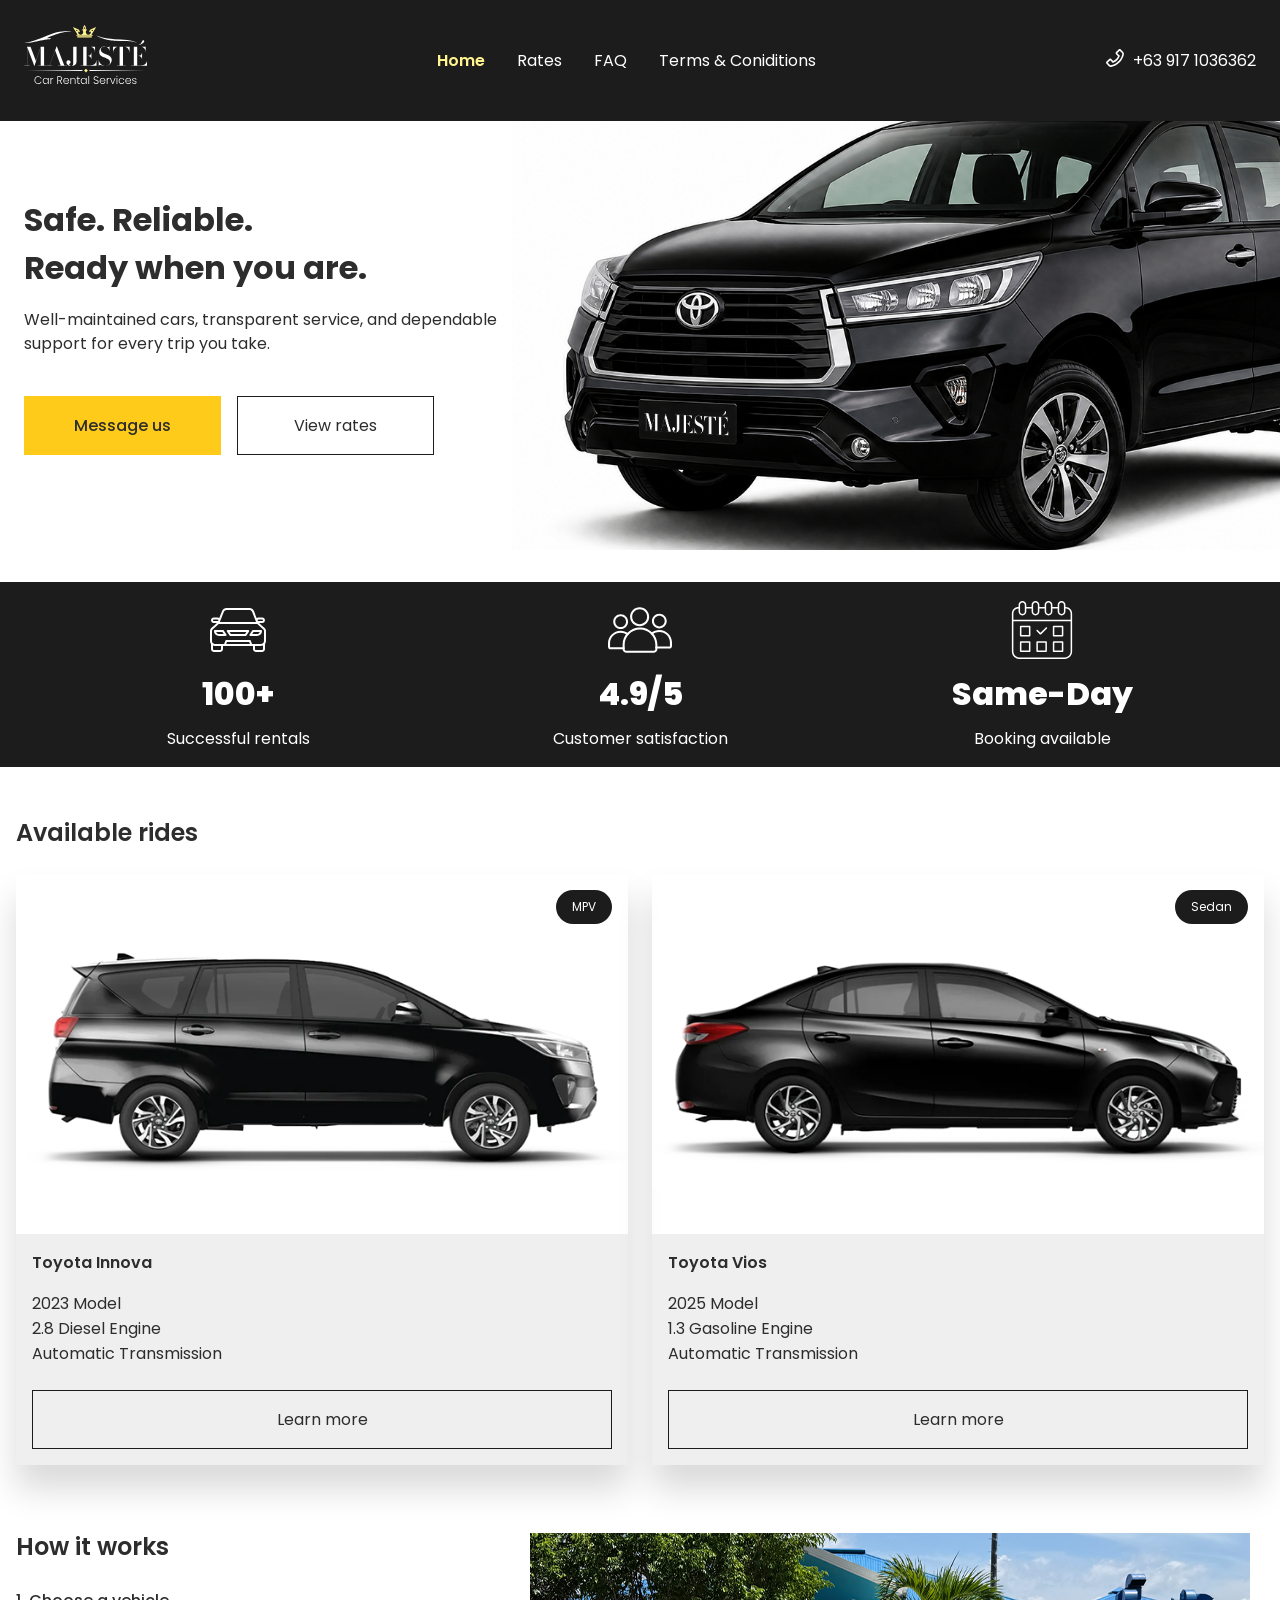
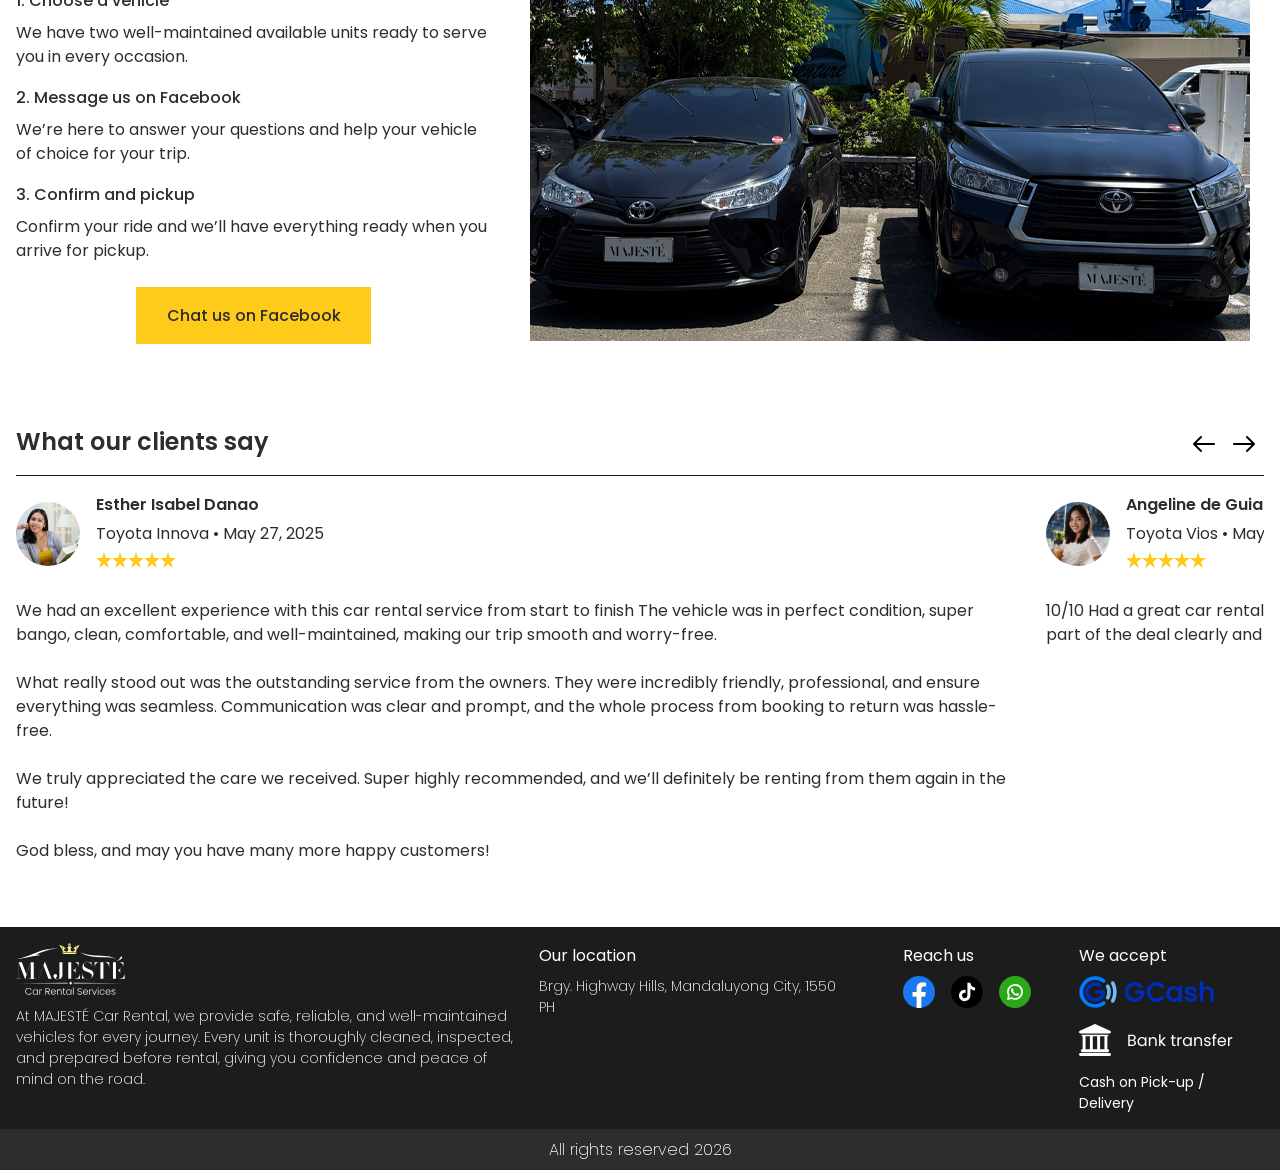
<file: index.html>
<!DOCTYPE html>
<html lang="en">
<head>
    <meta charset="UTF-8">
    <meta name="viewport" content="width=device-width, initial-scale=1.0">
    <meta http-equiv="X-UA-Compatible" content="IE=edge">
    <meta name="format-detection" content="telephone=no">
    <meta name="format-detection" content="address=no">
    <meta name="format-detection" content="date=no">
    <title>MAJESTÉ Car Rentals — Reliable Rides Across Luzon</title>
    <link rel="preload" href="css/master.css" as="style" onload="this.rel='stylesheet'">
    <link rel="preload" href="css/home.css" as="style" onload="this.rel='stylesheet'">
    <link rel="shortcut icon" href="images/icon/favicon.svg" type="image/svg+xml">
    <script src="js/main.js" defer></script>
</head>
<body>
    
    <!-- header and navigation -->

    <header class="main-header">
        <div class="head-wrap center">
            <div class="logo">
                <a href="index">
                    <svg viewBox="0 0 137 71" fill="none" xmlns="http://www.w3.org/2000/svg">
                        <path fill-rule="evenodd" clip-rule="evenodd" d="M136.53 45.0736H118.911C118.87 45.0736 118.85 45.0543 118.85 45.0146C118.85 44.9755 118.87 44.9556 118.911 44.9556H121.631C121.771 44.9556 121.842 44.9159 121.842 44.8371V24.3578C121.842 24.2789 121.771 24.2392 121.631 24.2392H118.911C118.87 24.2392 118.85 24.2199 118.85 24.1802C118.85 24.1411 118.87 24.1212 118.911 24.1212H134.898C134.959 24.1212 134.989 24.1507 134.989 24.2097V29.8838C134.989 29.9235 134.969 29.9428 134.929 29.9428C134.888 29.9428 134.868 29.9235 134.868 29.8838C134.868 29.1945 134.757 28.5148 134.536 27.8448C134.313 27.1753 133.971 26.5739 133.508 26.0423C133.044 25.5101 132.46 25.0772 131.755 24.7419C131.05 24.4071 130.214 24.2392 129.247 24.2392H125.771C125.65 24.2392 125.589 24.2789 125.589 24.3578V34.2576H126.769C127.393 34.2576 127.957 34.1594 128.461 33.962C128.965 33.7651 129.393 33.4996 129.745 33.1643C130.098 32.8295 130.37 32.4401 130.562 31.9969C130.752 31.5533 130.848 31.0758 130.848 30.5635C130.848 30.5244 130.868 30.5045 130.909 30.5045C130.949 30.5045 130.97 30.5244 130.97 30.5635V38.0696C130.97 38.1093 130.949 38.1287 130.909 38.1287C130.868 38.1287 130.848 38.1093 130.848 38.0696C130.848 37.5777 130.752 37.1046 130.562 36.6513C130.37 36.1985 130.098 35.8042 129.745 35.4689C129.393 35.1341 128.965 34.8686 128.461 34.6712C127.957 34.4743 127.393 34.3756 126.769 34.3756H125.589V44.8371C125.589 44.9159 125.65 44.9556 125.771 44.9556H129.337C130.607 44.9556 131.695 44.7732 132.601 44.4084C133.508 44.0442 134.249 43.5667 134.823 42.9755C135.397 42.3844 135.82 41.7197 136.092 40.9805C136.364 40.2418 136.5 39.488 136.5 38.7198C136.5 38.6807 136.52 38.6608 136.56 38.6608C136.601 38.6608 136.621 38.6807 136.621 38.7198V44.9851C136.621 45.0441 136.591 45.0736 136.53 45.0736ZM132.103 20.0575C131.609 20.4416 130.924 20.8311 130.048 21.2249C129.171 21.6192 128.038 21.9738 126.647 22.2887C126.607 22.3085 126.582 22.2989 126.572 22.2592C126.562 22.22 126.577 22.2002 126.617 22.2002C127.322 22.0231 127.917 21.7769 128.401 21.4615C128.884 21.1466 129.292 20.792 129.624 20.3977C129.957 20.0039 130.234 19.6048 130.456 19.2008C130.677 18.7974 130.883 18.4278 131.075 18.0925C131.266 17.7578 131.458 17.4868 131.65 17.2798C131.84 17.0732 132.077 16.9697 132.36 16.9697C132.662 16.9697 132.903 17.0582 133.085 17.2352C133.266 17.4128 133.357 17.6397 133.357 17.9149C133.357 18.2105 133.271 18.5458 133.1 18.9197C132.929 19.2942 132.596 19.6734 132.103 20.0575ZM117.037 30.7706C117.037 29.9235 116.905 29.106 116.644 28.3174C116.382 27.5299 115.989 26.8303 115.465 26.2193C114.942 25.6088 114.266 25.126 113.44 24.7714C112.614 24.4168 111.647 24.2392 110.539 24.2392H109.995C109.875 24.2392 109.814 24.2789 109.814 24.3578V44.8371C109.814 44.9159 109.875 44.9556 109.995 44.9556H112.715C112.755 44.9556 112.776 44.9755 112.776 45.0146C112.776 45.0543 112.755 45.0736 112.715 45.0736H103.165C103.124 45.0736 103.105 45.0543 103.105 45.0146C103.105 44.9755 103.124 44.9556 103.165 44.9556H105.885C106.006 44.9556 106.066 44.9159 106.066 44.8371V24.3578C106.066 24.2789 106.006 24.2392 105.885 24.2392H105.341C104.213 24.2392 103.245 24.4168 102.439 24.7714C101.633 25.126 100.974 25.6088 100.46 26.2193C99.9462 26.8303 99.5634 27.5299 99.3117 28.3174C99.0594 29.106 98.9338 29.9235 98.9338 30.7706C98.9338 30.8103 98.9135 30.8296 98.8735 30.8296C98.8329 30.8296 98.8126 30.8103 98.8126 30.7706V24.2097C98.8126 24.1507 98.8433 24.1212 98.9036 24.1212H117.097C117.137 24.1212 117.158 24.1507 117.158 24.2097V30.7706C117.158 30.8103 117.137 30.8296 117.097 30.8296C117.057 30.8296 117.037 30.8103 117.037 30.7706ZM95.4282 43.2856C94.8035 43.946 94.0231 44.4926 93.0858 44.9261C92.1491 45.359 91.0764 45.5758 89.8671 45.5758C89.323 45.5758 88.8141 45.5119 88.3408 45.3837C87.8675 45.2555 87.4194 45.1182 86.996 44.9701C86.5732 44.8226 86.175 44.6847 85.8021 44.5565C85.4291 44.4283 85.0617 44.3644 84.6992 44.3644C84.2352 44.3644 83.848 44.4825 83.5354 44.719C83.2233 44.9556 83.0467 45.2115 83.0067 45.4872C82.9864 45.5264 82.9562 45.5463 82.9162 45.5463C82.8959 45.5463 82.886 45.5264 82.886 45.4872V38.7198C82.886 38.6807 82.9058 38.6608 82.9464 38.6608C82.9864 38.6608 83.0067 38.6807 83.0067 38.7198C83.0067 39.311 83.1729 39.9955 83.5052 40.7739C83.8381 41.5523 84.3065 42.291 84.9109 42.99C85.5152 43.6896 86.2353 44.2807 87.0717 44.7636C87.9075 45.2458 88.8294 45.4872 89.8369 45.4872C90.7232 45.4872 91.5146 45.3692 92.2094 45.1326C92.9049 44.8966 93.4889 44.586 93.9622 44.2019C94.4355 43.8178 94.7937 43.3843 95.0355 42.9015C95.2768 42.4192 95.398 41.9413 95.398 41.4681C95.398 40.7589 95.2719 40.1484 95.0202 39.6361C94.7679 39.1238 94.3703 38.6608 93.8262 38.2472C93.2822 37.8331 92.5873 37.4447 91.7411 37.0799C90.8948 36.7156 89.8769 36.3262 88.6885 35.9125C87.9634 35.6567 87.2834 35.3659 86.6483 35.0408C86.0138 34.7157 85.4648 34.322 85.0013 33.8585C84.5379 33.396 84.1705 32.844 83.8984 32.2035C83.6264 31.5635 83.4904 30.8001 83.4904 29.9133C83.4904 29.0464 83.6461 28.2337 83.9588 27.4751C84.2708 26.7171 84.6942 26.0519 85.2284 25.4806C85.7615 24.9093 86.3812 24.4565 87.0865 24.1212C87.7918 23.7865 88.5377 23.6186 89.323 23.6186C89.7058 23.6186 90.0788 23.6582 90.4413 23.7371C90.8043 23.816 91.1515 23.9098 91.4844 24.0177C91.8167 24.126 92.1436 24.2199 92.4666 24.2982C92.7886 24.3776 93.1209 24.4168 93.4637 24.4168C93.9271 24.4168 94.2441 24.3379 94.4158 24.1802C94.5869 24.023 94.6928 23.8653 94.7333 23.7076C94.7333 23.6679 94.7531 23.6481 94.7937 23.6481C94.8337 23.6481 94.854 23.6679 94.854 23.7076V28.8791C94.854 28.9188 94.8337 28.9381 94.7937 28.9381C94.7531 28.9381 94.7333 28.9188 94.7333 28.8791C94.7333 28.1699 94.577 27.5046 94.2644 26.8845C93.9518 26.2638 93.5394 25.722 93.0255 25.259C92.5116 24.7961 91.9374 24.427 91.3029 24.1507C90.6683 23.875 90.0184 23.7371 89.3532 23.7371C88.7488 23.7371 88.1899 23.8358 87.6761 24.0327C87.1622 24.2296 86.719 24.5005 86.3461 24.8449C85.9732 25.1898 85.6814 25.589 85.4697 26.0423C85.2586 26.4956 85.1527 26.9778 85.1527 27.4902C85.1527 28.554 85.6106 29.4901 86.5276 30.2974C87.4441 31.1054 88.8799 31.8446 90.8345 32.5141C91.8211 32.8494 92.7184 33.1986 93.524 33.5629C94.3297 33.9277 95.0152 34.3563 95.5796 34.8488C96.1434 35.3412 96.5766 35.9077 96.8788 36.5477C97.181 37.1882 97.3324 37.9618 97.3324 38.8679C97.3324 39.5771 97.1706 40.326 96.8486 41.1135C96.5262 41.9016 96.0523 42.6258 95.4282 43.2856ZM62.7579 45.0736C62.7173 45.0736 62.697 45.0543 62.697 45.0146C62.697 44.9755 62.7173 44.9556 62.7579 44.9556H65.4776C65.6185 44.9556 65.6893 44.9159 65.6893 44.8371V24.3578C65.6893 24.2789 65.6185 24.2392 65.4776 24.2392H62.7579C62.7173 24.2392 62.697 24.2199 62.697 24.1802C62.697 24.1411 62.7173 24.1212 62.7579 24.1212H78.7453C78.8057 24.1212 78.8364 24.1507 78.8364 24.2097V29.8838C78.8364 29.9235 78.8161 29.9428 78.7755 29.9428C78.7349 29.9428 78.7152 29.9235 78.7152 29.8838C78.7152 29.1945 78.6044 28.5148 78.3828 27.8448C78.1607 27.1753 77.8185 26.5739 77.355 26.0423C76.8916 25.5101 76.3075 25.0772 75.6022 24.7419C74.8969 24.4071 74.0611 24.2392 73.0937 24.2392H69.6183C69.4976 24.2392 69.4367 24.2789 69.4367 24.3578V34.2576H70.6159C71.24 34.2576 71.8043 34.1594 72.3083 33.962C72.8112 33.7651 73.2396 33.4996 73.5928 33.1643C73.9449 32.8295 74.2169 32.4401 74.4083 31.9969C74.5997 31.5533 74.6957 31.0758 74.6957 30.5635C74.6957 30.5244 74.7154 30.5045 74.756 30.5045C74.796 30.5045 74.8169 30.5244 74.8169 30.5635V38.0696C74.8169 38.1093 74.796 38.1287 74.756 38.1287C74.7154 38.1287 74.6957 38.1093 74.6957 38.0696C74.6957 37.5777 74.5997 37.1046 74.4083 36.6513C74.2169 36.1985 73.9449 35.8042 73.5928 35.4689C73.2396 35.1341 72.8112 34.8686 72.3083 34.6712C71.8043 34.4743 71.24 34.3756 70.6159 34.3756H69.4367V44.8371C69.4367 44.9159 69.4976 44.9556 69.6183 44.9556H73.1847C74.4538 44.9556 75.5419 44.7732 76.4485 44.4084C77.355 44.0442 78.0954 43.5667 78.6702 42.9755C79.2444 42.3844 79.6673 41.7197 79.9393 40.9805C80.2113 40.2418 80.3473 39.488 80.3473 38.7198C80.3473 38.6807 80.3671 38.6608 80.4076 38.6608C80.4477 38.6608 80.468 38.6807 80.468 38.7198V44.9851C80.468 45.0441 80.4378 45.0736 80.3775 45.0736H62.7579ZM58.4965 24.2392C58.3759 24.2392 58.3155 24.2789 58.3155 24.3578V40.1382C58.3155 41.8721 57.7759 43.2121 56.6982 44.1574C55.6205 45.1031 54.1244 45.5758 52.2104 45.5758C51.5051 45.5758 50.8453 45.4577 50.2305 45.2212C49.6163 44.9851 49.0771 44.6745 48.6137 44.2904C48.1503 43.9063 47.7828 43.4734 47.5108 42.99C47.2388 42.5078 47.1028 42.0298 47.1028 41.5572C47.1028 41.1629 47.173 40.8136 47.3145 40.5078C47.4549 40.2026 47.6413 39.9419 47.8733 39.7246C48.1048 39.5084 48.357 39.3405 48.6291 39.2225C48.9011 39.1039 49.1676 39.0449 49.4298 39.0449C50.0342 39.0449 50.548 39.2568 50.9714 39.6801C51.3943 40.1044 51.606 40.6017 51.606 41.1725C51.606 41.5867 51.5352 41.8967 51.3943 42.1038C51.2533 42.3103 51.0921 42.4831 50.9106 42.6209C50.7296 42.7588 50.5678 42.9015 50.4274 43.049C50.2859 43.1971 50.2157 43.4289 50.2157 43.7438C50.2157 43.9803 50.2711 44.2019 50.3819 44.4084C50.4921 44.6155 50.6435 44.7979 50.8354 44.9556C51.0263 45.1128 51.2435 45.241 51.4853 45.3397C51.7266 45.4379 51.9685 45.4872 52.2104 45.4872C52.8751 45.4872 53.4345 45.2904 53.888 44.8966C54.341 44.5023 54.5675 43.8913 54.5675 43.0641V24.3578C54.5675 24.2789 54.5072 24.2392 54.3866 24.2392H51.6663C51.6257 24.2392 51.606 24.2199 51.606 24.1802C51.606 24.1411 51.6257 24.1212 51.6663 24.1212H61.2168C61.2568 24.1212 61.2771 24.1411 61.2771 24.1802C61.2771 24.2199 61.2568 24.2392 61.2168 24.2392H58.4965ZM47.6167 45.0146C47.6167 45.0543 47.5964 45.0736 47.5563 45.0736H37.6735C37.6329 45.0736 37.6132 45.0543 37.6132 45.0146C37.6132 44.9755 37.6329 44.9556 37.6735 44.9556H40.5747C40.6751 44.9556 40.7261 44.9159 40.7261 44.8371L38.1271 37.8041H31.0852L28.8486 43.7143C28.6468 44.2464 28.5311 44.586 28.5009 44.7341C28.4708 44.8816 28.5053 44.9556 28.6068 44.9556H31.3873C31.4274 44.9556 31.4477 44.9755 31.4477 45.0146C31.4477 45.0543 31.4274 45.0736 31.3873 45.0736H25.6748C25.6348 45.0736 25.6145 45.0543 25.6145 45.0146C25.6145 44.9755 25.6348 44.9556 25.6748 44.9556H27.9722C28.1126 44.9556 28.2185 44.8918 28.2892 44.7636C28.3594 44.6353 28.5053 44.2861 28.7274 43.7143L36.2229 23.7076C36.2427 23.6679 36.2629 23.6481 36.2832 23.6481C36.3233 23.6481 36.3534 23.6679 36.3737 23.7076L44.7456 44.8371C44.7856 44.9159 44.8663 44.9556 44.9875 44.9556H47.5563C47.5964 44.9556 47.6167 44.9755 47.6167 45.0146ZM34.6209 28.3469L31.1153 37.6855H38.0662L34.6209 28.3469ZM22.5016 44.9851H25.1917C25.2317 44.9851 25.252 45.005 25.252 45.0441C25.252 45.0833 25.2317 45.1031 25.1917 45.1031H15.6412C15.6006 45.1031 15.5809 45.0833 15.5809 45.0441C15.5809 45.005 15.6006 44.9851 15.6412 44.9851H18.3614C18.4821 44.9851 18.5424 44.946 18.5424 44.8666V24.4463L11.6217 45.4577C11.6014 45.4969 11.5713 45.5167 11.5307 45.5167C11.5104 45.5167 11.4901 45.4969 11.4704 45.4577L3.49171 24.4168V44.8666C3.49171 44.946 3.55203 44.9851 3.67324 44.9851H6.39293C6.43297 44.9851 6.45326 45.005 6.45326 45.0441C6.45326 45.0833 6.43297 45.1031 6.39293 45.1031H0.439112C0.398528 45.1031 0.378784 45.0833 0.378784 45.0441C0.378784 45.005 0.398528 44.9851 0.439112 44.9851H3.15935C3.28001 44.9851 3.34034 44.946 3.34034 44.8666V24.3578C3.34034 24.2789 3.28001 24.2392 3.15935 24.2392H0.439112C0.398528 24.2392 0.378784 24.2199 0.378784 24.1802C0.378784 24.1411 0.398528 24.1212 0.439112 24.1212H6.96714C7.12838 24.1212 7.28908 24.2982 7.45086 24.6528L13.2539 39.8727L18.3006 24.6528C18.4015 24.2982 18.532 24.1212 18.6938 24.1212H25.1917C25.2317 24.1212 25.252 24.1411 25.252 24.1802C25.252 24.2199 25.2317 24.2392 25.1917 24.2392H22.5016C22.3606 24.2392 22.2899 24.2789 22.2899 24.3578V44.8666C22.2899 44.946 22.3606 44.9851 22.5016 44.9851Z" fill="white"/>
                        <path d="M74.7778 10.7825H75.716C76.1194 10.7825 76.3768 11.2121 76.1863 11.5675C76.0937 11.7406 75.9128 11.8492 75.716 11.8492H67.155H58.5941C58.3977 11.8492 58.2168 11.7406 58.1242 11.5675C57.9337 11.2121 58.1911 10.7825 58.5941 10.7825H59.5327L54.197 2.24824L60.6372 4.95224C61.0396 5.12097 61.1589 5.59855 60.9364 5.95103C61.5914 6.07321 62.0879 6.64582 62.0879 7.33624C62.0879 7.64364 61.987 7.9263 61.8197 8.15806C61.8197 6.87612 60.1397 6.6623 60.1397 7.92194C60.1397 9.56412 61.5618 10.8742 63.2423 10.6885C64.4801 10.5513 65.5012 9.56897 65.6796 8.33697C65.8658 7.0497 65.1686 5.90303 64.1068 5.40412C64.3846 5.17042 64.7434 5.02933 65.1351 5.02933C65.4464 5.02933 65.7359 5.11951 65.9817 5.27321C65.7921 4.72679 65.5924 3.97867 65.5924 3.23879C65.5924 1.82885 67.155 0 67.155 0C67.155 0 68.7182 1.82885 68.7182 3.23879C68.7182 3.97867 68.5184 4.72679 68.3288 5.27321C68.5747 5.11951 68.8641 5.02933 69.1754 5.02933C69.5671 5.02933 69.9254 5.17042 70.2037 5.40412C69.1419 5.90303 68.4447 7.0497 68.6309 8.33697C68.8093 9.56897 69.8304 10.5513 71.0682 10.6885C72.7487 10.8742 74.1708 9.56412 74.1708 7.92194C74.1708 6.6623 72.4908 6.87612 72.4908 8.15806C72.3235 7.9263 72.2227 7.64364 72.2227 7.33624C72.2227 6.64582 72.7191 6.07321 73.3742 5.95103C73.1511 5.59855 73.2709 5.12097 73.6728 4.95224L80.1136 2.24824L74.7778 10.7825ZM58.5654 5.36C58.1722 5.36 57.8537 5.67855 57.8537 6.07127C57.8537 6.464 58.1722 6.78303 58.5654 6.78303C58.9587 6.78303 59.2772 6.464 59.2772 6.07127C59.2772 5.67855 58.9587 5.36 58.5654 5.36ZM67.155 2.26618C67.155 2.26618 66.6159 2.77867 66.6159 3.41091C66.6159 4.04315 67.155 4.55564 67.155 4.55564C67.155 4.55564 67.6947 4.04315 67.6947 3.41091C67.6947 2.77867 67.155 2.26618 67.155 2.26618ZM75.7451 5.36C75.3519 5.36 75.0333 5.67855 75.0333 6.07127C75.0333 6.464 75.3519 6.78303 75.7451 6.78303C76.1383 6.78303 76.4568 6.464 76.4568 6.07127C76.4568 5.67855 76.1383 5.36 75.7451 5.36ZM59.1502 12.5367H75.1604C75.2244 12.5367 75.2762 12.5886 75.2762 12.6531V13.7198C75.2762 13.7842 75.2244 13.8361 75.1604 13.8361H59.1502C59.0862 13.8361 59.0338 13.7842 59.0338 13.7198V12.6531C59.0338 12.5886 59.0862 12.5367 59.1502 12.5367Z" fill="#FFF48E"/>
                        <path d="M52.2576 6.81214C52.2576 6.81214 40.5998 6.3007 30.5554 10.0186C20.511 13.7366 8.40506 19.5462 0.378784 19.8718C0.378784 19.8718 5.62459 20.0576 11.813 18.5702C17.1248 17.2941 25.4888 15.5496 28.8071 15.6884L30.1072 14.7125L25.3096 14.5726C25.3096 14.5726 36.9674 8.02081 52.2576 6.81214Z" fill="white"/>
                        <path d="M79.8939 11.6364C82.1999 12.4749 84.5733 13.1677 86.9564 13.7499C89.7783 14.4544 92.694 14.9749 95.5813 15.3457C96.0816 15.3956 97.2698 15.5258 97.7554 15.5747C98.2293 15.608 99.4487 15.697 99.9343 15.7332C104.865 15.9172 109.786 15.9152 114.72 16.5111C118.656 16.9671 122.691 17.9328 126.051 20.1001C122.379 18.6089 118.524 18.06 114.6 17.8819C109.714 17.6158 104.741 17.7322 99.8259 17.4896C99.1077 17.4318 98.3045 17.3477 97.5815 17.2831C97.089 17.2283 95.8608 17.0463 95.3507 16.9759C92.4018 16.4876 89.4705 15.7596 86.6555 14.7547C84.3241 13.9191 82.0123 12.9279 79.8939 11.6373V11.6364Z" fill="white"/>
                        <rect x="68.7424" y="48.4848" width="2.90909" height="2.90909" transform="rotate(45 68.7424 48.4848)" fill="#FFF48E"/>
                        <path d="M3.28787 50.4242L64.8636 49.9394V50.9091L3.28787 50.4242Z" fill="white"/>
                        <path d="M134.197 50.4242L72.6212 49.9394V50.9091L134.197 50.4242Z" fill="white"/>
                        <path d="M11.576 61.1636C11.576 60.3396 11.756 59.6036 12.116 58.9556C12.476 58.2996 12.968 57.7916 13.592 57.4316C14.216 57.0636 14.912 56.8796 15.68 56.8796C16.616 56.8796 17.416 57.1036 18.08 57.5516C18.752 57.9916 19.24 58.6156 19.544 59.4236H18.56C18.32 58.8556 17.952 58.4116 17.456 58.0916C16.968 57.7716 16.376 57.6116 15.68 57.6116C15.064 57.6116 14.508 57.7556 14.012 58.0436C13.524 58.3316 13.14 58.7476 12.86 59.2916C12.58 59.8276 12.44 60.4516 12.44 61.1636C12.44 61.8756 12.58 62.4996 12.86 63.0356C13.14 63.5716 13.524 63.9836 14.012 64.2716C14.508 64.5596 15.064 64.7036 15.68 64.7036C16.376 64.7036 16.968 64.5476 17.456 64.2356C17.952 63.9156 18.32 63.4756 18.56 62.9156H19.544C19.24 63.7156 18.752 64.3356 18.08 64.7756C17.408 65.2156 16.608 65.4356 15.68 65.4356C14.912 65.4356 14.216 65.2556 13.592 64.8956C12.968 64.5276 12.476 64.0196 12.116 63.3716C11.756 62.7236 11.576 61.9876 11.576 61.1636ZM20.8338 62.0756C20.8338 61.4036 20.9658 60.8156 21.2298 60.3116C21.5018 59.7996 21.8738 59.4076 22.3458 59.1356C22.8258 58.8556 23.3658 58.7156 23.9658 58.7156C24.5898 58.7156 25.1258 58.8596 25.5738 59.1476C26.0298 59.4356 26.3578 59.8036 26.5578 60.2516V58.8116H27.3978V65.3636H26.5578V63.9116C26.3498 64.3596 26.0178 64.7316 25.5618 65.0276C25.1138 65.3156 24.5778 65.4596 23.9538 65.4596C23.3618 65.4596 22.8258 65.3196 22.3458 65.0396C21.8738 64.7596 21.5018 64.3636 21.2298 63.8516C20.9658 63.3396 20.8338 62.7476 20.8338 62.0756ZM26.5578 62.0876C26.5578 61.5596 26.4498 61.0956 26.2338 60.6956C26.0178 60.2956 25.7218 59.9876 25.3458 59.7716C24.9778 59.5556 24.5698 59.4476 24.1218 59.4476C23.6578 59.4476 23.2418 59.5516 22.8738 59.7596C22.5058 59.9676 22.2138 60.2716 21.9978 60.6716C21.7898 61.0636 21.6858 61.5316 21.6858 62.0756C21.6858 62.6116 21.7898 63.0836 21.9978 63.4916C22.2138 63.8916 22.5058 64.1996 22.8738 64.4156C23.2418 64.6236 23.6578 64.7276 24.1218 64.7276C24.5698 64.7276 24.9778 64.6196 25.3458 64.4036C25.7218 64.1876 26.0178 63.8796 26.2338 63.4796C26.4498 63.0796 26.5578 62.6156 26.5578 62.0876ZM30.1555 59.9756C30.3395 59.5676 30.6195 59.2516 30.9955 59.0276C31.3795 58.8036 31.8475 58.6916 32.3995 58.6916V59.5676H32.1715C31.5635 59.5676 31.0755 59.7316 30.7075 60.0596C30.3395 60.3876 30.1555 60.9356 30.1555 61.7036V65.3636H29.3155V58.8116H30.1555V59.9756ZM41.4201 65.3636L39.3441 61.8596H37.7961V65.3636H36.9561V56.9756H39.4761C40.4121 56.9756 41.1201 57.1996 41.6001 57.6476C42.0881 58.0956 42.3321 58.6836 42.3321 59.4116C42.3321 60.0196 42.1561 60.5396 41.8041 60.9716C41.4601 61.3956 40.9481 61.6716 40.2681 61.7996L42.4281 65.3636H41.4201ZM37.7961 61.1756H39.4881C40.1441 61.1756 40.6361 61.0156 40.9641 60.6956C41.3001 60.3756 41.4681 59.9476 41.4681 59.4116C41.4681 58.8596 41.3081 58.4356 40.9881 58.1396C40.6681 57.8356 40.1641 57.6836 39.4761 57.6836H37.7961V61.1756ZM49.9271 61.7516C49.9271 62.0396 49.9191 62.2596 49.9031 62.4116H44.4671C44.4911 62.9076 44.6111 63.3316 44.8271 63.6836C45.0431 64.0356 45.3271 64.3036 45.6791 64.4876C46.0311 64.6636 46.4151 64.7516 46.8311 64.7516C47.3751 64.7516 47.8311 64.6196 48.1991 64.3556C48.5751 64.0916 48.8231 63.7356 48.9431 63.2876H49.8311C49.6711 63.9276 49.3271 64.4516 48.7991 64.8596C48.2791 65.2596 47.6231 65.4596 46.8311 65.4596C46.2151 65.4596 45.6631 65.3236 45.1751 65.0516C44.6871 64.7716 44.3031 64.3796 44.0231 63.8756C43.7511 63.3636 43.6151 62.7676 43.6151 62.0876C43.6151 61.4076 43.7511 60.8116 44.0231 60.2996C44.2951 59.7876 44.6751 59.3956 45.1631 59.1236C45.6511 58.8516 46.2071 58.7156 46.8311 58.7156C47.4551 58.7156 47.9991 58.8516 48.4631 59.1236C48.9351 59.3956 49.2951 59.7636 49.5431 60.2276C49.7991 60.6836 49.9271 61.1916 49.9271 61.7516ZM49.0751 61.7276C49.0831 61.2396 48.9831 60.8236 48.7751 60.4796C48.5751 60.1356 48.2991 59.8756 47.9471 59.6996C47.5951 59.5236 47.2111 59.4356 46.7951 59.4356C46.1711 59.4356 45.6391 59.6356 45.1991 60.0356C44.7591 60.4356 44.5151 60.9996 44.4671 61.7276H49.0751ZM54.5359 58.6916C55.3199 58.6916 55.9599 58.9356 56.4559 59.4236C56.9519 59.9036 57.1999 60.6036 57.1999 61.5236V65.3636H56.3719V61.6196C56.3719 60.9076 56.1919 60.3636 55.8319 59.9876C55.4799 59.6116 54.9959 59.4236 54.3799 59.4236C53.7479 59.4236 53.2439 59.6236 52.8679 60.0236C52.4919 60.4236 52.3039 61.0116 52.3039 61.7876V65.3636H51.4639V58.8116H52.3039V59.9276C52.5119 59.5276 52.8119 59.2236 53.2039 59.0156C53.5959 58.7996 54.0399 58.6916 54.5359 58.6916ZM60.1497 59.5196V63.5876C60.1497 63.9876 60.2257 64.2636 60.3777 64.4156C60.5297 64.5676 60.7977 64.6436 61.1817 64.6436H61.9497V65.3636H61.0497C60.4577 65.3636 60.0177 65.2276 59.7297 64.9556C59.4417 64.6756 59.2977 64.2196 59.2977 63.5876V59.5196H58.3857V58.8116H59.2977V57.1676H60.1497V58.8116H61.9497V59.5196H60.1497ZM62.951 62.0756C62.951 61.4036 63.083 60.8156 63.347 60.3116C63.619 59.7996 63.991 59.4076 64.463 59.1356C64.943 58.8556 65.483 58.7156 66.083 58.7156C66.707 58.7156 67.243 58.8596 67.691 59.1476C68.147 59.4356 68.475 59.8036 68.675 60.2516V58.8116H69.515V65.3636H68.675V63.9116C68.467 64.3596 68.135 64.7316 67.679 65.0276C67.231 65.3156 66.695 65.4596 66.071 65.4596C65.479 65.4596 64.943 65.3196 64.463 65.0396C63.991 64.7596 63.619 64.3636 63.347 63.8516C63.083 63.3396 62.951 62.7476 62.951 62.0756ZM68.675 62.0876C68.675 61.5596 68.567 61.0956 68.351 60.6956C68.135 60.2956 67.839 59.9876 67.463 59.7716C67.095 59.5556 66.687 59.4476 66.239 59.4476C65.775 59.4476 65.359 59.5516 64.991 59.7596C64.623 59.9676 64.331 60.2716 64.115 60.6716C63.907 61.0636 63.803 61.5316 63.803 62.0756C63.803 62.6116 63.907 63.0836 64.115 63.4916C64.331 63.8916 64.623 64.1996 64.991 64.4156C65.359 64.6236 65.775 64.7276 66.239 64.7276C66.687 64.7276 67.095 64.6196 67.463 64.4036C67.839 64.1876 68.135 63.8796 68.351 63.4796C68.567 63.0796 68.675 62.6156 68.675 62.0876ZM72.2727 56.4836V65.3636H71.4327V56.4836H72.2727ZM80.0118 65.4476C79.4598 65.4476 78.9718 65.3516 78.5478 65.1596C78.1318 64.9676 77.8038 64.6996 77.5638 64.3556C77.3238 64.0116 77.1958 63.6276 77.1798 63.2036H78.0678C78.1078 63.6116 78.2878 63.9716 78.6078 64.2836C78.9278 64.5876 79.3958 64.7396 80.0118 64.7396C80.5798 64.7396 81.0278 64.5956 81.3558 64.3076C81.6918 64.0116 81.8598 63.6396 81.8598 63.1916C81.8598 62.8316 81.7678 62.5436 81.5838 62.3276C81.3998 62.1036 81.1718 61.9396 80.8998 61.8356C80.6278 61.7236 80.2518 61.6036 79.7718 61.4756C79.2118 61.3236 78.7678 61.1756 78.4398 61.0316C78.1118 60.8876 77.8318 60.6636 77.5998 60.3596C77.3678 60.0556 77.2518 59.6436 77.2518 59.1236C77.2518 58.6916 77.3638 58.3076 77.5878 57.9716C77.8118 57.6276 78.1278 57.3596 78.5358 57.1676C78.9438 56.9756 79.4118 56.8796 79.9398 56.8796C80.7158 56.8796 81.3398 57.0716 81.8118 57.4556C82.2918 57.8316 82.5678 58.3196 82.6398 58.9196H81.7278C81.6718 58.5756 81.4838 58.2716 81.1638 58.0076C80.8438 57.7356 80.4118 57.5996 79.8678 57.5996C79.3638 57.5996 78.9438 57.7356 78.6078 58.0076C78.2718 58.2716 78.1038 58.6356 78.1038 59.0996C78.1038 59.4516 78.1958 59.7356 78.3798 59.9516C78.5638 60.1676 78.7918 60.3316 79.0638 60.4436C79.3438 60.5556 79.7198 60.6756 80.1918 60.8036C80.7358 60.9556 81.1758 61.1076 81.5118 61.2596C81.8478 61.4036 82.1318 61.6276 82.3638 61.9316C82.5958 62.2356 82.7118 62.6436 82.7118 63.1556C82.7118 63.5476 82.6078 63.9196 82.3998 64.2716C82.1918 64.6236 81.8838 64.9076 81.4758 65.1236C81.0678 65.3396 80.5798 65.4476 80.0118 65.4476ZM90.263 61.7516C90.263 62.0396 90.255 62.2596 90.239 62.4116H84.803C84.827 62.9076 84.947 63.3316 85.163 63.6836C85.379 64.0356 85.663 64.3036 86.015 64.4876C86.367 64.6636 86.751 64.7516 87.167 64.7516C87.711 64.7516 88.167 64.6196 88.535 64.3556C88.911 64.0916 89.159 63.7356 89.279 63.2876H90.167C90.007 63.9276 89.663 64.4516 89.135 64.8596C88.615 65.2596 87.959 65.4596 87.167 65.4596C86.551 65.4596 85.999 65.3236 85.511 65.0516C85.023 64.7716 84.639 64.3796 84.359 63.8756C84.087 63.3636 83.951 62.7676 83.951 62.0876C83.951 61.4076 84.087 60.8116 84.359 60.2996C84.631 59.7876 85.011 59.3956 85.499 59.1236C85.987 58.8516 86.543 58.7156 87.167 58.7156C87.791 58.7156 88.335 58.8516 88.799 59.1236C89.271 59.3956 89.631 59.7636 89.879 60.2276C90.135 60.6836 90.263 61.1916 90.263 61.7516ZM89.411 61.7276C89.419 61.2396 89.319 60.8236 89.111 60.4796C88.911 60.1356 88.635 59.8756 88.283 59.6996C87.931 59.5236 87.547 59.4356 87.131 59.4356C86.507 59.4356 85.975 59.6356 85.535 60.0356C85.095 60.4356 84.851 60.9996 84.803 61.7276H89.411ZM92.6398 59.9756C92.8238 59.5676 93.1038 59.2516 93.4798 59.0276C93.8638 58.8036 94.3318 58.6916 94.8838 58.6916V59.5676H94.6558C94.0478 59.5676 93.5598 59.7316 93.1918 60.0596C92.8238 60.3876 92.6398 60.9356 92.6398 61.7036V65.3636H91.7998V58.8116H92.6398V59.9756ZM98.4755 64.5476L100.684 58.8116H101.572L98.9435 65.3636H97.9955L95.3675 58.8116H96.2675L98.4755 64.5476ZM103.13 57.5756C102.962 57.5756 102.818 57.5156 102.698 57.3956C102.578 57.2756 102.518 57.1276 102.518 56.9516C102.518 56.7756 102.578 56.6316 102.698 56.5196C102.818 56.3996 102.962 56.3396 103.13 56.3396C103.298 56.3396 103.442 56.3996 103.562 56.5196C103.682 56.6316 103.742 56.7756 103.742 56.9516C103.742 57.1276 103.682 57.2756 103.562 57.3956C103.442 57.5156 103.298 57.5756 103.13 57.5756ZM103.55 58.8116V65.3636H102.71V58.8116H103.55ZM105.068 62.0876C105.068 61.4076 105.204 60.8156 105.476 60.3116C105.748 59.7996 106.124 59.4076 106.604 59.1356C107.084 58.8556 107.632 58.7156 108.248 58.7156C109.056 58.7156 109.72 58.9156 110.24 59.3156C110.768 59.7156 111.108 60.2596 111.26 60.9476H110.36C110.248 60.4756 110.004 60.1076 109.628 59.8436C109.26 59.5716 108.8 59.4356 108.248 59.4356C107.808 59.4356 107.412 59.5356 107.06 59.7356C106.708 59.9356 106.428 60.2356 106.22 60.6356C106.02 61.0276 105.92 61.5116 105.92 62.0876C105.92 62.6636 106.02 63.1516 106.22 63.5516C106.428 63.9516 106.708 64.2516 107.06 64.4516C107.412 64.6516 107.808 64.7516 108.248 64.7516C108.8 64.7516 109.26 64.6196 109.628 64.3556C110.004 64.0836 110.248 63.7076 110.36 63.2276H111.26C111.108 63.8996 110.768 64.4396 110.24 64.8476C109.712 65.2556 109.048 65.4596 108.248 65.4596C107.632 65.4596 107.084 65.3236 106.604 65.0516C106.124 64.7716 105.748 64.3796 105.476 63.8756C105.204 63.3636 105.068 62.7676 105.068 62.0876ZM118.74 61.7516C118.74 62.0396 118.732 62.2596 118.716 62.4116H113.28C113.304 62.9076 113.424 63.3316 113.64 63.6836C113.856 64.0356 114.14 64.3036 114.492 64.4876C114.844 64.6636 115.228 64.7516 115.644 64.7516C116.188 64.7516 116.644 64.6196 117.012 64.3556C117.388 64.0916 117.636 63.7356 117.756 63.2876H118.644C118.484 63.9276 118.14 64.4516 117.612 64.8596C117.092 65.2596 116.436 65.4596 115.644 65.4596C115.028 65.4596 114.476 65.3236 113.988 65.0516C113.5 64.7716 113.116 64.3796 112.836 63.8756C112.564 63.3636 112.428 62.7676 112.428 62.0876C112.428 61.4076 112.564 60.8116 112.836 60.2996C113.108 59.7876 113.488 59.3956 113.976 59.1236C114.464 58.8516 115.02 58.7156 115.644 58.7156C116.268 58.7156 116.812 58.8516 117.276 59.1236C117.748 59.3956 118.108 59.7636 118.356 60.2276C118.612 60.6836 118.74 61.1916 118.74 61.7516ZM117.888 61.7276C117.896 61.2396 117.796 60.8236 117.588 60.4796C117.388 60.1356 117.112 59.8756 116.76 59.6996C116.408 59.5236 116.024 59.4356 115.608 59.4356C114.984 59.4356 114.452 59.6356 114.012 60.0356C113.572 60.4356 113.328 60.9996 113.28 61.7276H117.888ZM122.532 65.4596C121.78 65.4596 121.164 65.2876 120.684 64.9436C120.212 64.5916 119.948 64.1156 119.892 63.5156H120.756C120.796 63.8836 120.968 64.1836 121.272 64.4156C121.584 64.6396 122 64.7516 122.52 64.7516C122.976 64.7516 123.332 64.6436 123.588 64.4276C123.852 64.2116 123.984 63.9436 123.984 63.6236C123.984 63.3996 123.912 63.2156 123.768 63.0716C123.624 62.9276 123.44 62.8156 123.216 62.7356C123 62.6476 122.704 62.5556 122.328 62.4596C121.84 62.3316 121.444 62.2036 121.14 62.0756C120.836 61.9476 120.576 61.7596 120.36 61.5116C120.152 61.2556 120.048 60.9156 120.048 60.4916C120.048 60.1716 120.144 59.8756 120.336 59.6036C120.528 59.3316 120.8 59.1156 121.152 58.9556C121.504 58.7956 121.904 58.7156 122.352 58.7156C123.056 58.7156 123.624 58.8956 124.056 59.2556C124.488 59.6076 124.72 60.0956 124.752 60.7196H123.912C123.888 60.3356 123.736 60.0276 123.456 59.7956C123.184 59.5556 122.808 59.4356 122.328 59.4356C121.904 59.4356 121.56 59.5356 121.296 59.7356C121.032 59.9356 120.9 60.1836 120.9 60.4796C120.9 60.7356 120.976 60.9476 121.128 61.1156C121.288 61.2756 121.484 61.4036 121.716 61.4996C121.948 61.5876 122.26 61.6876 122.652 61.7996C123.124 61.9276 123.5 62.0516 123.78 62.1716C124.06 62.2916 124.3 62.4676 124.5 62.6996C124.7 62.9316 124.804 63.2396 124.812 63.6236C124.812 63.9756 124.716 64.2916 124.524 64.5716C124.332 64.8436 124.064 65.0596 123.72 65.2196C123.376 65.3796 122.98 65.4596 122.532 65.4596Z" fill="white"/>
                    </svg>
                </a>
            </div>
            <nav class="navigation">
                <ul class="menu">
                    <li class="menu-list active"><a href="index">Home</a></li>
                    <li class="menu-list"><a href="rates">Rates</a></li>
                    <li class="menu-list"><a href="faq">FAQ</a></li>
                    <li class="menu-list"><a href="termsandconditions">Terms & Coniditions</a></li>
                </ul>
            </nav>
            <div class="burger-icon">
                <span class="hr-1"></span>
                <span class="hr-2"></span>
                <span class="hr-3"></span>
            </div>
            <div class="contact">
                <svg width="20" height="20" viewBox="0 0 20 20" fill="none" xmlns="http://www.w3.org/2000/svg">
                    <path d="M18.1495 3.89955L15.7723 1.52455C15.4821 1.23437 15.0937 1.07143 14.683 1.07143C14.2723 1.07143 13.8839 1.23214 13.5937 1.52455L11.0335 4.08036C10.7433 4.37053 10.5803 4.76116 10.5803 5.17187C10.5803 5.58482 10.7411 5.97098 11.0335 6.26339L13.0335 8.26562C12.5778 9.3272 11.9232 10.2917 11.1049 11.1071C10.2857 11.9308 9.32811 12.5804 8.26561 13.0402L6.26561 11.0379C5.97543 10.7478 5.58704 10.5848 5.17632 10.5848C4.97374 10.5841 4.77305 10.6238 4.586 10.7016C4.39895 10.7794 4.22932 10.8937 4.08704 11.0379L1.52454 13.5937C1.23436 13.8839 1.07141 14.2746 1.07141 14.6853C1.07141 15.0982 1.23213 15.4844 1.52454 15.7768L3.89954 18.1518C4.39507 18.6473 5.07811 18.9308 5.779 18.9308C5.92409 18.9308 6.06472 18.9196 6.20757 18.8951C9.16293 18.4085 12.096 16.8348 14.4643 14.4688C16.8303 12.0982 18.4018 9.16518 18.8928 6.20759C19.0335 5.3683 18.7522 4.50446 18.1495 3.89955ZM17.3103 5.94196C16.875 8.57366 15.4598 11.1987 13.3281 13.3304C11.1964 15.4621 8.57364 16.8772 5.94195 17.3125C5.61159 17.3683 5.2723 17.2567 5.03123 17.0179L2.69864 14.6853L5.17186 12.2098L7.84597 14.8884L7.86605 14.9085L8.3482 14.7299C9.81009 14.1924 11.1376 13.3435 12.2388 12.2419C13.34 11.1404 14.1885 9.81253 14.7254 8.35045L14.904 7.8683L12.2076 5.17411L14.6808 2.69866L17.0134 5.03125C17.2544 5.27232 17.3661 5.61161 17.3103 5.94196Z" fill="white"/>
                </svg>
                <span>+63 917 1036362</span>
            </div>
        </div>
    </header>

    <main class="body-wrapper">

        <!-- hero section -->

        <div class="main-hero">
            <div class="hero-wrap center">
                <div class="hero-text">
                    <h1>Safe. Reliable.<br>Ready when you are.</h1>
                    <p>Well-maintained cars, transparent service, and dependable support for every trip you take.</p>
                    <div class="hero-btn">
                        <a href="https://m.me/593561504055977" class="pri-btn">Message us</a>
                        <a href="rates" class="sec-btn">View rates</a>
                    </div>
                </div>
            </div>
        </div>

        <!-- stats -->

        <div class="main-stat">
            <div class="stat-wrap center">
                <div class="stat-item">
                    <svg viewBox="0 0 32 32" fill="none" xmlns="http://www.w3.org/2000/svg">
                        <path d="M29.9227 16.02C29.8037 15.5675 29.5532 15.1605 29.2029 14.8503C28.2132 14.0255 27.0984 13.0458 26.5536 12.5009H28.1332C28.491 12.4967 28.8327 12.3516 29.0842 12.097C29.3358 11.8425 29.4768 11.4991 29.4768 11.1412C29.4768 10.7834 29.3357 10.44 29.0842 10.1855C28.8327 9.93095 28.4909 9.78585 28.1331 9.78163C27.3843 9.82275 25.987 9.61263 25.3589 10.0915C24.914 8.97184 24.3792 7.6022 23.9693 6.54245C23.7801 6.08596 23.4596 5.69594 23.0484 5.42184C22.6373 5.14775 22.154 5.00193 21.6599 5.00287H10.3328C9.83684 5.00252 9.35198 5.14966 8.93987 5.42559C8.52776 5.70152 8.20701 6.09376 8.0184 6.55246C7.61351 7.60717 7.07864 8.97184 6.63378 10.0915C6.00519 9.60833 4.59336 9.82704 3.85945 9.7816C3.50148 9.78561 3.15953 9.93063 2.90782 10.1852C2.6561 10.4397 2.51493 10.7833 2.51494 11.1413C2.51495 11.4993 2.65613 11.8428 2.90786 12.0974C3.15958 12.3519 3.50154 12.4969 3.85951 12.5009H5.43908C4.88924 13.0508 3.77451 14.0305 2.75979 14.8753C2.51789 15.0933 2.32506 15.3603 2.19407 15.6584C2.06308 15.9566 1.99693 16.2792 1.99998 16.6048V21.4986C1.99783 22.0397 2.17345 22.5666 2.49985 22.9982V25.4975C2.50101 25.8949 2.65938 26.2756 2.94036 26.5566C3.22135 26.8376 3.60211 26.996 3.99948 26.9971H6.99868C7.39604 26.996 7.7768 26.8376 8.05778 26.5566C8.33876 26.2756 8.49713 25.8949 8.49828 25.4975V23.9979H23.4944V25.4975C23.4948 25.8951 23.6529 26.2763 23.9341 26.5574C24.2152 26.8386 24.5964 26.9967 24.994 26.9971H27.9932C28.3908 26.9967 28.772 26.8386 29.0531 26.5574C29.3342 26.2763 29.4924 25.8951 29.4928 25.4975V22.9982C29.8192 22.5666 29.9948 22.0397 29.9927 21.4986C29.9686 21.1784 30.0587 16.1518 29.9227 16.02ZM26.4186 10.7814H28.1332C28.2275 10.7831 28.3173 10.8219 28.3833 10.8892C28.4493 10.9565 28.4863 11.047 28.4863 11.1413C28.4863 11.2356 28.4493 11.3261 28.3833 11.3934C28.3172 11.4607 28.2274 11.4994 28.1332 11.5012H25.9387C25.8787 11.3662 25.8188 11.2112 25.7538 11.0463C25.9349 10.8787 26.1718 10.7843 26.4186 10.7814ZM8.94818 6.92734C9.06016 6.6525 9.25192 6.41752 9.49871 6.25269C9.74551 6.08786 10.036 6.00075 10.3328 6.0026H21.6599C21.9542 6.00018 22.2425 6.08541 22.4882 6.24742C22.7339 6.40944 22.9258 6.64091 23.0395 6.91236C23.1745 7.26725 24.969 11.7711 25.069 12.001H6.92368C7.54355 10.5664 8.78822 7.34725 8.94818 6.92734ZM3.85948 11.5012C3.76521 11.4994 3.67541 11.4607 3.60938 11.3934C3.54335 11.3261 3.50636 11.2355 3.50636 11.1412C3.50637 11.047 3.54336 10.9564 3.6094 10.8891C3.67544 10.8218 3.76524 10.7831 3.85951 10.7814H5.57406C5.82082 10.7843 6.05772 10.8787 6.23886 11.0463C6.17386 11.2112 6.1139 11.3662 6.05391 11.5012H3.85948ZM7.49854 25.4975C7.49816 25.63 7.44537 25.7569 7.35171 25.8505C7.25805 25.9442 7.13113 25.997 6.99868 25.9974H3.99948C3.86702 25.997 3.74011 25.9442 3.64645 25.8505C3.55279 25.7569 3.5 25.63 3.49961 25.4975V23.7929C3.81566 23.9279 4.1557 23.9976 4.49935 23.9979H7.49856L7.49854 25.4975ZM10.1292 22.9982L10.4965 21.9984H21.6028L21.945 22.9982H10.1292ZM28.4931 25.4975C28.4929 25.63 28.4402 25.7571 28.3465 25.8508C28.2528 25.9445 28.1257 25.9972 27.9932 25.9974H24.994C24.8615 25.9972 24.7344 25.9445 24.6407 25.8508C24.547 25.7571 24.4943 25.63 24.4941 25.4975V23.9979C25.2716 23.9459 27.8451 24.1564 28.4931 23.793L28.4931 25.4975ZM27.4933 22.9982H23.0018L22.4329 21.3367C22.3991 21.2381 22.3354 21.1525 22.2506 21.0919C22.1658 21.0313 22.0641 20.9987 21.9599 20.9987H10.1478C10.0454 20.9987 9.94558 21.0301 9.86168 21.0887C9.77779 21.1473 9.7139 21.2302 9.67864 21.3262L9.06433 22.9982C8.31706 22.9998 5.29483 22.997 4.49933 22.9982C4.30239 22.9982 4.10737 22.9594 3.92542 22.8841C3.74346 22.8087 3.57814 22.6983 3.43888 22.559C3.29962 22.4197 3.18916 22.2544 3.11381 22.0725C3.03846 21.8905 2.99969 21.6955 2.99972 21.4986V16.6048C3.00086 16.4201 3.03957 16.2376 3.11347 16.0683C3.18738 15.899 3.29495 15.7465 3.42963 15.6201C3.98945 15.1502 5.62904 13.7706 6.33884 13.0008H25.6538C26.3636 13.7706 28.0032 15.1452 28.5381 15.5951C28.68 15.7225 28.7937 15.8781 28.872 16.052C28.9503 16.2258 28.9915 16.4141 28.9929 16.6048L28.9929 21.4986C28.9918 21.8959 28.8334 22.2767 28.5524 22.5577C28.2715 22.8386 27.8907 22.997 27.4933 22.9982Z" fill="white"/>
                        <path d="M8.87903 16.2224C8.83338 16.154 8.77156 16.0979 8.69906 16.0591C8.62655 16.0203 8.5456 16 8.46338 16H4.49932C4.36675 16 4.23961 16.0527 4.14587 16.1464C4.05212 16.2402 3.99946 16.3673 3.99945 16.4999C4.00023 17.1625 4.2638 17.7978 4.73235 18.2663C5.2009 18.7349 5.83617 18.9984 6.4988 18.9992H9.79797C9.88801 18.9981 9.97609 18.9728 10.053 18.926C10.13 18.8793 10.193 18.8127 10.2354 18.7333C10.2779 18.6539 10.2982 18.5645 10.2944 18.4746C10.2906 18.3846 10.2627 18.2973 10.2136 18.2218L8.87903 16.2224ZM6.4988 17.9995C6.18876 17.9991 5.88643 17.9029 5.63327 17.7239C5.38012 17.5449 5.18856 17.2919 5.08486 16.9998H8.19611L8.86342 17.9995H6.4988Z" fill="white"/>
                        <path d="M21.13 16H10.8627C10.7727 16.0012 10.6846 16.0264 10.6077 16.0732C10.5307 16.12 10.4677 16.1865 10.4253 16.2659C10.3828 16.3454 10.3625 16.4347 10.3663 16.5246C10.3701 16.6146 10.398 16.7019 10.4471 16.7774L11.7816 18.7769C11.8273 18.8453 11.8891 18.9013 11.9616 18.9401C12.0341 18.9789 12.1151 18.9992 12.1973 18.9992H19.7954C19.8776 18.9992 19.9586 18.9789 20.0311 18.9401C20.1036 18.9013 20.1654 18.8453 20.2111 18.7769L21.5457 16.7774C21.5947 16.7019 21.6226 16.6146 21.6264 16.5246C21.6303 16.4347 21.6099 16.3453 21.5674 16.2659C21.525 16.1865 21.462 16.12 21.3851 16.0732C21.3081 16.0264 21.22 16.0011 21.13 16ZM19.5282 17.9995H12.4646L11.7973 16.9997H20.1955L19.5282 17.9995Z" fill="white"/>
                        <path d="M27.4934 16H23.5293C23.4471 16 23.3662 16.0203 23.2936 16.0591C23.2211 16.0979 23.1593 16.154 23.1137 16.2224L21.7791 18.2219C21.73 18.2974 21.7021 18.3846 21.6983 18.4746C21.6944 18.5646 21.7148 18.6539 21.7573 18.7333C21.7997 18.8127 21.8627 18.8793 21.9397 18.9261C22.0166 18.9728 22.1047 18.9981 22.1947 18.9992H25.4939C26.1565 18.9985 26.7918 18.7349 27.2604 18.2663C27.7289 17.7978 27.9925 17.1625 27.9933 16.4999C27.9933 16.3673 27.9406 16.2402 27.8468 16.1464C27.7531 16.0527 27.626 16 27.4934 16ZM25.4939 17.9995H23.1293L23.7966 16.9998H26.9078C26.8042 17.2919 26.6126 17.5449 26.3594 17.7239C26.1063 17.9029 25.8039 17.9991 25.4939 17.9995Z" fill="white"/>
                    </svg>
                    <span class="stat-item-title">100+</span>
                    <span class="stat-item-desc">Successful rentals</span>
                </div>
                <div class="stat-item">
                   <svg viewBox="0 0 32 32" fill="none" xmlns="http://www.w3.org/2000/svg">
                        <g clip-path="url(#clip0_79_357)">
                        <path d="M6.32988 15.4919C4.28275 15.4919 2.61743 13.8417 2.61743 11.814C2.61743 9.78604 4.28275 8.13583 6.32988 8.13583C8.37676 8.13583 10.0418 9.78578 10.0418 11.814C10.0418 13.842 8.37676 15.4919 6.32988 15.4919ZM6.32988 9.16809C4.85181 9.16809 3.64969 10.3551 3.64969 11.814C3.64969 13.2727 4.85181 14.4597 6.32988 14.4597C7.80745 14.4597 9.00957 13.2727 9.00957 11.814C9.00957 10.3551 7.80745 9.16809 6.32988 9.16809Z" fill="white"/>
                        <path d="M7.82334 25.6754H1.34904C0.605091 25.6754 0 25.0741 0 24.3349V22.6467C0 19.1905 2.83947 16.3785 6.32989 16.3785C7.70262 16.3785 9.00933 16.807 10.1076 17.6172C10.3369 17.7866 10.3858 18.1096 10.2165 18.3392C10.0471 18.5683 9.7243 18.6172 9.49471 18.4481C8.5751 17.7697 7.48085 17.4108 6.32989 17.4108C3.40877 17.4108 1.03226 19.7598 1.03226 22.6467V24.3349C1.03226 24.5048 1.1744 24.6432 1.34904 24.6432H7.82359C8.10837 24.6432 8.33972 24.8743 8.33972 25.1593C8.33972 25.4441 8.10837 25.6754 7.82334 25.6754Z" fill="white"/>
                        <path d="M30.651 25.2848H24.1767C23.8919 25.2848 23.6606 25.0537 23.6606 24.7687C23.6606 24.4839 23.8919 24.2525 24.1767 24.2525H30.6512C30.8259 24.2525 30.968 24.1144 30.968 23.9446V22.2563C30.968 19.369 28.5915 17.0204 25.6704 17.0204C24.4504 17.0204 23.2594 17.4405 22.3166 18.2036C22.0953 18.3828 21.7704 18.3488 21.5908 18.1273C21.4116 17.9058 21.4453 17.5806 21.6674 17.4012C22.7931 16.4902 24.2147 15.9882 25.6704 15.9882C29.1606 15.9882 32 18.7999 32 22.2563V23.9446C32 24.6835 31.3949 25.2848 30.651 25.2848Z" fill="white"/>
                        <path d="M25.6701 15.2369C23.6233 15.2369 21.9582 13.5869 21.9582 11.559C21.9582 9.531 23.6233 7.8808 25.6701 7.8808C27.7173 7.8808 29.3826 9.53075 29.3826 11.559C29.3826 13.5872 27.717 15.2369 25.6701 15.2369ZM25.6701 8.91306C24.1926 8.91306 22.9904 10.1001 22.9904 11.559C22.9904 13.0179 24.1926 14.2046 25.6701 14.2046C27.1482 14.2046 28.3503 13.0179 28.3503 11.559C28.3503 10.1001 27.148 8.91306 25.6701 8.91306Z" fill="white"/>
                        <path d="M23.005 27.3549H8.99494C8.06425 27.3549 7.30719 26.6033 7.30719 25.6794V23.305C7.30719 18.5595 11.2064 14.6989 16 14.6989C20.7936 14.6989 24.6928 18.5595 24.6928 23.305V25.6794C24.6928 26.6033 23.9357 27.3549 23.005 27.3549ZM16 15.7314C11.7759 15.7314 8.33945 19.129 8.33945 23.3052V25.6797C8.33945 26.0343 8.63355 26.3228 8.99494 26.3228H23.0048C23.3662 26.3228 23.6603 26.0343 23.6603 25.6797V23.3052C23.6605 19.129 20.224 15.7314 16 15.7314Z" fill="white"/>
                        <path d="M15.8206 14.0958C13.1905 14.0958 11.0504 11.9761 11.0504 9.37022C11.0504 6.76463 13.1903 4.64517 15.8206 4.64517C18.4511 4.64517 20.591 6.76488 20.591 9.37047C20.591 11.9763 18.4509 14.0958 15.8206 14.0958ZM15.8206 5.67743C13.7596 5.67743 12.0827 7.33418 12.0827 9.37047C12.0827 11.407 13.7596 13.0638 15.8206 13.0638C17.8818 13.0638 19.5587 11.407 19.5587 9.37047C19.5587 7.33418 17.8818 5.67743 15.8206 5.67743Z" fill="white"/>
                        </g>
                        <defs>
                        <clipPath id="clip0_79_357">
                        <rect width="32" height="32" fill="white"/>
                        </clipPath>
                        </defs>
                    </svg>
                    <span class="stat-item-title">4.9/5</span>
                    <span class="stat-item-desc">Customer satisfaction</span>
                </div>
                <div class="stat-item">
                    <svg viewBox="0 0 32 32" fill="none" xmlns="http://www.w3.org/2000/svg">
                        <path d="M27.8656 4.53875H27.7169V3.4775C27.7169 2.41 26.8487 1.54187 25.7812 1.54187C24.7138 1.54187 23.8456 2.41 23.8456 3.4775V4.53875H21.1963V3.4775C21.1963 2.41 20.3281 1.54187 19.2606 1.54187C18.1931 1.54187 17.325 2.41 17.325 3.4775V4.53875H14.6756V3.4775C14.6756 2.41 13.8075 1.54187 12.74 1.54187C11.6725 1.54187 10.8044 2.41 10.8044 3.4775V4.53875H8.155V3.4775C8.155 2.41 7.28688 1.54187 6.21938 1.54187C5.15188 1.54187 4.28312 2.41 4.28312 3.4775V4.53875H4.13438C2.37188 4.53875 0.9375 5.97437 0.9375 7.73875V11.2494V26.7894C0.9375 28.8125 2.58375 30.4587 4.60687 30.4587H27.3931C29.4163 30.4587 31.0625 28.8125 31.0625 26.7894V11.2494V7.73875C31.0625 5.97437 29.6281 4.53875 27.8656 4.53875ZM24.595 3.4775C24.595 2.82375 25.1269 2.29187 25.7806 2.29187C26.4344 2.29187 26.9662 2.82375 26.9662 3.4775V6.7775C26.9662 7.43125 26.4344 7.96312 25.7806 7.96312C25.1269 7.96312 24.595 7.43125 24.595 6.7775V3.4775ZM18.0744 3.4775C18.0744 2.82375 18.6063 2.29187 19.26 2.29187C19.9137 2.29187 20.4456 2.82375 20.4456 3.4775V6.7775C20.4456 7.43125 19.9137 7.96312 19.26 7.96312C18.6063 7.96312 18.0744 7.43125 18.0744 6.7775V3.4775ZM11.5538 3.4775C11.5538 2.82375 12.0856 2.29187 12.7394 2.29187C13.3931 2.29187 13.925 2.82375 13.925 3.4775V6.7775C13.925 7.43125 13.3931 7.96312 12.7394 7.96312C12.0856 7.96312 11.5538 7.43125 11.5538 6.7775V3.4775ZM5.03312 3.4775C5.03312 2.82375 5.565 2.29187 6.21875 2.29187C6.8725 2.29187 7.40438 2.82375 7.40438 3.4775V6.7775C7.40438 7.43125 6.8725 7.96312 6.21875 7.96312C5.565 7.96312 5.03312 7.43125 5.03312 6.7775V3.4775ZM30.3125 26.7887C30.3125 28.3981 29.0031 29.7081 27.3931 29.7081H4.60687C2.9975 29.7081 1.6875 28.3987 1.6875 26.7887V11.6244H30.3125V26.7887ZM30.3125 10.8744H1.6875V7.73875C1.6875 6.3875 2.785 5.28812 4.13438 5.28812H4.28312V6.77687C4.28312 7.84437 5.15125 8.71249 6.21875 8.71249C7.28625 8.71249 8.15438 7.84437 8.15438 6.77687V5.28875H10.8038V6.7775C10.8038 7.845 11.6719 8.71312 12.7394 8.71312C13.8069 8.71312 14.675 7.845 14.675 6.7775V5.28875H17.3244V6.7775C17.3244 7.845 18.1925 8.71312 19.26 8.71312C20.3275 8.71312 21.1956 7.845 21.1956 6.7775V5.28875H23.845V6.7775C23.845 7.845 24.7131 8.71312 25.7806 8.71312C26.8481 8.71312 27.7162 7.845 27.7162 6.7775V5.28875H27.865C29.2144 5.28875 30.3119 6.38812 30.3119 7.73937V10.8744H30.3125ZM5.33063 19.2337H9.8375C10.0444 19.2337 10.2125 19.0656 10.2125 18.8587V14.1975C10.2125 13.9906 10.0444 13.8225 9.8375 13.8225H5.33063C5.12375 13.8225 4.95563 13.9906 4.95563 14.1975V18.8587C4.95563 19.0656 5.12375 19.2337 5.33063 19.2337ZM5.70563 14.5725H9.4625V18.4837H5.70563V14.5725ZM21.785 19.2337H26.2919C26.4988 19.2337 26.6669 19.0656 26.6669 18.8587V14.1975C26.6669 13.9906 26.4988 13.8225 26.2919 13.8225H21.785C21.5781 13.8225 21.41 13.9906 21.41 14.1975V18.8587C21.41 19.0656 21.5781 19.2337 21.785 19.2337ZM22.16 14.5725H25.9169V18.4837H22.16V14.5725ZM5.33063 26.9812H9.8375C10.0444 26.9812 10.2125 26.8131 10.2125 26.6062V21.945C10.2125 21.7381 10.0444 21.57 9.8375 21.57H5.33063C5.12375 21.57 4.95563 21.7381 4.95563 21.945V26.6062C4.95563 26.8131 5.12375 26.9812 5.33063 26.9812ZM5.70563 22.32H9.4625V26.2312H5.70563V22.32ZM18.065 21.57H13.5581C13.3512 21.57 13.1831 21.7381 13.1831 21.945V26.6062C13.1831 26.8131 13.3512 26.9812 13.5581 26.9812H18.065C18.2719 26.9812 18.44 26.8131 18.44 26.6062V21.945C18.44 21.7381 18.2719 21.57 18.065 21.57ZM17.69 26.2312H13.9331V22.32H17.69V26.2312ZM21.785 26.9812H26.2919C26.4988 26.9812 26.6669 26.8131 26.6669 26.6062V21.945C26.6669 21.7381 26.4988 21.57 26.2919 21.57H21.785C21.5781 21.57 21.41 21.7381 21.41 21.945V26.6062C21.41 26.8131 21.5781 26.9812 21.785 26.9812ZM22.16 22.32H25.9169V26.2312H22.16V22.32ZM13.2925 16.5269C13.1462 16.3806 13.1462 16.1431 13.2925 15.9962C13.4394 15.85 13.6762 15.85 13.8231 15.9962L15.23 17.4044L17.9431 14.7544C18.0912 14.61 18.3288 14.6125 18.4731 14.7606C18.6181 14.9087 18.615 15.1462 18.4669 15.2906L15.4881 18.2C15.415 18.2712 15.3206 18.3069 15.2262 18.3069C15.13 18.3069 15.0344 18.27 14.9606 18.1969L13.2925 16.5269Z" fill="white"/>
                    </svg>
                    <span class="stat-item-title">Same-Day</span>
                    <span class="stat-item-desc">Booking available</span>
                </div>
            </div>
        </div>

        <!-- available rides section -->

        <div class="main-rides">
            <div class="rides-wrap center">
                <span>Available rides</span>
                <div class="ride-cards ride-card-slide">
                    <!-- left card -->
                    <div class="card">
                        <div class="tag">MPV</div>
                        <div class="card-img-left card-size"></div>
                        <div class="card-content">
                            <div class="card-text">
                                <span class="car-model">Toyota Innova</span>
                                <div>
                                    <span>2023 Model</span>
                                    <span>2.8 Diesel Engine</span>
                                    <span>Automatic Transmission</span>
                                </div>
                            </div>
                            <a href="rates" class="card-btn">Learn more</a>
                        </div>
                    </div>
                    <!-- right card -->
                    <div class="card">
                        <div class="tag">Sedan</div>
                        <div class="card-img-right card-size"></div>
                        <div class="card-content">
                            <div class="card-text">
                                <span class="car-model">Toyota Vios</span>
                                <div>
                                    <span>2025 Model</span>
                                    <span>1.3 Gasoline Engine</span>
                                    <span>Automatic Transmission</span>
                                </div>
                            </div>
                            <a href="rates" class="card-btn">Learn more</a>
                        </div>
                    </div>
                </div>
            </div>
        </div>

        <!-- how works -->

        <div class="main-how">
            <div class="how-wrap center">
                <div class="how-left-content">
                    <span>How it works</span>
                    <div class="how-body">
                        <div class="how-body-item">
                            <p>1. Choose a vehicle</p>
                            <p style="line-height: var(--spacing-m);">We have two well-maintained available units ready to serve you in every occasion.</p>
                        </div>
                        <div class="how-body-item">
                            <p>2. Message us on Facebook</p>
                            <p style="line-height: var(--spacing-m);">We’re here to answer your questions and help your vehicle of choice for your trip.</p>
                        </div>
                        <div class="how-body-item">
                            <p>3. Confirm and pickup</p>
                            <p style="line-height: var(--spacing-m);">Confirm your ride and we’ll have everything ready when you arrive for pickup.</p>
                        </div>
                    </div>
                    <a href="https://m.me/593561504055977" class="how-btn">Chat us on Facebook</a>
                </div>
                <div class="how-right-content"></div>                
            </div>
        </div>

        <!-- testimonials section -->

        <div class="main-test main-wrap">
            <div class="heading center">
                <h2 style="font-size: var(--font-size-m-web); font-weight: 600; color: var(--text-dark);">What our clients say</h2>
                <div class="control">
                    <button id="prev" class="btn-control">
                        <svg width="24" height="24" viewBox="0 0 24 24" fill="none" xmlns="http://www.w3.org/2000/svg">
                            <path d="M22 11.0001H4.41403L9.70703 5.70708C9.80254 5.61483 9.87872 5.50449 9.93113 5.38249C9.98354 5.26048 10.0111 5.12926 10.0123 4.99648C10.0134 4.8637 9.98813 4.73202 9.93785 4.60913C9.88757 4.48623 9.81332 4.37458 9.71943 4.28069C9.62553 4.18679 9.51388 4.11254 9.39098 4.06226C9.26809 4.01198 9.13641 3.98668 9.00363 3.98783C8.87085 3.98898 8.73963 4.01657 8.61763 4.06898C8.49562 4.12139 8.38528 4.19757 8.29303 4.29308L1.29303 11.2931C1.10556 11.4806 1.00024 11.7349 1.00024 12.0001C1.00024 12.2652 1.10556 12.5196 1.29303 12.7071L8.29303 19.7071C8.48163 19.8892 8.73423 19.99 8.99643 19.9878C9.25863 19.9855 9.50944 19.8803 9.69485 19.6949C9.88026 19.5095 9.98543 19.2587 9.9877 18.9965C9.98998 18.7343 9.88919 18.4817 9.70703 18.2931L4.41403 13.0001H22C22.2652 13.0001 22.5196 12.8947 22.7071 12.7072C22.8947 12.5197 23 12.2653 23 12.0001C23 11.7349 22.8947 11.4805 22.7071 11.293C22.5196 11.1054 22.2652 11.0001 22 11.0001Z" fill="black"/>
                        </svg>
                    </button>
                    <button id="next" class="btn-control">
                        <svg width="24" height="24" viewBox="0 0 24 24" fill="none" xmlns="http://www.w3.org/2000/svg">
                            <path d="M1.99997 11.0001H19.586L14.293 5.70708C14.1975 5.61483 14.1213 5.50449 14.0689 5.38249C14.0165 5.26048 13.9889 5.12926 13.9877 4.99648C13.9866 4.8637 14.0119 4.73202 14.0621 4.60913C14.1124 4.48623 14.1867 4.37458 14.2806 4.28069C14.3745 4.18679 14.4861 4.11254 14.609 4.06226C14.7319 4.01198 14.8636 3.98668 14.9964 3.98783C15.1291 3.98898 15.2604 4.01657 15.3824 4.06898C15.5044 4.12139 15.6147 4.19757 15.707 4.29308L22.707 11.2931C22.8944 11.4806 22.9998 11.7349 22.9998 12.0001C22.9998 12.2652 22.8944 12.5196 22.707 12.7071L15.707 19.7071C15.5184 19.8892 15.2658 19.99 15.0036 19.9878C14.7414 19.9855 14.4906 19.8803 14.3052 19.6949C14.1197 19.5095 14.0146 19.2587 14.0123 18.9965C14.01 18.7343 14.1108 18.4817 14.293 18.2931L19.586 13.0001H1.99997C1.73475 13.0001 1.4804 12.8947 1.29286 12.7072C1.10533 12.5197 0.999969 12.2653 0.999969 12.0001C0.999969 11.7349 1.10533 11.4805 1.29286 11.293C1.4804 11.1054 1.73475 11.0001 1.99997 11.0001Z" fill="black"/>
                        </svg>
                    </button>
                </div>
            </div>
            <div class="slider center" id="slider">
                
                <div class="test-card">
                    <div class="card-head">
                        <div class="head-left">
                            <div class="client-pp pp-2"></div>
                            <div class="client-det">
                                <span class="name">Esther Isabel Danao</span>
                                <span class="info">Toyota Innova • May 27, 2025</span>

                            <div class="head-right">
                                <svg width="80" height="16" viewBox="0 0 80 16" fill="none" xmlns="http://www.w3.org/2000/svg">
                                    <g clip-path="url(#clip0_54_31)">
                                    <path d="M9.86775 6.11956L7.98286 0.0351562L6.09812 6.11956H0L4.93388 9.87973L3.04914 15.965L7.98286 12.2032L12.9167 15.965L11.032 9.87973L15.9659 6.11956H9.86775Z" fill="#FECB1B"/>
                                    <path d="M25.8763 6.11956L23.9916 0.0351562L22.1067 6.11956H16.0085L20.9424 9.87973L19.0577 15.965L23.9916 12.2032L28.9254 15.965L27.0405 9.87973L31.9744 6.11956H25.8763Z" fill="#FECB1B"/>
                                    <path d="M41.8847 6.11956L40 0.0351562L38.1153 6.11956H32.017L36.9508 9.87973L35.0661 15.965L40 12.2032L44.9339 15.965L43.0491 9.87973L47.9828 6.11956H41.8847Z" fill="#FECB1B"/>
                                    <path d="M57.8932 6.11956L56.0085 0.0351562L54.1238 6.11956H48.0256L52.9595 9.87973L51.0746 15.965L56.0085 12.2032L60.9424 15.965L59.0576 9.87973L63.9915 6.11956H57.8932Z" fill="#FECB1B"/>
                                    <path d="M72.0172 0.0351562L70.1323 6.11956H64.0342L68.9681 9.87973L67.0833 15.965L72.0172 12.2032L76.9509 15.965L75.0662 9.87973L80.0001 6.11956H73.9019L72.0172 0.0351562Z" fill="#FECB1B"/>
                                    </g>
                                    <defs>
                                    <clipPath id="clip0_54_31">
                                    <rect width="80" height="16" fill="white"/>
                                    </clipPath>
                                    </defs>
                                </svg>
                            </div>
                            </div>
                        </div>
                    </div>
                    <div class="card-body">
                        <p>We had an excellent experience with this car rental service from start to finish The vehicle was in perfect condition, super bango, clean, comfortable, and well-maintained, making our trip smooth and worry-free.
                        <br><br>
                        What really stood out was the outstanding service from the owners. They were incredibly friendly, professional, and ensure everything was seamless. Communication was clear and prompt, and the whole process from booking to return was hassle-free.
                        <br><br>
                        We truly appreciated the care we received. Super highly recommended, and we’ll definitely be renting from them again in the future!
                        <br><br>
                        God bless, and may you have many more happy customers!</p>
                    </div>
                </div>
                <div class="test-card">
                    <div class="card-head">
                        <div class="head-left">
                            <div class="client-pp pp-1"></div>
                            <div class="client-det">
                                <span class="name">Angeline de Guia</span>
                                <span class="info">Toyota Vios • May 24, 2025</span>
                                <div class="head-right">
                                    <svg width="80" height="16" viewBox="0 0 80 16" fill="none" xmlns="http://www.w3.org/2000/svg">
                                        <g clip-path="url(#clip0_54_31)">
                                        <path d="M9.86775 6.11956L7.98286 0.0351562L6.09812 6.11956H0L4.93388 9.87973L3.04914 15.965L7.98286 12.2032L12.9167 15.965L11.032 9.87973L15.9659 6.11956H9.86775Z" fill="#FECB1B"/>
                                        <path d="M25.8763 6.11956L23.9916 0.0351562L22.1067 6.11956H16.0085L20.9424 9.87973L19.0577 15.965L23.9916 12.2032L28.9254 15.965L27.0405 9.87973L31.9744 6.11956H25.8763Z" fill="#FECB1B"/>
                                        <path d="M41.8847 6.11956L40 0.0351562L38.1153 6.11956H32.017L36.9508 9.87973L35.0661 15.965L40 12.2032L44.9339 15.965L43.0491 9.87973L47.9828 6.11956H41.8847Z" fill="#FECB1B"/>
                                        <path d="M57.8932 6.11956L56.0085 0.0351562L54.1238 6.11956H48.0256L52.9595 9.87973L51.0746 15.965L56.0085 12.2032L60.9424 15.965L59.0576 9.87973L63.9915 6.11956H57.8932Z" fill="#FECB1B"/>
                                        <path d="M72.0172 0.0351562L70.1323 6.11956H64.0342L68.9681 9.87973L67.0833 15.965L72.0172 12.2032L76.9509 15.965L75.0662 9.87973L80.0001 6.11956H73.9019L72.0172 0.0351562Z" fill="#FECB1B"/>
                                        </g>
                                        <defs>
                                        <clipPath id="clip0_54_31">
                                        <rect width="80" height="16" fill="white"/>
                                        </clipPath>
                                        </defs>
                                    </svg>
                                </div>
                            </div>

                        </div>
                    </div>
                    <div class="card-body">
                        <p>10/10 Had a great car rental! Car delivery was on time. Renters were really courteous, kind and professional. Explained every part of the deal clearly and was always available to help when needed. Will rent again. Thank you po</p>
                    </div>
                </div>
                <div class="test-card">
                    <div class="card-head">
                        <div class="head-left">
                            <div class="client-pp pp-3"></div>
                            <div class="client-det">
                                <span class="name">Nelson Tagora</span>
                                <span class="info">Toyota Innova • June 19, 2025</span>
                                <div class="head-right">
                                    <svg width="80" height="16" viewBox="0 0 80 16" fill="none" xmlns="http://www.w3.org/2000/svg">
                                        <g clip-path="url(#clip0_54_31)">
                                        <path d="M9.86775 6.11956L7.98286 0.0351562L6.09812 6.11956H0L4.93388 9.87973L3.04914 15.965L7.98286 12.2032L12.9167 15.965L11.032 9.87973L15.9659 6.11956H9.86775Z" fill="#FECB1B"/>
                                        <path d="M25.8763 6.11956L23.9916 0.0351562L22.1067 6.11956H16.0085L20.9424 9.87973L19.0577 15.965L23.9916 12.2032L28.9254 15.965L27.0405 9.87973L31.9744 6.11956H25.8763Z" fill="#FECB1B"/>
                                        <path d="M41.8847 6.11956L40 0.0351562L38.1153 6.11956H32.017L36.9508 9.87973L35.0661 15.965L40 12.2032L44.9339 15.965L43.0491 9.87973L47.9828 6.11956H41.8847Z" fill="#FECB1B"/>
                                        <path d="M57.8932 6.11956L56.0085 0.0351562L54.1238 6.11956H48.0256L52.9595 9.87973L51.0746 15.965L56.0085 12.2032L60.9424 15.965L59.0576 9.87973L63.9915 6.11956H57.8932Z" fill="#FECB1B"/>
                                        <path d="M72.0172 0.0351562L70.1323 6.11956H64.0342L68.9681 9.87973L67.0833 15.965L72.0172 12.2032L76.9509 15.965L75.0662 9.87973L80.0001 6.11956H73.9019L72.0172 0.0351562Z" fill="#FECB1B"/>
                                        </g>
                                        <defs>
                                        <clipPath id="clip0_54_31">
                                        <rect width="80" height="16" fill="white"/>
                                        </clipPath>
                                        </defs>
                                    </svg>
                                </div>
                            </div>
                        </div>
                    </div>
                    <div class="card-body">
                        <p>I discovered Majeste Car Rental through a Facebook ad, and I’m so glad I did! From the moment I clicked "Message" on their page, everything went smoothly. The entire process—from my initial inquiry to returning the vehicle—was seamless and stress-free.
                        <br><br> 
                        The owners are professional, accommodating, and very easy to communicate with. They strictly follow their policies, which ensures a fair and transparent transaction for both the renter and the owner.
                        <br><br>
                        What truly stood out was the quality of the vehicle. It was fresh, well-maintained, and very reliable. It made our trip not just easy and comfortable, but genuinely enjoyable.
                        <br><br>
                        Highly recommended! Give Majeste a try—who knows, that long-postponed family outing might finally happen!</p>
                    </div>
                </div>
                <div class="test-card">
                    <div class="card-head">
                        <div class="head-left">
                            <div class="client-pp pp-4"></div>
                            <div class="client-det">
                                <span class="name">Kristine Joy Castro</span>
                                <span class="info">Toyota Vios • April 2, 2026</span>
                                <div class="head-right">
                                    <svg width="80" height="16" viewBox="0 0 80 16" fill="none" xmlns="http://www.w3.org/2000/svg">
                                        <g clip-path="url(#clip0_54_31)">
                                        <path d="M9.86775 6.11956L7.98286 0.0351562L6.09812 6.11956H0L4.93388 9.87973L3.04914 15.965L7.98286 12.2032L12.9167 15.965L11.032 9.87973L15.9659 6.11956H9.86775Z" fill="#FECB1B"/>
                                        <path d="M25.8763 6.11956L23.9916 0.0351562L22.1067 6.11956H16.0085L20.9424 9.87973L19.0577 15.965L23.9916 12.2032L28.9254 15.965L27.0405 9.87973L31.9744 6.11956H25.8763Z" fill="#FECB1B"/>
                                        <path d="M41.8847 6.11956L40 0.0351562L38.1153 6.11956H32.017L36.9508 9.87973L35.0661 15.965L40 12.2032L44.9339 15.965L43.0491 9.87973L47.9828 6.11956H41.8847Z" fill="#FECB1B"/>
                                        <path d="M57.8932 6.11956L56.0085 0.0351562L54.1238 6.11956H48.0256L52.9595 9.87973L51.0746 15.965L56.0085 12.2032L60.9424 15.965L59.0576 9.87973L63.9915 6.11956H57.8932Z" fill="#FECB1B"/>
                                        <path d="M72.0172 0.0351562L70.1323 6.11956H64.0342L68.9681 9.87973L67.0833 15.965L72.0172 12.2032L76.9509 15.965L75.0662 9.87973L80.0001 6.11956H73.9019L72.0172 0.0351562Z" fill="#FECB1B"/>
                                        </g>
                                        <defs>
                                        <clipPath id="clip0_54_31">
                                        <rect width="80" height="16" fill="white"/>
                                        </clipPath>
                                        </defs>
                                    </svg>
                                </div>
                            </div>
                        </div>
                    </div>
                    <div class="card-body">
                        <p>Great experience overall! The service was excellent and the whole transaction went very smoothly from start to finish. Everything was clearly explained from the rules to the inspection process which I really appreciated.</p>
                    </div>
                </div>
                <div class="test-card">
                    <div class="card-head">
                        <div class="head-left">
                            <div class="client-pp pp-5"></div>
                            <div class="client-det">
                                <span class="name">Ricardo Villaroso</span>
                                <span class="info">Toyota Innova • May 1, 2026</span>
                                <div class="head-right">
                                    <svg width="80" height="16" viewBox="0 0 80 16" fill="none" xmlns="http://www.w3.org/2000/svg">
                                        <g clip-path="url(#clip0_54_31)">
                                        <path d="M9.86775 6.11956L7.98286 0.0351562L6.09812 6.11956H0L4.93388 9.87973L3.04914 15.965L7.98286 12.2032L12.9167 15.965L11.032 9.87973L15.9659 6.11956H9.86775Z" fill="#FECB1B"/>
                                        <path d="M25.8763 6.11956L23.9916 0.0351562L22.1067 6.11956H16.0085L20.9424 9.87973L19.0577 15.965L23.9916 12.2032L28.9254 15.965L27.0405 9.87973L31.9744 6.11956H25.8763Z" fill="#FECB1B"/>
                                        <path d="M41.8847 6.11956L40 0.0351562L38.1153 6.11956H32.017L36.9508 9.87973L35.0661 15.965L40 12.2032L44.9339 15.965L43.0491 9.87973L47.9828 6.11956H41.8847Z" fill="#FECB1B"/>
                                        <path d="M57.8932 6.11956L56.0085 0.0351562L54.1238 6.11956H48.0256L52.9595 9.87973L51.0746 15.965L56.0085 12.2032L60.9424 15.965L59.0576 9.87973L63.9915 6.11956H57.8932Z" fill="#FECB1B"/>
                                        <path d="M72.0172 0.0351562L70.1323 6.11956H64.0342L68.9681 9.87973L67.0833 15.965L72.0172 12.2032L76.9509 15.965L75.0662 9.87973L80.0001 6.11956H73.9019L72.0172 0.0351562Z" fill="#FECB1B"/>
                                        </g>
                                        <defs>
                                        <clipPath id="clip0_54_31">
                                        <rect width="80" height="16" fill="white"/>
                                        </clipPath>
                                        </defs>
                                    </svg>
                                </div>
                            </div>
                        </div>
                        
                    </div>
                    <div class="card-body">
                        <p>Everything about this rental was perfect. The pickup was fast, and the vehicle was in great condition. I especially appreciated that all terms and conditions were carefully discussed upfront, so there were no surprises. The return was just as easy. Highly recommended for a stress-free experience!</p>
                    </div>
                </div>
            </div>
        </div>
    </main>

    <!-- footer -->

    <footer>
        <div class="foot-wrap center">
            <div class="footer-logo">
                <svg width="110" height="56" viewBox="0 0 110 56" fill="none" xmlns="http://www.w3.org/2000/svg">
                    <path fill-rule="evenodd" clip-rule="evenodd" d="M108.66 35.8726H94.6368C94.6045 35.8726 94.5888 35.8572 94.5888 35.8256C94.5888 35.7944 94.6045 35.7786 94.6368 35.7786H96.8018C96.9135 35.7786 96.9698 35.7471 96.9698 35.6843V19.3855C96.9698 19.3228 96.9135 19.2912 96.8018 19.2912H94.6368C94.6045 19.2912 94.5888 19.2758 94.5888 19.2442C94.5888 19.2131 94.6045 19.1973 94.6368 19.1973H107.361C107.409 19.1973 107.433 19.2207 107.433 19.2677V23.7835C107.433 23.8151 107.417 23.8305 107.385 23.8305C107.353 23.8305 107.337 23.8151 107.337 23.7835C107.337 23.2349 107.249 22.694 107.072 22.1607C106.895 21.6279 106.623 21.1493 106.255 20.7262C105.885 20.3026 105.421 19.9581 104.859 19.6912C104.298 19.4248 103.633 19.2912 102.863 19.2912H100.097C100.001 19.2912 99.9523 19.3228 99.9523 19.3855V27.2644H100.891C101.387 27.2644 101.837 27.1863 102.238 27.0292C102.638 26.8725 102.979 26.6612 103.26 26.3943C103.54 26.1279 103.757 25.8179 103.909 25.4653C104.061 25.1122 104.138 24.7322 104.138 24.3245C104.138 24.2933 104.153 24.2775 104.186 24.2775C104.218 24.2775 104.234 24.2933 104.234 24.3245V30.2983C104.234 30.3299 104.218 30.3453 104.186 30.3453C104.153 30.3453 104.138 30.3299 104.138 30.2983C104.138 29.9068 104.061 29.5303 103.909 29.1695C103.757 28.8091 103.54 28.4953 103.26 28.2285C102.979 27.9621 102.638 27.7507 102.238 27.5936C101.837 27.4369 101.387 27.3584 100.891 27.3584H99.9523V35.6843C99.9523 35.7471 100.001 35.7786 100.097 35.7786H102.935C103.945 35.7786 104.811 35.6335 105.533 35.3432C106.255 35.0533 106.844 34.6733 107.301 34.2028C107.758 33.7323 108.094 33.2033 108.311 32.615C108.527 32.0271 108.636 31.4272 108.636 30.8158C108.636 30.7846 108.651 30.7688 108.684 30.7688C108.716 30.7688 108.732 30.7846 108.732 30.8158V35.8021C108.732 35.8491 108.708 35.8726 108.66 35.8726ZM105.136 15.9631C104.743 16.2688 104.198 16.5788 103.5 16.8922C102.803 17.206 101.901 17.4882 100.794 17.7388C100.762 17.7546 100.742 17.7469 100.734 17.7153C100.726 17.6842 100.738 17.6684 100.77 17.6684C101.332 17.5275 101.805 17.3315 102.19 17.0805C102.574 16.8298 102.899 16.5476 103.163 16.2338C103.428 15.9204 103.648 15.6028 103.825 15.2813C104.002 14.9602 104.166 14.6661 104.318 14.3992C104.47 14.1328 104.623 13.9172 104.775 13.7524C104.927 13.588 105.116 13.5056 105.341 13.5056C105.581 13.5056 105.773 13.5761 105.918 13.717C106.062 13.8583 106.134 14.0389 106.134 14.2579C106.134 14.4931 106.066 14.76 105.93 15.0576C105.793 15.3556 105.529 15.6574 105.136 15.9631ZM93.1458 24.4893C93.1458 23.8151 93.0411 23.1645 92.8329 22.5368C92.6247 21.9101 92.3117 21.3533 91.8949 20.8671C91.478 20.3812 90.9407 19.9969 90.2834 19.7147C89.6256 19.4325 88.8561 19.2912 87.9744 19.2912H87.5414C87.4454 19.2912 87.3969 19.3228 87.3969 19.3855V35.6843C87.3969 35.7471 87.4454 35.7786 87.5414 35.7786H89.7063C89.7382 35.7786 89.7544 35.7944 89.7544 35.8256C89.7544 35.8572 89.7382 35.8726 89.7063 35.8726H82.1055C82.0732 35.8726 82.0574 35.8572 82.0574 35.8256C82.0574 35.7944 82.0732 35.7786 82.1055 35.7786H84.27C84.3664 35.7786 84.4144 35.7471 84.4144 35.6843V19.3855C84.4144 19.3228 84.3664 19.2912 84.27 19.2912H83.8374C82.9391 19.2912 82.1692 19.4325 81.528 19.7147C80.8864 19.9969 80.3617 20.3812 79.9527 20.8671C79.5437 21.3533 79.2391 21.9101 79.0387 22.5368C78.838 23.1645 78.738 23.8151 78.738 24.4893C78.738 24.5209 78.7219 24.5362 78.69 24.5362C78.6577 24.5362 78.6415 24.5209 78.6415 24.4893V19.2677C78.6415 19.2207 78.666 19.1973 78.714 19.1973H93.1938C93.2257 19.1973 93.2418 19.2207 93.2418 19.2677V24.4893C93.2418 24.5209 93.2257 24.5362 93.1938 24.5362C93.1615 24.5362 93.1458 24.5209 93.1458 24.4893ZM75.948 34.4496C75.4509 34.9751 74.8298 35.4102 74.0838 35.7552C73.3383 36.0997 72.4845 36.2722 71.5221 36.2722C71.0891 36.2722 70.6841 36.2214 70.3074 36.1193C69.9307 36.0173 69.5741 35.908 69.2371 35.7902C68.9006 35.6728 68.5837 35.563 68.2869 35.461C67.9901 35.359 67.6976 35.3081 67.4091 35.3081C67.0399 35.3081 66.7317 35.4021 66.4829 35.5904C66.2346 35.7786 66.094 35.9823 66.0622 36.2017C66.046 36.2329 66.022 36.2487 65.9901 36.2487C65.974 36.2487 65.9661 36.2329 65.9661 36.2017V30.8158C65.9661 30.7846 65.9818 30.7688 66.0141 30.7688C66.046 30.7688 66.0622 30.7846 66.0622 30.8158C66.0622 31.2863 66.1944 31.8311 66.4589 32.4506C66.7239 33.0701 67.0966 33.658 67.5776 34.2143C68.0586 34.771 68.6317 35.2415 69.2974 35.6258C69.9626 36.0096 70.6963 36.2017 71.4981 36.2017C72.2034 36.2017 72.8333 36.1078 73.3863 35.9195C73.9398 35.7317 74.4046 35.4845 74.7813 35.1788C75.158 34.8731 75.443 34.5281 75.6355 34.1439C75.8276 33.76 75.924 33.3796 75.924 33.0031C75.924 32.4386 75.8236 31.9528 75.6233 31.545C75.4225 31.1373 75.106 30.7688 74.6731 30.4397C74.2401 30.1101 73.687 29.8009 73.0136 29.5106C72.3401 29.2207 71.53 28.9108 70.5841 28.5816C70.0071 28.3779 69.4658 28.1465 68.9604 27.8878C68.4554 27.6291 68.0185 27.3157 67.6496 26.9468C67.2808 26.5788 66.9884 26.1394 66.7719 25.6297C66.5554 25.1203 66.4471 24.5128 66.4471 23.807C66.4471 23.1171 66.5711 22.4702 66.8199 21.8665C67.0682 21.2633 67.4052 20.7338 67.8303 20.2791C68.2546 19.8244 68.7478 19.4641 69.3091 19.1973C69.8705 18.9308 70.4641 18.7972 71.0891 18.7972C71.3938 18.7972 71.6906 18.8288 71.9791 18.8916C72.2681 18.9543 72.5443 19.029 72.8093 19.1149C73.0738 19.2011 73.3339 19.2758 73.591 19.3382C73.8472 19.4013 74.1117 19.4325 74.3845 19.4325C74.7534 19.4325 75.0057 19.3697 75.1423 19.2442C75.2785 19.1191 75.3627 18.9936 75.395 18.8681C75.395 18.8365 75.4107 18.8207 75.443 18.8207C75.4749 18.8207 75.491 18.8365 75.491 18.8681V22.9839C75.491 23.0155 75.4749 23.0308 75.443 23.0308C75.4107 23.0308 75.395 23.0155 75.395 22.9839C75.395 22.4194 75.2706 21.89 75.0218 21.3965C74.773 20.9025 74.4448 20.4713 74.0358 20.1028C73.6268 19.7344 73.1698 19.4406 72.6648 19.2207C72.1598 19.0013 71.6426 18.8916 71.1131 18.8916C70.6321 18.8916 70.1873 18.9701 69.7784 19.1268C69.3694 19.2835 69.0167 19.4991 68.7199 19.7732C68.4231 20.0477 68.1909 20.3654 68.0224 20.7262C67.8543 21.0869 67.7701 21.4708 67.7701 21.8785C67.7701 22.7251 68.1346 23.4702 68.8644 24.1127C69.5937 24.7557 70.7364 25.344 72.2921 25.8769C73.0773 26.1437 73.7914 26.4216 74.4326 26.7115C75.0737 27.0019 75.6194 27.343 76.0685 27.7349C76.5172 28.1269 76.862 28.5777 77.1025 29.0871C77.343 29.5969 77.4635 30.2125 77.4635 30.9336C77.4635 31.4981 77.3347 32.0941 77.0785 32.7208C76.8219 33.348 76.4447 33.9244 75.948 34.4496ZM49.9468 35.8726C49.9145 35.8726 49.8984 35.8572 49.8984 35.8256C49.8984 35.7944 49.9145 35.7786 49.9468 35.7786H52.1113C52.2235 35.7786 52.2798 35.7471 52.2798 35.6843V19.3855C52.2798 19.3228 52.2235 19.2912 52.1113 19.2912H49.9468C49.9145 19.2912 49.8984 19.2758 49.8984 19.2442C49.8984 19.2131 49.9145 19.1973 49.9468 19.1973H62.6707C62.7187 19.1973 62.7432 19.2207 62.7432 19.2677V23.7835C62.7432 23.8151 62.727 23.8305 62.6947 23.8305C62.6624 23.8305 62.6467 23.8151 62.6467 23.7835C62.6467 23.2349 62.5585 22.694 62.3822 22.1607C62.2054 21.6279 61.933 21.1493 61.5642 20.7262C61.1954 20.3026 60.7305 19.9581 60.1692 19.6912C59.6079 19.4248 58.9427 19.2912 58.1728 19.2912H55.4068C55.3107 19.2912 55.2623 19.3228 55.2623 19.3855V27.2644H56.2007C56.6975 27.2644 57.1466 27.1863 57.5477 27.0292C57.948 26.8725 58.2889 26.6612 58.57 26.3943C58.8502 26.1279 59.0667 25.8179 59.219 25.4653C59.3713 25.1122 59.4477 24.7322 59.4477 24.3245C59.4477 24.2933 59.4634 24.2775 59.4957 24.2775C59.5276 24.2775 59.5442 24.2933 59.5442 24.3245V30.2983C59.5442 30.3299 59.5276 30.3453 59.4957 30.3453C59.4634 30.3453 59.4477 30.3299 59.4477 30.2983C59.4477 29.9068 59.3713 29.5303 59.219 29.1695C59.0667 28.8091 58.8502 28.4953 58.57 28.2285C58.2889 27.9621 57.948 27.7507 57.5477 27.5936C57.1466 27.4369 56.6975 27.3584 56.2007 27.3584H55.2623V35.6843C55.2623 35.7471 55.3107 35.7786 55.4068 35.7786H58.2452C59.2552 35.7786 60.1212 35.6335 60.8427 35.3432C61.5642 35.0533 62.1535 34.6733 62.6109 34.2028C63.0679 33.7323 63.4044 33.2033 63.6209 32.615C63.8374 32.0271 63.9457 31.4272 63.9457 30.8158C63.9457 30.7846 63.9614 30.7688 63.9937 30.7688C64.0255 30.7688 64.0417 30.7846 64.0417 30.8158V35.8021C64.0417 35.8491 64.0177 35.8726 63.9697 35.8726H49.9468ZM46.5554 19.2912C46.4593 19.2912 46.4113 19.3228 46.4113 19.3855V31.9447C46.4113 33.3245 45.9818 34.3911 45.1241 35.1433C44.2665 35.8961 43.0757 36.2722 41.5524 36.2722C40.9911 36.2722 40.466 36.1783 39.9767 35.99C39.4879 35.8021 39.0588 35.5549 38.69 35.2492C38.3212 34.9435 38.0287 34.599 37.8122 34.2143C37.5957 33.8305 37.4875 33.4501 37.4875 33.0739C37.4875 32.7601 37.5433 32.4822 37.656 32.2388C37.7677 31.9959 37.9161 31.7884 38.1007 31.6155C38.2849 31.4434 38.4857 31.3098 38.7022 31.2159C38.9187 31.1215 39.1308 31.0745 39.3395 31.0745C39.8205 31.0745 40.2295 31.2432 40.5664 31.58C40.9029 31.9178 41.0714 32.3135 41.0714 32.7678C41.0714 33.0974 41.0151 33.3442 40.9029 33.509C40.7908 33.6734 40.6624 33.8108 40.518 33.9206C40.3739 34.0303 40.2452 34.1439 40.1334 34.2613C40.0208 34.3791 39.9649 34.5636 39.9649 34.8142C39.9649 35.0025 40.009 35.1788 40.0972 35.3432C40.1849 35.508 40.3054 35.6531 40.4582 35.7786C40.6101 35.9037 40.7829 36.0058 40.9754 36.0843C41.1674 36.1625 41.3599 36.2017 41.5524 36.2017C42.0814 36.2017 42.5266 36.0451 42.8876 35.7317C43.2482 35.4179 43.4284 34.9316 43.4284 34.2732V19.3855C43.4284 19.3228 43.3804 19.2912 43.2844 19.2912H41.1194C41.0871 19.2912 41.0714 19.2758 41.0714 19.2442C41.0714 19.2131 41.0871 19.1973 41.1194 19.1973H48.7203C48.7522 19.1973 48.7683 19.2131 48.7683 19.2442C48.7683 19.2758 48.7522 19.2912 48.7203 19.2912H46.5554ZM37.8965 35.8256C37.8965 35.8572 37.8803 35.8726 37.8484 35.8726H29.9831C29.9508 35.8726 29.935 35.8572 29.935 35.8256C29.935 35.7944 29.9508 35.7786 29.9831 35.7786H32.292C32.3719 35.7786 32.4125 35.7471 32.4125 35.6843L30.344 30.087H24.7396L22.9596 34.7907C22.799 35.2142 22.7069 35.4845 22.6829 35.6023C22.6589 35.7197 22.6864 35.7786 22.7671 35.7786H24.9801C25.012 35.7786 25.0281 35.7944 25.0281 35.8256C25.0281 35.8572 25.012 35.8726 24.9801 35.8726H20.4337C20.4019 35.8726 20.3857 35.8572 20.3857 35.8256C20.3857 35.7944 20.4019 35.7786 20.4337 35.7786H22.2621C22.3739 35.7786 22.4581 35.7278 22.5144 35.6258C22.5703 35.5238 22.6864 35.2458 22.8632 34.7907L28.8286 18.8681C28.8443 18.8365 28.8604 18.8207 28.8766 18.8207C28.9084 18.8207 28.9324 18.8365 28.9486 18.8681L35.6115 35.6843C35.6433 35.7471 35.7075 35.7786 35.804 35.7786H37.8484C37.8803 35.7786 37.8965 35.7944 37.8965 35.8256ZM27.5536 22.5603L24.7636 29.9926H30.2956L27.5536 22.5603ZM17.9082 35.8021H20.0492C20.081 35.8021 20.0972 35.8179 20.0972 35.8491C20.0972 35.8803 20.081 35.8961 20.0492 35.8961H12.4483C12.416 35.8961 12.4003 35.8803 12.4003 35.8491C12.4003 35.8179 12.416 35.8021 12.4483 35.8021H14.6132C14.7093 35.8021 14.7573 35.771 14.7573 35.7078V19.456L9.24932 36.1783C9.23317 36.2094 9.20916 36.2252 9.17686 36.2252C9.16071 36.2252 9.14456 36.2094 9.12885 36.1783L2.77892 19.4325V35.7078C2.77892 35.771 2.82693 35.8021 2.9234 35.8021H5.08791C5.11977 35.8021 5.13592 35.8179 5.13592 35.8491C5.13592 35.8803 5.11977 35.8961 5.08791 35.8961H0.349466C0.317166 35.8961 0.301453 35.8803 0.301453 35.8491C0.301453 35.8179 0.317166 35.8021 0.349466 35.8021H2.51441C2.61044 35.8021 2.65845 35.771 2.65845 35.7078V19.3855C2.65845 19.3228 2.61044 19.2912 2.51441 19.2912H0.349466C0.317166 19.2912 0.301453 19.2758 0.301453 19.2442C0.301453 19.2131 0.317166 19.1973 0.349466 19.1973H5.5449C5.67323 19.1973 5.80112 19.3382 5.92988 19.6204L10.5483 31.7333L14.5648 19.6204C14.6451 19.3382 14.749 19.1973 14.8777 19.1973H20.0492C20.081 19.1973 20.0972 19.2131 20.0972 19.2442C20.0972 19.2758 20.081 19.2912 20.0492 19.2912H17.9082C17.7961 19.2912 17.7398 19.3228 17.7398 19.3855V35.7078C17.7398 35.771 17.7961 35.8021 17.9082 35.8021Z" fill="white"/>
                    <path d="M59.5131 8.58146H60.2597C60.5808 8.58146 60.7857 8.92334 60.634 9.20619C60.5603 9.34395 60.4164 9.43038 60.2597 9.43038H53.4464H46.633C46.4767 9.43038 46.3328 9.34395 46.2591 9.20619C46.1074 8.92334 46.3123 8.58146 46.633 8.58146H47.38L43.1335 1.7893L48.2591 3.94132C48.5793 4.0756 48.6743 4.45569 48.4971 4.73622C49.0185 4.83346 49.4136 5.28918 49.4136 5.83866C49.4136 6.08331 49.3333 6.30827 49.2002 6.49272C49.2002 5.47247 47.8631 5.3023 47.8631 6.3048C47.8631 7.61176 48.9949 8.65439 50.3324 8.5066C51.3175 8.3974 52.1301 7.61561 52.2721 6.63511C52.4203 5.61061 51.8654 4.69802 51.0204 4.30095C51.2415 4.11496 51.527 4.00267 51.8388 4.00267C52.0865 4.00267 52.3169 4.07445 52.5125 4.19677C52.3617 3.76189 52.2027 3.16648 52.2027 2.57764C52.2027 1.45552 53.4464 0 53.4464 0C53.4464 0 54.6904 1.45552 54.6904 2.57764C54.6904 3.16648 54.5314 3.76189 54.3806 4.19677C54.5762 4.07445 54.8066 4.00267 55.0543 4.00267C55.3661 4.00267 55.6512 4.11496 55.8727 4.30095C55.0277 4.69802 54.4728 5.61061 54.621 6.63511C54.763 7.61561 55.5756 8.3974 56.5608 8.5066C57.8982 8.65439 59.03 7.61176 59.03 6.3048C59.03 5.3023 57.6929 5.47247 57.6929 6.49272C57.5598 6.30827 57.4795 6.08331 57.4795 5.83866C57.4795 5.28918 57.8747 4.83346 58.396 4.73622C58.2185 4.45569 58.3138 4.0756 58.6337 3.94132L63.7596 1.7893L59.5131 8.58146ZM46.6102 4.26584C46.2973 4.26584 46.0437 4.51936 46.0437 4.83192C46.0437 5.14448 46.2973 5.39838 46.6102 5.39838C46.9232 5.39838 47.1767 5.14448 47.1767 4.83192C47.1767 4.51936 46.9232 4.26584 46.6102 4.26584ZM53.4464 1.80358C53.4464 1.80358 53.0173 2.21145 53.0173 2.71463C53.0173 3.21781 53.4464 3.62567 53.4464 3.62567C53.4464 3.62567 53.8758 3.21781 53.8758 2.71463C53.8758 2.21145 53.4464 1.80358 53.4464 1.80358ZM60.2829 4.26584C59.9699 4.26584 59.7164 4.51936 59.7164 4.83192C59.7164 5.14448 59.9699 5.39838 60.2829 5.39838C60.5958 5.39838 60.8494 5.14448 60.8494 4.83192C60.8494 4.51936 60.5958 4.26584 60.2829 4.26584ZM47.0756 9.97755H59.8175C59.8685 9.97755 59.9098 10.0188 59.9098 10.0702V10.9191C59.9098 10.9704 59.8685 11.0117 59.8175 11.0117H47.0756C47.0246 11.0117 46.983 10.9704 46.983 10.9191V10.0702C46.983 10.0188 47.0246 9.97755 47.0756 9.97755Z" fill="#FFF48E"/>
                    <path d="M41.59 5.42154C41.59 5.42154 32.312 5.0145 24.318 7.97347C16.324 10.9324 6.68929 15.5561 0.301453 15.8153C0.301453 15.8153 4.47641 15.9632 9.40151 14.7794C13.629 13.7638 20.2857 12.3753 22.9266 12.4859L23.9613 11.7092L20.143 11.5979C20.143 11.5979 29.421 6.38347 41.59 5.42154Z" fill="white"/>
                    <path d="M63.5848 9.26099C65.4201 9.92836 67.309 10.4797 69.2057 10.943C71.4515 11.5037 73.772 11.918 76.0699 12.2131C76.4681 12.2529 77.4137 12.3564 77.8002 12.3954C78.1773 12.4218 79.1478 12.4927 79.5343 12.5215C83.4583 12.6679 87.3745 12.6664 91.3016 13.1406C94.434 13.5035 97.6457 14.2721 100.32 15.997C97.3976 14.8102 94.329 14.3733 91.206 14.2316C87.3178 14.0198 83.3596 14.1125 79.448 13.9193C78.8764 13.8734 78.2372 13.8064 77.6618 13.755C77.2698 13.7114 76.2923 13.5666 75.8864 13.5105C73.5395 13.1219 71.2065 12.5425 68.9661 11.7428C67.1107 11.0778 65.2708 10.2889 63.5848 9.26176V9.26099Z" fill="white"/>
                    <rect x="54.7097" y="38.5874" width="2.31525" height="2.31525" transform="rotate(45 54.7097 38.5874)" fill="#FFF48E"/>
                    <path d="M2.6167 40.1309L51.6227 39.745V40.5167L2.6167 40.1309Z" fill="white"/>
                    <path d="M106.803 40.1309L57.7967 39.745V40.5167L106.803 40.1309Z" fill="white"/>
                    <path d="M9.2982 48.3318C9.2982 47.676 9.44146 47.0903 9.72797 46.5745C10.0145 46.0524 10.406 45.6481 10.9027 45.3616C11.3993 45.0688 11.9532 44.9223 12.5644 44.9223C13.3094 44.9223 13.9461 45.1006 14.4745 45.4571C15.0093 45.8073 15.3977 46.3039 15.6397 46.947H14.8565C14.6655 46.4949 14.3726 46.1416 13.9779 45.8869C13.5895 45.6322 13.1184 45.5049 12.5644 45.5049C12.0742 45.5049 11.6317 45.6195 11.2369 45.8487C10.8485 46.0779 10.5429 46.409 10.3201 46.8419C10.0973 47.2685 9.98583 47.7651 9.98583 48.3318C9.98583 48.8985 10.0973 49.3951 10.3201 49.8217C10.5429 50.2482 10.8485 50.5761 11.2369 50.8054C11.6317 51.0346 12.0742 51.1492 12.5644 51.1492C13.1184 51.1492 13.5895 51.025 13.9779 50.7767C14.3726 50.522 14.6655 50.1718 14.8565 49.7262H15.6397C15.3977 50.3629 15.0093 50.8563 14.4745 51.2065C13.9397 51.5567 13.303 51.7317 12.5644 51.7317C11.9532 51.7317 11.3993 51.5885 10.9027 51.302C10.406 51.0091 10.0145 50.6048 9.72797 50.0891C9.44146 49.5734 9.2982 48.9876 9.2982 48.3318ZM16.6662 49.0576C16.6662 48.5228 16.7712 48.0548 16.9813 47.6537C17.1978 47.2462 17.4939 46.9343 17.8695 46.7178C18.2515 46.4949 18.6813 46.3835 19.1588 46.3835C19.6554 46.3835 20.082 46.4981 20.4386 46.7273C20.8015 46.9565 21.0625 47.2494 21.2217 47.606V46.4599H21.8902V51.6744H21.2217V50.5188C21.0562 50.8754 20.7919 51.1715 20.429 51.407C20.0725 51.6362 19.6459 51.7508 19.1493 51.7508C18.6781 51.7508 18.2515 51.6394 17.8695 51.4166C17.4939 51.1937 17.1978 50.8786 16.9813 50.4711C16.7712 50.0636 16.6662 49.5925 16.6662 49.0576ZM21.2217 49.0672C21.2217 48.647 21.1358 48.2777 20.9639 47.9593C20.7919 47.641 20.5564 47.3959 20.2571 47.224C19.9642 47.0521 19.6395 46.9661 19.283 46.9661C18.9137 46.9661 18.5826 47.0489 18.2897 47.2144C17.9969 47.3799 17.7645 47.6219 17.5926 47.9402C17.427 48.2522 17.3443 48.6247 17.3443 49.0576C17.3443 49.4842 17.427 49.8599 17.5926 50.1846C17.7645 50.5029 17.9969 50.7481 18.2897 50.92C18.5826 51.0855 18.9137 51.1683 19.283 51.1683C19.6395 51.1683 19.9642 51.0823 20.2571 50.9104C20.5564 50.7385 20.7919 50.4934 20.9639 50.175C21.1358 49.8567 21.2217 49.4874 21.2217 49.0672ZM24.085 47.3863C24.2314 47.0616 24.4542 46.8101 24.7535 46.6318C25.0591 46.4536 25.4316 46.3644 25.8709 46.3644V47.0616H25.6894C25.2055 47.0616 24.8172 47.1921 24.5243 47.4532C24.2314 47.7142 24.085 48.1503 24.085 48.7616V51.6744H23.4164V46.4599H24.085V47.3863ZM33.0501 51.6744L31.3979 48.8857H30.1659V51.6744H29.4973V44.9987H31.5029C32.2479 44.9987 32.8113 45.177 33.1933 45.5335C33.5817 45.8901 33.7759 46.3581 33.7759 46.9374C33.7759 47.4213 33.6358 47.8352 33.3557 48.179C33.0819 48.5164 32.6744 48.7361 32.1333 48.838L33.8523 51.6744H33.0501ZM30.1659 48.3414H31.5125C32.0346 48.3414 32.4261 48.214 32.6872 47.9593C32.9546 47.7047 33.0883 47.364 33.0883 46.9374C33.0883 46.4981 32.961 46.1607 32.7063 45.9251C32.4516 45.6832 32.0505 45.5622 31.5029 45.5622H30.1659V48.3414ZM39.8205 48.7998C39.8205 49.029 39.8141 49.2041 39.8014 49.325H35.4751C35.4942 49.7198 35.5897 50.0572 35.7616 50.3374C35.9335 50.6175 36.1595 50.8308 36.4397 50.9773C36.7198 51.1173 37.0254 51.1874 37.3565 51.1874C37.7894 51.1874 38.1524 51.0823 38.4452 50.8722C38.7445 50.6621 38.9419 50.3788 39.0374 50.0222H39.7441C39.6168 50.5316 39.343 50.9486 38.9228 51.2733C38.5089 51.5917 37.9868 51.7508 37.3565 51.7508C36.8662 51.7508 36.4269 51.6426 36.0385 51.4261C35.6502 51.2033 35.3445 50.8913 35.1217 50.4902C34.9052 50.0827 34.797 49.6084 34.797 49.0672C34.797 48.526 34.9052 48.0517 35.1217 47.6442C35.3382 47.2367 35.6406 46.9247 36.029 46.7082C36.4174 46.4918 36.8599 46.3835 37.3565 46.3835C37.8531 46.3835 38.2861 46.4918 38.6553 46.7082C39.031 46.9247 39.3175 47.2176 39.5149 47.5869C39.7186 47.9498 39.8205 48.3541 39.8205 48.7998ZM39.1424 48.7807C39.1488 48.3923 39.0692 48.0612 38.9037 47.7874C38.7445 47.5137 38.5248 47.3067 38.2447 47.1667C37.9645 47.0266 37.6589 46.9565 37.3278 46.9565C36.8312 46.9565 36.4078 47.1157 36.0576 47.4341C35.7075 47.7524 35.5133 48.2013 35.4751 48.7807H39.1424ZM43.4885 46.3644C44.1125 46.3644 44.6218 46.5586 45.0166 46.947C45.4113 47.329 45.6087 47.8861 45.6087 48.6183V51.6744H44.9497V48.6947C44.9497 48.1281 44.8065 47.6951 44.52 47.3959C44.2398 47.0966 43.8546 46.947 43.3644 46.947C42.8614 46.947 42.4603 47.1062 42.161 47.4245C41.8618 47.7429 41.7121 48.2108 41.7121 48.8284V51.6744H41.0436V46.4599H41.7121V47.3481C41.8777 47.0298 42.1164 46.7878 42.4284 46.6223C42.7404 46.4504 43.0938 46.3644 43.4885 46.3644ZM47.9563 47.0234V50.261C47.9563 50.5793 48.0168 50.799 48.1378 50.92C48.2587 51.0409 48.472 51.1014 48.7776 51.1014H49.3889V51.6744H48.6726C48.2014 51.6744 47.8513 51.5662 47.622 51.3497C47.3928 51.1269 47.2782 50.764 47.2782 50.261V47.0234H46.5524V46.4599H47.2782V45.1515H47.9563V46.4599H49.3889V47.0234H47.9563ZM50.1858 49.0576C50.1858 48.5228 50.2909 48.0548 50.501 47.6537C50.7174 47.2462 51.0135 46.9343 51.3892 46.7178C51.7712 46.4949 52.2009 46.3835 52.6785 46.3835C53.1751 46.3835 53.6017 46.4981 53.9582 46.7273C54.3211 46.9565 54.5822 47.2494 54.7413 47.606V46.4599H55.4099V51.6744H54.7413V50.5188C54.5758 50.8754 54.3116 51.1715 53.9487 51.407C53.5921 51.6362 53.1655 51.7508 52.6689 51.7508C52.1977 51.7508 51.7712 51.6394 51.3892 51.4166C51.0135 51.1937 50.7174 50.8786 50.501 50.4711C50.2909 50.0636 50.1858 49.5925 50.1858 49.0576ZM54.7413 49.0672C54.7413 48.647 54.6554 48.2777 54.4835 47.9593C54.3116 47.641 54.076 47.3959 53.7767 47.224C53.4839 47.0521 53.1592 46.9661 52.8026 46.9661C52.4333 46.9661 52.1022 47.0489 51.8094 47.2144C51.5165 47.3799 51.2841 47.6219 51.1122 47.9402C50.9466 48.2522 50.8639 48.6247 50.8639 49.0576C50.8639 49.4842 50.9466 49.8599 51.1122 50.1846C51.2841 50.5029 51.5165 50.7481 51.8094 50.92C52.1022 51.0855 52.4333 51.1683 52.8026 51.1683C53.1592 51.1683 53.4839 51.0823 53.7767 50.9104C54.076 50.7385 54.3116 50.4934 54.4835 50.175C54.6554 49.8567 54.7413 49.4874 54.7413 49.0672ZM57.6046 44.6072V51.6744H56.9361V44.6072H57.6046ZM63.7639 51.7413C63.3246 51.7413 62.9362 51.6649 62.5988 51.5121C62.2677 51.3593 62.0066 51.146 61.8156 50.8722C61.6246 50.5984 61.5228 50.2928 61.51 49.9554H62.2168C62.2486 50.2801 62.3918 50.5666 62.6465 50.8149C62.9012 51.0568 63.2737 51.1778 63.7639 51.1778C64.216 51.1778 64.5725 51.0632 64.8336 50.834C65.101 50.5984 65.2347 50.3024 65.2347 49.9458C65.2347 49.6593 65.1615 49.4301 65.015 49.2582C64.8686 49.0799 64.6871 48.9494 64.4706 48.8666C64.2542 48.7775 63.9549 48.682 63.5729 48.5801C63.1272 48.4591 62.7739 48.3414 62.5128 48.2267C62.2518 48.1121 62.0289 47.9339 61.8443 47.6919C61.6596 47.45 61.5673 47.1221 61.5673 46.7082C61.5673 46.3644 61.6565 46.0588 61.8347 45.7914C62.013 45.5176 62.2645 45.3043 62.5892 45.1515C62.9139 44.9987 63.2864 44.9223 63.7066 44.9223C64.3242 44.9223 64.8208 45.0751 65.1965 45.3807C65.5785 45.68 65.7982 46.0684 65.8555 46.5459H65.1296C65.0851 46.2721 64.9354 46.0302 64.6808 45.8201C64.4261 45.6036 64.0823 45.4953 63.6493 45.4953C63.2482 45.4953 62.9139 45.6036 62.6465 45.8201C62.3791 46.0302 62.2454 46.3199 62.2454 46.6891C62.2454 46.9693 62.3186 47.1953 62.4651 47.3672C62.6115 47.5391 62.793 47.6696 63.0094 47.7588C63.2323 47.8479 63.5315 47.9434 63.9072 48.0453C64.3401 48.1663 64.6903 48.2872 64.9577 48.4082C65.2251 48.5228 65.4512 48.7011 65.6358 48.943C65.8204 49.185 65.9128 49.5097 65.9128 49.9172C65.9128 50.2291 65.83 50.5252 65.6644 50.8054C65.4989 51.0855 65.2538 51.3115 64.9291 51.4834C64.6044 51.6553 64.216 51.7413 63.7639 51.7413ZM71.9225 48.7998C71.9225 49.029 71.9161 49.2041 71.9034 49.325H67.5771C67.5962 49.7198 67.6917 50.0572 67.8636 50.3374C68.0355 50.6175 68.2615 50.8308 68.5416 50.9773C68.8218 51.1173 69.1274 51.1874 69.4585 51.1874C69.8914 51.1874 70.2544 51.0823 70.5472 50.8722C70.8465 50.6621 71.0439 50.3788 71.1394 50.0222H71.8461C71.7187 50.5316 71.445 50.9486 71.0247 51.2733C70.6109 51.5917 70.0888 51.7508 69.4585 51.7508C68.9682 51.7508 68.5289 51.6426 68.1405 51.4261C67.7521 51.2033 67.4465 50.8913 67.2237 50.4902C67.0072 50.0827 66.899 49.6084 66.899 49.0672C66.899 48.526 67.0072 48.0517 67.2237 47.6442C67.4402 47.2367 67.7426 46.9247 68.131 46.7082C68.5194 46.4918 68.9619 46.3835 69.4585 46.3835C69.9551 46.3835 70.3881 46.4918 70.7573 46.7082C71.133 46.9247 71.4195 47.2176 71.6169 47.5869C71.8206 47.9498 71.9225 48.3541 71.9225 48.7998ZM71.2444 48.7807C71.2508 48.3923 71.1712 48.0612 71.0056 47.7874C70.8465 47.5137 70.6268 47.3067 70.3467 47.1667C70.0665 47.0266 69.7609 46.9565 69.4298 46.9565C68.9332 46.9565 68.5098 47.1157 68.1596 47.4341C67.8095 47.7524 67.6153 48.2013 67.5771 48.7807H71.2444ZM73.8141 47.3863C73.9606 47.0616 74.1834 46.8101 74.4827 46.6318C74.7883 46.4536 75.1607 46.3644 75.6001 46.3644V47.0616H75.4186C74.9347 47.0616 74.5463 47.1921 74.2535 47.4532C73.9606 47.7142 73.8141 48.1503 73.8141 48.7616V51.6744H73.1456V46.4599H73.8141V47.3863ZM78.4585 51.025L80.2158 46.4599H80.9225L78.831 51.6744H78.0765L75.985 46.4599H76.7013L78.4585 51.025ZM82.1629 45.4762C82.0292 45.4762 81.9146 45.4285 81.8191 45.333C81.7236 45.2375 81.6758 45.1197 81.6758 44.9796C81.6758 44.8395 81.7236 44.7249 81.8191 44.6358C81.9146 44.5403 82.0292 44.4925 82.1629 44.4925C82.2966 44.4925 82.4112 44.5403 82.5067 44.6358C82.6022 44.7249 82.65 44.8395 82.65 44.9796C82.65 45.1197 82.6022 45.2375 82.5067 45.333C82.4112 45.4285 82.2966 45.4762 82.1629 45.4762ZM82.4971 46.4599V51.6744H81.8286V46.4599H82.4971ZM83.7054 49.0672C83.7054 48.526 83.8137 48.0548 84.0301 47.6537C84.2466 47.2462 84.5459 46.9343 84.9279 46.7178C85.3099 46.4949 85.746 46.3835 86.2363 46.3835C86.8793 46.3835 87.4078 46.5427 87.8216 46.861C88.2419 47.1794 88.5125 47.6123 88.6334 48.1599H87.9171C87.828 47.7842 87.6338 47.4914 87.3346 47.2813C87.0417 47.0648 86.6756 46.9565 86.2363 46.9565C85.8861 46.9565 85.5709 47.0361 85.2908 47.1953C85.0106 47.3545 84.7878 47.5932 84.6223 47.9116C84.4631 48.2236 84.3835 48.6088 84.3835 49.0672C84.3835 49.5256 84.4631 49.914 84.6223 50.2323C84.7878 50.5507 85.0106 50.7894 85.2908 50.9486C85.5709 51.1078 85.8861 51.1874 86.2363 51.1874C86.6756 51.1874 87.0417 51.0823 87.3346 50.8722C87.6338 50.6557 87.828 50.3565 87.9171 49.9745H88.6334C88.5125 50.5093 88.2419 50.9391 87.8216 51.2638C87.4014 51.5885 86.873 51.7508 86.2363 51.7508C85.746 51.7508 85.3099 51.6426 84.9279 51.4261C84.5459 51.2033 84.2466 50.8913 84.0301 50.4902C83.8137 50.0827 83.7054 49.6084 83.7054 49.0672ZM94.586 48.7998C94.586 49.029 94.5796 49.2041 94.5669 49.325H90.2406C90.2597 49.7198 90.3552 50.0572 90.5271 50.3374C90.699 50.6175 90.925 50.8308 91.2052 50.9773C91.4853 51.1173 91.7909 51.1874 92.122 51.1874C92.555 51.1874 92.9179 51.0823 93.2107 50.8722C93.51 50.6621 93.7074 50.3788 93.8029 50.0222H94.5096C94.3823 50.5316 94.1085 50.9486 93.6883 51.2733C93.2744 51.5917 92.7523 51.7508 92.122 51.7508C91.6317 51.7508 91.1924 51.6426 90.804 51.4261C90.4157 51.2033 90.1101 50.8913 89.8872 50.4902C89.6707 50.0827 89.5625 49.6084 89.5625 49.0672C89.5625 48.526 89.6707 48.0517 89.8872 47.6442C90.1037 47.2367 90.4061 46.9247 90.7945 46.7082C91.1829 46.4918 91.6254 46.3835 92.122 46.3835C92.6186 46.3835 93.0516 46.4918 93.4209 46.7082C93.7965 46.9247 94.083 47.2176 94.2804 47.5869C94.4841 47.9498 94.586 48.3541 94.586 48.7998ZM93.9079 48.7807C93.9143 48.3923 93.8347 48.0612 93.6692 47.7874C93.51 47.5137 93.2903 47.3067 93.0102 47.1667C92.73 47.0266 92.4244 46.9565 92.0934 46.9565C91.5967 46.9565 91.1733 47.1157 90.8232 47.4341C90.473 47.7524 90.2788 48.2013 90.2406 48.7807H93.9079ZM97.6046 51.7508C97.0061 51.7508 96.5159 51.614 96.1338 51.3402C95.7582 51.06 95.5481 50.6812 95.5035 50.2037H96.1911C96.223 50.4966 96.3599 50.7353 96.6018 50.92C96.8501 51.0982 97.1812 51.1874 97.5951 51.1874C97.958 51.1874 98.2413 51.1014 98.445 50.9295C98.6551 50.7576 98.7602 50.5443 98.7602 50.2896C98.7602 50.1114 98.7029 49.9649 98.5883 49.8503C98.4737 49.7357 98.3272 49.6466 98.149 49.5829C97.9771 49.5129 97.7415 49.4396 97.4422 49.3632C97.0539 49.2614 96.7387 49.1595 96.4968 49.0576C96.2548 48.9558 96.0479 48.8061 95.876 48.6088C95.7104 48.405 95.6277 48.1344 95.6277 47.797C95.6277 47.5423 95.7041 47.3067 95.8569 47.0903C96.0097 46.8738 96.2262 46.7019 96.5063 46.5745C96.7865 46.4472 97.1048 46.3835 97.4613 46.3835C98.0216 46.3835 98.4737 46.5268 98.8175 46.8133C99.1613 47.0934 99.346 47.4818 99.3714 47.9784H98.7029C98.6838 47.6728 98.5628 47.4277 98.34 47.2431C98.1235 47.0521 97.8243 46.9565 97.4422 46.9565C97.1048 46.9565 96.831 47.0361 96.6209 47.1953C96.4108 47.3545 96.3057 47.5519 96.3057 47.7874C96.3057 47.9912 96.3662 48.1599 96.4872 48.2936C96.6145 48.4209 96.7705 48.5228 96.9552 48.5992C97.1398 48.6692 97.3881 48.7488 97.7001 48.838C98.0758 48.9398 98.375 49.0385 98.5978 49.134C98.8207 49.2295 99.0117 49.3696 99.1709 49.5543C99.33 49.7389 99.4128 49.984 99.4192 50.2896C99.4192 50.5698 99.3428 50.8213 99.19 51.0441C99.0372 51.2606 98.8239 51.4325 98.5501 51.5598C98.2763 51.6872 97.9611 51.7508 97.6046 51.7508Z" fill="white"/>
                </svg>
                <p>At MAJESTÉ Car Rental, we provide safe, reliable, and well-maintained vehicles for every journey. Every unit is thoroughly cleaned, inspected, and prepared before rental, giving you confidence and peace of mind on the road.</p>
            </div>
            
            <div class="footer-last-row">
                <div class="footer-location">
                    <p>Our location</p>
                    <p>Brgy. Highway Hills, Mandaluyong City, 1550 PH</p>
                </div>
                <div class="col-left">
                    <p>Reach us</p>
                    <div class="col-left-ico">    
                        <a href="https://www.facebook.com/majestecarrental" target="_blank">
                            <svg width="32" height="32" viewBox="0 0 32 32" fill="none" xmlns="http://www.w3.org/2000/svg">
                                <g clip-path="url(#clip0_79_562)">
                                <path d="M32 16C32 23.9862 26.1488 30.6056 18.5 31.8056V20.625H22.2281L22.9375 16H18.5V12.9987C18.5 11.7331 19.12 10.5 21.1075 10.5H23.125V6.5625C23.125 6.5625 21.2938 6.25 19.5431 6.25C15.8888 6.25 13.5 8.465 13.5 12.475V16H9.4375V20.625H13.5V31.8056C5.85125 30.6056 0 23.9862 0 16C0 7.16375 7.16375 0 16 0C24.8363 0 32 7.16375 32 16Z" fill="#1877F2"/>
                                <path d="M22.2281 20.625L22.9375 16H18.5V12.9987C18.5 11.7334 19.1199 10.5 21.1074 10.5H23.125V6.5625C23.125 6.5625 21.294 6.25 19.5434 6.25C15.8887 6.25 13.5 8.465 13.5 12.475V16H9.4375V20.625H13.5V31.8056C14.3146 31.9334 15.1495 32 16 32C16.8505 32 17.6854 31.9334 18.5 31.8056V20.625H22.2281Z" fill="white"/>
                                </g>
                                <defs>
                                <clipPath id="clip0_79_562">
                                <rect width="32" height="32" fill="white"/>
                                </clipPath>
                                </defs>
                            </svg>
                        </a>
                        <a href="https://www.tiktok.com/@majestecarrental">
                            <svg width="32" height="32" viewBox="0 0 32 32" fill="none" xmlns="http://www.w3.org/2000/svg">
                                <g clip-path="url(#clip0_79_566)">
                                <circle cx="16.5" cy="15.5" r="12.5" fill="white"/>
                                <path d="M16 0C7.16481 0 0 7.16481 0 16C0 24.8352 7.16481 32 16 32C24.8352 32 32 24.8352 32 16C32 7.16481 24.8352 0 16 0ZM24.0269 12.2421V14.4085C23.0053 14.4089 22.0128 14.2087 21.0766 13.8138C20.4747 13.5596 19.9139 13.2322 19.4009 12.8365L19.4163 19.5048C19.4099 21.0064 18.8158 22.4172 17.7406 23.4799C16.8656 24.3449 15.7569 24.8949 14.5551 25.073C14.2727 25.1148 13.9854 25.1362 13.6947 25.1362C12.4083 25.1362 11.187 24.7195 10.1879 23.9506C9.99994 23.8059 9.82012 23.6489 9.64894 23.4799C8.48369 22.3282 7.88281 20.7673 7.984 19.1252C8.06119 17.8753 8.56162 16.6833 9.39587 15.7489C10.4996 14.5126 12.0437 13.8263 13.6947 13.8263C13.9854 13.8263 14.2727 13.8481 14.5551 13.8899V14.6909V16.9192C14.2874 16.8309 14.0014 16.7823 13.7037 16.7823C12.1953 16.7823 10.975 18.0129 10.9976 19.5224C11.0119 20.4883 11.5394 21.3325 12.3176 21.7979C12.6832 22.0166 13.1039 22.1521 13.5529 22.1768C13.9046 22.1961 14.2424 22.1471 14.5551 22.0438C15.6328 21.6878 16.4102 20.6756 16.4102 19.4817L16.4138 15.0162V6.86375H19.3973C19.4002 7.15938 19.4302 7.44781 19.4859 7.72731C19.7111 8.85863 20.3488 9.84013 21.2363 10.5092C22.0102 11.0929 22.9738 11.4389 24.0182 11.4389C24.0189 11.4389 24.0276 11.4389 24.0268 11.4382V12.2421H24.0269Z" fill="black"/>
                                </g>
                                <defs>
                                <clipPath id="clip0_79_566">
                                <rect width="32" height="32" fill="white"/>
                                </clipPath>
                                </defs>
                            </svg>
                        </a>
                        <a href="https://wa.me/+639171036362">
                            <svg width="32" height="32" viewBox="0 0 32 32" fill="none" xmlns="http://www.w3.org/2000/svg">
                                <g clip-path="url(#clip0_79_569)">
                                <path d="M16 32C24.8366 32 32 24.8366 32 16C32 7.16344 24.8366 0 16 0C7.16344 0 0 7.16344 0 16C0 24.8366 7.16344 32 16 32Z" fill="#2AA81A"/>
                                <path d="M21.6442 10.3559C20.3128 9.00938 18.5439 8.18328 16.6568 8.0267C14.7697 7.87013 12.8888 8.39339 11.3537 9.50202C9.81862 10.6107 8.73045 12.2316 8.2857 14.0722C7.84095 15.9128 8.06891 17.8518 8.92843 19.539L8.08632 23.6274C8.07731 23.6683 8.07696 23.7105 8.0853 23.7515C8.09364 23.7925 8.11048 23.8313 8.13475 23.8653C8.16949 23.9169 8.21915 23.9566 8.27709 23.9792C8.33503 24.0018 8.39848 24.0061 8.45896 23.9916L12.459 23.0422C14.1416 23.8792 16.0666 24.0919 17.8914 23.6426C19.7162 23.1933 21.3224 22.111 22.424 20.5884C23.5256 19.0659 24.0513 17.2018 23.9073 15.328C23.7634 13.4542 22.9592 11.6923 21.6379 10.3559H21.6442ZM20.3937 20.3285C19.4729 21.2477 18.2872 21.8551 17.0032 22.0654C15.7193 22.2758 14.4017 22.0784 13.2358 21.5011L12.6758 21.2232L10.219 21.8043V21.7727L10.7369 19.2948L10.4632 18.7559C9.867 17.5867 9.65651 16.2588 9.86188 14.9627C10.0673 13.6665 10.6779 12.4687 11.6063 11.5411C12.772 10.3766 14.3523 9.72254 16 9.72254C17.6477 9.72254 19.228 10.3766 20.3937 11.5411L20.4211 11.579C21.5716 12.7472 22.2139 14.3227 22.208 15.9624C22.2021 17.602 21.5484 19.1728 20.3895 20.3327L20.3937 20.3285Z" fill="white"/>
                                <path d="M20.1769 18.5264C19.8758 19.0001 19.3979 19.579 18.8021 19.7243C17.7495 19.9769 16.1474 19.7243 14.1411 17.8696L14.1158 17.8464C12.3705 16.2169 11.9074 14.859 12.0105 13.7832C12.0716 13.1706 12.5811 12.619 13.0105 12.2569C13.0788 12.1993 13.1596 12.1585 13.2465 12.1378C13.3334 12.117 13.4239 12.1168 13.5108 12.1373C13.5978 12.1577 13.6787 12.1983 13.7472 12.2556C13.8157 12.3129 13.8698 12.3855 13.9053 12.4674L14.5516 13.9285C14.5938 14.0226 14.6096 14.1263 14.5974 14.2287C14.5851 14.331 14.5453 14.4281 14.4821 14.5096L14.1537 14.9306C14.0854 15.018 14.0448 15.1238 14.0369 15.2344C14.029 15.345 14.0543 15.4555 14.1095 15.5517C14.4215 16.0115 14.7947 16.4265 15.219 16.7853C15.6754 17.2246 16.1931 17.5955 16.7558 17.8864C16.8585 17.9278 16.9712 17.9377 17.0796 17.9148C17.1879 17.8919 17.287 17.8373 17.3642 17.758L17.7411 17.3748C17.8128 17.2977 17.9044 17.2419 18.0059 17.2137C18.1073 17.1855 18.2146 17.1859 18.3158 17.2148L19.8526 17.6548C19.9397 17.6796 20.0198 17.7245 20.0863 17.786C20.1528 17.8474 20.2039 17.9237 20.2354 18.0085C20.267 18.0934 20.2781 18.1845 20.268 18.2745C20.2578 18.3644 20.2266 18.4507 20.1769 18.5264Z" fill="white"/>
                                </g>
                                <defs>
                                <clipPath id="clip0_79_569">
                                <rect width="32" height="32" fill="white"/>
                                </clipPath>
                                </defs>
                            </svg>
                        </a>
                    </div>
                </div>
                <div class="col-right">
                    <p>We accept</p>
                    <div class="col-right-ico">
                            <svg width="135" height="32" viewBox="0 0 135 32" fill="none" xmlns="http://www.w3.org/2000/svg">
<g clip-path="url(#clip0_79_579)">
<path d="M11.2098 1.09558C13.1007 0.479566 15.1122 0.224147 17.101 0.351857C20.0165 0.509615 22.8641 1.5388 25.2372 3.22907C25.4933 3.41688 25.772 3.58966 25.9905 3.83006C26.3672 4.25826 26.5179 4.86676 26.3823 5.42267C26.2467 6.02365 25.772 6.53449 25.1844 6.71479C24.6119 6.89508 23.9565 6.77489 23.4969 6.39176C21.7266 5.03203 19.572 4.17562 17.3496 3.96528C16.536 3.87513 15.7073 3.87513 14.8937 3.96528C12.5508 4.19816 10.2832 5.1372 8.4601 6.63215C6.40346 8.3074 4.90429 10.6663 4.31668 13.2505C3.77427 15.5943 3.94001 18.1035 4.81389 20.3496C5.73298 22.7386 7.44308 24.8044 9.59765 26.1867C11.2098 27.2159 13.0706 27.8544 14.969 28.0347C15.7073 28.1249 16.4607 28.1249 17.1914 28.0422C19.4891 27.8469 21.7115 26.968 23.5346 25.5632C23.9941 25.2026 24.6496 25.0974 25.207 25.2852C25.9754 25.5482 26.5254 26.367 26.4275 27.1783C26.3822 27.6516 26.1336 28.1023 25.757 28.3878C24.3105 29.5147 22.6682 30.3786 20.9205 30.9345C18.668 31.6557 16.2422 31.8435 13.8993 31.5205C11.3002 31.1599 8.7991 30.1232 6.7048 28.5456C4.67076 27.0281 3.01339 25.0073 1.92104 22.716C0.851282 20.4698 0.331472 17.9607 0.421873 15.4741C0.504742 12.4166 1.52176 9.39668 3.31473 6.91011C5.2433 4.20567 8.03822 2.12476 11.2098 1.09558Z" fill="#007CFF" stroke="#007CFF" stroke-width="0.0340402"/>
<path opacity="0.4" d="M14.8937 3.96532C15.7073 3.87517 16.536 3.87517 17.3496 3.96532C16.5284 3.94278 15.7148 3.94278 14.8937 3.96532Z" fill="#001934" stroke="#001934" stroke-width="0.0340402"/>
<path d="M33.2528 5.36245C34.0363 5.12957 34.9554 5.49767 35.332 6.23388C37.1401 9.75715 37.9311 13.7838 37.6071 17.7277C37.3811 20.5373 36.6052 23.3094 35.3019 25.811C34.8273 26.7049 33.5541 26.9904 32.733 26.4044C31.9721 25.9161 31.7235 24.8269 32.1755 24.0381C34.6917 19.11 34.7143 13.0025 32.2282 8.05937C32.0022 7.6537 31.8817 7.17291 31.9947 6.71466C32.1228 6.07612 32.6275 5.53523 33.2528 5.36245Z" fill="#6FBAF7" stroke="#6FBAF7" stroke-width="0.0340402"/>
<path d="M120.671 5.84337C120.754 5.51283 121.086 5.26493 121.44 5.27995C122.118 5.27995 122.796 5.27244 123.474 5.27995C123.866 5.26493 124.227 5.61049 124.227 6.00113C124.242 7.98438 124.22 9.96763 124.235 11.9434C125.222 11.0569 126.502 10.5461 127.813 10.4184C129.297 10.2681 130.864 10.5235 132.122 11.3574C133.697 12.3791 134.563 14.2346 134.706 16.0601C134.751 17.818 134.721 19.5759 134.729 21.3338C134.721 22.6109 134.744 23.8955 134.714 25.1726C134.616 25.4956 134.284 25.7059 133.953 25.6909C133.297 25.6909 132.634 25.6984 131.979 25.6909C131.625 25.7059 131.294 25.443 131.218 25.1049C131.226 22.8212 131.218 20.5375 131.218 18.2537C131.218 17.7955 131.233 17.3372 131.188 16.879C131.098 15.7596 130.676 14.5727 129.727 13.8891C128.958 13.3181 127.934 13.1904 127.007 13.3482C126.284 13.4759 125.606 13.859 125.139 14.4299C124.491 15.2263 124.242 16.2705 124.235 17.2771C124.227 19.8313 124.235 22.393 124.227 24.9472C124.235 25.3228 123.918 25.6609 123.542 25.6834C123.014 25.7059 122.494 25.6834 121.967 25.6909C121.718 25.6909 121.477 25.7059 121.236 25.6684C120.958 25.6083 120.732 25.3754 120.671 25.1049C120.671 18.6819 120.671 12.2664 120.671 5.84337Z" fill="#002CB8" stroke="#002CB8" stroke-width="0.0340402"/>
<path opacity="0.52" d="M120.626 6.15127C120.634 6.05361 120.649 5.94843 120.671 5.84326C120.671 12.2663 120.671 18.6818 120.671 25.1048C120.604 24.7743 120.634 24.4438 120.634 24.1132C120.626 18.1259 120.641 12.1386 120.626 6.15127Z" fill="#000B31" stroke="#000B31" stroke-width="0.0340402"/>
<path d="M10.9687 7.47342C14.1629 5.55027 18.4796 5.60286 21.5834 7.69879C22.3518 8.26222 22.51 9.46419 21.9149 10.2079C21.38 10.9366 20.2726 11.1545 19.5117 10.6662C18.3063 9.8999 16.8449 9.56936 15.4286 9.73463C14.0123 9.88488 12.6562 10.5384 11.6618 11.5526C10.6674 12.5367 10.0195 13.8589 9.86131 15.2487C9.71818 16.3755 9.90651 17.5399 10.3736 18.5766C10.9913 19.9439 12.1138 21.0782 13.4849 21.7093C14.8861 22.3703 16.5284 22.4755 18.005 22.0173C19.9788 21.4163 21.6135 19.7861 22.1786 17.8104C20.7623 17.8179 19.346 17.8104 17.9297 17.8104C17.2517 17.8104 16.5962 17.3897 16.3175 16.7812C15.971 16.0825 16.1518 15.1735 16.7394 14.6627C17.0407 14.3923 17.44 14.212 17.8468 14.1969C19.9863 14.1819 22.1183 14.1894 24.2578 14.1894C24.9584 14.1669 25.6364 14.6026 25.9152 15.2412C26.1562 15.737 26.0809 16.3004 26.0508 16.8338C25.8624 19.1476 24.8153 21.3787 23.1579 23.0164C21.5683 24.609 19.4213 25.6382 17.1763 25.8636C14.969 26.104 12.6864 25.5706 10.8105 24.3761C8.91963 23.1817 7.44307 21.3261 6.71985 19.2077C5.98157 17.0666 6.01924 14.6702 6.78765 12.5442C7.541 10.4408 9.0477 8.62281 10.9687 7.47342Z" fill="#002CB8" stroke="#002CB8" stroke-width="0.0340402"/>
<path d="M54.452 6.19644C56.0039 6.02365 57.601 6.15136 59.0776 6.6622C60.8404 7.2707 62.4375 8.37501 63.5524 9.86996C63.7935 10.1479 63.9065 10.5611 63.7408 10.9067C63.5449 11.3574 63.0251 11.5001 62.6409 11.7555C62.2039 11.9734 61.7821 12.3941 61.2472 12.2664C60.8329 12.2138 60.6295 11.8156 60.3733 11.5302C59.3864 10.4409 57.9701 9.77981 56.5086 9.62956C55.3485 9.51688 54.1507 9.64459 53.0658 10.0953C51.7927 10.6287 50.7305 11.6128 50.0675 12.8148C49.4121 14.0092 49.2012 15.4065 49.3292 16.7512C49.4196 17.818 49.7812 18.8697 50.4065 19.7487C51.2653 20.9581 52.546 21.8671 53.9925 22.2503C55.017 22.5057 56.1094 22.5958 57.149 22.3329C58.4673 22.0174 59.7254 21.3638 60.6596 20.3647C61.3225 19.6585 61.7745 18.757 61.9629 17.8105C61.9704 17.7729 61.9855 17.6903 61.993 17.6527C60.1548 17.6602 58.3167 17.6527 56.486 17.6602C56.0868 17.5851 55.7402 17.2395 55.7176 16.8264C55.695 16.4507 55.7176 16.0751 55.7101 15.6995C55.7101 15.4291 55.68 15.1286 55.8382 14.8882C56.019 14.5802 56.373 14.4149 56.7196 14.4374C59.2358 14.4374 61.7519 14.4374 64.2681 14.4374C64.9386 14.4149 65.5337 15.0309 65.481 15.6995C65.4509 16.6461 65.4735 17.6152 65.2399 18.5392C64.9612 19.7186 64.4866 20.853 63.8086 21.8596C63.2436 22.7085 62.4827 23.4071 61.6465 23.9856C60.5541 24.7293 59.3337 25.2777 58.053 25.5932C56.3354 26.0289 54.5123 25.9238 52.8097 25.4655C50.4668 24.827 48.4252 23.2419 47.1521 21.191C45.781 18.9974 45.442 16.2629 45.9693 13.7613C46.4816 11.2973 48.0711 9.11873 50.1579 7.72144C51.4311 6.87254 52.9227 6.36171 54.452 6.19644Z" fill="#002CB8" stroke="#002CB8" stroke-width="0.0340402"/>
<path d="M76.4121 6.17396C77.7832 6.04626 79.1919 6.14392 80.5103 6.55709C82.5142 7.1731 84.3448 8.45771 85.505 10.2156C85.731 10.5461 85.6255 11.057 85.2715 11.2598C84.7742 11.5603 84.2544 11.8458 83.7497 12.1463C83.5237 12.274 83.2901 12.4392 83.0189 12.4017C82.7628 12.3942 82.5594 12.2139 82.4238 12.011C81.6252 10.8241 80.322 10.0203 78.9358 9.72729C77.8058 9.50192 76.6155 9.55451 75.5081 9.86251C74.2801 10.2081 73.1878 10.9668 72.4269 11.9735C71.6961 12.9125 71.2818 14.0694 71.1838 15.2488C71.0558 16.5935 71.2516 17.9983 71.8995 19.2003C72.5248 20.3647 73.5268 21.3263 74.7396 21.8522C75.8697 22.348 77.1353 22.4757 78.3482 22.3555C79.8172 22.1977 81.241 21.4916 82.1752 20.3422C82.356 20.1243 82.4765 19.8464 82.7176 19.6886C82.9587 19.5384 83.2826 19.5609 83.5237 19.7112C84.0962 20.0417 84.6763 20.3647 85.2489 20.6953C85.5427 20.853 85.6933 21.2286 85.6029 21.5517C85.5125 21.7996 85.3317 22.0024 85.181 22.2128C83.4257 24.5416 80.5028 25.9013 77.5948 25.8637C75.3273 25.9013 73.0145 25.2027 71.2441 23.7603C70.212 22.9264 69.3381 21.8972 68.7129 20.7253C68.0574 19.5008 67.7034 18.1336 67.6205 16.7438C67.5226 15.2488 67.7034 13.7163 68.2383 12.304C69.0217 10.2607 70.551 8.51029 72.4495 7.4135C73.6548 6.71485 75.0259 6.30919 76.4121 6.17396Z" fill="#002CB8" stroke="#002CB8" stroke-width="0.0340402"/>
<path d="M28.356 8.45759C29.1319 8.25476 30.0134 8.65291 30.375 9.36658C32.3337 13.4984 32.3337 18.5016 30.375 22.6333C30.1264 23.1216 29.6292 23.4822 29.0792 23.5724C28.4389 23.685 27.7533 23.4146 27.354 22.9038C26.9397 22.3704 26.8644 21.6041 27.1657 21.0032C28.6272 17.8405 28.6046 14.0468 27.128 10.8916C26.6836 9.92249 27.3164 8.68296 28.356 8.45759Z" fill="#6FBAF7" stroke="#6FBAF7" stroke-width="0.0340402"/>
<path d="M93.0837 10.2757C94.5075 9.99019 96.0444 10.0728 97.3552 10.7264C98.3345 11.2072 99.1632 12.041 99.5173 13.0853C99.5625 12.4092 99.5098 11.7255 99.5399 11.0419C99.5474 10.6738 99.9015 10.3658 100.271 10.3658C100.979 10.3583 101.679 10.3583 102.388 10.3658C102.787 10.3583 103.141 10.7114 103.126 11.117C103.126 15.5718 103.126 20.0266 103.126 24.489C103.126 24.6843 103.133 24.8871 103.111 25.0899C103.058 25.4355 102.727 25.6909 102.38 25.6909C101.8 25.6984 101.227 25.6834 100.647 25.6909C100.451 25.6909 100.256 25.7059 100.075 25.6609C99.781 25.5782 99.555 25.3153 99.5399 25.0148C99.5173 24.5566 99.5474 24.0983 99.5248 23.6476C99.1331 23.9931 98.7715 24.3688 98.3421 24.6692C97.2723 25.4656 95.954 25.9313 94.6205 25.9313C93.1515 25.9463 91.6825 25.4881 90.4997 24.6167C89.3471 23.7828 88.4807 22.5883 87.9685 21.2737C87.3507 19.7036 87.2227 17.9683 87.5014 16.3156C87.7651 14.7755 88.4657 13.2881 89.5731 12.1688C90.5223 11.2072 91.7653 10.5461 93.0837 10.2757ZM94.5753 13.3332C93.4981 13.4909 92.5112 14.1144 91.901 15.0159C90.786 16.6311 90.7408 18.8773 91.6825 20.5826C92.1948 21.5441 93.0837 22.3329 94.1535 22.6184C95.517 23.009 97.0765 22.6334 98.101 21.6493C98.9975 20.8229 99.457 19.6059 99.5173 18.404C99.6077 17.0142 99.231 15.5192 98.2215 14.5126C97.2949 13.551 95.8862 13.1228 94.5753 13.3332Z" fill="#002CB8" stroke="#002CB8" stroke-width="0.0340402"/>
<path d="M110.915 10.1629C112.497 10.0202 114.17 10.223 115.533 11.0794C116.754 11.8306 117.56 13.1603 117.733 14.5726C117.778 14.9858 117.417 15.3915 117.002 15.3765C116.347 15.384 115.684 15.3765 115.036 15.384C114.81 15.3915 114.569 15.3614 114.403 15.2037C114.17 15.0159 114.155 14.7004 114.034 14.4449C113.808 13.9191 113.326 13.5359 112.784 13.3632C112.211 13.1829 111.601 13.1754 111.013 13.2505C110.531 13.3181 110.034 13.4683 109.703 13.8439C109.341 14.2421 109.326 14.9182 109.68 15.3239C110.049 15.7521 110.599 15.9624 111.119 16.1502C112.603 16.646 114.17 16.909 115.571 17.6377C116.385 18.0584 117.138 18.6744 117.552 19.5007C118.208 20.8004 118.095 22.438 117.266 23.6325C116.566 24.6692 115.428 25.3228 114.238 25.6458C112.784 26.0364 111.217 26.0289 109.77 25.6233C108.663 25.3077 107.616 24.7218 106.84 23.8729C106.23 23.2118 105.793 22.3779 105.65 21.484C105.574 21.0633 105.943 20.6426 106.373 20.6426C107.103 20.6351 107.834 20.6426 108.557 20.6426C108.904 20.6276 109.228 20.8605 109.318 21.191C109.431 21.5741 109.657 21.9272 109.966 22.1826C110.591 22.7085 111.443 22.8963 112.249 22.8437C112.874 22.8137 113.53 22.6859 114.019 22.2728C114.441 21.9197 114.599 21.2586 114.298 20.7853C114.034 20.3872 113.567 20.1768 113.13 19.9965C111.865 19.5233 110.524 19.3054 109.258 18.8321C108.331 18.4941 107.412 18.0283 106.749 17.2771C105.785 16.1953 105.582 14.5651 106.086 13.2355C106.508 12.1387 107.435 11.3048 108.482 10.8165C109.243 10.4484 110.079 10.2456 110.915 10.1629Z" fill="#002CB8" stroke="#002CB8" stroke-width="0.0340402"/>
<path opacity="0.75" d="M134.706 16.0601C134.812 16.7362 134.736 17.4198 134.759 18.1034C134.759 20.1843 134.759 22.2577 134.759 24.3386C134.759 24.6166 134.789 24.9021 134.714 25.1725C134.744 23.8954 134.721 22.6108 134.729 21.3337C134.721 19.5758 134.751 17.8179 134.706 16.0601Z" fill="#001966" stroke="#001966" stroke-width="0.0340402"/>
<path opacity="0.48" d="M131.188 16.8789C131.233 17.3372 131.218 17.7954 131.218 18.2537C131.218 20.5374 131.226 22.8211 131.218 25.1049C131.143 24.7293 131.188 24.3461 131.18 23.963C131.18 21.6042 131.173 19.2453 131.188 16.8789Z" fill="#000A2B" stroke="#000A2B" stroke-width="0.0340402"/>
<path opacity="0.27" d="M56.486 17.6601C58.3167 17.6526 60.1548 17.6601 61.993 17.6526C61.9855 17.6901 61.9704 17.7728 61.9629 17.8103C61.8122 17.7277 61.6389 17.6977 61.4732 17.6977C59.9439 17.7127 58.4071 17.6901 56.8778 17.7127C56.7422 17.7127 56.6141 17.6826 56.486 17.6601Z" fill="#00030E" stroke="#00030E" stroke-width="0.0340402"/>
<path opacity="0.46" d="M14.9691 28.0347C15.7149 28.0497 16.4532 28.0497 17.1914 28.0422C16.4607 28.1248 15.7073 28.1248 14.9691 28.0347Z" fill="#001E3E" stroke="#001E3E" stroke-width="0.0340402"/>
</g>
<defs>
<clipPath id="clip0_79_579">
<rect width="135" height="32" fill="white"/>
</clipPath>
</defs>
                            </svg>
                            <svg width="154" height="32" viewBox="0 0 154 32" fill="none" xmlns="http://www.w3.org/2000/svg">
<g clip-path="url(#clip0_79_595)">
<path d="M30.5321 29.084H1.45427C0.65088 29.084 0 29.7349 0 30.5389C0 31.3416 0.65088 31.9925 1.45427 31.9925H30.5314C31.3348 31.9925 31.9857 31.3416 31.9857 30.5389C31.985 29.7349 31.3341 29.084 30.5321 29.084Z" fill="white"/>
<path d="M3.27147 25.3032C2.46808 25.3032 1.8172 25.9541 1.8172 26.7575C1.8172 27.5609 2.46808 28.2124 3.27147 28.2124H28.7143C29.5177 28.2124 30.1686 27.5609 30.1686 26.7575C30.1686 25.9541 29.5177 25.3032 28.7143 25.3032H28.3514V12.2176H28.7143C29.1167 12.2176 29.4408 11.8921 29.4408 11.4911C29.4408 11.0901 29.1153 10.7646 28.7143 10.7646H3.27147C2.86977 10.7646 2.54501 11.0901 2.54501 11.4911C2.54501 11.8921 2.87045 12.2176 3.27147 12.2176H3.63503V25.3026L3.27147 25.3032ZM25.4429 12.2176V25.3026H21.0815V12.2176H25.4429ZM18.1729 12.2176V25.3026H13.8115V12.2176H18.1729ZM6.54221 12.2176H10.9036V25.3026H6.54221V12.2176Z" fill="white"/>
<path d="M1.45429 9.45748H30.5315C30.5362 9.45748 30.5417 9.45748 30.5458 9.45748C31.3498 9.45748 32 8.8066 32 8.00322C32 7.36459 31.5888 6.82333 31.0176 6.62725L16.5907 0.135469C16.2114 -0.0347398 15.7777 -0.0347398 15.3978 0.135469L0.857882 6.67763C0.232193 6.95949 -0.11163 7.63897 0.0327078 8.30891C0.176364 8.97886 0.768692 9.45748 1.45429 9.45748Z" fill="white"/>
</g>
<path d="M54.816 16.256C55.2213 16.32 55.5893 16.4853 55.92 16.752C56.2613 17.0187 56.528 17.3493 56.72 17.744C56.9227 18.1387 57.024 18.56 57.024 19.008C57.024 19.5733 56.88 20.0853 56.592 20.544C56.304 20.992 55.8827 21.3493 55.328 21.616C54.784 21.872 54.1387 22 53.392 22H49.232V10.848H53.232C53.9893 10.848 54.6347 10.976 55.168 11.232C55.7013 11.4773 56.1013 11.8133 56.368 12.24C56.6347 12.6667 56.768 13.1467 56.768 13.68C56.768 14.3413 56.5867 14.8907 56.224 15.328C55.872 15.7547 55.4027 16.064 54.816 16.256ZM50.688 15.664H53.136C53.8187 15.664 54.3467 15.504 54.72 15.184C55.0933 14.864 55.28 14.4213 55.28 13.856C55.28 13.2907 55.0933 12.848 54.72 12.528C54.3467 12.208 53.808 12.048 53.104 12.048H50.688V15.664ZM53.264 20.8C53.9893 20.8 54.5547 20.6293 54.96 20.288C55.3653 19.9467 55.568 19.472 55.568 18.864C55.568 18.2453 55.3547 17.76 54.928 17.408C54.5013 17.0453 53.9307 16.864 53.216 16.864H50.688V20.8H53.264ZM58.5005 17.584C58.5005 16.688 58.6818 15.904 59.0445 15.232C59.4072 14.5493 59.9032 14.0213 60.5325 13.648C61.1725 13.2747 61.8818 13.088 62.6605 13.088C63.4285 13.088 64.0952 13.2533 64.6605 13.584C65.2258 13.9147 65.6472 14.3307 65.9245 14.832V13.232H67.3965V22H65.9245V20.368C65.6365 20.88 65.2045 21.3067 64.6285 21.648C64.0632 21.9787 63.4018 22.144 62.6445 22.144C61.8658 22.144 61.1618 21.952 60.5325 21.568C59.9032 21.184 59.4072 20.6453 59.0445 19.952C58.6818 19.2587 58.5005 18.4693 58.5005 17.584ZM65.9245 17.6C65.9245 16.9387 65.7912 16.3627 65.5245 15.872C65.2578 15.3813 64.8952 15.008 64.4365 14.752C63.9885 14.4853 63.4925 14.352 62.9485 14.352C62.4045 14.352 61.9085 14.48 61.4605 14.736C61.0125 14.992 60.6552 15.3653 60.3885 15.856C60.1218 16.3467 59.9885 16.9227 59.9885 17.584C59.9885 18.256 60.1218 18.8427 60.3885 19.344C60.6552 19.8347 61.0125 20.2133 61.4605 20.48C61.9085 20.736 62.4045 20.864 62.9485 20.864C63.4925 20.864 63.9885 20.736 64.4365 20.48C64.8952 20.2133 65.2578 19.8347 65.5245 19.344C65.7912 18.8427 65.9245 18.2613 65.9245 17.6ZM74.129 13.072C75.1957 13.072 76.0597 13.3973 76.721 14.048C77.3823 14.688 77.713 15.616 77.713 16.832V22H76.273V17.04C76.273 16.1653 76.0543 15.4987 75.617 15.04C75.1797 14.5707 74.5823 14.336 73.825 14.336C73.057 14.336 72.4437 14.576 71.985 15.056C71.537 15.536 71.313 16.2347 71.313 17.152V22H69.857V13.232H71.313V14.48C71.601 14.032 71.9903 13.6853 72.481 13.44C72.9823 13.1947 73.5317 13.072 74.129 13.072ZM84.9874 22L81.5474 18.128V22H80.0914V10.16H81.5474V17.12L84.9234 13.232H86.9554L82.8274 17.6L86.9714 22H84.9874ZM94.3674 14.432V19.6C94.3674 20.0267 94.458 20.3307 94.6394 20.512C94.8207 20.6827 95.1354 20.768 95.5834 20.768H96.6554V22H95.3434C94.5327 22 93.9247 21.8133 93.5194 21.44C93.114 21.0667 92.9114 20.4533 92.9114 19.6V14.432H91.7754V13.232H92.9114V11.024H94.3674V13.232H96.6554V14.432H94.3674ZM99.8755 14.656C100.132 14.1547 100.494 13.7653 100.964 13.488C101.444 13.2107 102.025 13.072 102.708 13.072V14.576H102.324C100.692 14.576 99.8755 15.4613 99.8755 17.232V22H98.4195V13.232H99.8755V14.656ZM103.844 17.584C103.844 16.688 104.026 15.904 104.388 15.232C104.751 14.5493 105.247 14.0213 105.876 13.648C106.516 13.2747 107.226 13.088 108.004 13.088C108.772 13.088 109.439 13.2533 110.004 13.584C110.57 13.9147 110.991 14.3307 111.268 14.832V13.232H112.74V22H111.268V20.368C110.98 20.88 110.548 21.3067 109.972 21.648C109.407 21.9787 108.746 22.144 107.988 22.144C107.21 22.144 106.506 21.952 105.876 21.568C105.247 21.184 104.751 20.6453 104.388 19.952C104.026 19.2587 103.844 18.4693 103.844 17.584ZM111.268 17.6C111.268 16.9387 111.135 16.3627 110.868 15.872C110.602 15.3813 110.239 15.008 109.78 14.752C109.332 14.4853 108.836 14.352 108.292 14.352C107.748 14.352 107.252 14.48 106.804 14.736C106.356 14.992 105.999 15.3653 105.732 15.856C105.466 16.3467 105.332 16.9227 105.332 17.584C105.332 18.256 105.466 18.8427 105.732 19.344C105.999 19.8347 106.356 20.2133 106.804 20.48C107.252 20.736 107.748 20.864 108.292 20.864C108.836 20.864 109.332 20.736 109.78 20.48C110.239 20.2133 110.602 19.8347 110.868 19.344C111.135 18.8427 111.268 18.2613 111.268 17.6ZM119.473 13.072C120.539 13.072 121.403 13.3973 122.065 14.048C122.726 14.688 123.057 15.616 123.057 16.832V22H121.617V17.04C121.617 16.1653 121.398 15.4987 120.961 15.04C120.523 14.5707 119.926 14.336 119.169 14.336C118.401 14.336 117.787 14.576 117.329 15.056C116.881 15.536 116.657 16.2347 116.657 17.152V22H115.201V13.232H116.657V14.48C116.945 14.032 117.334 13.6853 117.825 13.44C118.326 13.1947 118.875 13.072 119.473 13.072ZM128.539 22.144C127.867 22.144 127.264 22.032 126.731 21.808C126.198 21.5733 125.776 21.2533 125.467 20.848C125.158 20.432 124.987 19.9573 124.955 19.424H126.459C126.502 19.8613 126.704 20.2187 127.067 20.496C127.44 20.7733 127.926 20.912 128.523 20.912C129.078 20.912 129.515 20.7893 129.835 20.544C130.155 20.2987 130.315 19.9893 130.315 19.616C130.315 19.232 130.144 18.9493 129.803 18.768C129.462 18.576 128.934 18.3893 128.219 18.208C127.568 18.0373 127.035 17.8667 126.619 17.696C126.214 17.5147 125.862 17.2533 125.563 16.912C125.275 16.56 125.131 16.1013 125.131 15.536C125.131 15.088 125.264 14.6773 125.531 14.304C125.798 13.9307 126.176 13.6373 126.667 13.424C127.158 13.2 127.718 13.088 128.347 13.088C129.318 13.088 130.102 13.3333 130.699 13.824C131.296 14.3147 131.616 14.9867 131.659 15.84H130.203C130.171 15.3813 129.984 15.0133 129.643 14.736C129.312 14.4587 128.864 14.32 128.299 14.32C127.776 14.32 127.36 14.432 127.051 14.656C126.742 14.88 126.587 15.1733 126.587 15.536C126.587 15.824 126.678 16.064 126.859 16.256C127.051 16.4373 127.286 16.5867 127.563 16.704C127.851 16.8107 128.246 16.9333 128.747 17.072C129.376 17.2427 129.888 17.4133 130.283 17.584C130.678 17.744 131.014 17.9893 131.291 18.32C131.579 18.6507 131.728 19.0827 131.739 19.616C131.739 20.096 131.606 20.528 131.339 20.912C131.072 21.296 130.694 21.6 130.203 21.824C129.723 22.0373 129.168 22.144 128.539 22.144ZM137.363 14.432H135.523V22H134.067V14.432H132.931V13.232H134.067V12.608C134.067 11.6267 134.317 10.912 134.819 10.464C135.331 10.0053 136.147 9.776 137.266 9.776V10.992C136.627 10.992 136.173 11.12 135.907 11.376C135.651 11.6213 135.523 12.032 135.523 12.608V13.232H137.363V14.432ZM147.06 17.28C147.06 17.5573 147.044 17.8507 147.012 18.16H140.004C140.057 19.024 140.351 19.7013 140.884 20.192C141.428 20.672 142.084 20.912 142.852 20.912C143.481 20.912 144.004 20.768 144.42 20.48C144.847 20.1813 145.145 19.7867 145.316 19.296H146.884C146.649 20.1387 146.18 20.8267 145.476 21.36C144.772 21.8827 143.897 22.144 142.852 22.144C142.02 22.144 141.273 21.9573 140.612 21.584C139.961 21.2107 139.449 20.6827 139.076 20C138.703 19.3067 138.516 18.5067 138.516 17.6C138.516 16.6933 138.697 15.8987 139.06 15.216C139.423 14.5333 139.929 14.0107 140.58 13.648C141.241 13.2747 141.999 13.088 142.852 13.088C143.684 13.088 144.42 13.2693 145.06 13.632C145.7 13.9947 146.191 14.496 146.532 15.136C146.884 15.7653 147.06 16.48 147.06 17.28ZM145.556 16.976C145.556 16.4213 145.433 15.9467 145.188 15.552C144.943 15.1467 144.607 14.8427 144.18 14.64C143.764 14.4267 143.3 14.32 142.788 14.32C142.052 14.32 141.423 14.5547 140.9 15.024C140.388 15.4933 140.095 16.144 140.02 16.976H145.556ZM150.438 14.656C150.694 14.1547 151.057 13.7653 151.526 13.488C152.006 13.2107 152.587 13.072 153.27 13.072V14.576H152.886C151.254 14.576 150.438 15.4613 150.438 17.232V22H148.982V13.232H150.438V14.656Z" fill="white"/>
<defs>
<clipPath id="clip0_79_595">
<rect width="32" height="32" fill="white"/>
</clipPath>
</defs>
                            </svg>
                            <p>Cash on Pick-up / Delivery</p>
                    </div>
                </div>
            </div>
            
            <div class="footer-copyright">
                All rights reserved 2026
            </div>
        </div>
    </footer>
</body>
<script>
    const slider = document.getElementById('slider');

        document.getElementById('next').addEventListener('click', () => {
            slider.scrollBy ({
                left: slider.clientWidth,
                behavior: 'smooth'
        });

        document.getElementById('prev').addEventListener('click', () => {
            slider.scrollBy ({
                left: -slider.clientWidth,
                behavior: 'smooth'
            });
        });
    });
</script>
</html>
</file>
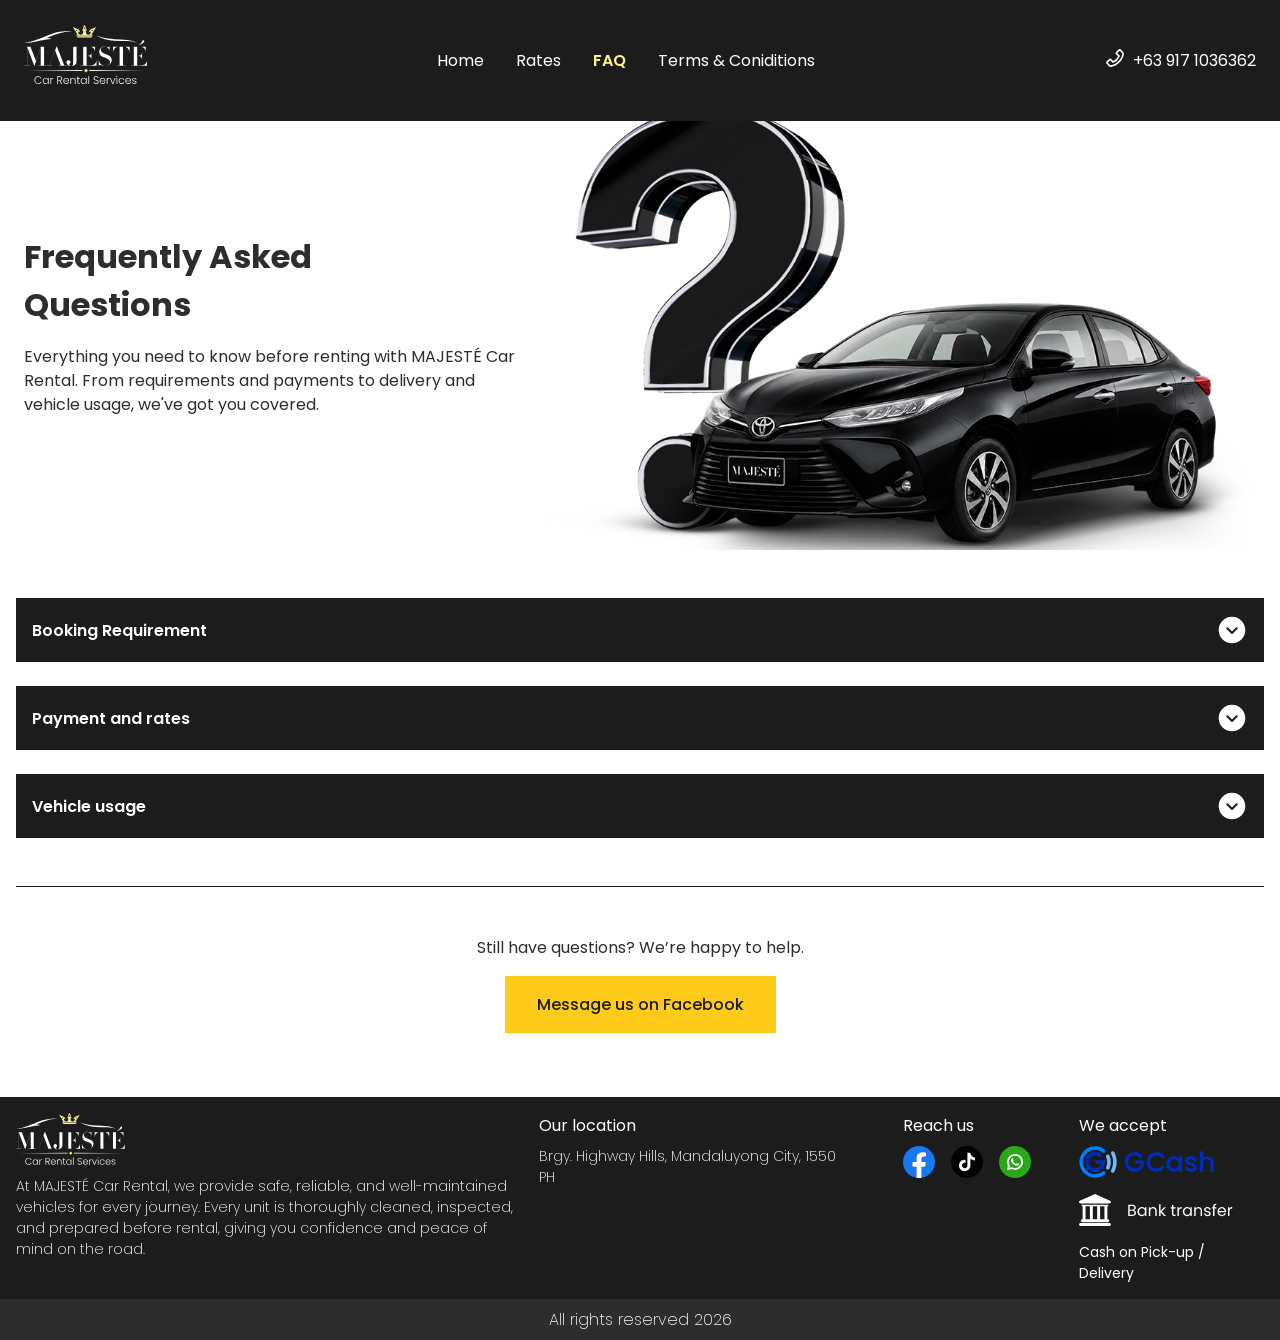
<file: faq.html>
<!DOCTYPE html>
<html lang="en">
<head>
    <meta charset="UTF-8">
    <meta name="viewport" content="width=device-width, initial-scale=1.0">
    <meta http-equiv="X-UA-Compatible" content="IE=edge">
    <meta name="format-detection" content="telephone=no">
    <meta name="format-detection" content="address=no">
    <meta name="format-detection" content="date=no">
    <title>MAJESTÉ Car Rentals — Reliable Rides Across Luzon</title>
    <link rel="preload" href="css/master.css" as="style" onload="this.rel='stylesheet'">
    <link rel="preload" href="css/faq.css" as="style" onload="this.rel='stylesheet'">
    <link rel="shortcut icon" href="images/icon/favicon.svg" type="image/svg+xml">
    <script src="js/main.js" defer></script>
</head>
<body>
    
    <!-- header and navigation -->

    <header class="main-header">
        <div class="head-wrap center">
            <div class="logo">
                <a href="index.html">
                    <svg viewBox="0 0 137 71" fill="none" xmlns="http://www.w3.org/2000/svg">
                        <path fill-rule="evenodd" clip-rule="evenodd" d="M136.53 45.0736H118.911C118.87 45.0736 118.85 45.0543 118.85 45.0146C118.85 44.9755 118.87 44.9556 118.911 44.9556H121.631C121.771 44.9556 121.842 44.9159 121.842 44.8371V24.3578C121.842 24.2789 121.771 24.2392 121.631 24.2392H118.911C118.87 24.2392 118.85 24.2199 118.85 24.1802C118.85 24.1411 118.87 24.1212 118.911 24.1212H134.898C134.959 24.1212 134.989 24.1507 134.989 24.2097V29.8838C134.989 29.9235 134.969 29.9428 134.929 29.9428C134.888 29.9428 134.868 29.9235 134.868 29.8838C134.868 29.1945 134.757 28.5148 134.536 27.8448C134.313 27.1753 133.971 26.5739 133.508 26.0423C133.044 25.5101 132.46 25.0772 131.755 24.7419C131.05 24.4071 130.214 24.2392 129.247 24.2392H125.771C125.65 24.2392 125.589 24.2789 125.589 24.3578V34.2576H126.769C127.393 34.2576 127.957 34.1594 128.461 33.962C128.965 33.7651 129.393 33.4996 129.745 33.1643C130.098 32.8295 130.37 32.4401 130.562 31.9969C130.752 31.5533 130.848 31.0758 130.848 30.5635C130.848 30.5244 130.868 30.5045 130.909 30.5045C130.949 30.5045 130.97 30.5244 130.97 30.5635V38.0696C130.97 38.1093 130.949 38.1287 130.909 38.1287C130.868 38.1287 130.848 38.1093 130.848 38.0696C130.848 37.5777 130.752 37.1046 130.562 36.6513C130.37 36.1985 130.098 35.8042 129.745 35.4689C129.393 35.1341 128.965 34.8686 128.461 34.6712C127.957 34.4743 127.393 34.3756 126.769 34.3756H125.589V44.8371C125.589 44.9159 125.65 44.9556 125.771 44.9556H129.337C130.607 44.9556 131.695 44.7732 132.601 44.4084C133.508 44.0442 134.249 43.5667 134.823 42.9755C135.397 42.3844 135.82 41.7197 136.092 40.9805C136.364 40.2418 136.5 39.488 136.5 38.7198C136.5 38.6807 136.52 38.6608 136.56 38.6608C136.601 38.6608 136.621 38.6807 136.621 38.7198V44.9851C136.621 45.0441 136.591 45.0736 136.53 45.0736ZM132.103 20.0575C131.609 20.4416 130.924 20.8311 130.048 21.2249C129.171 21.6192 128.038 21.9738 126.647 22.2887C126.607 22.3085 126.582 22.2989 126.572 22.2592C126.562 22.22 126.577 22.2002 126.617 22.2002C127.322 22.0231 127.917 21.7769 128.401 21.4615C128.884 21.1466 129.292 20.792 129.624 20.3977C129.957 20.0039 130.234 19.6048 130.456 19.2008C130.677 18.7974 130.883 18.4278 131.075 18.0925C131.266 17.7578 131.458 17.4868 131.65 17.2798C131.84 17.0732 132.077 16.9697 132.36 16.9697C132.662 16.9697 132.903 17.0582 133.085 17.2352C133.266 17.4128 133.357 17.6397 133.357 17.9149C133.357 18.2105 133.271 18.5458 133.1 18.9197C132.929 19.2942 132.596 19.6734 132.103 20.0575ZM117.037 30.7706C117.037 29.9235 116.905 29.106 116.644 28.3174C116.382 27.5299 115.989 26.8303 115.465 26.2193C114.942 25.6088 114.266 25.126 113.44 24.7714C112.614 24.4168 111.647 24.2392 110.539 24.2392H109.995C109.875 24.2392 109.814 24.2789 109.814 24.3578V44.8371C109.814 44.9159 109.875 44.9556 109.995 44.9556H112.715C112.755 44.9556 112.776 44.9755 112.776 45.0146C112.776 45.0543 112.755 45.0736 112.715 45.0736H103.165C103.124 45.0736 103.105 45.0543 103.105 45.0146C103.105 44.9755 103.124 44.9556 103.165 44.9556H105.885C106.006 44.9556 106.066 44.9159 106.066 44.8371V24.3578C106.066 24.2789 106.006 24.2392 105.885 24.2392H105.341C104.213 24.2392 103.245 24.4168 102.439 24.7714C101.633 25.126 100.974 25.6088 100.46 26.2193C99.9462 26.8303 99.5634 27.5299 99.3117 28.3174C99.0594 29.106 98.9338 29.9235 98.9338 30.7706C98.9338 30.8103 98.9135 30.8296 98.8735 30.8296C98.8329 30.8296 98.8126 30.8103 98.8126 30.7706V24.2097C98.8126 24.1507 98.8433 24.1212 98.9036 24.1212H117.097C117.137 24.1212 117.158 24.1507 117.158 24.2097V30.7706C117.158 30.8103 117.137 30.8296 117.097 30.8296C117.057 30.8296 117.037 30.8103 117.037 30.7706ZM95.4282 43.2856C94.8035 43.946 94.0231 44.4926 93.0858 44.9261C92.1491 45.359 91.0764 45.5758 89.8671 45.5758C89.323 45.5758 88.8141 45.5119 88.3408 45.3837C87.8675 45.2555 87.4194 45.1182 86.996 44.9701C86.5732 44.8226 86.175 44.6847 85.8021 44.5565C85.4291 44.4283 85.0617 44.3644 84.6992 44.3644C84.2352 44.3644 83.848 44.4825 83.5354 44.719C83.2233 44.9556 83.0467 45.2115 83.0067 45.4872C82.9864 45.5264 82.9562 45.5463 82.9162 45.5463C82.8959 45.5463 82.886 45.5264 82.886 45.4872V38.7198C82.886 38.6807 82.9058 38.6608 82.9464 38.6608C82.9864 38.6608 83.0067 38.6807 83.0067 38.7198C83.0067 39.311 83.1729 39.9955 83.5052 40.7739C83.8381 41.5523 84.3065 42.291 84.9109 42.99C85.5152 43.6896 86.2353 44.2807 87.0717 44.7636C87.9075 45.2458 88.8294 45.4872 89.8369 45.4872C90.7232 45.4872 91.5146 45.3692 92.2094 45.1326C92.9049 44.8966 93.4889 44.586 93.9622 44.2019C94.4355 43.8178 94.7937 43.3843 95.0355 42.9015C95.2768 42.4192 95.398 41.9413 95.398 41.4681C95.398 40.7589 95.2719 40.1484 95.0202 39.6361C94.7679 39.1238 94.3703 38.6608 93.8262 38.2472C93.2822 37.8331 92.5873 37.4447 91.7411 37.0799C90.8948 36.7156 89.8769 36.3262 88.6885 35.9125C87.9634 35.6567 87.2834 35.3659 86.6483 35.0408C86.0138 34.7157 85.4648 34.322 85.0013 33.8585C84.5379 33.396 84.1705 32.844 83.8984 32.2035C83.6264 31.5635 83.4904 30.8001 83.4904 29.9133C83.4904 29.0464 83.6461 28.2337 83.9588 27.4751C84.2708 26.7171 84.6942 26.0519 85.2284 25.4806C85.7615 24.9093 86.3812 24.4565 87.0865 24.1212C87.7918 23.7865 88.5377 23.6186 89.323 23.6186C89.7058 23.6186 90.0788 23.6582 90.4413 23.7371C90.8043 23.816 91.1515 23.9098 91.4844 24.0177C91.8167 24.126 92.1436 24.2199 92.4666 24.2982C92.7886 24.3776 93.1209 24.4168 93.4637 24.4168C93.9271 24.4168 94.2441 24.3379 94.4158 24.1802C94.5869 24.023 94.6928 23.8653 94.7333 23.7076C94.7333 23.6679 94.7531 23.6481 94.7937 23.6481C94.8337 23.6481 94.854 23.6679 94.854 23.7076V28.8791C94.854 28.9188 94.8337 28.9381 94.7937 28.9381C94.7531 28.9381 94.7333 28.9188 94.7333 28.8791C94.7333 28.1699 94.577 27.5046 94.2644 26.8845C93.9518 26.2638 93.5394 25.722 93.0255 25.259C92.5116 24.7961 91.9374 24.427 91.3029 24.1507C90.6683 23.875 90.0184 23.7371 89.3532 23.7371C88.7488 23.7371 88.1899 23.8358 87.6761 24.0327C87.1622 24.2296 86.719 24.5005 86.3461 24.8449C85.9732 25.1898 85.6814 25.589 85.4697 26.0423C85.2586 26.4956 85.1527 26.9778 85.1527 27.4902C85.1527 28.554 85.6106 29.4901 86.5276 30.2974C87.4441 31.1054 88.8799 31.8446 90.8345 32.5141C91.8211 32.8494 92.7184 33.1986 93.524 33.5629C94.3297 33.9277 95.0152 34.3563 95.5796 34.8488C96.1434 35.3412 96.5766 35.9077 96.8788 36.5477C97.181 37.1882 97.3324 37.9618 97.3324 38.8679C97.3324 39.5771 97.1706 40.326 96.8486 41.1135C96.5262 41.9016 96.0523 42.6258 95.4282 43.2856ZM62.7579 45.0736C62.7173 45.0736 62.697 45.0543 62.697 45.0146C62.697 44.9755 62.7173 44.9556 62.7579 44.9556H65.4776C65.6185 44.9556 65.6893 44.9159 65.6893 44.8371V24.3578C65.6893 24.2789 65.6185 24.2392 65.4776 24.2392H62.7579C62.7173 24.2392 62.697 24.2199 62.697 24.1802C62.697 24.1411 62.7173 24.1212 62.7579 24.1212H78.7453C78.8057 24.1212 78.8364 24.1507 78.8364 24.2097V29.8838C78.8364 29.9235 78.8161 29.9428 78.7755 29.9428C78.7349 29.9428 78.7152 29.9235 78.7152 29.8838C78.7152 29.1945 78.6044 28.5148 78.3828 27.8448C78.1607 27.1753 77.8185 26.5739 77.355 26.0423C76.8916 25.5101 76.3075 25.0772 75.6022 24.7419C74.8969 24.4071 74.0611 24.2392 73.0937 24.2392H69.6183C69.4976 24.2392 69.4367 24.2789 69.4367 24.3578V34.2576H70.6159C71.24 34.2576 71.8043 34.1594 72.3083 33.962C72.8112 33.7651 73.2396 33.4996 73.5928 33.1643C73.9449 32.8295 74.2169 32.4401 74.4083 31.9969C74.5997 31.5533 74.6957 31.0758 74.6957 30.5635C74.6957 30.5244 74.7154 30.5045 74.756 30.5045C74.796 30.5045 74.8169 30.5244 74.8169 30.5635V38.0696C74.8169 38.1093 74.796 38.1287 74.756 38.1287C74.7154 38.1287 74.6957 38.1093 74.6957 38.0696C74.6957 37.5777 74.5997 37.1046 74.4083 36.6513C74.2169 36.1985 73.9449 35.8042 73.5928 35.4689C73.2396 35.1341 72.8112 34.8686 72.3083 34.6712C71.8043 34.4743 71.24 34.3756 70.6159 34.3756H69.4367V44.8371C69.4367 44.9159 69.4976 44.9556 69.6183 44.9556H73.1847C74.4538 44.9556 75.5419 44.7732 76.4485 44.4084C77.355 44.0442 78.0954 43.5667 78.6702 42.9755C79.2444 42.3844 79.6673 41.7197 79.9393 40.9805C80.2113 40.2418 80.3473 39.488 80.3473 38.7198C80.3473 38.6807 80.3671 38.6608 80.4076 38.6608C80.4477 38.6608 80.468 38.6807 80.468 38.7198V44.9851C80.468 45.0441 80.4378 45.0736 80.3775 45.0736H62.7579ZM58.4965 24.2392C58.3759 24.2392 58.3155 24.2789 58.3155 24.3578V40.1382C58.3155 41.8721 57.7759 43.2121 56.6982 44.1574C55.6205 45.1031 54.1244 45.5758 52.2104 45.5758C51.5051 45.5758 50.8453 45.4577 50.2305 45.2212C49.6163 44.9851 49.0771 44.6745 48.6137 44.2904C48.1503 43.9063 47.7828 43.4734 47.5108 42.99C47.2388 42.5078 47.1028 42.0298 47.1028 41.5572C47.1028 41.1629 47.173 40.8136 47.3145 40.5078C47.4549 40.2026 47.6413 39.9419 47.8733 39.7246C48.1048 39.5084 48.357 39.3405 48.6291 39.2225C48.9011 39.1039 49.1676 39.0449 49.4298 39.0449C50.0342 39.0449 50.548 39.2568 50.9714 39.6801C51.3943 40.1044 51.606 40.6017 51.606 41.1725C51.606 41.5867 51.5352 41.8967 51.3943 42.1038C51.2533 42.3103 51.0921 42.4831 50.9106 42.6209C50.7296 42.7588 50.5678 42.9015 50.4274 43.049C50.2859 43.1971 50.2157 43.4289 50.2157 43.7438C50.2157 43.9803 50.2711 44.2019 50.3819 44.4084C50.4921 44.6155 50.6435 44.7979 50.8354 44.9556C51.0263 45.1128 51.2435 45.241 51.4853 45.3397C51.7266 45.4379 51.9685 45.4872 52.2104 45.4872C52.8751 45.4872 53.4345 45.2904 53.888 44.8966C54.341 44.5023 54.5675 43.8913 54.5675 43.0641V24.3578C54.5675 24.2789 54.5072 24.2392 54.3866 24.2392H51.6663C51.6257 24.2392 51.606 24.2199 51.606 24.1802C51.606 24.1411 51.6257 24.1212 51.6663 24.1212H61.2168C61.2568 24.1212 61.2771 24.1411 61.2771 24.1802C61.2771 24.2199 61.2568 24.2392 61.2168 24.2392H58.4965ZM47.6167 45.0146C47.6167 45.0543 47.5964 45.0736 47.5563 45.0736H37.6735C37.6329 45.0736 37.6132 45.0543 37.6132 45.0146C37.6132 44.9755 37.6329 44.9556 37.6735 44.9556H40.5747C40.6751 44.9556 40.7261 44.9159 40.7261 44.8371L38.1271 37.8041H31.0852L28.8486 43.7143C28.6468 44.2464 28.5311 44.586 28.5009 44.7341C28.4708 44.8816 28.5053 44.9556 28.6068 44.9556H31.3873C31.4274 44.9556 31.4477 44.9755 31.4477 45.0146C31.4477 45.0543 31.4274 45.0736 31.3873 45.0736H25.6748C25.6348 45.0736 25.6145 45.0543 25.6145 45.0146C25.6145 44.9755 25.6348 44.9556 25.6748 44.9556H27.9722C28.1126 44.9556 28.2185 44.8918 28.2892 44.7636C28.3594 44.6353 28.5053 44.2861 28.7274 43.7143L36.2229 23.7076C36.2427 23.6679 36.2629 23.6481 36.2832 23.6481C36.3233 23.6481 36.3534 23.6679 36.3737 23.7076L44.7456 44.8371C44.7856 44.9159 44.8663 44.9556 44.9875 44.9556H47.5563C47.5964 44.9556 47.6167 44.9755 47.6167 45.0146ZM34.6209 28.3469L31.1153 37.6855H38.0662L34.6209 28.3469ZM22.5016 44.9851H25.1917C25.2317 44.9851 25.252 45.005 25.252 45.0441C25.252 45.0833 25.2317 45.1031 25.1917 45.1031H15.6412C15.6006 45.1031 15.5809 45.0833 15.5809 45.0441C15.5809 45.005 15.6006 44.9851 15.6412 44.9851H18.3614C18.4821 44.9851 18.5424 44.946 18.5424 44.8666V24.4463L11.6217 45.4577C11.6014 45.4969 11.5713 45.5167 11.5307 45.5167C11.5104 45.5167 11.4901 45.4969 11.4704 45.4577L3.49171 24.4168V44.8666C3.49171 44.946 3.55203 44.9851 3.67324 44.9851H6.39293C6.43297 44.9851 6.45326 45.005 6.45326 45.0441C6.45326 45.0833 6.43297 45.1031 6.39293 45.1031H0.439112C0.398528 45.1031 0.378784 45.0833 0.378784 45.0441C0.378784 45.005 0.398528 44.9851 0.439112 44.9851H3.15935C3.28001 44.9851 3.34034 44.946 3.34034 44.8666V24.3578C3.34034 24.2789 3.28001 24.2392 3.15935 24.2392H0.439112C0.398528 24.2392 0.378784 24.2199 0.378784 24.1802C0.378784 24.1411 0.398528 24.1212 0.439112 24.1212H6.96714C7.12838 24.1212 7.28908 24.2982 7.45086 24.6528L13.2539 39.8727L18.3006 24.6528C18.4015 24.2982 18.532 24.1212 18.6938 24.1212H25.1917C25.2317 24.1212 25.252 24.1411 25.252 24.1802C25.252 24.2199 25.2317 24.2392 25.1917 24.2392H22.5016C22.3606 24.2392 22.2899 24.2789 22.2899 24.3578V44.8666C22.2899 44.946 22.3606 44.9851 22.5016 44.9851Z" fill="white"/>
                        <path d="M74.7778 10.7825H75.716C76.1194 10.7825 76.3768 11.2121 76.1863 11.5675C76.0937 11.7406 75.9128 11.8492 75.716 11.8492H67.155H58.5941C58.3977 11.8492 58.2168 11.7406 58.1242 11.5675C57.9337 11.2121 58.1911 10.7825 58.5941 10.7825H59.5327L54.197 2.24824L60.6372 4.95224C61.0396 5.12097 61.1589 5.59855 60.9364 5.95103C61.5914 6.07321 62.0879 6.64582 62.0879 7.33624C62.0879 7.64364 61.987 7.9263 61.8197 8.15806C61.8197 6.87612 60.1397 6.6623 60.1397 7.92194C60.1397 9.56412 61.5618 10.8742 63.2423 10.6885C64.4801 10.5513 65.5012 9.56897 65.6796 8.33697C65.8658 7.0497 65.1686 5.90303 64.1068 5.40412C64.3846 5.17042 64.7434 5.02933 65.1351 5.02933C65.4464 5.02933 65.7359 5.11951 65.9817 5.27321C65.7921 4.72679 65.5924 3.97867 65.5924 3.23879C65.5924 1.82885 67.155 0 67.155 0C67.155 0 68.7182 1.82885 68.7182 3.23879C68.7182 3.97867 68.5184 4.72679 68.3288 5.27321C68.5747 5.11951 68.8641 5.02933 69.1754 5.02933C69.5671 5.02933 69.9254 5.17042 70.2037 5.40412C69.1419 5.90303 68.4447 7.0497 68.6309 8.33697C68.8093 9.56897 69.8304 10.5513 71.0682 10.6885C72.7487 10.8742 74.1708 9.56412 74.1708 7.92194C74.1708 6.6623 72.4908 6.87612 72.4908 8.15806C72.3235 7.9263 72.2227 7.64364 72.2227 7.33624C72.2227 6.64582 72.7191 6.07321 73.3742 5.95103C73.1511 5.59855 73.2709 5.12097 73.6728 4.95224L80.1136 2.24824L74.7778 10.7825ZM58.5654 5.36C58.1722 5.36 57.8537 5.67855 57.8537 6.07127C57.8537 6.464 58.1722 6.78303 58.5654 6.78303C58.9587 6.78303 59.2772 6.464 59.2772 6.07127C59.2772 5.67855 58.9587 5.36 58.5654 5.36ZM67.155 2.26618C67.155 2.26618 66.6159 2.77867 66.6159 3.41091C66.6159 4.04315 67.155 4.55564 67.155 4.55564C67.155 4.55564 67.6947 4.04315 67.6947 3.41091C67.6947 2.77867 67.155 2.26618 67.155 2.26618ZM75.7451 5.36C75.3519 5.36 75.0333 5.67855 75.0333 6.07127C75.0333 6.464 75.3519 6.78303 75.7451 6.78303C76.1383 6.78303 76.4568 6.464 76.4568 6.07127C76.4568 5.67855 76.1383 5.36 75.7451 5.36ZM59.1502 12.5367H75.1604C75.2244 12.5367 75.2762 12.5886 75.2762 12.6531V13.7198C75.2762 13.7842 75.2244 13.8361 75.1604 13.8361H59.1502C59.0862 13.8361 59.0338 13.7842 59.0338 13.7198V12.6531C59.0338 12.5886 59.0862 12.5367 59.1502 12.5367Z" fill="#FFF48E"/>
                        <path d="M52.2576 6.81214C52.2576 6.81214 40.5998 6.3007 30.5554 10.0186C20.511 13.7366 8.40506 19.5462 0.378784 19.8718C0.378784 19.8718 5.62459 20.0576 11.813 18.5702C17.1248 17.2941 25.4888 15.5496 28.8071 15.6884L30.1072 14.7125L25.3096 14.5726C25.3096 14.5726 36.9674 8.02081 52.2576 6.81214Z" fill="white"/>
                        <path d="M79.8939 11.6364C82.1999 12.4749 84.5733 13.1677 86.9564 13.7499C89.7783 14.4544 92.694 14.9749 95.5813 15.3457C96.0816 15.3956 97.2698 15.5258 97.7554 15.5747C98.2293 15.608 99.4487 15.697 99.9343 15.7332C104.865 15.9172 109.786 15.9152 114.72 16.5111C118.656 16.9671 122.691 17.9328 126.051 20.1001C122.379 18.6089 118.524 18.06 114.6 17.8819C109.714 17.6158 104.741 17.7322 99.8259 17.4896C99.1077 17.4318 98.3045 17.3477 97.5815 17.2831C97.089 17.2283 95.8608 17.0463 95.3507 16.9759C92.4018 16.4876 89.4705 15.7596 86.6555 14.7547C84.3241 13.9191 82.0123 12.9279 79.8939 11.6373V11.6364Z" fill="white"/>
                        <rect x="68.7424" y="48.4848" width="2.90909" height="2.90909" transform="rotate(45 68.7424 48.4848)" fill="#FFF48E"/>
                        <path d="M3.28787 50.4242L64.8636 49.9394V50.9091L3.28787 50.4242Z" fill="white"/>
                        <path d="M134.197 50.4242L72.6212 49.9394V50.9091L134.197 50.4242Z" fill="white"/>
                        <path d="M11.576 61.1636C11.576 60.3396 11.756 59.6036 12.116 58.9556C12.476 58.2996 12.968 57.7916 13.592 57.4316C14.216 57.0636 14.912 56.8796 15.68 56.8796C16.616 56.8796 17.416 57.1036 18.08 57.5516C18.752 57.9916 19.24 58.6156 19.544 59.4236H18.56C18.32 58.8556 17.952 58.4116 17.456 58.0916C16.968 57.7716 16.376 57.6116 15.68 57.6116C15.064 57.6116 14.508 57.7556 14.012 58.0436C13.524 58.3316 13.14 58.7476 12.86 59.2916C12.58 59.8276 12.44 60.4516 12.44 61.1636C12.44 61.8756 12.58 62.4996 12.86 63.0356C13.14 63.5716 13.524 63.9836 14.012 64.2716C14.508 64.5596 15.064 64.7036 15.68 64.7036C16.376 64.7036 16.968 64.5476 17.456 64.2356C17.952 63.9156 18.32 63.4756 18.56 62.9156H19.544C19.24 63.7156 18.752 64.3356 18.08 64.7756C17.408 65.2156 16.608 65.4356 15.68 65.4356C14.912 65.4356 14.216 65.2556 13.592 64.8956C12.968 64.5276 12.476 64.0196 12.116 63.3716C11.756 62.7236 11.576 61.9876 11.576 61.1636ZM20.8338 62.0756C20.8338 61.4036 20.9658 60.8156 21.2298 60.3116C21.5018 59.7996 21.8738 59.4076 22.3458 59.1356C22.8258 58.8556 23.3658 58.7156 23.9658 58.7156C24.5898 58.7156 25.1258 58.8596 25.5738 59.1476C26.0298 59.4356 26.3578 59.8036 26.5578 60.2516V58.8116H27.3978V65.3636H26.5578V63.9116C26.3498 64.3596 26.0178 64.7316 25.5618 65.0276C25.1138 65.3156 24.5778 65.4596 23.9538 65.4596C23.3618 65.4596 22.8258 65.3196 22.3458 65.0396C21.8738 64.7596 21.5018 64.3636 21.2298 63.8516C20.9658 63.3396 20.8338 62.7476 20.8338 62.0756ZM26.5578 62.0876C26.5578 61.5596 26.4498 61.0956 26.2338 60.6956C26.0178 60.2956 25.7218 59.9876 25.3458 59.7716C24.9778 59.5556 24.5698 59.4476 24.1218 59.4476C23.6578 59.4476 23.2418 59.5516 22.8738 59.7596C22.5058 59.9676 22.2138 60.2716 21.9978 60.6716C21.7898 61.0636 21.6858 61.5316 21.6858 62.0756C21.6858 62.6116 21.7898 63.0836 21.9978 63.4916C22.2138 63.8916 22.5058 64.1996 22.8738 64.4156C23.2418 64.6236 23.6578 64.7276 24.1218 64.7276C24.5698 64.7276 24.9778 64.6196 25.3458 64.4036C25.7218 64.1876 26.0178 63.8796 26.2338 63.4796C26.4498 63.0796 26.5578 62.6156 26.5578 62.0876ZM30.1555 59.9756C30.3395 59.5676 30.6195 59.2516 30.9955 59.0276C31.3795 58.8036 31.8475 58.6916 32.3995 58.6916V59.5676H32.1715C31.5635 59.5676 31.0755 59.7316 30.7075 60.0596C30.3395 60.3876 30.1555 60.9356 30.1555 61.7036V65.3636H29.3155V58.8116H30.1555V59.9756ZM41.4201 65.3636L39.3441 61.8596H37.7961V65.3636H36.9561V56.9756H39.4761C40.4121 56.9756 41.1201 57.1996 41.6001 57.6476C42.0881 58.0956 42.3321 58.6836 42.3321 59.4116C42.3321 60.0196 42.1561 60.5396 41.8041 60.9716C41.4601 61.3956 40.9481 61.6716 40.2681 61.7996L42.4281 65.3636H41.4201ZM37.7961 61.1756H39.4881C40.1441 61.1756 40.6361 61.0156 40.9641 60.6956C41.3001 60.3756 41.4681 59.9476 41.4681 59.4116C41.4681 58.8596 41.3081 58.4356 40.9881 58.1396C40.6681 57.8356 40.1641 57.6836 39.4761 57.6836H37.7961V61.1756ZM49.9271 61.7516C49.9271 62.0396 49.9191 62.2596 49.9031 62.4116H44.4671C44.4911 62.9076 44.6111 63.3316 44.8271 63.6836C45.0431 64.0356 45.3271 64.3036 45.6791 64.4876C46.0311 64.6636 46.4151 64.7516 46.8311 64.7516C47.3751 64.7516 47.8311 64.6196 48.1991 64.3556C48.5751 64.0916 48.8231 63.7356 48.9431 63.2876H49.8311C49.6711 63.9276 49.3271 64.4516 48.7991 64.8596C48.2791 65.2596 47.6231 65.4596 46.8311 65.4596C46.2151 65.4596 45.6631 65.3236 45.1751 65.0516C44.6871 64.7716 44.3031 64.3796 44.0231 63.8756C43.7511 63.3636 43.6151 62.7676 43.6151 62.0876C43.6151 61.4076 43.7511 60.8116 44.0231 60.2996C44.2951 59.7876 44.6751 59.3956 45.1631 59.1236C45.6511 58.8516 46.2071 58.7156 46.8311 58.7156C47.4551 58.7156 47.9991 58.8516 48.4631 59.1236C48.9351 59.3956 49.2951 59.7636 49.5431 60.2276C49.7991 60.6836 49.9271 61.1916 49.9271 61.7516ZM49.0751 61.7276C49.0831 61.2396 48.9831 60.8236 48.7751 60.4796C48.5751 60.1356 48.2991 59.8756 47.9471 59.6996C47.5951 59.5236 47.2111 59.4356 46.7951 59.4356C46.1711 59.4356 45.6391 59.6356 45.1991 60.0356C44.7591 60.4356 44.5151 60.9996 44.4671 61.7276H49.0751ZM54.5359 58.6916C55.3199 58.6916 55.9599 58.9356 56.4559 59.4236C56.9519 59.9036 57.1999 60.6036 57.1999 61.5236V65.3636H56.3719V61.6196C56.3719 60.9076 56.1919 60.3636 55.8319 59.9876C55.4799 59.6116 54.9959 59.4236 54.3799 59.4236C53.7479 59.4236 53.2439 59.6236 52.8679 60.0236C52.4919 60.4236 52.3039 61.0116 52.3039 61.7876V65.3636H51.4639V58.8116H52.3039V59.9276C52.5119 59.5276 52.8119 59.2236 53.2039 59.0156C53.5959 58.7996 54.0399 58.6916 54.5359 58.6916ZM60.1497 59.5196V63.5876C60.1497 63.9876 60.2257 64.2636 60.3777 64.4156C60.5297 64.5676 60.7977 64.6436 61.1817 64.6436H61.9497V65.3636H61.0497C60.4577 65.3636 60.0177 65.2276 59.7297 64.9556C59.4417 64.6756 59.2977 64.2196 59.2977 63.5876V59.5196H58.3857V58.8116H59.2977V57.1676H60.1497V58.8116H61.9497V59.5196H60.1497ZM62.951 62.0756C62.951 61.4036 63.083 60.8156 63.347 60.3116C63.619 59.7996 63.991 59.4076 64.463 59.1356C64.943 58.8556 65.483 58.7156 66.083 58.7156C66.707 58.7156 67.243 58.8596 67.691 59.1476C68.147 59.4356 68.475 59.8036 68.675 60.2516V58.8116H69.515V65.3636H68.675V63.9116C68.467 64.3596 68.135 64.7316 67.679 65.0276C67.231 65.3156 66.695 65.4596 66.071 65.4596C65.479 65.4596 64.943 65.3196 64.463 65.0396C63.991 64.7596 63.619 64.3636 63.347 63.8516C63.083 63.3396 62.951 62.7476 62.951 62.0756ZM68.675 62.0876C68.675 61.5596 68.567 61.0956 68.351 60.6956C68.135 60.2956 67.839 59.9876 67.463 59.7716C67.095 59.5556 66.687 59.4476 66.239 59.4476C65.775 59.4476 65.359 59.5516 64.991 59.7596C64.623 59.9676 64.331 60.2716 64.115 60.6716C63.907 61.0636 63.803 61.5316 63.803 62.0756C63.803 62.6116 63.907 63.0836 64.115 63.4916C64.331 63.8916 64.623 64.1996 64.991 64.4156C65.359 64.6236 65.775 64.7276 66.239 64.7276C66.687 64.7276 67.095 64.6196 67.463 64.4036C67.839 64.1876 68.135 63.8796 68.351 63.4796C68.567 63.0796 68.675 62.6156 68.675 62.0876ZM72.2727 56.4836V65.3636H71.4327V56.4836H72.2727ZM80.0118 65.4476C79.4598 65.4476 78.9718 65.3516 78.5478 65.1596C78.1318 64.9676 77.8038 64.6996 77.5638 64.3556C77.3238 64.0116 77.1958 63.6276 77.1798 63.2036H78.0678C78.1078 63.6116 78.2878 63.9716 78.6078 64.2836C78.9278 64.5876 79.3958 64.7396 80.0118 64.7396C80.5798 64.7396 81.0278 64.5956 81.3558 64.3076C81.6918 64.0116 81.8598 63.6396 81.8598 63.1916C81.8598 62.8316 81.7678 62.5436 81.5838 62.3276C81.3998 62.1036 81.1718 61.9396 80.8998 61.8356C80.6278 61.7236 80.2518 61.6036 79.7718 61.4756C79.2118 61.3236 78.7678 61.1756 78.4398 61.0316C78.1118 60.8876 77.8318 60.6636 77.5998 60.3596C77.3678 60.0556 77.2518 59.6436 77.2518 59.1236C77.2518 58.6916 77.3638 58.3076 77.5878 57.9716C77.8118 57.6276 78.1278 57.3596 78.5358 57.1676C78.9438 56.9756 79.4118 56.8796 79.9398 56.8796C80.7158 56.8796 81.3398 57.0716 81.8118 57.4556C82.2918 57.8316 82.5678 58.3196 82.6398 58.9196H81.7278C81.6718 58.5756 81.4838 58.2716 81.1638 58.0076C80.8438 57.7356 80.4118 57.5996 79.8678 57.5996C79.3638 57.5996 78.9438 57.7356 78.6078 58.0076C78.2718 58.2716 78.1038 58.6356 78.1038 59.0996C78.1038 59.4516 78.1958 59.7356 78.3798 59.9516C78.5638 60.1676 78.7918 60.3316 79.0638 60.4436C79.3438 60.5556 79.7198 60.6756 80.1918 60.8036C80.7358 60.9556 81.1758 61.1076 81.5118 61.2596C81.8478 61.4036 82.1318 61.6276 82.3638 61.9316C82.5958 62.2356 82.7118 62.6436 82.7118 63.1556C82.7118 63.5476 82.6078 63.9196 82.3998 64.2716C82.1918 64.6236 81.8838 64.9076 81.4758 65.1236C81.0678 65.3396 80.5798 65.4476 80.0118 65.4476ZM90.263 61.7516C90.263 62.0396 90.255 62.2596 90.239 62.4116H84.803C84.827 62.9076 84.947 63.3316 85.163 63.6836C85.379 64.0356 85.663 64.3036 86.015 64.4876C86.367 64.6636 86.751 64.7516 87.167 64.7516C87.711 64.7516 88.167 64.6196 88.535 64.3556C88.911 64.0916 89.159 63.7356 89.279 63.2876H90.167C90.007 63.9276 89.663 64.4516 89.135 64.8596C88.615 65.2596 87.959 65.4596 87.167 65.4596C86.551 65.4596 85.999 65.3236 85.511 65.0516C85.023 64.7716 84.639 64.3796 84.359 63.8756C84.087 63.3636 83.951 62.7676 83.951 62.0876C83.951 61.4076 84.087 60.8116 84.359 60.2996C84.631 59.7876 85.011 59.3956 85.499 59.1236C85.987 58.8516 86.543 58.7156 87.167 58.7156C87.791 58.7156 88.335 58.8516 88.799 59.1236C89.271 59.3956 89.631 59.7636 89.879 60.2276C90.135 60.6836 90.263 61.1916 90.263 61.7516ZM89.411 61.7276C89.419 61.2396 89.319 60.8236 89.111 60.4796C88.911 60.1356 88.635 59.8756 88.283 59.6996C87.931 59.5236 87.547 59.4356 87.131 59.4356C86.507 59.4356 85.975 59.6356 85.535 60.0356C85.095 60.4356 84.851 60.9996 84.803 61.7276H89.411ZM92.6398 59.9756C92.8238 59.5676 93.1038 59.2516 93.4798 59.0276C93.8638 58.8036 94.3318 58.6916 94.8838 58.6916V59.5676H94.6558C94.0478 59.5676 93.5598 59.7316 93.1918 60.0596C92.8238 60.3876 92.6398 60.9356 92.6398 61.7036V65.3636H91.7998V58.8116H92.6398V59.9756ZM98.4755 64.5476L100.684 58.8116H101.572L98.9435 65.3636H97.9955L95.3675 58.8116H96.2675L98.4755 64.5476ZM103.13 57.5756C102.962 57.5756 102.818 57.5156 102.698 57.3956C102.578 57.2756 102.518 57.1276 102.518 56.9516C102.518 56.7756 102.578 56.6316 102.698 56.5196C102.818 56.3996 102.962 56.3396 103.13 56.3396C103.298 56.3396 103.442 56.3996 103.562 56.5196C103.682 56.6316 103.742 56.7756 103.742 56.9516C103.742 57.1276 103.682 57.2756 103.562 57.3956C103.442 57.5156 103.298 57.5756 103.13 57.5756ZM103.55 58.8116V65.3636H102.71V58.8116H103.55ZM105.068 62.0876C105.068 61.4076 105.204 60.8156 105.476 60.3116C105.748 59.7996 106.124 59.4076 106.604 59.1356C107.084 58.8556 107.632 58.7156 108.248 58.7156C109.056 58.7156 109.72 58.9156 110.24 59.3156C110.768 59.7156 111.108 60.2596 111.26 60.9476H110.36C110.248 60.4756 110.004 60.1076 109.628 59.8436C109.26 59.5716 108.8 59.4356 108.248 59.4356C107.808 59.4356 107.412 59.5356 107.06 59.7356C106.708 59.9356 106.428 60.2356 106.22 60.6356C106.02 61.0276 105.92 61.5116 105.92 62.0876C105.92 62.6636 106.02 63.1516 106.22 63.5516C106.428 63.9516 106.708 64.2516 107.06 64.4516C107.412 64.6516 107.808 64.7516 108.248 64.7516C108.8 64.7516 109.26 64.6196 109.628 64.3556C110.004 64.0836 110.248 63.7076 110.36 63.2276H111.26C111.108 63.8996 110.768 64.4396 110.24 64.8476C109.712 65.2556 109.048 65.4596 108.248 65.4596C107.632 65.4596 107.084 65.3236 106.604 65.0516C106.124 64.7716 105.748 64.3796 105.476 63.8756C105.204 63.3636 105.068 62.7676 105.068 62.0876ZM118.74 61.7516C118.74 62.0396 118.732 62.2596 118.716 62.4116H113.28C113.304 62.9076 113.424 63.3316 113.64 63.6836C113.856 64.0356 114.14 64.3036 114.492 64.4876C114.844 64.6636 115.228 64.7516 115.644 64.7516C116.188 64.7516 116.644 64.6196 117.012 64.3556C117.388 64.0916 117.636 63.7356 117.756 63.2876H118.644C118.484 63.9276 118.14 64.4516 117.612 64.8596C117.092 65.2596 116.436 65.4596 115.644 65.4596C115.028 65.4596 114.476 65.3236 113.988 65.0516C113.5 64.7716 113.116 64.3796 112.836 63.8756C112.564 63.3636 112.428 62.7676 112.428 62.0876C112.428 61.4076 112.564 60.8116 112.836 60.2996C113.108 59.7876 113.488 59.3956 113.976 59.1236C114.464 58.8516 115.02 58.7156 115.644 58.7156C116.268 58.7156 116.812 58.8516 117.276 59.1236C117.748 59.3956 118.108 59.7636 118.356 60.2276C118.612 60.6836 118.74 61.1916 118.74 61.7516ZM117.888 61.7276C117.896 61.2396 117.796 60.8236 117.588 60.4796C117.388 60.1356 117.112 59.8756 116.76 59.6996C116.408 59.5236 116.024 59.4356 115.608 59.4356C114.984 59.4356 114.452 59.6356 114.012 60.0356C113.572 60.4356 113.328 60.9996 113.28 61.7276H117.888ZM122.532 65.4596C121.78 65.4596 121.164 65.2876 120.684 64.9436C120.212 64.5916 119.948 64.1156 119.892 63.5156H120.756C120.796 63.8836 120.968 64.1836 121.272 64.4156C121.584 64.6396 122 64.7516 122.52 64.7516C122.976 64.7516 123.332 64.6436 123.588 64.4276C123.852 64.2116 123.984 63.9436 123.984 63.6236C123.984 63.3996 123.912 63.2156 123.768 63.0716C123.624 62.9276 123.44 62.8156 123.216 62.7356C123 62.6476 122.704 62.5556 122.328 62.4596C121.84 62.3316 121.444 62.2036 121.14 62.0756C120.836 61.9476 120.576 61.7596 120.36 61.5116C120.152 61.2556 120.048 60.9156 120.048 60.4916C120.048 60.1716 120.144 59.8756 120.336 59.6036C120.528 59.3316 120.8 59.1156 121.152 58.9556C121.504 58.7956 121.904 58.7156 122.352 58.7156C123.056 58.7156 123.624 58.8956 124.056 59.2556C124.488 59.6076 124.72 60.0956 124.752 60.7196H123.912C123.888 60.3356 123.736 60.0276 123.456 59.7956C123.184 59.5556 122.808 59.4356 122.328 59.4356C121.904 59.4356 121.56 59.5356 121.296 59.7356C121.032 59.9356 120.9 60.1836 120.9 60.4796C120.9 60.7356 120.976 60.9476 121.128 61.1156C121.288 61.2756 121.484 61.4036 121.716 61.4996C121.948 61.5876 122.26 61.6876 122.652 61.7996C123.124 61.9276 123.5 62.0516 123.78 62.1716C124.06 62.2916 124.3 62.4676 124.5 62.6996C124.7 62.9316 124.804 63.2396 124.812 63.6236C124.812 63.9756 124.716 64.2916 124.524 64.5716C124.332 64.8436 124.064 65.0596 123.72 65.2196C123.376 65.3796 122.98 65.4596 122.532 65.4596Z" fill="white"/>
                    </svg>
                </a>
            </div>
            <nav class="navigation">
                <ul class="menu">
                    <li class="menu-list"><a href="index">Home</a></li>
                    <li class="menu-list"><a href="rates">Rates</a></li>
                    <li class="menu-list active"><a href="faq">FAQ</a></li>
                    <li class="menu-list"><a href="termsandconditions">Terms & Coniditions</a></li>
                </ul>
            </nav>
            <div class="burger-icon">
                <span class="hr-1"></span>
                <span class="hr-2"></span>
                <span class="hr-3"></span>
            </div>
            <div class="contact">
                <svg width="20" height="20" viewBox="0 0 20 20" fill="none" xmlns="http://www.w3.org/2000/svg">
                    <path d="M18.1495 3.89955L15.7723 1.52455C15.4821 1.23437 15.0937 1.07143 14.683 1.07143C14.2723 1.07143 13.8839 1.23214 13.5937 1.52455L11.0335 4.08036C10.7433 4.37053 10.5803 4.76116 10.5803 5.17187C10.5803 5.58482 10.7411 5.97098 11.0335 6.26339L13.0335 8.26562C12.5778 9.3272 11.9232 10.2917 11.1049 11.1071C10.2857 11.9308 9.32811 12.5804 8.26561 13.0402L6.26561 11.0379C5.97543 10.7478 5.58704 10.5848 5.17632 10.5848C4.97374 10.5841 4.77305 10.6238 4.586 10.7016C4.39895 10.7794 4.22932 10.8937 4.08704 11.0379L1.52454 13.5937C1.23436 13.8839 1.07141 14.2746 1.07141 14.6853C1.07141 15.0982 1.23213 15.4844 1.52454 15.7768L3.89954 18.1518C4.39507 18.6473 5.07811 18.9308 5.779 18.9308C5.92409 18.9308 6.06472 18.9196 6.20757 18.8951C9.16293 18.4085 12.096 16.8348 14.4643 14.4688C16.8303 12.0982 18.4018 9.16518 18.8928 6.20759C19.0335 5.3683 18.7522 4.50446 18.1495 3.89955ZM17.3103 5.94196C16.875 8.57366 15.4598 11.1987 13.3281 13.3304C11.1964 15.4621 8.57364 16.8772 5.94195 17.3125C5.61159 17.3683 5.2723 17.2567 5.03123 17.0179L2.69864 14.6853L5.17186 12.2098L7.84597 14.8884L7.86605 14.9085L8.3482 14.7299C9.81009 14.1924 11.1376 13.3435 12.2388 12.2419C13.34 11.1404 14.1885 9.81253 14.7254 8.35045L14.904 7.8683L12.2076 5.17411L14.6808 2.69866L17.0134 5.03125C17.2544 5.27232 17.3661 5.61161 17.3103 5.94196Z" fill="white"/>
                </svg>
                <span>+63 917 1036362</span>
            </div>
        </div>
    </header>

    <main class="body-wrapper">

        <!-- hero section -->

        <div class="main-hero">
            <div class="hero-wrap center">
                <div class="hero-text">
                    <h1>Frequently Asked<br>Questions</h1>
                    <p>Everything you need to know before renting with MAJESTÉ Car Rental. From requirements and payments to delivery and vehicle usage, we've got you covered.</p>
                </div>
            </div>
        </div>

        <!-- faq section -->

        <div class="main-faq">
            <div class="faq-wrap center">
                <div class="faq-content-box show">
                    <div class="faq-content-head">
                        <span>Booking Requirement</span>
                        <svg viewBox="0 0 24 24" fill="none" xmlns="http://www.w3.org/2000/svg">
                            <path d="M12 2C6.49 2 2 6.49 2 12C2 17.51 6.49 22 12 22C17.51 22 22 17.51 22 12C22 6.49 17.51 2 12 2ZM16.06 11.27L12.53 14.8C12.38 14.95 12.19 15.02 12 15.02C11.81 15.02 11.62 14.95 11.47 14.8L7.94 11.27C7.65 10.98 7.65 10.5 7.94 10.21C8.23 9.92 8.71 9.92 9 10.21L12 13.21L15 10.21C15.29 9.92 15.77 9.92 16.06 10.21C16.35 10.5 16.35 10.97 16.06 11.27Z" fill="white"/>
                        </svg>
                    </div>
                    <div class="faq-content">
                        <div class="content">
                            <ul><li style="list-style-type: disc; font-weight: 500;">What documents do I need to rent a vehicle?</li></ul>
                            <p>You need to submit a copy of your Passport, any other valid ID, a screenshot of your LTMS digital license (including URL), and a selfie holding your license.</p>
                        </div>
                        <div class="content">
                            <ul><li style="list-style-type: disc; font-weight: 500;">Can I still rent even if i’m not the driver?</li></ul>
                            <p>Yes. The contract will be named after you and the documents should be your documents but we will be needing the driver’s screenshot of the LTMS digital license (including URL), and a selfie holding the license, and one valid ID.</p>
                        </div>
                        <div class="content">
                            <ul><li style="list-style-type: disc; font-weight: 500;">Is a security deposit required?</li></ul>
                            <p>We have 2 options to serve as your security deposit.</p>
                            <p>A. You need to surrender your provided documents to us (<strong>Passport</strong> and <strong>another valid ID</strong>) except the driver’s license.</p>
                            <p>B. If either one of the IDs is not available, a cash deposit of <strong>₱5,000</strong> will apply. The cash deposit is refundable given that the vehicle is returned in its current state or condition from the day of release.</p>
                        </div>
                        <div class="content">
                            <ul><li style="list-style-type: disc; font-weight: 500;">How do I secure my booking?</li></ul>
                            <p>Complete all the requirements, fill out the reservation form, and settle a reservation fee of <strong>₱1,000</strong> thru bank transfer or Gcash.</p>
                        </div>
                    </div>
                </div>
                <div class="faq-content-box show">
                    <div class="faq-content-head">
                        <span>Payment and rates</span>
                        <svg viewBox="0 0 24 24" fill="none" xmlns="http://www.w3.org/2000/svg">
                            <path d="M12 2C6.49 2 2 6.49 2 12C2 17.51 6.49 22 12 22C17.51 22 22 17.51 22 12C22 6.49 17.51 2 12 2ZM16.06 11.27L12.53 14.8C12.38 14.95 12.19 15.02 12 15.02C11.81 15.02 11.62 14.95 11.47 14.8L7.94 11.27C7.65 10.98 7.65 10.5 7.94 10.21C8.23 9.92 8.71 9.92 9 10.21L12 13.21L15 10.21C15.29 9.92 15.77 9.92 16.06 10.21C16.35 10.5 16.35 10.97 16.06 11.27Z" fill="white"/>
                        </svg>
                    </div>
                    <div class="faq-content show">
                        <div class="content">
                            <ul><li style="list-style-type: disc; font-weight: 500;">How do I settle the remaining balance?</li></ul>
                            <p>The remaining balance shall be paid in full on the day of release of the vehicle.</p>
                        </div>
                        <div class="content">
                            <ul><li style="list-style-type: disc; font-weight: 500;">What payment methods do you accept?</li></ul>
                            <p>We accept cash-on-delivery/pickup, bank transfer, or Gcash.</p>
                        </div>
                        <div class="content">
                            <ul><li style="list-style-type: disc; font-weight: 500;">If I opt for the vehicle to be delivered to me, how much would that cost?</li></ul>
                            <p>Our delivery fee depends on the distance from our location to your provided delivery address. We apply KM-base charge. <strong>₱25/km</strong> for Vios and <strong>₱31/km</strong> for Innova. The given rate is good for delivery and pickup already (2-way).</p>

                        </div>
                        <div class="content">
                            <ul><li style="list-style-type: disc; font-weight: 500;">Do you have a car wash fee?</li></ul>
                            <p>Yes. A car wash fee is required. <strong>₱200</strong> for Vios and <strong>₱260</strong> for Innova.</p>
                        </div>
                    </div>                    
                </div>
                <div class="faq-content-box show">
                    <div class="faq-content-head">
                        <span>Vehicle usage</span>
                        <svg viewBox="0 0 24 24" fill="none" xmlns="http://www.w3.org/2000/svg">
                            <path d="M12 2C6.49 2 2 6.49 2 12C2 17.51 6.49 22 12 22C17.51 22 22 17.51 22 12C22 6.49 17.51 2 12 2ZM16.06 11.27L12.53 14.8C12.38 14.95 12.19 15.02 12 15.02C11.81 15.02 11.62 14.95 11.47 14.8L7.94 11.27C7.65 10.98 7.65 10.5 7.94 10.21C8.23 9.92 8.71 9.92 9 10.21L12 13.21L15 10.21C15.29 9.92 15.77 9.92 16.06 10.21C16.35 10.5 16.35 10.97 16.06 11.27Z" fill="white"/>
                        </svg>
                    </div>
                    <div class="faq-content show">
                        <div class="content">
                            <ul><li style="list-style-type: disc; font-weight: 500;">Can I travel outside Metro Manila?</li></ul>
                            <p>Yes. You can definitely travel outside Metro Manila. Rate will depend on the distance.</p>
                        </div>
                        <div class="content">
                            <ul><li style="list-style-type: disc; font-weight: 500;">Is there a mileage limit?</li></ul>
                            <p>No. We offer unlimited mileage during your rental period.</p>
                        </div>
                        <div class="content">
                            <ul><li style="list-style-type: disc; font-weight: 500;">What happens if I exceeded the rental period?</li></ul>
                            <p>Late return fees will apply. You may review our <a href="termsandconditions.html">Terms & Conditions</a> for this matter.</p>
                        </div>
                        <div class="content">
                            <ul><li style="list-style-type: disc; font-weight: 500;">Is the car RFID-ready?</li></ul>
                            <p>Yes. Our vehicles are RFID-ready. You can travel thru major expressways without the hassle of queueing for cash payment..</p>
                        </div>
                    </div>                    
                </div>
                <!-- hr -->
                <div class="line-break"></div>
                <div class="faq-cta">
                    <p>Still have questions? We’re happy to help.</p>
                    <a href="https://m.me/593561504055977" target="_blank">Message us on Facebook</a>
                </div>
            </div>
        </div>
    </main>

    <!-- footer -->

    <footer>
        <div class="foot-wrap center">
            <div class="footer-logo">
                <svg width="110" height="56" viewBox="0 0 110 56" fill="none" xmlns="http://www.w3.org/2000/svg">
                    <path fill-rule="evenodd" clip-rule="evenodd" d="M108.66 35.8726H94.6368C94.6045 35.8726 94.5888 35.8572 94.5888 35.8256C94.5888 35.7944 94.6045 35.7786 94.6368 35.7786H96.8018C96.9135 35.7786 96.9698 35.7471 96.9698 35.6843V19.3855C96.9698 19.3228 96.9135 19.2912 96.8018 19.2912H94.6368C94.6045 19.2912 94.5888 19.2758 94.5888 19.2442C94.5888 19.2131 94.6045 19.1973 94.6368 19.1973H107.361C107.409 19.1973 107.433 19.2207 107.433 19.2677V23.7835C107.433 23.8151 107.417 23.8305 107.385 23.8305C107.353 23.8305 107.337 23.8151 107.337 23.7835C107.337 23.2349 107.249 22.694 107.072 22.1607C106.895 21.6279 106.623 21.1493 106.255 20.7262C105.885 20.3026 105.421 19.9581 104.859 19.6912C104.298 19.4248 103.633 19.2912 102.863 19.2912H100.097C100.001 19.2912 99.9523 19.3228 99.9523 19.3855V27.2644H100.891C101.387 27.2644 101.837 27.1863 102.238 27.0292C102.638 26.8725 102.979 26.6612 103.26 26.3943C103.54 26.1279 103.757 25.8179 103.909 25.4653C104.061 25.1122 104.138 24.7322 104.138 24.3245C104.138 24.2933 104.153 24.2775 104.186 24.2775C104.218 24.2775 104.234 24.2933 104.234 24.3245V30.2983C104.234 30.3299 104.218 30.3453 104.186 30.3453C104.153 30.3453 104.138 30.3299 104.138 30.2983C104.138 29.9068 104.061 29.5303 103.909 29.1695C103.757 28.8091 103.54 28.4953 103.26 28.2285C102.979 27.9621 102.638 27.7507 102.238 27.5936C101.837 27.4369 101.387 27.3584 100.891 27.3584H99.9523V35.6843C99.9523 35.7471 100.001 35.7786 100.097 35.7786H102.935C103.945 35.7786 104.811 35.6335 105.533 35.3432C106.255 35.0533 106.844 34.6733 107.301 34.2028C107.758 33.7323 108.094 33.2033 108.311 32.615C108.527 32.0271 108.636 31.4272 108.636 30.8158C108.636 30.7846 108.651 30.7688 108.684 30.7688C108.716 30.7688 108.732 30.7846 108.732 30.8158V35.8021C108.732 35.8491 108.708 35.8726 108.66 35.8726ZM105.136 15.9631C104.743 16.2688 104.198 16.5788 103.5 16.8922C102.803 17.206 101.901 17.4882 100.794 17.7388C100.762 17.7546 100.742 17.7469 100.734 17.7153C100.726 17.6842 100.738 17.6684 100.77 17.6684C101.332 17.5275 101.805 17.3315 102.19 17.0805C102.574 16.8298 102.899 16.5476 103.163 16.2338C103.428 15.9204 103.648 15.6028 103.825 15.2813C104.002 14.9602 104.166 14.6661 104.318 14.3992C104.47 14.1328 104.623 13.9172 104.775 13.7524C104.927 13.588 105.116 13.5056 105.341 13.5056C105.581 13.5056 105.773 13.5761 105.918 13.717C106.062 13.8583 106.134 14.0389 106.134 14.2579C106.134 14.4931 106.066 14.76 105.93 15.0576C105.793 15.3556 105.529 15.6574 105.136 15.9631ZM93.1458 24.4893C93.1458 23.8151 93.0411 23.1645 92.8329 22.5368C92.6247 21.9101 92.3117 21.3533 91.8949 20.8671C91.478 20.3812 90.9407 19.9969 90.2834 19.7147C89.6256 19.4325 88.8561 19.2912 87.9744 19.2912H87.5414C87.4454 19.2912 87.3969 19.3228 87.3969 19.3855V35.6843C87.3969 35.7471 87.4454 35.7786 87.5414 35.7786H89.7063C89.7382 35.7786 89.7544 35.7944 89.7544 35.8256C89.7544 35.8572 89.7382 35.8726 89.7063 35.8726H82.1055C82.0732 35.8726 82.0574 35.8572 82.0574 35.8256C82.0574 35.7944 82.0732 35.7786 82.1055 35.7786H84.27C84.3664 35.7786 84.4144 35.7471 84.4144 35.6843V19.3855C84.4144 19.3228 84.3664 19.2912 84.27 19.2912H83.8374C82.9391 19.2912 82.1692 19.4325 81.528 19.7147C80.8864 19.9969 80.3617 20.3812 79.9527 20.8671C79.5437 21.3533 79.2391 21.9101 79.0387 22.5368C78.838 23.1645 78.738 23.8151 78.738 24.4893C78.738 24.5209 78.7219 24.5362 78.69 24.5362C78.6577 24.5362 78.6415 24.5209 78.6415 24.4893V19.2677C78.6415 19.2207 78.666 19.1973 78.714 19.1973H93.1938C93.2257 19.1973 93.2418 19.2207 93.2418 19.2677V24.4893C93.2418 24.5209 93.2257 24.5362 93.1938 24.5362C93.1615 24.5362 93.1458 24.5209 93.1458 24.4893ZM75.948 34.4496C75.4509 34.9751 74.8298 35.4102 74.0838 35.7552C73.3383 36.0997 72.4845 36.2722 71.5221 36.2722C71.0891 36.2722 70.6841 36.2214 70.3074 36.1193C69.9307 36.0173 69.5741 35.908 69.2371 35.7902C68.9006 35.6728 68.5837 35.563 68.2869 35.461C67.9901 35.359 67.6976 35.3081 67.4091 35.3081C67.0399 35.3081 66.7317 35.4021 66.4829 35.5904C66.2346 35.7786 66.094 35.9823 66.0622 36.2017C66.046 36.2329 66.022 36.2487 65.9901 36.2487C65.974 36.2487 65.9661 36.2329 65.9661 36.2017V30.8158C65.9661 30.7846 65.9818 30.7688 66.0141 30.7688C66.046 30.7688 66.0622 30.7846 66.0622 30.8158C66.0622 31.2863 66.1944 31.8311 66.4589 32.4506C66.7239 33.0701 67.0966 33.658 67.5776 34.2143C68.0586 34.771 68.6317 35.2415 69.2974 35.6258C69.9626 36.0096 70.6963 36.2017 71.4981 36.2017C72.2034 36.2017 72.8333 36.1078 73.3863 35.9195C73.9398 35.7317 74.4046 35.4845 74.7813 35.1788C75.158 34.8731 75.443 34.5281 75.6355 34.1439C75.8276 33.76 75.924 33.3796 75.924 33.0031C75.924 32.4386 75.8236 31.9528 75.6233 31.545C75.4225 31.1373 75.106 30.7688 74.6731 30.4397C74.2401 30.1101 73.687 29.8009 73.0136 29.5106C72.3401 29.2207 71.53 28.9108 70.5841 28.5816C70.0071 28.3779 69.4658 28.1465 68.9604 27.8878C68.4554 27.6291 68.0185 27.3157 67.6496 26.9468C67.2808 26.5788 66.9884 26.1394 66.7719 25.6297C66.5554 25.1203 66.4471 24.5128 66.4471 23.807C66.4471 23.1171 66.5711 22.4702 66.8199 21.8665C67.0682 21.2633 67.4052 20.7338 67.8303 20.2791C68.2546 19.8244 68.7478 19.4641 69.3091 19.1973C69.8705 18.9308 70.4641 18.7972 71.0891 18.7972C71.3938 18.7972 71.6906 18.8288 71.9791 18.8916C72.2681 18.9543 72.5443 19.029 72.8093 19.1149C73.0738 19.2011 73.3339 19.2758 73.591 19.3382C73.8472 19.4013 74.1117 19.4325 74.3845 19.4325C74.7534 19.4325 75.0057 19.3697 75.1423 19.2442C75.2785 19.1191 75.3627 18.9936 75.395 18.8681C75.395 18.8365 75.4107 18.8207 75.443 18.8207C75.4749 18.8207 75.491 18.8365 75.491 18.8681V22.9839C75.491 23.0155 75.4749 23.0308 75.443 23.0308C75.4107 23.0308 75.395 23.0155 75.395 22.9839C75.395 22.4194 75.2706 21.89 75.0218 21.3965C74.773 20.9025 74.4448 20.4713 74.0358 20.1028C73.6268 19.7344 73.1698 19.4406 72.6648 19.2207C72.1598 19.0013 71.6426 18.8916 71.1131 18.8916C70.6321 18.8916 70.1873 18.9701 69.7784 19.1268C69.3694 19.2835 69.0167 19.4991 68.7199 19.7732C68.4231 20.0477 68.1909 20.3654 68.0224 20.7262C67.8543 21.0869 67.7701 21.4708 67.7701 21.8785C67.7701 22.7251 68.1346 23.4702 68.8644 24.1127C69.5937 24.7557 70.7364 25.344 72.2921 25.8769C73.0773 26.1437 73.7914 26.4216 74.4326 26.7115C75.0737 27.0019 75.6194 27.343 76.0685 27.7349C76.5172 28.1269 76.862 28.5777 77.1025 29.0871C77.343 29.5969 77.4635 30.2125 77.4635 30.9336C77.4635 31.4981 77.3347 32.0941 77.0785 32.7208C76.8219 33.348 76.4447 33.9244 75.948 34.4496ZM49.9468 35.8726C49.9145 35.8726 49.8984 35.8572 49.8984 35.8256C49.8984 35.7944 49.9145 35.7786 49.9468 35.7786H52.1113C52.2235 35.7786 52.2798 35.7471 52.2798 35.6843V19.3855C52.2798 19.3228 52.2235 19.2912 52.1113 19.2912H49.9468C49.9145 19.2912 49.8984 19.2758 49.8984 19.2442C49.8984 19.2131 49.9145 19.1973 49.9468 19.1973H62.6707C62.7187 19.1973 62.7432 19.2207 62.7432 19.2677V23.7835C62.7432 23.8151 62.727 23.8305 62.6947 23.8305C62.6624 23.8305 62.6467 23.8151 62.6467 23.7835C62.6467 23.2349 62.5585 22.694 62.3822 22.1607C62.2054 21.6279 61.933 21.1493 61.5642 20.7262C61.1954 20.3026 60.7305 19.9581 60.1692 19.6912C59.6079 19.4248 58.9427 19.2912 58.1728 19.2912H55.4068C55.3107 19.2912 55.2623 19.3228 55.2623 19.3855V27.2644H56.2007C56.6975 27.2644 57.1466 27.1863 57.5477 27.0292C57.948 26.8725 58.2889 26.6612 58.57 26.3943C58.8502 26.1279 59.0667 25.8179 59.219 25.4653C59.3713 25.1122 59.4477 24.7322 59.4477 24.3245C59.4477 24.2933 59.4634 24.2775 59.4957 24.2775C59.5276 24.2775 59.5442 24.2933 59.5442 24.3245V30.2983C59.5442 30.3299 59.5276 30.3453 59.4957 30.3453C59.4634 30.3453 59.4477 30.3299 59.4477 30.2983C59.4477 29.9068 59.3713 29.5303 59.219 29.1695C59.0667 28.8091 58.8502 28.4953 58.57 28.2285C58.2889 27.9621 57.948 27.7507 57.5477 27.5936C57.1466 27.4369 56.6975 27.3584 56.2007 27.3584H55.2623V35.6843C55.2623 35.7471 55.3107 35.7786 55.4068 35.7786H58.2452C59.2552 35.7786 60.1212 35.6335 60.8427 35.3432C61.5642 35.0533 62.1535 34.6733 62.6109 34.2028C63.0679 33.7323 63.4044 33.2033 63.6209 32.615C63.8374 32.0271 63.9457 31.4272 63.9457 30.8158C63.9457 30.7846 63.9614 30.7688 63.9937 30.7688C64.0255 30.7688 64.0417 30.7846 64.0417 30.8158V35.8021C64.0417 35.8491 64.0177 35.8726 63.9697 35.8726H49.9468ZM46.5554 19.2912C46.4593 19.2912 46.4113 19.3228 46.4113 19.3855V31.9447C46.4113 33.3245 45.9818 34.3911 45.1241 35.1433C44.2665 35.8961 43.0757 36.2722 41.5524 36.2722C40.9911 36.2722 40.466 36.1783 39.9767 35.99C39.4879 35.8021 39.0588 35.5549 38.69 35.2492C38.3212 34.9435 38.0287 34.599 37.8122 34.2143C37.5957 33.8305 37.4875 33.4501 37.4875 33.0739C37.4875 32.7601 37.5433 32.4822 37.656 32.2388C37.7677 31.9959 37.9161 31.7884 38.1007 31.6155C38.2849 31.4434 38.4857 31.3098 38.7022 31.2159C38.9187 31.1215 39.1308 31.0745 39.3395 31.0745C39.8205 31.0745 40.2295 31.2432 40.5664 31.58C40.9029 31.9178 41.0714 32.3135 41.0714 32.7678C41.0714 33.0974 41.0151 33.3442 40.9029 33.509C40.7908 33.6734 40.6624 33.8108 40.518 33.9206C40.3739 34.0303 40.2452 34.1439 40.1334 34.2613C40.0208 34.3791 39.9649 34.5636 39.9649 34.8142C39.9649 35.0025 40.009 35.1788 40.0972 35.3432C40.1849 35.508 40.3054 35.6531 40.4582 35.7786C40.6101 35.9037 40.7829 36.0058 40.9754 36.0843C41.1674 36.1625 41.3599 36.2017 41.5524 36.2017C42.0814 36.2017 42.5266 36.0451 42.8876 35.7317C43.2482 35.4179 43.4284 34.9316 43.4284 34.2732V19.3855C43.4284 19.3228 43.3804 19.2912 43.2844 19.2912H41.1194C41.0871 19.2912 41.0714 19.2758 41.0714 19.2442C41.0714 19.2131 41.0871 19.1973 41.1194 19.1973H48.7203C48.7522 19.1973 48.7683 19.2131 48.7683 19.2442C48.7683 19.2758 48.7522 19.2912 48.7203 19.2912H46.5554ZM37.8965 35.8256C37.8965 35.8572 37.8803 35.8726 37.8484 35.8726H29.9831C29.9508 35.8726 29.935 35.8572 29.935 35.8256C29.935 35.7944 29.9508 35.7786 29.9831 35.7786H32.292C32.3719 35.7786 32.4125 35.7471 32.4125 35.6843L30.344 30.087H24.7396L22.9596 34.7907C22.799 35.2142 22.7069 35.4845 22.6829 35.6023C22.6589 35.7197 22.6864 35.7786 22.7671 35.7786H24.9801C25.012 35.7786 25.0281 35.7944 25.0281 35.8256C25.0281 35.8572 25.012 35.8726 24.9801 35.8726H20.4337C20.4019 35.8726 20.3857 35.8572 20.3857 35.8256C20.3857 35.7944 20.4019 35.7786 20.4337 35.7786H22.2621C22.3739 35.7786 22.4581 35.7278 22.5144 35.6258C22.5703 35.5238 22.6864 35.2458 22.8632 34.7907L28.8286 18.8681C28.8443 18.8365 28.8604 18.8207 28.8766 18.8207C28.9084 18.8207 28.9324 18.8365 28.9486 18.8681L35.6115 35.6843C35.6433 35.7471 35.7075 35.7786 35.804 35.7786H37.8484C37.8803 35.7786 37.8965 35.7944 37.8965 35.8256ZM27.5536 22.5603L24.7636 29.9926H30.2956L27.5536 22.5603ZM17.9082 35.8021H20.0492C20.081 35.8021 20.0972 35.8179 20.0972 35.8491C20.0972 35.8803 20.081 35.8961 20.0492 35.8961H12.4483C12.416 35.8961 12.4003 35.8803 12.4003 35.8491C12.4003 35.8179 12.416 35.8021 12.4483 35.8021H14.6132C14.7093 35.8021 14.7573 35.771 14.7573 35.7078V19.456L9.24932 36.1783C9.23317 36.2094 9.20916 36.2252 9.17686 36.2252C9.16071 36.2252 9.14456 36.2094 9.12885 36.1783L2.77892 19.4325V35.7078C2.77892 35.771 2.82693 35.8021 2.9234 35.8021H5.08791C5.11977 35.8021 5.13592 35.8179 5.13592 35.8491C5.13592 35.8803 5.11977 35.8961 5.08791 35.8961H0.349466C0.317166 35.8961 0.301453 35.8803 0.301453 35.8491C0.301453 35.8179 0.317166 35.8021 0.349466 35.8021H2.51441C2.61044 35.8021 2.65845 35.771 2.65845 35.7078V19.3855C2.65845 19.3228 2.61044 19.2912 2.51441 19.2912H0.349466C0.317166 19.2912 0.301453 19.2758 0.301453 19.2442C0.301453 19.2131 0.317166 19.1973 0.349466 19.1973H5.5449C5.67323 19.1973 5.80112 19.3382 5.92988 19.6204L10.5483 31.7333L14.5648 19.6204C14.6451 19.3382 14.749 19.1973 14.8777 19.1973H20.0492C20.081 19.1973 20.0972 19.2131 20.0972 19.2442C20.0972 19.2758 20.081 19.2912 20.0492 19.2912H17.9082C17.7961 19.2912 17.7398 19.3228 17.7398 19.3855V35.7078C17.7398 35.771 17.7961 35.8021 17.9082 35.8021Z" fill="white"/>
                    <path d="M59.5131 8.58146H60.2597C60.5808 8.58146 60.7857 8.92334 60.634 9.20619C60.5603 9.34395 60.4164 9.43038 60.2597 9.43038H53.4464H46.633C46.4767 9.43038 46.3328 9.34395 46.2591 9.20619C46.1074 8.92334 46.3123 8.58146 46.633 8.58146H47.38L43.1335 1.7893L48.2591 3.94132C48.5793 4.0756 48.6743 4.45569 48.4971 4.73622C49.0185 4.83346 49.4136 5.28918 49.4136 5.83866C49.4136 6.08331 49.3333 6.30827 49.2002 6.49272C49.2002 5.47247 47.8631 5.3023 47.8631 6.3048C47.8631 7.61176 48.9949 8.65439 50.3324 8.5066C51.3175 8.3974 52.1301 7.61561 52.2721 6.63511C52.4203 5.61061 51.8654 4.69802 51.0204 4.30095C51.2415 4.11496 51.527 4.00267 51.8388 4.00267C52.0865 4.00267 52.3169 4.07445 52.5125 4.19677C52.3617 3.76189 52.2027 3.16648 52.2027 2.57764C52.2027 1.45552 53.4464 0 53.4464 0C53.4464 0 54.6904 1.45552 54.6904 2.57764C54.6904 3.16648 54.5314 3.76189 54.3806 4.19677C54.5762 4.07445 54.8066 4.00267 55.0543 4.00267C55.3661 4.00267 55.6512 4.11496 55.8727 4.30095C55.0277 4.69802 54.4728 5.61061 54.621 6.63511C54.763 7.61561 55.5756 8.3974 56.5608 8.5066C57.8982 8.65439 59.03 7.61176 59.03 6.3048C59.03 5.3023 57.6929 5.47247 57.6929 6.49272C57.5598 6.30827 57.4795 6.08331 57.4795 5.83866C57.4795 5.28918 57.8747 4.83346 58.396 4.73622C58.2185 4.45569 58.3138 4.0756 58.6337 3.94132L63.7596 1.7893L59.5131 8.58146ZM46.6102 4.26584C46.2973 4.26584 46.0437 4.51936 46.0437 4.83192C46.0437 5.14448 46.2973 5.39838 46.6102 5.39838C46.9232 5.39838 47.1767 5.14448 47.1767 4.83192C47.1767 4.51936 46.9232 4.26584 46.6102 4.26584ZM53.4464 1.80358C53.4464 1.80358 53.0173 2.21145 53.0173 2.71463C53.0173 3.21781 53.4464 3.62567 53.4464 3.62567C53.4464 3.62567 53.8758 3.21781 53.8758 2.71463C53.8758 2.21145 53.4464 1.80358 53.4464 1.80358ZM60.2829 4.26584C59.9699 4.26584 59.7164 4.51936 59.7164 4.83192C59.7164 5.14448 59.9699 5.39838 60.2829 5.39838C60.5958 5.39838 60.8494 5.14448 60.8494 4.83192C60.8494 4.51936 60.5958 4.26584 60.2829 4.26584ZM47.0756 9.97755H59.8175C59.8685 9.97755 59.9098 10.0188 59.9098 10.0702V10.9191C59.9098 10.9704 59.8685 11.0117 59.8175 11.0117H47.0756C47.0246 11.0117 46.983 10.9704 46.983 10.9191V10.0702C46.983 10.0188 47.0246 9.97755 47.0756 9.97755Z" fill="#FFF48E"/>
                    <path d="M41.59 5.42154C41.59 5.42154 32.312 5.0145 24.318 7.97347C16.324 10.9324 6.68929 15.5561 0.301453 15.8153C0.301453 15.8153 4.47641 15.9632 9.40151 14.7794C13.629 13.7638 20.2857 12.3753 22.9266 12.4859L23.9613 11.7092L20.143 11.5979C20.143 11.5979 29.421 6.38347 41.59 5.42154Z" fill="white"/>
                    <path d="M63.5848 9.26099C65.4201 9.92836 67.309 10.4797 69.2057 10.943C71.4515 11.5037 73.772 11.918 76.0699 12.2131C76.4681 12.2529 77.4137 12.3564 77.8002 12.3954C78.1773 12.4218 79.1478 12.4927 79.5343 12.5215C83.4583 12.6679 87.3745 12.6664 91.3016 13.1406C94.434 13.5035 97.6457 14.2721 100.32 15.997C97.3976 14.8102 94.329 14.3733 91.206 14.2316C87.3178 14.0198 83.3596 14.1125 79.448 13.9193C78.8764 13.8734 78.2372 13.8064 77.6618 13.755C77.2698 13.7114 76.2923 13.5666 75.8864 13.5105C73.5395 13.1219 71.2065 12.5425 68.9661 11.7428C67.1107 11.0778 65.2708 10.2889 63.5848 9.26176V9.26099Z" fill="white"/>
                    <rect x="54.7097" y="38.5874" width="2.31525" height="2.31525" transform="rotate(45 54.7097 38.5874)" fill="#FFF48E"/>
                    <path d="M2.6167 40.1309L51.6227 39.745V40.5167L2.6167 40.1309Z" fill="white"/>
                    <path d="M106.803 40.1309L57.7967 39.745V40.5167L106.803 40.1309Z" fill="white"/>
                    <path d="M9.2982 48.3318C9.2982 47.676 9.44146 47.0903 9.72797 46.5745C10.0145 46.0524 10.406 45.6481 10.9027 45.3616C11.3993 45.0688 11.9532 44.9223 12.5644 44.9223C13.3094 44.9223 13.9461 45.1006 14.4745 45.4571C15.0093 45.8073 15.3977 46.3039 15.6397 46.947H14.8565C14.6655 46.4949 14.3726 46.1416 13.9779 45.8869C13.5895 45.6322 13.1184 45.5049 12.5644 45.5049C12.0742 45.5049 11.6317 45.6195 11.2369 45.8487C10.8485 46.0779 10.5429 46.409 10.3201 46.8419C10.0973 47.2685 9.98583 47.7651 9.98583 48.3318C9.98583 48.8985 10.0973 49.3951 10.3201 49.8217C10.5429 50.2482 10.8485 50.5761 11.2369 50.8054C11.6317 51.0346 12.0742 51.1492 12.5644 51.1492C13.1184 51.1492 13.5895 51.025 13.9779 50.7767C14.3726 50.522 14.6655 50.1718 14.8565 49.7262H15.6397C15.3977 50.3629 15.0093 50.8563 14.4745 51.2065C13.9397 51.5567 13.303 51.7317 12.5644 51.7317C11.9532 51.7317 11.3993 51.5885 10.9027 51.302C10.406 51.0091 10.0145 50.6048 9.72797 50.0891C9.44146 49.5734 9.2982 48.9876 9.2982 48.3318ZM16.6662 49.0576C16.6662 48.5228 16.7712 48.0548 16.9813 47.6537C17.1978 47.2462 17.4939 46.9343 17.8695 46.7178C18.2515 46.4949 18.6813 46.3835 19.1588 46.3835C19.6554 46.3835 20.082 46.4981 20.4386 46.7273C20.8015 46.9565 21.0625 47.2494 21.2217 47.606V46.4599H21.8902V51.6744H21.2217V50.5188C21.0562 50.8754 20.7919 51.1715 20.429 51.407C20.0725 51.6362 19.6459 51.7508 19.1493 51.7508C18.6781 51.7508 18.2515 51.6394 17.8695 51.4166C17.4939 51.1937 17.1978 50.8786 16.9813 50.4711C16.7712 50.0636 16.6662 49.5925 16.6662 49.0576ZM21.2217 49.0672C21.2217 48.647 21.1358 48.2777 20.9639 47.9593C20.7919 47.641 20.5564 47.3959 20.2571 47.224C19.9642 47.0521 19.6395 46.9661 19.283 46.9661C18.9137 46.9661 18.5826 47.0489 18.2897 47.2144C17.9969 47.3799 17.7645 47.6219 17.5926 47.9402C17.427 48.2522 17.3443 48.6247 17.3443 49.0576C17.3443 49.4842 17.427 49.8599 17.5926 50.1846C17.7645 50.5029 17.9969 50.7481 18.2897 50.92C18.5826 51.0855 18.9137 51.1683 19.283 51.1683C19.6395 51.1683 19.9642 51.0823 20.2571 50.9104C20.5564 50.7385 20.7919 50.4934 20.9639 50.175C21.1358 49.8567 21.2217 49.4874 21.2217 49.0672ZM24.085 47.3863C24.2314 47.0616 24.4542 46.8101 24.7535 46.6318C25.0591 46.4536 25.4316 46.3644 25.8709 46.3644V47.0616H25.6894C25.2055 47.0616 24.8172 47.1921 24.5243 47.4532C24.2314 47.7142 24.085 48.1503 24.085 48.7616V51.6744H23.4164V46.4599H24.085V47.3863ZM33.0501 51.6744L31.3979 48.8857H30.1659V51.6744H29.4973V44.9987H31.5029C32.2479 44.9987 32.8113 45.177 33.1933 45.5335C33.5817 45.8901 33.7759 46.3581 33.7759 46.9374C33.7759 47.4213 33.6358 47.8352 33.3557 48.179C33.0819 48.5164 32.6744 48.7361 32.1333 48.838L33.8523 51.6744H33.0501ZM30.1659 48.3414H31.5125C32.0346 48.3414 32.4261 48.214 32.6872 47.9593C32.9546 47.7047 33.0883 47.364 33.0883 46.9374C33.0883 46.4981 32.961 46.1607 32.7063 45.9251C32.4516 45.6832 32.0505 45.5622 31.5029 45.5622H30.1659V48.3414ZM39.8205 48.7998C39.8205 49.029 39.8141 49.2041 39.8014 49.325H35.4751C35.4942 49.7198 35.5897 50.0572 35.7616 50.3374C35.9335 50.6175 36.1595 50.8308 36.4397 50.9773C36.7198 51.1173 37.0254 51.1874 37.3565 51.1874C37.7894 51.1874 38.1524 51.0823 38.4452 50.8722C38.7445 50.6621 38.9419 50.3788 39.0374 50.0222H39.7441C39.6168 50.5316 39.343 50.9486 38.9228 51.2733C38.5089 51.5917 37.9868 51.7508 37.3565 51.7508C36.8662 51.7508 36.4269 51.6426 36.0385 51.4261C35.6502 51.2033 35.3445 50.8913 35.1217 50.4902C34.9052 50.0827 34.797 49.6084 34.797 49.0672C34.797 48.526 34.9052 48.0517 35.1217 47.6442C35.3382 47.2367 35.6406 46.9247 36.029 46.7082C36.4174 46.4918 36.8599 46.3835 37.3565 46.3835C37.8531 46.3835 38.2861 46.4918 38.6553 46.7082C39.031 46.9247 39.3175 47.2176 39.5149 47.5869C39.7186 47.9498 39.8205 48.3541 39.8205 48.7998ZM39.1424 48.7807C39.1488 48.3923 39.0692 48.0612 38.9037 47.7874C38.7445 47.5137 38.5248 47.3067 38.2447 47.1667C37.9645 47.0266 37.6589 46.9565 37.3278 46.9565C36.8312 46.9565 36.4078 47.1157 36.0576 47.4341C35.7075 47.7524 35.5133 48.2013 35.4751 48.7807H39.1424ZM43.4885 46.3644C44.1125 46.3644 44.6218 46.5586 45.0166 46.947C45.4113 47.329 45.6087 47.8861 45.6087 48.6183V51.6744H44.9497V48.6947C44.9497 48.1281 44.8065 47.6951 44.52 47.3959C44.2398 47.0966 43.8546 46.947 43.3644 46.947C42.8614 46.947 42.4603 47.1062 42.161 47.4245C41.8618 47.7429 41.7121 48.2108 41.7121 48.8284V51.6744H41.0436V46.4599H41.7121V47.3481C41.8777 47.0298 42.1164 46.7878 42.4284 46.6223C42.7404 46.4504 43.0938 46.3644 43.4885 46.3644ZM47.9563 47.0234V50.261C47.9563 50.5793 48.0168 50.799 48.1378 50.92C48.2587 51.0409 48.472 51.1014 48.7776 51.1014H49.3889V51.6744H48.6726C48.2014 51.6744 47.8513 51.5662 47.622 51.3497C47.3928 51.1269 47.2782 50.764 47.2782 50.261V47.0234H46.5524V46.4599H47.2782V45.1515H47.9563V46.4599H49.3889V47.0234H47.9563ZM50.1858 49.0576C50.1858 48.5228 50.2909 48.0548 50.501 47.6537C50.7174 47.2462 51.0135 46.9343 51.3892 46.7178C51.7712 46.4949 52.2009 46.3835 52.6785 46.3835C53.1751 46.3835 53.6017 46.4981 53.9582 46.7273C54.3211 46.9565 54.5822 47.2494 54.7413 47.606V46.4599H55.4099V51.6744H54.7413V50.5188C54.5758 50.8754 54.3116 51.1715 53.9487 51.407C53.5921 51.6362 53.1655 51.7508 52.6689 51.7508C52.1977 51.7508 51.7712 51.6394 51.3892 51.4166C51.0135 51.1937 50.7174 50.8786 50.501 50.4711C50.2909 50.0636 50.1858 49.5925 50.1858 49.0576ZM54.7413 49.0672C54.7413 48.647 54.6554 48.2777 54.4835 47.9593C54.3116 47.641 54.076 47.3959 53.7767 47.224C53.4839 47.0521 53.1592 46.9661 52.8026 46.9661C52.4333 46.9661 52.1022 47.0489 51.8094 47.2144C51.5165 47.3799 51.2841 47.6219 51.1122 47.9402C50.9466 48.2522 50.8639 48.6247 50.8639 49.0576C50.8639 49.4842 50.9466 49.8599 51.1122 50.1846C51.2841 50.5029 51.5165 50.7481 51.8094 50.92C52.1022 51.0855 52.4333 51.1683 52.8026 51.1683C53.1592 51.1683 53.4839 51.0823 53.7767 50.9104C54.076 50.7385 54.3116 50.4934 54.4835 50.175C54.6554 49.8567 54.7413 49.4874 54.7413 49.0672ZM57.6046 44.6072V51.6744H56.9361V44.6072H57.6046ZM63.7639 51.7413C63.3246 51.7413 62.9362 51.6649 62.5988 51.5121C62.2677 51.3593 62.0066 51.146 61.8156 50.8722C61.6246 50.5984 61.5228 50.2928 61.51 49.9554H62.2168C62.2486 50.2801 62.3918 50.5666 62.6465 50.8149C62.9012 51.0568 63.2737 51.1778 63.7639 51.1778C64.216 51.1778 64.5725 51.0632 64.8336 50.834C65.101 50.5984 65.2347 50.3024 65.2347 49.9458C65.2347 49.6593 65.1615 49.4301 65.015 49.2582C64.8686 49.0799 64.6871 48.9494 64.4706 48.8666C64.2542 48.7775 63.9549 48.682 63.5729 48.5801C63.1272 48.4591 62.7739 48.3414 62.5128 48.2267C62.2518 48.1121 62.0289 47.9339 61.8443 47.6919C61.6596 47.45 61.5673 47.1221 61.5673 46.7082C61.5673 46.3644 61.6565 46.0588 61.8347 45.7914C62.013 45.5176 62.2645 45.3043 62.5892 45.1515C62.9139 44.9987 63.2864 44.9223 63.7066 44.9223C64.3242 44.9223 64.8208 45.0751 65.1965 45.3807C65.5785 45.68 65.7982 46.0684 65.8555 46.5459H65.1296C65.0851 46.2721 64.9354 46.0302 64.6808 45.8201C64.4261 45.6036 64.0823 45.4953 63.6493 45.4953C63.2482 45.4953 62.9139 45.6036 62.6465 45.8201C62.3791 46.0302 62.2454 46.3199 62.2454 46.6891C62.2454 46.9693 62.3186 47.1953 62.4651 47.3672C62.6115 47.5391 62.793 47.6696 63.0094 47.7588C63.2323 47.8479 63.5315 47.9434 63.9072 48.0453C64.3401 48.1663 64.6903 48.2872 64.9577 48.4082C65.2251 48.5228 65.4512 48.7011 65.6358 48.943C65.8204 49.185 65.9128 49.5097 65.9128 49.9172C65.9128 50.2291 65.83 50.5252 65.6644 50.8054C65.4989 51.0855 65.2538 51.3115 64.9291 51.4834C64.6044 51.6553 64.216 51.7413 63.7639 51.7413ZM71.9225 48.7998C71.9225 49.029 71.9161 49.2041 71.9034 49.325H67.5771C67.5962 49.7198 67.6917 50.0572 67.8636 50.3374C68.0355 50.6175 68.2615 50.8308 68.5416 50.9773C68.8218 51.1173 69.1274 51.1874 69.4585 51.1874C69.8914 51.1874 70.2544 51.0823 70.5472 50.8722C70.8465 50.6621 71.0439 50.3788 71.1394 50.0222H71.8461C71.7187 50.5316 71.445 50.9486 71.0247 51.2733C70.6109 51.5917 70.0888 51.7508 69.4585 51.7508C68.9682 51.7508 68.5289 51.6426 68.1405 51.4261C67.7521 51.2033 67.4465 50.8913 67.2237 50.4902C67.0072 50.0827 66.899 49.6084 66.899 49.0672C66.899 48.526 67.0072 48.0517 67.2237 47.6442C67.4402 47.2367 67.7426 46.9247 68.131 46.7082C68.5194 46.4918 68.9619 46.3835 69.4585 46.3835C69.9551 46.3835 70.3881 46.4918 70.7573 46.7082C71.133 46.9247 71.4195 47.2176 71.6169 47.5869C71.8206 47.9498 71.9225 48.3541 71.9225 48.7998ZM71.2444 48.7807C71.2508 48.3923 71.1712 48.0612 71.0056 47.7874C70.8465 47.5137 70.6268 47.3067 70.3467 47.1667C70.0665 47.0266 69.7609 46.9565 69.4298 46.9565C68.9332 46.9565 68.5098 47.1157 68.1596 47.4341C67.8095 47.7524 67.6153 48.2013 67.5771 48.7807H71.2444ZM73.8141 47.3863C73.9606 47.0616 74.1834 46.8101 74.4827 46.6318C74.7883 46.4536 75.1607 46.3644 75.6001 46.3644V47.0616H75.4186C74.9347 47.0616 74.5463 47.1921 74.2535 47.4532C73.9606 47.7142 73.8141 48.1503 73.8141 48.7616V51.6744H73.1456V46.4599H73.8141V47.3863ZM78.4585 51.025L80.2158 46.4599H80.9225L78.831 51.6744H78.0765L75.985 46.4599H76.7013L78.4585 51.025ZM82.1629 45.4762C82.0292 45.4762 81.9146 45.4285 81.8191 45.333C81.7236 45.2375 81.6758 45.1197 81.6758 44.9796C81.6758 44.8395 81.7236 44.7249 81.8191 44.6358C81.9146 44.5403 82.0292 44.4925 82.1629 44.4925C82.2966 44.4925 82.4112 44.5403 82.5067 44.6358C82.6022 44.7249 82.65 44.8395 82.65 44.9796C82.65 45.1197 82.6022 45.2375 82.5067 45.333C82.4112 45.4285 82.2966 45.4762 82.1629 45.4762ZM82.4971 46.4599V51.6744H81.8286V46.4599H82.4971ZM83.7054 49.0672C83.7054 48.526 83.8137 48.0548 84.0301 47.6537C84.2466 47.2462 84.5459 46.9343 84.9279 46.7178C85.3099 46.4949 85.746 46.3835 86.2363 46.3835C86.8793 46.3835 87.4078 46.5427 87.8216 46.861C88.2419 47.1794 88.5125 47.6123 88.6334 48.1599H87.9171C87.828 47.7842 87.6338 47.4914 87.3346 47.2813C87.0417 47.0648 86.6756 46.9565 86.2363 46.9565C85.8861 46.9565 85.5709 47.0361 85.2908 47.1953C85.0106 47.3545 84.7878 47.5932 84.6223 47.9116C84.4631 48.2236 84.3835 48.6088 84.3835 49.0672C84.3835 49.5256 84.4631 49.914 84.6223 50.2323C84.7878 50.5507 85.0106 50.7894 85.2908 50.9486C85.5709 51.1078 85.8861 51.1874 86.2363 51.1874C86.6756 51.1874 87.0417 51.0823 87.3346 50.8722C87.6338 50.6557 87.828 50.3565 87.9171 49.9745H88.6334C88.5125 50.5093 88.2419 50.9391 87.8216 51.2638C87.4014 51.5885 86.873 51.7508 86.2363 51.7508C85.746 51.7508 85.3099 51.6426 84.9279 51.4261C84.5459 51.2033 84.2466 50.8913 84.0301 50.4902C83.8137 50.0827 83.7054 49.6084 83.7054 49.0672ZM94.586 48.7998C94.586 49.029 94.5796 49.2041 94.5669 49.325H90.2406C90.2597 49.7198 90.3552 50.0572 90.5271 50.3374C90.699 50.6175 90.925 50.8308 91.2052 50.9773C91.4853 51.1173 91.7909 51.1874 92.122 51.1874C92.555 51.1874 92.9179 51.0823 93.2107 50.8722C93.51 50.6621 93.7074 50.3788 93.8029 50.0222H94.5096C94.3823 50.5316 94.1085 50.9486 93.6883 51.2733C93.2744 51.5917 92.7523 51.7508 92.122 51.7508C91.6317 51.7508 91.1924 51.6426 90.804 51.4261C90.4157 51.2033 90.1101 50.8913 89.8872 50.4902C89.6707 50.0827 89.5625 49.6084 89.5625 49.0672C89.5625 48.526 89.6707 48.0517 89.8872 47.6442C90.1037 47.2367 90.4061 46.9247 90.7945 46.7082C91.1829 46.4918 91.6254 46.3835 92.122 46.3835C92.6186 46.3835 93.0516 46.4918 93.4209 46.7082C93.7965 46.9247 94.083 47.2176 94.2804 47.5869C94.4841 47.9498 94.586 48.3541 94.586 48.7998ZM93.9079 48.7807C93.9143 48.3923 93.8347 48.0612 93.6692 47.7874C93.51 47.5137 93.2903 47.3067 93.0102 47.1667C92.73 47.0266 92.4244 46.9565 92.0934 46.9565C91.5967 46.9565 91.1733 47.1157 90.8232 47.4341C90.473 47.7524 90.2788 48.2013 90.2406 48.7807H93.9079ZM97.6046 51.7508C97.0061 51.7508 96.5159 51.614 96.1338 51.3402C95.7582 51.06 95.5481 50.6812 95.5035 50.2037H96.1911C96.223 50.4966 96.3599 50.7353 96.6018 50.92C96.8501 51.0982 97.1812 51.1874 97.5951 51.1874C97.958 51.1874 98.2413 51.1014 98.445 50.9295C98.6551 50.7576 98.7602 50.5443 98.7602 50.2896C98.7602 50.1114 98.7029 49.9649 98.5883 49.8503C98.4737 49.7357 98.3272 49.6466 98.149 49.5829C97.9771 49.5129 97.7415 49.4396 97.4422 49.3632C97.0539 49.2614 96.7387 49.1595 96.4968 49.0576C96.2548 48.9558 96.0479 48.8061 95.876 48.6088C95.7104 48.405 95.6277 48.1344 95.6277 47.797C95.6277 47.5423 95.7041 47.3067 95.8569 47.0903C96.0097 46.8738 96.2262 46.7019 96.5063 46.5745C96.7865 46.4472 97.1048 46.3835 97.4613 46.3835C98.0216 46.3835 98.4737 46.5268 98.8175 46.8133C99.1613 47.0934 99.346 47.4818 99.3714 47.9784H98.7029C98.6838 47.6728 98.5628 47.4277 98.34 47.2431C98.1235 47.0521 97.8243 46.9565 97.4422 46.9565C97.1048 46.9565 96.831 47.0361 96.6209 47.1953C96.4108 47.3545 96.3057 47.5519 96.3057 47.7874C96.3057 47.9912 96.3662 48.1599 96.4872 48.2936C96.6145 48.4209 96.7705 48.5228 96.9552 48.5992C97.1398 48.6692 97.3881 48.7488 97.7001 48.838C98.0758 48.9398 98.375 49.0385 98.5978 49.134C98.8207 49.2295 99.0117 49.3696 99.1709 49.5543C99.33 49.7389 99.4128 49.984 99.4192 50.2896C99.4192 50.5698 99.3428 50.8213 99.19 51.0441C99.0372 51.2606 98.8239 51.4325 98.5501 51.5598C98.2763 51.6872 97.9611 51.7508 97.6046 51.7508Z" fill="white"/>
                </svg>
                <p>At MAJESTÉ Car Rental, we provide safe, reliable, and well-maintained vehicles for every journey. Every unit is thoroughly cleaned, inspected, and prepared before rental, giving you confidence and peace of mind on the road.</p>
            </div>
            
            <div class="footer-last-row">
                <div class="footer-location">
                    <p>Our location</p>
                    <p>Brgy. Highway Hills, Mandaluyong City, 1550 PH</p>
                </div>
                <div class="col-left">
                    <p>Reach us</p>
                    <div class="col-left-ico">    
                        <a href="https://www.facebook.com/majestecarrental" target="_blank">
                            <svg width="32" height="32" viewBox="0 0 32 32" fill="none" xmlns="http://www.w3.org/2000/svg">
                                <g clip-path="url(#clip0_79_562)">
                                <path d="M32 16C32 23.9862 26.1488 30.6056 18.5 31.8056V20.625H22.2281L22.9375 16H18.5V12.9987C18.5 11.7331 19.12 10.5 21.1075 10.5H23.125V6.5625C23.125 6.5625 21.2938 6.25 19.5431 6.25C15.8888 6.25 13.5 8.465 13.5 12.475V16H9.4375V20.625H13.5V31.8056C5.85125 30.6056 0 23.9862 0 16C0 7.16375 7.16375 0 16 0C24.8363 0 32 7.16375 32 16Z" fill="#1877F2"/>
                                <path d="M22.2281 20.625L22.9375 16H18.5V12.9987C18.5 11.7334 19.1199 10.5 21.1074 10.5H23.125V6.5625C23.125 6.5625 21.294 6.25 19.5434 6.25C15.8887 6.25 13.5 8.465 13.5 12.475V16H9.4375V20.625H13.5V31.8056C14.3146 31.9334 15.1495 32 16 32C16.8505 32 17.6854 31.9334 18.5 31.8056V20.625H22.2281Z" fill="white"/>
                                </g>
                                <defs>
                                <clipPath id="clip0_79_562">
                                <rect width="32" height="32" fill="white"/>
                                </clipPath>
                                </defs>
                            </svg>
                        </a>
                        <a href="https://www.tiktok.com/@majestecarrental">
                            <svg width="32" height="32" viewBox="0 0 32 32" fill="none" xmlns="http://www.w3.org/2000/svg">
                                <g clip-path="url(#clip0_79_566)">
                                <circle cx="16.5" cy="15.5" r="12.5" fill="white"/>
                                <path d="M16 0C7.16481 0 0 7.16481 0 16C0 24.8352 7.16481 32 16 32C24.8352 32 32 24.8352 32 16C32 7.16481 24.8352 0 16 0ZM24.0269 12.2421V14.4085C23.0053 14.4089 22.0128 14.2087 21.0766 13.8138C20.4747 13.5596 19.9139 13.2322 19.4009 12.8365L19.4163 19.5048C19.4099 21.0064 18.8158 22.4172 17.7406 23.4799C16.8656 24.3449 15.7569 24.8949 14.5551 25.073C14.2727 25.1148 13.9854 25.1362 13.6947 25.1362C12.4083 25.1362 11.187 24.7195 10.1879 23.9506C9.99994 23.8059 9.82012 23.6489 9.64894 23.4799C8.48369 22.3282 7.88281 20.7673 7.984 19.1252C8.06119 17.8753 8.56162 16.6833 9.39587 15.7489C10.4996 14.5126 12.0437 13.8263 13.6947 13.8263C13.9854 13.8263 14.2727 13.8481 14.5551 13.8899V14.6909V16.9192C14.2874 16.8309 14.0014 16.7823 13.7037 16.7823C12.1953 16.7823 10.975 18.0129 10.9976 19.5224C11.0119 20.4883 11.5394 21.3325 12.3176 21.7979C12.6832 22.0166 13.1039 22.1521 13.5529 22.1768C13.9046 22.1961 14.2424 22.1471 14.5551 22.0438C15.6328 21.6878 16.4102 20.6756 16.4102 19.4817L16.4138 15.0162V6.86375H19.3973C19.4002 7.15938 19.4302 7.44781 19.4859 7.72731C19.7111 8.85863 20.3488 9.84013 21.2363 10.5092C22.0102 11.0929 22.9738 11.4389 24.0182 11.4389C24.0189 11.4389 24.0276 11.4389 24.0268 11.4382V12.2421H24.0269Z" fill="black"/>
                                </g>
                                <defs>
                                <clipPath id="clip0_79_566">
                                <rect width="32" height="32" fill="white"/>
                                </clipPath>
                                </defs>
                            </svg>
                        </a>
                        <a href="https://wa.me/+639171036362">
                            <svg width="32" height="32" viewBox="0 0 32 32" fill="none" xmlns="http://www.w3.org/2000/svg">
                                <g clip-path="url(#clip0_79_569)">
                                <path d="M16 32C24.8366 32 32 24.8366 32 16C32 7.16344 24.8366 0 16 0C7.16344 0 0 7.16344 0 16C0 24.8366 7.16344 32 16 32Z" fill="#2AA81A"/>
                                <path d="M21.6442 10.3559C20.3128 9.00938 18.5439 8.18328 16.6568 8.0267C14.7697 7.87013 12.8888 8.39339 11.3537 9.50202C9.81862 10.6107 8.73045 12.2316 8.2857 14.0722C7.84095 15.9128 8.06891 17.8518 8.92843 19.539L8.08632 23.6274C8.07731 23.6683 8.07696 23.7105 8.0853 23.7515C8.09364 23.7925 8.11048 23.8313 8.13475 23.8653C8.16949 23.9169 8.21915 23.9566 8.27709 23.9792C8.33503 24.0018 8.39848 24.0061 8.45896 23.9916L12.459 23.0422C14.1416 23.8792 16.0666 24.0919 17.8914 23.6426C19.7162 23.1933 21.3224 22.111 22.424 20.5884C23.5256 19.0659 24.0513 17.2018 23.9073 15.328C23.7634 13.4542 22.9592 11.6923 21.6379 10.3559H21.6442ZM20.3937 20.3285C19.4729 21.2477 18.2872 21.8551 17.0032 22.0654C15.7193 22.2758 14.4017 22.0784 13.2358 21.5011L12.6758 21.2232L10.219 21.8043V21.7727L10.7369 19.2948L10.4632 18.7559C9.867 17.5867 9.65651 16.2588 9.86188 14.9627C10.0673 13.6665 10.6779 12.4687 11.6063 11.5411C12.772 10.3766 14.3523 9.72254 16 9.72254C17.6477 9.72254 19.228 10.3766 20.3937 11.5411L20.4211 11.579C21.5716 12.7472 22.2139 14.3227 22.208 15.9624C22.2021 17.602 21.5484 19.1728 20.3895 20.3327L20.3937 20.3285Z" fill="white"/>
                                <path d="M20.1769 18.5264C19.8758 19.0001 19.3979 19.579 18.8021 19.7243C17.7495 19.9769 16.1474 19.7243 14.1411 17.8696L14.1158 17.8464C12.3705 16.2169 11.9074 14.859 12.0105 13.7832C12.0716 13.1706 12.5811 12.619 13.0105 12.2569C13.0788 12.1993 13.1596 12.1585 13.2465 12.1378C13.3334 12.117 13.4239 12.1168 13.5108 12.1373C13.5978 12.1577 13.6787 12.1983 13.7472 12.2556C13.8157 12.3129 13.8698 12.3855 13.9053 12.4674L14.5516 13.9285C14.5938 14.0226 14.6096 14.1263 14.5974 14.2287C14.5851 14.331 14.5453 14.4281 14.4821 14.5096L14.1537 14.9306C14.0854 15.018 14.0448 15.1238 14.0369 15.2344C14.029 15.345 14.0543 15.4555 14.1095 15.5517C14.4215 16.0115 14.7947 16.4265 15.219 16.7853C15.6754 17.2246 16.1931 17.5955 16.7558 17.8864C16.8585 17.9278 16.9712 17.9377 17.0796 17.9148C17.1879 17.8919 17.287 17.8373 17.3642 17.758L17.7411 17.3748C17.8128 17.2977 17.9044 17.2419 18.0059 17.2137C18.1073 17.1855 18.2146 17.1859 18.3158 17.2148L19.8526 17.6548C19.9397 17.6796 20.0198 17.7245 20.0863 17.786C20.1528 17.8474 20.2039 17.9237 20.2354 18.0085C20.267 18.0934 20.2781 18.1845 20.268 18.2745C20.2578 18.3644 20.2266 18.4507 20.1769 18.5264Z" fill="white"/>
                                </g>
                                <defs>
                                <clipPath id="clip0_79_569">
                                <rect width="32" height="32" fill="white"/>
                                </clipPath>
                                </defs>
                            </svg>
                        </a>
                    </div>
                </div>
                <div class="col-right">
                    <p>We accept</p>
                    <div class="col-right-ico">
                            <svg width="135" height="32" viewBox="0 0 135 32" fill="none" xmlns="http://www.w3.org/2000/svg">
<g clip-path="url(#clip0_79_579)">
<path d="M11.2098 1.09558C13.1007 0.479566 15.1122 0.224147 17.101 0.351857C20.0165 0.509615 22.8641 1.5388 25.2372 3.22907C25.4933 3.41688 25.772 3.58966 25.9905 3.83006C26.3672 4.25826 26.5179 4.86676 26.3823 5.42267C26.2467 6.02365 25.772 6.53449 25.1844 6.71479C24.6119 6.89508 23.9565 6.77489 23.4969 6.39176C21.7266 5.03203 19.572 4.17562 17.3496 3.96528C16.536 3.87513 15.7073 3.87513 14.8937 3.96528C12.5508 4.19816 10.2832 5.1372 8.4601 6.63215C6.40346 8.3074 4.90429 10.6663 4.31668 13.2505C3.77427 15.5943 3.94001 18.1035 4.81389 20.3496C5.73298 22.7386 7.44308 24.8044 9.59765 26.1867C11.2098 27.2159 13.0706 27.8544 14.969 28.0347C15.7073 28.1249 16.4607 28.1249 17.1914 28.0422C19.4891 27.8469 21.7115 26.968 23.5346 25.5632C23.9941 25.2026 24.6496 25.0974 25.207 25.2852C25.9754 25.5482 26.5254 26.367 26.4275 27.1783C26.3822 27.6516 26.1336 28.1023 25.757 28.3878C24.3105 29.5147 22.6682 30.3786 20.9205 30.9345C18.668 31.6557 16.2422 31.8435 13.8993 31.5205C11.3002 31.1599 8.7991 30.1232 6.7048 28.5456C4.67076 27.0281 3.01339 25.0073 1.92104 22.716C0.851282 20.4698 0.331472 17.9607 0.421873 15.4741C0.504742 12.4166 1.52176 9.39668 3.31473 6.91011C5.2433 4.20567 8.03822 2.12476 11.2098 1.09558Z" fill="#007CFF" stroke="#007CFF" stroke-width="0.0340402"/>
<path opacity="0.4" d="M14.8937 3.96532C15.7073 3.87517 16.536 3.87517 17.3496 3.96532C16.5284 3.94278 15.7148 3.94278 14.8937 3.96532Z" fill="#001934" stroke="#001934" stroke-width="0.0340402"/>
<path d="M33.2528 5.36245C34.0363 5.12957 34.9554 5.49767 35.332 6.23388C37.1401 9.75715 37.9311 13.7838 37.6071 17.7277C37.3811 20.5373 36.6052 23.3094 35.3019 25.811C34.8273 26.7049 33.5541 26.9904 32.733 26.4044C31.9721 25.9161 31.7235 24.8269 32.1755 24.0381C34.6917 19.11 34.7143 13.0025 32.2282 8.05937C32.0022 7.6537 31.8817 7.17291 31.9947 6.71466C32.1228 6.07612 32.6275 5.53523 33.2528 5.36245Z" fill="#6FBAF7" stroke="#6FBAF7" stroke-width="0.0340402"/>
<path d="M120.671 5.84337C120.754 5.51283 121.086 5.26493 121.44 5.27995C122.118 5.27995 122.796 5.27244 123.474 5.27995C123.866 5.26493 124.227 5.61049 124.227 6.00113C124.242 7.98438 124.22 9.96763 124.235 11.9434C125.222 11.0569 126.502 10.5461 127.813 10.4184C129.297 10.2681 130.864 10.5235 132.122 11.3574C133.697 12.3791 134.563 14.2346 134.706 16.0601C134.751 17.818 134.721 19.5759 134.729 21.3338C134.721 22.6109 134.744 23.8955 134.714 25.1726C134.616 25.4956 134.284 25.7059 133.953 25.6909C133.297 25.6909 132.634 25.6984 131.979 25.6909C131.625 25.7059 131.294 25.443 131.218 25.1049C131.226 22.8212 131.218 20.5375 131.218 18.2537C131.218 17.7955 131.233 17.3372 131.188 16.879C131.098 15.7596 130.676 14.5727 129.727 13.8891C128.958 13.3181 127.934 13.1904 127.007 13.3482C126.284 13.4759 125.606 13.859 125.139 14.4299C124.491 15.2263 124.242 16.2705 124.235 17.2771C124.227 19.8313 124.235 22.393 124.227 24.9472C124.235 25.3228 123.918 25.6609 123.542 25.6834C123.014 25.7059 122.494 25.6834 121.967 25.6909C121.718 25.6909 121.477 25.7059 121.236 25.6684C120.958 25.6083 120.732 25.3754 120.671 25.1049C120.671 18.6819 120.671 12.2664 120.671 5.84337Z" fill="#002CB8" stroke="#002CB8" stroke-width="0.0340402"/>
<path opacity="0.52" d="M120.626 6.15127C120.634 6.05361 120.649 5.94843 120.671 5.84326C120.671 12.2663 120.671 18.6818 120.671 25.1048C120.604 24.7743 120.634 24.4438 120.634 24.1132C120.626 18.1259 120.641 12.1386 120.626 6.15127Z" fill="#000B31" stroke="#000B31" stroke-width="0.0340402"/>
<path d="M10.9687 7.47342C14.1629 5.55027 18.4796 5.60286 21.5834 7.69879C22.3518 8.26222 22.51 9.46419 21.9149 10.2079C21.38 10.9366 20.2726 11.1545 19.5117 10.6662C18.3063 9.8999 16.8449 9.56936 15.4286 9.73463C14.0123 9.88488 12.6562 10.5384 11.6618 11.5526C10.6674 12.5367 10.0195 13.8589 9.86131 15.2487C9.71818 16.3755 9.90651 17.5399 10.3736 18.5766C10.9913 19.9439 12.1138 21.0782 13.4849 21.7093C14.8861 22.3703 16.5284 22.4755 18.005 22.0173C19.9788 21.4163 21.6135 19.7861 22.1786 17.8104C20.7623 17.8179 19.346 17.8104 17.9297 17.8104C17.2517 17.8104 16.5962 17.3897 16.3175 16.7812C15.971 16.0825 16.1518 15.1735 16.7394 14.6627C17.0407 14.3923 17.44 14.212 17.8468 14.1969C19.9863 14.1819 22.1183 14.1894 24.2578 14.1894C24.9584 14.1669 25.6364 14.6026 25.9152 15.2412C26.1562 15.737 26.0809 16.3004 26.0508 16.8338C25.8624 19.1476 24.8153 21.3787 23.1579 23.0164C21.5683 24.609 19.4213 25.6382 17.1763 25.8636C14.969 26.104 12.6864 25.5706 10.8105 24.3761C8.91963 23.1817 7.44307 21.3261 6.71985 19.2077C5.98157 17.0666 6.01924 14.6702 6.78765 12.5442C7.541 10.4408 9.0477 8.62281 10.9687 7.47342Z" fill="#002CB8" stroke="#002CB8" stroke-width="0.0340402"/>
<path d="M54.452 6.19644C56.0039 6.02365 57.601 6.15136 59.0776 6.6622C60.8404 7.2707 62.4375 8.37501 63.5524 9.86996C63.7935 10.1479 63.9065 10.5611 63.7408 10.9067C63.5449 11.3574 63.0251 11.5001 62.6409 11.7555C62.2039 11.9734 61.7821 12.3941 61.2472 12.2664C60.8329 12.2138 60.6295 11.8156 60.3733 11.5302C59.3864 10.4409 57.9701 9.77981 56.5086 9.62956C55.3485 9.51688 54.1507 9.64459 53.0658 10.0953C51.7927 10.6287 50.7305 11.6128 50.0675 12.8148C49.4121 14.0092 49.2012 15.4065 49.3292 16.7512C49.4196 17.818 49.7812 18.8697 50.4065 19.7487C51.2653 20.9581 52.546 21.8671 53.9925 22.2503C55.017 22.5057 56.1094 22.5958 57.149 22.3329C58.4673 22.0174 59.7254 21.3638 60.6596 20.3647C61.3225 19.6585 61.7745 18.757 61.9629 17.8105C61.9704 17.7729 61.9855 17.6903 61.993 17.6527C60.1548 17.6602 58.3167 17.6527 56.486 17.6602C56.0868 17.5851 55.7402 17.2395 55.7176 16.8264C55.695 16.4507 55.7176 16.0751 55.7101 15.6995C55.7101 15.4291 55.68 15.1286 55.8382 14.8882C56.019 14.5802 56.373 14.4149 56.7196 14.4374C59.2358 14.4374 61.7519 14.4374 64.2681 14.4374C64.9386 14.4149 65.5337 15.0309 65.481 15.6995C65.4509 16.6461 65.4735 17.6152 65.2399 18.5392C64.9612 19.7186 64.4866 20.853 63.8086 21.8596C63.2436 22.7085 62.4827 23.4071 61.6465 23.9856C60.5541 24.7293 59.3337 25.2777 58.053 25.5932C56.3354 26.0289 54.5123 25.9238 52.8097 25.4655C50.4668 24.827 48.4252 23.2419 47.1521 21.191C45.781 18.9974 45.442 16.2629 45.9693 13.7613C46.4816 11.2973 48.0711 9.11873 50.1579 7.72144C51.4311 6.87254 52.9227 6.36171 54.452 6.19644Z" fill="#002CB8" stroke="#002CB8" stroke-width="0.0340402"/>
<path d="M76.4121 6.17396C77.7832 6.04626 79.1919 6.14392 80.5103 6.55709C82.5142 7.1731 84.3448 8.45771 85.505 10.2156C85.731 10.5461 85.6255 11.057 85.2715 11.2598C84.7742 11.5603 84.2544 11.8458 83.7497 12.1463C83.5237 12.274 83.2901 12.4392 83.0189 12.4017C82.7628 12.3942 82.5594 12.2139 82.4238 12.011C81.6252 10.8241 80.322 10.0203 78.9358 9.72729C77.8058 9.50192 76.6155 9.55451 75.5081 9.86251C74.2801 10.2081 73.1878 10.9668 72.4269 11.9735C71.6961 12.9125 71.2818 14.0694 71.1838 15.2488C71.0558 16.5935 71.2516 17.9983 71.8995 19.2003C72.5248 20.3647 73.5268 21.3263 74.7396 21.8522C75.8697 22.348 77.1353 22.4757 78.3482 22.3555C79.8172 22.1977 81.241 21.4916 82.1752 20.3422C82.356 20.1243 82.4765 19.8464 82.7176 19.6886C82.9587 19.5384 83.2826 19.5609 83.5237 19.7112C84.0962 20.0417 84.6763 20.3647 85.2489 20.6953C85.5427 20.853 85.6933 21.2286 85.6029 21.5517C85.5125 21.7996 85.3317 22.0024 85.181 22.2128C83.4257 24.5416 80.5028 25.9013 77.5948 25.8637C75.3273 25.9013 73.0145 25.2027 71.2441 23.7603C70.212 22.9264 69.3381 21.8972 68.7129 20.7253C68.0574 19.5008 67.7034 18.1336 67.6205 16.7438C67.5226 15.2488 67.7034 13.7163 68.2383 12.304C69.0217 10.2607 70.551 8.51029 72.4495 7.4135C73.6548 6.71485 75.0259 6.30919 76.4121 6.17396Z" fill="#002CB8" stroke="#002CB8" stroke-width="0.0340402"/>
<path d="M28.356 8.45759C29.1319 8.25476 30.0134 8.65291 30.375 9.36658C32.3337 13.4984 32.3337 18.5016 30.375 22.6333C30.1264 23.1216 29.6292 23.4822 29.0792 23.5724C28.4389 23.685 27.7533 23.4146 27.354 22.9038C26.9397 22.3704 26.8644 21.6041 27.1657 21.0032C28.6272 17.8405 28.6046 14.0468 27.128 10.8916C26.6836 9.92249 27.3164 8.68296 28.356 8.45759Z" fill="#6FBAF7" stroke="#6FBAF7" stroke-width="0.0340402"/>
<path d="M93.0837 10.2757C94.5075 9.99019 96.0444 10.0728 97.3552 10.7264C98.3345 11.2072 99.1632 12.041 99.5173 13.0853C99.5625 12.4092 99.5098 11.7255 99.5399 11.0419C99.5474 10.6738 99.9015 10.3658 100.271 10.3658C100.979 10.3583 101.679 10.3583 102.388 10.3658C102.787 10.3583 103.141 10.7114 103.126 11.117C103.126 15.5718 103.126 20.0266 103.126 24.489C103.126 24.6843 103.133 24.8871 103.111 25.0899C103.058 25.4355 102.727 25.6909 102.38 25.6909C101.8 25.6984 101.227 25.6834 100.647 25.6909C100.451 25.6909 100.256 25.7059 100.075 25.6609C99.781 25.5782 99.555 25.3153 99.5399 25.0148C99.5173 24.5566 99.5474 24.0983 99.5248 23.6476C99.1331 23.9931 98.7715 24.3688 98.3421 24.6692C97.2723 25.4656 95.954 25.9313 94.6205 25.9313C93.1515 25.9463 91.6825 25.4881 90.4997 24.6167C89.3471 23.7828 88.4807 22.5883 87.9685 21.2737C87.3507 19.7036 87.2227 17.9683 87.5014 16.3156C87.7651 14.7755 88.4657 13.2881 89.5731 12.1688C90.5223 11.2072 91.7653 10.5461 93.0837 10.2757ZM94.5753 13.3332C93.4981 13.4909 92.5112 14.1144 91.901 15.0159C90.786 16.6311 90.7408 18.8773 91.6825 20.5826C92.1948 21.5441 93.0837 22.3329 94.1535 22.6184C95.517 23.009 97.0765 22.6334 98.101 21.6493C98.9975 20.8229 99.457 19.6059 99.5173 18.404C99.6077 17.0142 99.231 15.5192 98.2215 14.5126C97.2949 13.551 95.8862 13.1228 94.5753 13.3332Z" fill="#002CB8" stroke="#002CB8" stroke-width="0.0340402"/>
<path d="M110.915 10.1629C112.497 10.0202 114.17 10.223 115.533 11.0794C116.754 11.8306 117.56 13.1603 117.733 14.5726C117.778 14.9858 117.417 15.3915 117.002 15.3765C116.347 15.384 115.684 15.3765 115.036 15.384C114.81 15.3915 114.569 15.3614 114.403 15.2037C114.17 15.0159 114.155 14.7004 114.034 14.4449C113.808 13.9191 113.326 13.5359 112.784 13.3632C112.211 13.1829 111.601 13.1754 111.013 13.2505C110.531 13.3181 110.034 13.4683 109.703 13.8439C109.341 14.2421 109.326 14.9182 109.68 15.3239C110.049 15.7521 110.599 15.9624 111.119 16.1502C112.603 16.646 114.17 16.909 115.571 17.6377C116.385 18.0584 117.138 18.6744 117.552 19.5007C118.208 20.8004 118.095 22.438 117.266 23.6325C116.566 24.6692 115.428 25.3228 114.238 25.6458C112.784 26.0364 111.217 26.0289 109.77 25.6233C108.663 25.3077 107.616 24.7218 106.84 23.8729C106.23 23.2118 105.793 22.3779 105.65 21.484C105.574 21.0633 105.943 20.6426 106.373 20.6426C107.103 20.6351 107.834 20.6426 108.557 20.6426C108.904 20.6276 109.228 20.8605 109.318 21.191C109.431 21.5741 109.657 21.9272 109.966 22.1826C110.591 22.7085 111.443 22.8963 112.249 22.8437C112.874 22.8137 113.53 22.6859 114.019 22.2728C114.441 21.9197 114.599 21.2586 114.298 20.7853C114.034 20.3872 113.567 20.1768 113.13 19.9965C111.865 19.5233 110.524 19.3054 109.258 18.8321C108.331 18.4941 107.412 18.0283 106.749 17.2771C105.785 16.1953 105.582 14.5651 106.086 13.2355C106.508 12.1387 107.435 11.3048 108.482 10.8165C109.243 10.4484 110.079 10.2456 110.915 10.1629Z" fill="#002CB8" stroke="#002CB8" stroke-width="0.0340402"/>
<path opacity="0.75" d="M134.706 16.0601C134.812 16.7362 134.736 17.4198 134.759 18.1034C134.759 20.1843 134.759 22.2577 134.759 24.3386C134.759 24.6166 134.789 24.9021 134.714 25.1725C134.744 23.8954 134.721 22.6108 134.729 21.3337C134.721 19.5758 134.751 17.8179 134.706 16.0601Z" fill="#001966" stroke="#001966" stroke-width="0.0340402"/>
<path opacity="0.48" d="M131.188 16.8789C131.233 17.3372 131.218 17.7954 131.218 18.2537C131.218 20.5374 131.226 22.8211 131.218 25.1049C131.143 24.7293 131.188 24.3461 131.18 23.963C131.18 21.6042 131.173 19.2453 131.188 16.8789Z" fill="#000A2B" stroke="#000A2B" stroke-width="0.0340402"/>
<path opacity="0.27" d="M56.486 17.6601C58.3167 17.6526 60.1548 17.6601 61.993 17.6526C61.9855 17.6901 61.9704 17.7728 61.9629 17.8103C61.8122 17.7277 61.6389 17.6977 61.4732 17.6977C59.9439 17.7127 58.4071 17.6901 56.8778 17.7127C56.7422 17.7127 56.6141 17.6826 56.486 17.6601Z" fill="#00030E" stroke="#00030E" stroke-width="0.0340402"/>
<path opacity="0.46" d="M14.9691 28.0347C15.7149 28.0497 16.4532 28.0497 17.1914 28.0422C16.4607 28.1248 15.7073 28.1248 14.9691 28.0347Z" fill="#001E3E" stroke="#001E3E" stroke-width="0.0340402"/>
</g>
<defs>
<clipPath id="clip0_79_579">
<rect width="135" height="32" fill="white"/>
</clipPath>
</defs>
                            </svg>
                            <svg width="154" height="32" viewBox="0 0 154 32" fill="none" xmlns="http://www.w3.org/2000/svg">
<g clip-path="url(#clip0_79_595)">
<path d="M30.5321 29.084H1.45427C0.65088 29.084 0 29.7349 0 30.5389C0 31.3416 0.65088 31.9925 1.45427 31.9925H30.5314C31.3348 31.9925 31.9857 31.3416 31.9857 30.5389C31.985 29.7349 31.3341 29.084 30.5321 29.084Z" fill="white"/>
<path d="M3.27147 25.3032C2.46808 25.3032 1.8172 25.9541 1.8172 26.7575C1.8172 27.5609 2.46808 28.2124 3.27147 28.2124H28.7143C29.5177 28.2124 30.1686 27.5609 30.1686 26.7575C30.1686 25.9541 29.5177 25.3032 28.7143 25.3032H28.3514V12.2176H28.7143C29.1167 12.2176 29.4408 11.8921 29.4408 11.4911C29.4408 11.0901 29.1153 10.7646 28.7143 10.7646H3.27147C2.86977 10.7646 2.54501 11.0901 2.54501 11.4911C2.54501 11.8921 2.87045 12.2176 3.27147 12.2176H3.63503V25.3026L3.27147 25.3032ZM25.4429 12.2176V25.3026H21.0815V12.2176H25.4429ZM18.1729 12.2176V25.3026H13.8115V12.2176H18.1729ZM6.54221 12.2176H10.9036V25.3026H6.54221V12.2176Z" fill="white"/>
<path d="M1.45429 9.45748H30.5315C30.5362 9.45748 30.5417 9.45748 30.5458 9.45748C31.3498 9.45748 32 8.8066 32 8.00322C32 7.36459 31.5888 6.82333 31.0176 6.62725L16.5907 0.135469C16.2114 -0.0347398 15.7777 -0.0347398 15.3978 0.135469L0.857882 6.67763C0.232193 6.95949 -0.11163 7.63897 0.0327078 8.30891C0.176364 8.97886 0.768692 9.45748 1.45429 9.45748Z" fill="white"/>
</g>
<path d="M54.816 16.256C55.2213 16.32 55.5893 16.4853 55.92 16.752C56.2613 17.0187 56.528 17.3493 56.72 17.744C56.9227 18.1387 57.024 18.56 57.024 19.008C57.024 19.5733 56.88 20.0853 56.592 20.544C56.304 20.992 55.8827 21.3493 55.328 21.616C54.784 21.872 54.1387 22 53.392 22H49.232V10.848H53.232C53.9893 10.848 54.6347 10.976 55.168 11.232C55.7013 11.4773 56.1013 11.8133 56.368 12.24C56.6347 12.6667 56.768 13.1467 56.768 13.68C56.768 14.3413 56.5867 14.8907 56.224 15.328C55.872 15.7547 55.4027 16.064 54.816 16.256ZM50.688 15.664H53.136C53.8187 15.664 54.3467 15.504 54.72 15.184C55.0933 14.864 55.28 14.4213 55.28 13.856C55.28 13.2907 55.0933 12.848 54.72 12.528C54.3467 12.208 53.808 12.048 53.104 12.048H50.688V15.664ZM53.264 20.8C53.9893 20.8 54.5547 20.6293 54.96 20.288C55.3653 19.9467 55.568 19.472 55.568 18.864C55.568 18.2453 55.3547 17.76 54.928 17.408C54.5013 17.0453 53.9307 16.864 53.216 16.864H50.688V20.8H53.264ZM58.5005 17.584C58.5005 16.688 58.6818 15.904 59.0445 15.232C59.4072 14.5493 59.9032 14.0213 60.5325 13.648C61.1725 13.2747 61.8818 13.088 62.6605 13.088C63.4285 13.088 64.0952 13.2533 64.6605 13.584C65.2258 13.9147 65.6472 14.3307 65.9245 14.832V13.232H67.3965V22H65.9245V20.368C65.6365 20.88 65.2045 21.3067 64.6285 21.648C64.0632 21.9787 63.4018 22.144 62.6445 22.144C61.8658 22.144 61.1618 21.952 60.5325 21.568C59.9032 21.184 59.4072 20.6453 59.0445 19.952C58.6818 19.2587 58.5005 18.4693 58.5005 17.584ZM65.9245 17.6C65.9245 16.9387 65.7912 16.3627 65.5245 15.872C65.2578 15.3813 64.8952 15.008 64.4365 14.752C63.9885 14.4853 63.4925 14.352 62.9485 14.352C62.4045 14.352 61.9085 14.48 61.4605 14.736C61.0125 14.992 60.6552 15.3653 60.3885 15.856C60.1218 16.3467 59.9885 16.9227 59.9885 17.584C59.9885 18.256 60.1218 18.8427 60.3885 19.344C60.6552 19.8347 61.0125 20.2133 61.4605 20.48C61.9085 20.736 62.4045 20.864 62.9485 20.864C63.4925 20.864 63.9885 20.736 64.4365 20.48C64.8952 20.2133 65.2578 19.8347 65.5245 19.344C65.7912 18.8427 65.9245 18.2613 65.9245 17.6ZM74.129 13.072C75.1957 13.072 76.0597 13.3973 76.721 14.048C77.3823 14.688 77.713 15.616 77.713 16.832V22H76.273V17.04C76.273 16.1653 76.0543 15.4987 75.617 15.04C75.1797 14.5707 74.5823 14.336 73.825 14.336C73.057 14.336 72.4437 14.576 71.985 15.056C71.537 15.536 71.313 16.2347 71.313 17.152V22H69.857V13.232H71.313V14.48C71.601 14.032 71.9903 13.6853 72.481 13.44C72.9823 13.1947 73.5317 13.072 74.129 13.072ZM84.9874 22L81.5474 18.128V22H80.0914V10.16H81.5474V17.12L84.9234 13.232H86.9554L82.8274 17.6L86.9714 22H84.9874ZM94.3674 14.432V19.6C94.3674 20.0267 94.458 20.3307 94.6394 20.512C94.8207 20.6827 95.1354 20.768 95.5834 20.768H96.6554V22H95.3434C94.5327 22 93.9247 21.8133 93.5194 21.44C93.114 21.0667 92.9114 20.4533 92.9114 19.6V14.432H91.7754V13.232H92.9114V11.024H94.3674V13.232H96.6554V14.432H94.3674ZM99.8755 14.656C100.132 14.1547 100.494 13.7653 100.964 13.488C101.444 13.2107 102.025 13.072 102.708 13.072V14.576H102.324C100.692 14.576 99.8755 15.4613 99.8755 17.232V22H98.4195V13.232H99.8755V14.656ZM103.844 17.584C103.844 16.688 104.026 15.904 104.388 15.232C104.751 14.5493 105.247 14.0213 105.876 13.648C106.516 13.2747 107.226 13.088 108.004 13.088C108.772 13.088 109.439 13.2533 110.004 13.584C110.57 13.9147 110.991 14.3307 111.268 14.832V13.232H112.74V22H111.268V20.368C110.98 20.88 110.548 21.3067 109.972 21.648C109.407 21.9787 108.746 22.144 107.988 22.144C107.21 22.144 106.506 21.952 105.876 21.568C105.247 21.184 104.751 20.6453 104.388 19.952C104.026 19.2587 103.844 18.4693 103.844 17.584ZM111.268 17.6C111.268 16.9387 111.135 16.3627 110.868 15.872C110.602 15.3813 110.239 15.008 109.78 14.752C109.332 14.4853 108.836 14.352 108.292 14.352C107.748 14.352 107.252 14.48 106.804 14.736C106.356 14.992 105.999 15.3653 105.732 15.856C105.466 16.3467 105.332 16.9227 105.332 17.584C105.332 18.256 105.466 18.8427 105.732 19.344C105.999 19.8347 106.356 20.2133 106.804 20.48C107.252 20.736 107.748 20.864 108.292 20.864C108.836 20.864 109.332 20.736 109.78 20.48C110.239 20.2133 110.602 19.8347 110.868 19.344C111.135 18.8427 111.268 18.2613 111.268 17.6ZM119.473 13.072C120.539 13.072 121.403 13.3973 122.065 14.048C122.726 14.688 123.057 15.616 123.057 16.832V22H121.617V17.04C121.617 16.1653 121.398 15.4987 120.961 15.04C120.523 14.5707 119.926 14.336 119.169 14.336C118.401 14.336 117.787 14.576 117.329 15.056C116.881 15.536 116.657 16.2347 116.657 17.152V22H115.201V13.232H116.657V14.48C116.945 14.032 117.334 13.6853 117.825 13.44C118.326 13.1947 118.875 13.072 119.473 13.072ZM128.539 22.144C127.867 22.144 127.264 22.032 126.731 21.808C126.198 21.5733 125.776 21.2533 125.467 20.848C125.158 20.432 124.987 19.9573 124.955 19.424H126.459C126.502 19.8613 126.704 20.2187 127.067 20.496C127.44 20.7733 127.926 20.912 128.523 20.912C129.078 20.912 129.515 20.7893 129.835 20.544C130.155 20.2987 130.315 19.9893 130.315 19.616C130.315 19.232 130.144 18.9493 129.803 18.768C129.462 18.576 128.934 18.3893 128.219 18.208C127.568 18.0373 127.035 17.8667 126.619 17.696C126.214 17.5147 125.862 17.2533 125.563 16.912C125.275 16.56 125.131 16.1013 125.131 15.536C125.131 15.088 125.264 14.6773 125.531 14.304C125.798 13.9307 126.176 13.6373 126.667 13.424C127.158 13.2 127.718 13.088 128.347 13.088C129.318 13.088 130.102 13.3333 130.699 13.824C131.296 14.3147 131.616 14.9867 131.659 15.84H130.203C130.171 15.3813 129.984 15.0133 129.643 14.736C129.312 14.4587 128.864 14.32 128.299 14.32C127.776 14.32 127.36 14.432 127.051 14.656C126.742 14.88 126.587 15.1733 126.587 15.536C126.587 15.824 126.678 16.064 126.859 16.256C127.051 16.4373 127.286 16.5867 127.563 16.704C127.851 16.8107 128.246 16.9333 128.747 17.072C129.376 17.2427 129.888 17.4133 130.283 17.584C130.678 17.744 131.014 17.9893 131.291 18.32C131.579 18.6507 131.728 19.0827 131.739 19.616C131.739 20.096 131.606 20.528 131.339 20.912C131.072 21.296 130.694 21.6 130.203 21.824C129.723 22.0373 129.168 22.144 128.539 22.144ZM137.363 14.432H135.523V22H134.067V14.432H132.931V13.232H134.067V12.608C134.067 11.6267 134.317 10.912 134.819 10.464C135.331 10.0053 136.147 9.776 137.266 9.776V10.992C136.627 10.992 136.173 11.12 135.907 11.376C135.651 11.6213 135.523 12.032 135.523 12.608V13.232H137.363V14.432ZM147.06 17.28C147.06 17.5573 147.044 17.8507 147.012 18.16H140.004C140.057 19.024 140.351 19.7013 140.884 20.192C141.428 20.672 142.084 20.912 142.852 20.912C143.481 20.912 144.004 20.768 144.42 20.48C144.847 20.1813 145.145 19.7867 145.316 19.296H146.884C146.649 20.1387 146.18 20.8267 145.476 21.36C144.772 21.8827 143.897 22.144 142.852 22.144C142.02 22.144 141.273 21.9573 140.612 21.584C139.961 21.2107 139.449 20.6827 139.076 20C138.703 19.3067 138.516 18.5067 138.516 17.6C138.516 16.6933 138.697 15.8987 139.06 15.216C139.423 14.5333 139.929 14.0107 140.58 13.648C141.241 13.2747 141.999 13.088 142.852 13.088C143.684 13.088 144.42 13.2693 145.06 13.632C145.7 13.9947 146.191 14.496 146.532 15.136C146.884 15.7653 147.06 16.48 147.06 17.28ZM145.556 16.976C145.556 16.4213 145.433 15.9467 145.188 15.552C144.943 15.1467 144.607 14.8427 144.18 14.64C143.764 14.4267 143.3 14.32 142.788 14.32C142.052 14.32 141.423 14.5547 140.9 15.024C140.388 15.4933 140.095 16.144 140.02 16.976H145.556ZM150.438 14.656C150.694 14.1547 151.057 13.7653 151.526 13.488C152.006 13.2107 152.587 13.072 153.27 13.072V14.576H152.886C151.254 14.576 150.438 15.4613 150.438 17.232V22H148.982V13.232H150.438V14.656Z" fill="white"/>
<defs>
<clipPath id="clip0_79_595">
<rect width="32" height="32" fill="white"/>
</clipPath>
</defs>
                            </svg>
                            <p>Cash on Pick-up / Delivery</p>
                    </div>
                </div>
            </div>
            <div class="footer-copyright">
                All rights reserved 2026
            </div>
        </div>
    </footer>
</body>
</html>
</file>
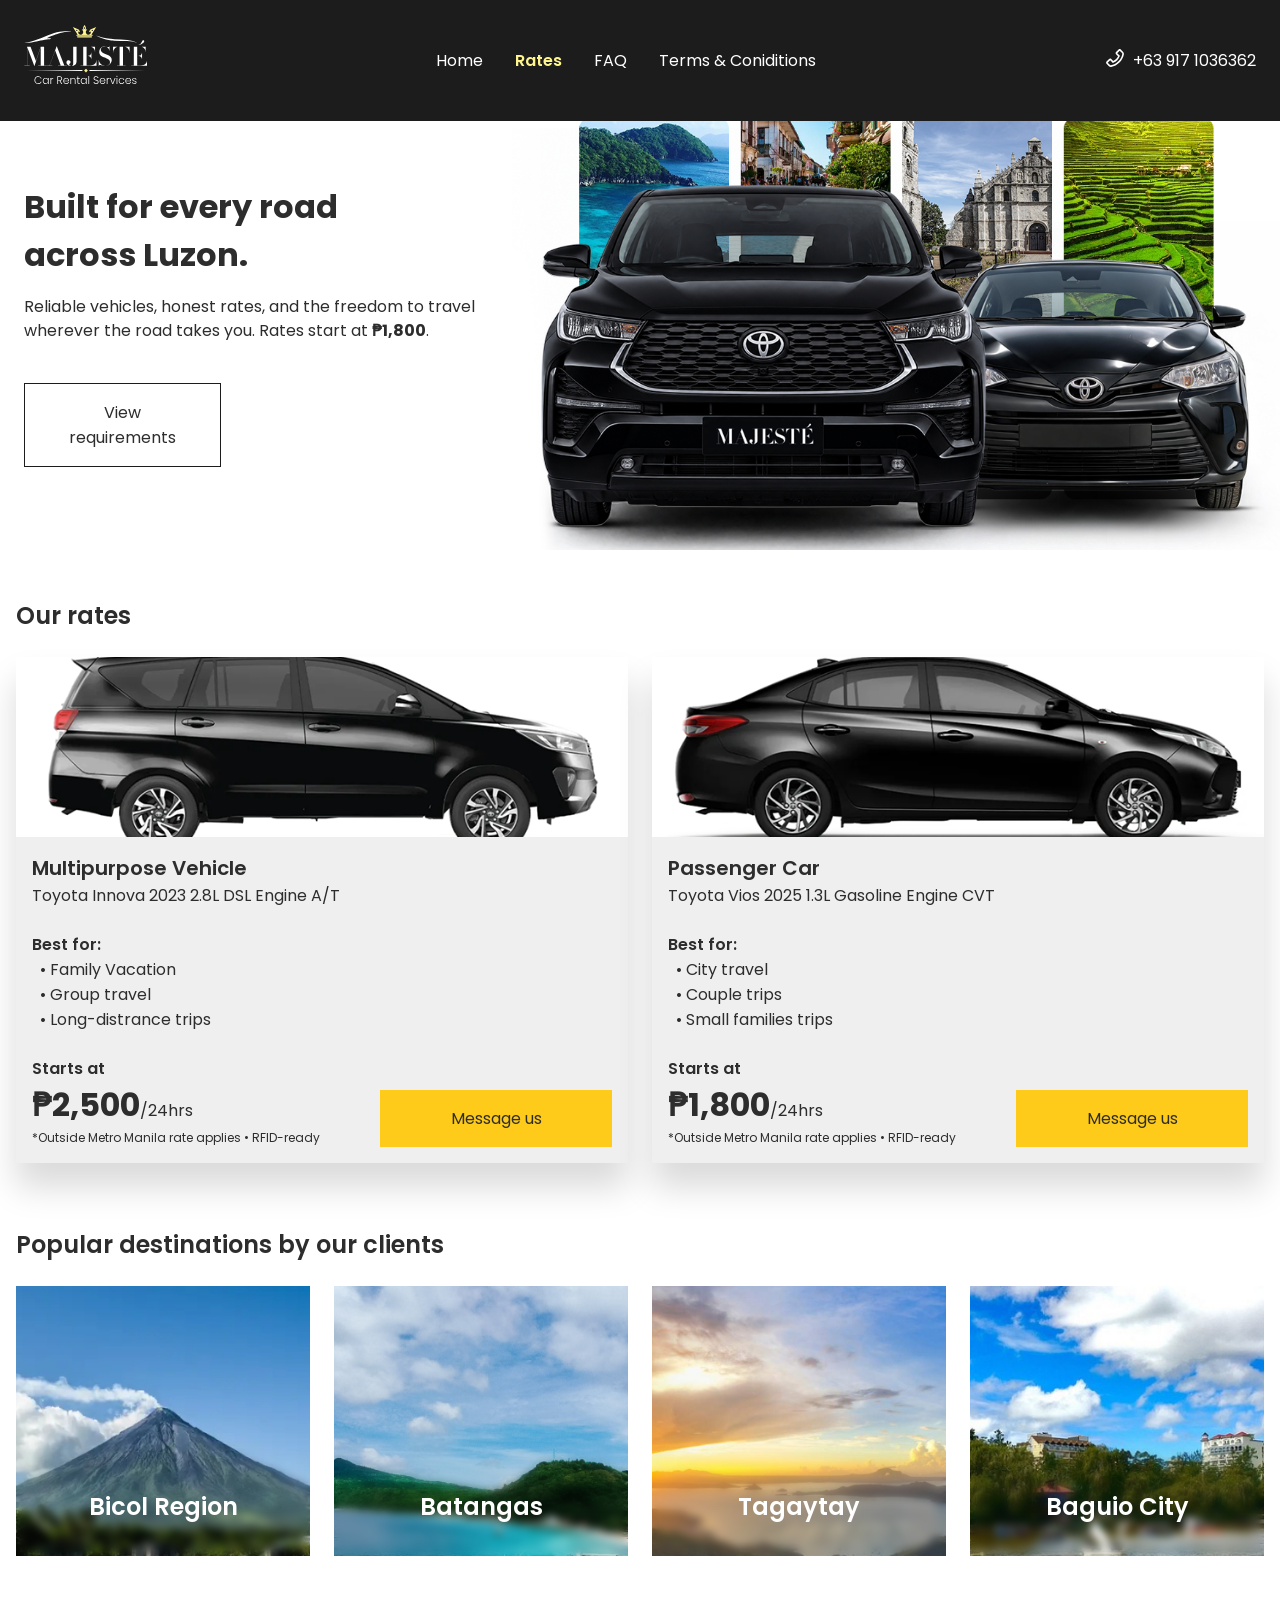
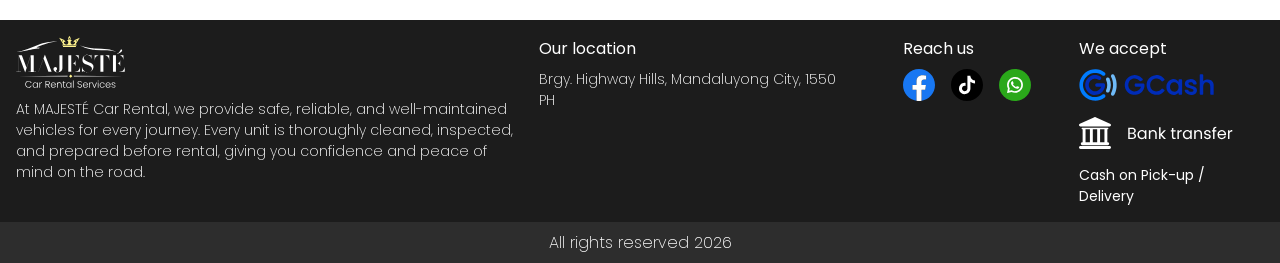
<file: rates.html>
<!DOCTYPE html>
<html lang="en">
<head>
    <meta charset="UTF-8">
    <meta name="viewport" content="width=device-width, initial-scale=1.0">
    <meta http-equiv="X-UA-Compatible" content="IE=edge">
    <meta name="format-detection" content="telephone=no">
    <meta name="format-detection" content="address=no">
    <meta name="format-detection" content="date=no">
    <title>MAJESTÉ Car Rentals — Reliable Rides Across Luzon</title>
    <link rel="preload" href="css/master.css" as="style" onload="this.rel='stylesheet'">
    <link rel="preload" href="css/rate.css" as="style" onload="this.rel='stylesheet'">
    <link rel="shortcut icon" href="images/icon/favicon.svg" type="image/svg+xml">
    <script src="js/main.js" defer></script>
</head>
<body>
    
    <!-- header and navigation -->

    <header class="main-header">
        <div class="head-wrap center">
            <div class="logo">
                <a href="index">
                    <svg viewBox="0 0 137 71" fill="none" xmlns="http://www.w3.org/2000/svg">
                        <path fill-rule="evenodd" clip-rule="evenodd" d="M136.53 45.0736H118.911C118.87 45.0736 118.85 45.0543 118.85 45.0146C118.85 44.9755 118.87 44.9556 118.911 44.9556H121.631C121.771 44.9556 121.842 44.9159 121.842 44.8371V24.3578C121.842 24.2789 121.771 24.2392 121.631 24.2392H118.911C118.87 24.2392 118.85 24.2199 118.85 24.1802C118.85 24.1411 118.87 24.1212 118.911 24.1212H134.898C134.959 24.1212 134.989 24.1507 134.989 24.2097V29.8838C134.989 29.9235 134.969 29.9428 134.929 29.9428C134.888 29.9428 134.868 29.9235 134.868 29.8838C134.868 29.1945 134.757 28.5148 134.536 27.8448C134.313 27.1753 133.971 26.5739 133.508 26.0423C133.044 25.5101 132.46 25.0772 131.755 24.7419C131.05 24.4071 130.214 24.2392 129.247 24.2392H125.771C125.65 24.2392 125.589 24.2789 125.589 24.3578V34.2576H126.769C127.393 34.2576 127.957 34.1594 128.461 33.962C128.965 33.7651 129.393 33.4996 129.745 33.1643C130.098 32.8295 130.37 32.4401 130.562 31.9969C130.752 31.5533 130.848 31.0758 130.848 30.5635C130.848 30.5244 130.868 30.5045 130.909 30.5045C130.949 30.5045 130.97 30.5244 130.97 30.5635V38.0696C130.97 38.1093 130.949 38.1287 130.909 38.1287C130.868 38.1287 130.848 38.1093 130.848 38.0696C130.848 37.5777 130.752 37.1046 130.562 36.6513C130.37 36.1985 130.098 35.8042 129.745 35.4689C129.393 35.1341 128.965 34.8686 128.461 34.6712C127.957 34.4743 127.393 34.3756 126.769 34.3756H125.589V44.8371C125.589 44.9159 125.65 44.9556 125.771 44.9556H129.337C130.607 44.9556 131.695 44.7732 132.601 44.4084C133.508 44.0442 134.249 43.5667 134.823 42.9755C135.397 42.3844 135.82 41.7197 136.092 40.9805C136.364 40.2418 136.5 39.488 136.5 38.7198C136.5 38.6807 136.52 38.6608 136.56 38.6608C136.601 38.6608 136.621 38.6807 136.621 38.7198V44.9851C136.621 45.0441 136.591 45.0736 136.53 45.0736ZM132.103 20.0575C131.609 20.4416 130.924 20.8311 130.048 21.2249C129.171 21.6192 128.038 21.9738 126.647 22.2887C126.607 22.3085 126.582 22.2989 126.572 22.2592C126.562 22.22 126.577 22.2002 126.617 22.2002C127.322 22.0231 127.917 21.7769 128.401 21.4615C128.884 21.1466 129.292 20.792 129.624 20.3977C129.957 20.0039 130.234 19.6048 130.456 19.2008C130.677 18.7974 130.883 18.4278 131.075 18.0925C131.266 17.7578 131.458 17.4868 131.65 17.2798C131.84 17.0732 132.077 16.9697 132.36 16.9697C132.662 16.9697 132.903 17.0582 133.085 17.2352C133.266 17.4128 133.357 17.6397 133.357 17.9149C133.357 18.2105 133.271 18.5458 133.1 18.9197C132.929 19.2942 132.596 19.6734 132.103 20.0575ZM117.037 30.7706C117.037 29.9235 116.905 29.106 116.644 28.3174C116.382 27.5299 115.989 26.8303 115.465 26.2193C114.942 25.6088 114.266 25.126 113.44 24.7714C112.614 24.4168 111.647 24.2392 110.539 24.2392H109.995C109.875 24.2392 109.814 24.2789 109.814 24.3578V44.8371C109.814 44.9159 109.875 44.9556 109.995 44.9556H112.715C112.755 44.9556 112.776 44.9755 112.776 45.0146C112.776 45.0543 112.755 45.0736 112.715 45.0736H103.165C103.124 45.0736 103.105 45.0543 103.105 45.0146C103.105 44.9755 103.124 44.9556 103.165 44.9556H105.885C106.006 44.9556 106.066 44.9159 106.066 44.8371V24.3578C106.066 24.2789 106.006 24.2392 105.885 24.2392H105.341C104.213 24.2392 103.245 24.4168 102.439 24.7714C101.633 25.126 100.974 25.6088 100.46 26.2193C99.9462 26.8303 99.5634 27.5299 99.3117 28.3174C99.0594 29.106 98.9338 29.9235 98.9338 30.7706C98.9338 30.8103 98.9135 30.8296 98.8735 30.8296C98.8329 30.8296 98.8126 30.8103 98.8126 30.7706V24.2097C98.8126 24.1507 98.8433 24.1212 98.9036 24.1212H117.097C117.137 24.1212 117.158 24.1507 117.158 24.2097V30.7706C117.158 30.8103 117.137 30.8296 117.097 30.8296C117.057 30.8296 117.037 30.8103 117.037 30.7706ZM95.4282 43.2856C94.8035 43.946 94.0231 44.4926 93.0858 44.9261C92.1491 45.359 91.0764 45.5758 89.8671 45.5758C89.323 45.5758 88.8141 45.5119 88.3408 45.3837C87.8675 45.2555 87.4194 45.1182 86.996 44.9701C86.5732 44.8226 86.175 44.6847 85.8021 44.5565C85.4291 44.4283 85.0617 44.3644 84.6992 44.3644C84.2352 44.3644 83.848 44.4825 83.5354 44.719C83.2233 44.9556 83.0467 45.2115 83.0067 45.4872C82.9864 45.5264 82.9562 45.5463 82.9162 45.5463C82.8959 45.5463 82.886 45.5264 82.886 45.4872V38.7198C82.886 38.6807 82.9058 38.6608 82.9464 38.6608C82.9864 38.6608 83.0067 38.6807 83.0067 38.7198C83.0067 39.311 83.1729 39.9955 83.5052 40.7739C83.8381 41.5523 84.3065 42.291 84.9109 42.99C85.5152 43.6896 86.2353 44.2807 87.0717 44.7636C87.9075 45.2458 88.8294 45.4872 89.8369 45.4872C90.7232 45.4872 91.5146 45.3692 92.2094 45.1326C92.9049 44.8966 93.4889 44.586 93.9622 44.2019C94.4355 43.8178 94.7937 43.3843 95.0355 42.9015C95.2768 42.4192 95.398 41.9413 95.398 41.4681C95.398 40.7589 95.2719 40.1484 95.0202 39.6361C94.7679 39.1238 94.3703 38.6608 93.8262 38.2472C93.2822 37.8331 92.5873 37.4447 91.7411 37.0799C90.8948 36.7156 89.8769 36.3262 88.6885 35.9125C87.9634 35.6567 87.2834 35.3659 86.6483 35.0408C86.0138 34.7157 85.4648 34.322 85.0013 33.8585C84.5379 33.396 84.1705 32.844 83.8984 32.2035C83.6264 31.5635 83.4904 30.8001 83.4904 29.9133C83.4904 29.0464 83.6461 28.2337 83.9588 27.4751C84.2708 26.7171 84.6942 26.0519 85.2284 25.4806C85.7615 24.9093 86.3812 24.4565 87.0865 24.1212C87.7918 23.7865 88.5377 23.6186 89.323 23.6186C89.7058 23.6186 90.0788 23.6582 90.4413 23.7371C90.8043 23.816 91.1515 23.9098 91.4844 24.0177C91.8167 24.126 92.1436 24.2199 92.4666 24.2982C92.7886 24.3776 93.1209 24.4168 93.4637 24.4168C93.9271 24.4168 94.2441 24.3379 94.4158 24.1802C94.5869 24.023 94.6928 23.8653 94.7333 23.7076C94.7333 23.6679 94.7531 23.6481 94.7937 23.6481C94.8337 23.6481 94.854 23.6679 94.854 23.7076V28.8791C94.854 28.9188 94.8337 28.9381 94.7937 28.9381C94.7531 28.9381 94.7333 28.9188 94.7333 28.8791C94.7333 28.1699 94.577 27.5046 94.2644 26.8845C93.9518 26.2638 93.5394 25.722 93.0255 25.259C92.5116 24.7961 91.9374 24.427 91.3029 24.1507C90.6683 23.875 90.0184 23.7371 89.3532 23.7371C88.7488 23.7371 88.1899 23.8358 87.6761 24.0327C87.1622 24.2296 86.719 24.5005 86.3461 24.8449C85.9732 25.1898 85.6814 25.589 85.4697 26.0423C85.2586 26.4956 85.1527 26.9778 85.1527 27.4902C85.1527 28.554 85.6106 29.4901 86.5276 30.2974C87.4441 31.1054 88.8799 31.8446 90.8345 32.5141C91.8211 32.8494 92.7184 33.1986 93.524 33.5629C94.3297 33.9277 95.0152 34.3563 95.5796 34.8488C96.1434 35.3412 96.5766 35.9077 96.8788 36.5477C97.181 37.1882 97.3324 37.9618 97.3324 38.8679C97.3324 39.5771 97.1706 40.326 96.8486 41.1135C96.5262 41.9016 96.0523 42.6258 95.4282 43.2856ZM62.7579 45.0736C62.7173 45.0736 62.697 45.0543 62.697 45.0146C62.697 44.9755 62.7173 44.9556 62.7579 44.9556H65.4776C65.6185 44.9556 65.6893 44.9159 65.6893 44.8371V24.3578C65.6893 24.2789 65.6185 24.2392 65.4776 24.2392H62.7579C62.7173 24.2392 62.697 24.2199 62.697 24.1802C62.697 24.1411 62.7173 24.1212 62.7579 24.1212H78.7453C78.8057 24.1212 78.8364 24.1507 78.8364 24.2097V29.8838C78.8364 29.9235 78.8161 29.9428 78.7755 29.9428C78.7349 29.9428 78.7152 29.9235 78.7152 29.8838C78.7152 29.1945 78.6044 28.5148 78.3828 27.8448C78.1607 27.1753 77.8185 26.5739 77.355 26.0423C76.8916 25.5101 76.3075 25.0772 75.6022 24.7419C74.8969 24.4071 74.0611 24.2392 73.0937 24.2392H69.6183C69.4976 24.2392 69.4367 24.2789 69.4367 24.3578V34.2576H70.6159C71.24 34.2576 71.8043 34.1594 72.3083 33.962C72.8112 33.7651 73.2396 33.4996 73.5928 33.1643C73.9449 32.8295 74.2169 32.4401 74.4083 31.9969C74.5997 31.5533 74.6957 31.0758 74.6957 30.5635C74.6957 30.5244 74.7154 30.5045 74.756 30.5045C74.796 30.5045 74.8169 30.5244 74.8169 30.5635V38.0696C74.8169 38.1093 74.796 38.1287 74.756 38.1287C74.7154 38.1287 74.6957 38.1093 74.6957 38.0696C74.6957 37.5777 74.5997 37.1046 74.4083 36.6513C74.2169 36.1985 73.9449 35.8042 73.5928 35.4689C73.2396 35.1341 72.8112 34.8686 72.3083 34.6712C71.8043 34.4743 71.24 34.3756 70.6159 34.3756H69.4367V44.8371C69.4367 44.9159 69.4976 44.9556 69.6183 44.9556H73.1847C74.4538 44.9556 75.5419 44.7732 76.4485 44.4084C77.355 44.0442 78.0954 43.5667 78.6702 42.9755C79.2444 42.3844 79.6673 41.7197 79.9393 40.9805C80.2113 40.2418 80.3473 39.488 80.3473 38.7198C80.3473 38.6807 80.3671 38.6608 80.4076 38.6608C80.4477 38.6608 80.468 38.6807 80.468 38.7198V44.9851C80.468 45.0441 80.4378 45.0736 80.3775 45.0736H62.7579ZM58.4965 24.2392C58.3759 24.2392 58.3155 24.2789 58.3155 24.3578V40.1382C58.3155 41.8721 57.7759 43.2121 56.6982 44.1574C55.6205 45.1031 54.1244 45.5758 52.2104 45.5758C51.5051 45.5758 50.8453 45.4577 50.2305 45.2212C49.6163 44.9851 49.0771 44.6745 48.6137 44.2904C48.1503 43.9063 47.7828 43.4734 47.5108 42.99C47.2388 42.5078 47.1028 42.0298 47.1028 41.5572C47.1028 41.1629 47.173 40.8136 47.3145 40.5078C47.4549 40.2026 47.6413 39.9419 47.8733 39.7246C48.1048 39.5084 48.357 39.3405 48.6291 39.2225C48.9011 39.1039 49.1676 39.0449 49.4298 39.0449C50.0342 39.0449 50.548 39.2568 50.9714 39.6801C51.3943 40.1044 51.606 40.6017 51.606 41.1725C51.606 41.5867 51.5352 41.8967 51.3943 42.1038C51.2533 42.3103 51.0921 42.4831 50.9106 42.6209C50.7296 42.7588 50.5678 42.9015 50.4274 43.049C50.2859 43.1971 50.2157 43.4289 50.2157 43.7438C50.2157 43.9803 50.2711 44.2019 50.3819 44.4084C50.4921 44.6155 50.6435 44.7979 50.8354 44.9556C51.0263 45.1128 51.2435 45.241 51.4853 45.3397C51.7266 45.4379 51.9685 45.4872 52.2104 45.4872C52.8751 45.4872 53.4345 45.2904 53.888 44.8966C54.341 44.5023 54.5675 43.8913 54.5675 43.0641V24.3578C54.5675 24.2789 54.5072 24.2392 54.3866 24.2392H51.6663C51.6257 24.2392 51.606 24.2199 51.606 24.1802C51.606 24.1411 51.6257 24.1212 51.6663 24.1212H61.2168C61.2568 24.1212 61.2771 24.1411 61.2771 24.1802C61.2771 24.2199 61.2568 24.2392 61.2168 24.2392H58.4965ZM47.6167 45.0146C47.6167 45.0543 47.5964 45.0736 47.5563 45.0736H37.6735C37.6329 45.0736 37.6132 45.0543 37.6132 45.0146C37.6132 44.9755 37.6329 44.9556 37.6735 44.9556H40.5747C40.6751 44.9556 40.7261 44.9159 40.7261 44.8371L38.1271 37.8041H31.0852L28.8486 43.7143C28.6468 44.2464 28.5311 44.586 28.5009 44.7341C28.4708 44.8816 28.5053 44.9556 28.6068 44.9556H31.3873C31.4274 44.9556 31.4477 44.9755 31.4477 45.0146C31.4477 45.0543 31.4274 45.0736 31.3873 45.0736H25.6748C25.6348 45.0736 25.6145 45.0543 25.6145 45.0146C25.6145 44.9755 25.6348 44.9556 25.6748 44.9556H27.9722C28.1126 44.9556 28.2185 44.8918 28.2892 44.7636C28.3594 44.6353 28.5053 44.2861 28.7274 43.7143L36.2229 23.7076C36.2427 23.6679 36.2629 23.6481 36.2832 23.6481C36.3233 23.6481 36.3534 23.6679 36.3737 23.7076L44.7456 44.8371C44.7856 44.9159 44.8663 44.9556 44.9875 44.9556H47.5563C47.5964 44.9556 47.6167 44.9755 47.6167 45.0146ZM34.6209 28.3469L31.1153 37.6855H38.0662L34.6209 28.3469ZM22.5016 44.9851H25.1917C25.2317 44.9851 25.252 45.005 25.252 45.0441C25.252 45.0833 25.2317 45.1031 25.1917 45.1031H15.6412C15.6006 45.1031 15.5809 45.0833 15.5809 45.0441C15.5809 45.005 15.6006 44.9851 15.6412 44.9851H18.3614C18.4821 44.9851 18.5424 44.946 18.5424 44.8666V24.4463L11.6217 45.4577C11.6014 45.4969 11.5713 45.5167 11.5307 45.5167C11.5104 45.5167 11.4901 45.4969 11.4704 45.4577L3.49171 24.4168V44.8666C3.49171 44.946 3.55203 44.9851 3.67324 44.9851H6.39293C6.43297 44.9851 6.45326 45.005 6.45326 45.0441C6.45326 45.0833 6.43297 45.1031 6.39293 45.1031H0.439112C0.398528 45.1031 0.378784 45.0833 0.378784 45.0441C0.378784 45.005 0.398528 44.9851 0.439112 44.9851H3.15935C3.28001 44.9851 3.34034 44.946 3.34034 44.8666V24.3578C3.34034 24.2789 3.28001 24.2392 3.15935 24.2392H0.439112C0.398528 24.2392 0.378784 24.2199 0.378784 24.1802C0.378784 24.1411 0.398528 24.1212 0.439112 24.1212H6.96714C7.12838 24.1212 7.28908 24.2982 7.45086 24.6528L13.2539 39.8727L18.3006 24.6528C18.4015 24.2982 18.532 24.1212 18.6938 24.1212H25.1917C25.2317 24.1212 25.252 24.1411 25.252 24.1802C25.252 24.2199 25.2317 24.2392 25.1917 24.2392H22.5016C22.3606 24.2392 22.2899 24.2789 22.2899 24.3578V44.8666C22.2899 44.946 22.3606 44.9851 22.5016 44.9851Z" fill="white"/>
                        <path d="M74.7778 10.7825H75.716C76.1194 10.7825 76.3768 11.2121 76.1863 11.5675C76.0937 11.7406 75.9128 11.8492 75.716 11.8492H67.155H58.5941C58.3977 11.8492 58.2168 11.7406 58.1242 11.5675C57.9337 11.2121 58.1911 10.7825 58.5941 10.7825H59.5327L54.197 2.24824L60.6372 4.95224C61.0396 5.12097 61.1589 5.59855 60.9364 5.95103C61.5914 6.07321 62.0879 6.64582 62.0879 7.33624C62.0879 7.64364 61.987 7.9263 61.8197 8.15806C61.8197 6.87612 60.1397 6.6623 60.1397 7.92194C60.1397 9.56412 61.5618 10.8742 63.2423 10.6885C64.4801 10.5513 65.5012 9.56897 65.6796 8.33697C65.8658 7.0497 65.1686 5.90303 64.1068 5.40412C64.3846 5.17042 64.7434 5.02933 65.1351 5.02933C65.4464 5.02933 65.7359 5.11951 65.9817 5.27321C65.7921 4.72679 65.5924 3.97867 65.5924 3.23879C65.5924 1.82885 67.155 0 67.155 0C67.155 0 68.7182 1.82885 68.7182 3.23879C68.7182 3.97867 68.5184 4.72679 68.3288 5.27321C68.5747 5.11951 68.8641 5.02933 69.1754 5.02933C69.5671 5.02933 69.9254 5.17042 70.2037 5.40412C69.1419 5.90303 68.4447 7.0497 68.6309 8.33697C68.8093 9.56897 69.8304 10.5513 71.0682 10.6885C72.7487 10.8742 74.1708 9.56412 74.1708 7.92194C74.1708 6.6623 72.4908 6.87612 72.4908 8.15806C72.3235 7.9263 72.2227 7.64364 72.2227 7.33624C72.2227 6.64582 72.7191 6.07321 73.3742 5.95103C73.1511 5.59855 73.2709 5.12097 73.6728 4.95224L80.1136 2.24824L74.7778 10.7825ZM58.5654 5.36C58.1722 5.36 57.8537 5.67855 57.8537 6.07127C57.8537 6.464 58.1722 6.78303 58.5654 6.78303C58.9587 6.78303 59.2772 6.464 59.2772 6.07127C59.2772 5.67855 58.9587 5.36 58.5654 5.36ZM67.155 2.26618C67.155 2.26618 66.6159 2.77867 66.6159 3.41091C66.6159 4.04315 67.155 4.55564 67.155 4.55564C67.155 4.55564 67.6947 4.04315 67.6947 3.41091C67.6947 2.77867 67.155 2.26618 67.155 2.26618ZM75.7451 5.36C75.3519 5.36 75.0333 5.67855 75.0333 6.07127C75.0333 6.464 75.3519 6.78303 75.7451 6.78303C76.1383 6.78303 76.4568 6.464 76.4568 6.07127C76.4568 5.67855 76.1383 5.36 75.7451 5.36ZM59.1502 12.5367H75.1604C75.2244 12.5367 75.2762 12.5886 75.2762 12.6531V13.7198C75.2762 13.7842 75.2244 13.8361 75.1604 13.8361H59.1502C59.0862 13.8361 59.0338 13.7842 59.0338 13.7198V12.6531C59.0338 12.5886 59.0862 12.5367 59.1502 12.5367Z" fill="#FFF48E"/>
                        <path d="M52.2576 6.81214C52.2576 6.81214 40.5998 6.3007 30.5554 10.0186C20.511 13.7366 8.40506 19.5462 0.378784 19.8718C0.378784 19.8718 5.62459 20.0576 11.813 18.5702C17.1248 17.2941 25.4888 15.5496 28.8071 15.6884L30.1072 14.7125L25.3096 14.5726C25.3096 14.5726 36.9674 8.02081 52.2576 6.81214Z" fill="white"/>
                        <path d="M79.8939 11.6364C82.1999 12.4749 84.5733 13.1677 86.9564 13.7499C89.7783 14.4544 92.694 14.9749 95.5813 15.3457C96.0816 15.3956 97.2698 15.5258 97.7554 15.5747C98.2293 15.608 99.4487 15.697 99.9343 15.7332C104.865 15.9172 109.786 15.9152 114.72 16.5111C118.656 16.9671 122.691 17.9328 126.051 20.1001C122.379 18.6089 118.524 18.06 114.6 17.8819C109.714 17.6158 104.741 17.7322 99.8259 17.4896C99.1077 17.4318 98.3045 17.3477 97.5815 17.2831C97.089 17.2283 95.8608 17.0463 95.3507 16.9759C92.4018 16.4876 89.4705 15.7596 86.6555 14.7547C84.3241 13.9191 82.0123 12.9279 79.8939 11.6373V11.6364Z" fill="white"/>
                        <rect x="68.7424" y="48.4848" width="2.90909" height="2.90909" transform="rotate(45 68.7424 48.4848)" fill="#FFF48E"/>
                        <path d="M3.28787 50.4242L64.8636 49.9394V50.9091L3.28787 50.4242Z" fill="white"/>
                        <path d="M134.197 50.4242L72.6212 49.9394V50.9091L134.197 50.4242Z" fill="white"/>
                        <path d="M11.576 61.1636C11.576 60.3396 11.756 59.6036 12.116 58.9556C12.476 58.2996 12.968 57.7916 13.592 57.4316C14.216 57.0636 14.912 56.8796 15.68 56.8796C16.616 56.8796 17.416 57.1036 18.08 57.5516C18.752 57.9916 19.24 58.6156 19.544 59.4236H18.56C18.32 58.8556 17.952 58.4116 17.456 58.0916C16.968 57.7716 16.376 57.6116 15.68 57.6116C15.064 57.6116 14.508 57.7556 14.012 58.0436C13.524 58.3316 13.14 58.7476 12.86 59.2916C12.58 59.8276 12.44 60.4516 12.44 61.1636C12.44 61.8756 12.58 62.4996 12.86 63.0356C13.14 63.5716 13.524 63.9836 14.012 64.2716C14.508 64.5596 15.064 64.7036 15.68 64.7036C16.376 64.7036 16.968 64.5476 17.456 64.2356C17.952 63.9156 18.32 63.4756 18.56 62.9156H19.544C19.24 63.7156 18.752 64.3356 18.08 64.7756C17.408 65.2156 16.608 65.4356 15.68 65.4356C14.912 65.4356 14.216 65.2556 13.592 64.8956C12.968 64.5276 12.476 64.0196 12.116 63.3716C11.756 62.7236 11.576 61.9876 11.576 61.1636ZM20.8338 62.0756C20.8338 61.4036 20.9658 60.8156 21.2298 60.3116C21.5018 59.7996 21.8738 59.4076 22.3458 59.1356C22.8258 58.8556 23.3658 58.7156 23.9658 58.7156C24.5898 58.7156 25.1258 58.8596 25.5738 59.1476C26.0298 59.4356 26.3578 59.8036 26.5578 60.2516V58.8116H27.3978V65.3636H26.5578V63.9116C26.3498 64.3596 26.0178 64.7316 25.5618 65.0276C25.1138 65.3156 24.5778 65.4596 23.9538 65.4596C23.3618 65.4596 22.8258 65.3196 22.3458 65.0396C21.8738 64.7596 21.5018 64.3636 21.2298 63.8516C20.9658 63.3396 20.8338 62.7476 20.8338 62.0756ZM26.5578 62.0876C26.5578 61.5596 26.4498 61.0956 26.2338 60.6956C26.0178 60.2956 25.7218 59.9876 25.3458 59.7716C24.9778 59.5556 24.5698 59.4476 24.1218 59.4476C23.6578 59.4476 23.2418 59.5516 22.8738 59.7596C22.5058 59.9676 22.2138 60.2716 21.9978 60.6716C21.7898 61.0636 21.6858 61.5316 21.6858 62.0756C21.6858 62.6116 21.7898 63.0836 21.9978 63.4916C22.2138 63.8916 22.5058 64.1996 22.8738 64.4156C23.2418 64.6236 23.6578 64.7276 24.1218 64.7276C24.5698 64.7276 24.9778 64.6196 25.3458 64.4036C25.7218 64.1876 26.0178 63.8796 26.2338 63.4796C26.4498 63.0796 26.5578 62.6156 26.5578 62.0876ZM30.1555 59.9756C30.3395 59.5676 30.6195 59.2516 30.9955 59.0276C31.3795 58.8036 31.8475 58.6916 32.3995 58.6916V59.5676H32.1715C31.5635 59.5676 31.0755 59.7316 30.7075 60.0596C30.3395 60.3876 30.1555 60.9356 30.1555 61.7036V65.3636H29.3155V58.8116H30.1555V59.9756ZM41.4201 65.3636L39.3441 61.8596H37.7961V65.3636H36.9561V56.9756H39.4761C40.4121 56.9756 41.1201 57.1996 41.6001 57.6476C42.0881 58.0956 42.3321 58.6836 42.3321 59.4116C42.3321 60.0196 42.1561 60.5396 41.8041 60.9716C41.4601 61.3956 40.9481 61.6716 40.2681 61.7996L42.4281 65.3636H41.4201ZM37.7961 61.1756H39.4881C40.1441 61.1756 40.6361 61.0156 40.9641 60.6956C41.3001 60.3756 41.4681 59.9476 41.4681 59.4116C41.4681 58.8596 41.3081 58.4356 40.9881 58.1396C40.6681 57.8356 40.1641 57.6836 39.4761 57.6836H37.7961V61.1756ZM49.9271 61.7516C49.9271 62.0396 49.9191 62.2596 49.9031 62.4116H44.4671C44.4911 62.9076 44.6111 63.3316 44.8271 63.6836C45.0431 64.0356 45.3271 64.3036 45.6791 64.4876C46.0311 64.6636 46.4151 64.7516 46.8311 64.7516C47.3751 64.7516 47.8311 64.6196 48.1991 64.3556C48.5751 64.0916 48.8231 63.7356 48.9431 63.2876H49.8311C49.6711 63.9276 49.3271 64.4516 48.7991 64.8596C48.2791 65.2596 47.6231 65.4596 46.8311 65.4596C46.2151 65.4596 45.6631 65.3236 45.1751 65.0516C44.6871 64.7716 44.3031 64.3796 44.0231 63.8756C43.7511 63.3636 43.6151 62.7676 43.6151 62.0876C43.6151 61.4076 43.7511 60.8116 44.0231 60.2996C44.2951 59.7876 44.6751 59.3956 45.1631 59.1236C45.6511 58.8516 46.2071 58.7156 46.8311 58.7156C47.4551 58.7156 47.9991 58.8516 48.4631 59.1236C48.9351 59.3956 49.2951 59.7636 49.5431 60.2276C49.7991 60.6836 49.9271 61.1916 49.9271 61.7516ZM49.0751 61.7276C49.0831 61.2396 48.9831 60.8236 48.7751 60.4796C48.5751 60.1356 48.2991 59.8756 47.9471 59.6996C47.5951 59.5236 47.2111 59.4356 46.7951 59.4356C46.1711 59.4356 45.6391 59.6356 45.1991 60.0356C44.7591 60.4356 44.5151 60.9996 44.4671 61.7276H49.0751ZM54.5359 58.6916C55.3199 58.6916 55.9599 58.9356 56.4559 59.4236C56.9519 59.9036 57.1999 60.6036 57.1999 61.5236V65.3636H56.3719V61.6196C56.3719 60.9076 56.1919 60.3636 55.8319 59.9876C55.4799 59.6116 54.9959 59.4236 54.3799 59.4236C53.7479 59.4236 53.2439 59.6236 52.8679 60.0236C52.4919 60.4236 52.3039 61.0116 52.3039 61.7876V65.3636H51.4639V58.8116H52.3039V59.9276C52.5119 59.5276 52.8119 59.2236 53.2039 59.0156C53.5959 58.7996 54.0399 58.6916 54.5359 58.6916ZM60.1497 59.5196V63.5876C60.1497 63.9876 60.2257 64.2636 60.3777 64.4156C60.5297 64.5676 60.7977 64.6436 61.1817 64.6436H61.9497V65.3636H61.0497C60.4577 65.3636 60.0177 65.2276 59.7297 64.9556C59.4417 64.6756 59.2977 64.2196 59.2977 63.5876V59.5196H58.3857V58.8116H59.2977V57.1676H60.1497V58.8116H61.9497V59.5196H60.1497ZM62.951 62.0756C62.951 61.4036 63.083 60.8156 63.347 60.3116C63.619 59.7996 63.991 59.4076 64.463 59.1356C64.943 58.8556 65.483 58.7156 66.083 58.7156C66.707 58.7156 67.243 58.8596 67.691 59.1476C68.147 59.4356 68.475 59.8036 68.675 60.2516V58.8116H69.515V65.3636H68.675V63.9116C68.467 64.3596 68.135 64.7316 67.679 65.0276C67.231 65.3156 66.695 65.4596 66.071 65.4596C65.479 65.4596 64.943 65.3196 64.463 65.0396C63.991 64.7596 63.619 64.3636 63.347 63.8516C63.083 63.3396 62.951 62.7476 62.951 62.0756ZM68.675 62.0876C68.675 61.5596 68.567 61.0956 68.351 60.6956C68.135 60.2956 67.839 59.9876 67.463 59.7716C67.095 59.5556 66.687 59.4476 66.239 59.4476C65.775 59.4476 65.359 59.5516 64.991 59.7596C64.623 59.9676 64.331 60.2716 64.115 60.6716C63.907 61.0636 63.803 61.5316 63.803 62.0756C63.803 62.6116 63.907 63.0836 64.115 63.4916C64.331 63.8916 64.623 64.1996 64.991 64.4156C65.359 64.6236 65.775 64.7276 66.239 64.7276C66.687 64.7276 67.095 64.6196 67.463 64.4036C67.839 64.1876 68.135 63.8796 68.351 63.4796C68.567 63.0796 68.675 62.6156 68.675 62.0876ZM72.2727 56.4836V65.3636H71.4327V56.4836H72.2727ZM80.0118 65.4476C79.4598 65.4476 78.9718 65.3516 78.5478 65.1596C78.1318 64.9676 77.8038 64.6996 77.5638 64.3556C77.3238 64.0116 77.1958 63.6276 77.1798 63.2036H78.0678C78.1078 63.6116 78.2878 63.9716 78.6078 64.2836C78.9278 64.5876 79.3958 64.7396 80.0118 64.7396C80.5798 64.7396 81.0278 64.5956 81.3558 64.3076C81.6918 64.0116 81.8598 63.6396 81.8598 63.1916C81.8598 62.8316 81.7678 62.5436 81.5838 62.3276C81.3998 62.1036 81.1718 61.9396 80.8998 61.8356C80.6278 61.7236 80.2518 61.6036 79.7718 61.4756C79.2118 61.3236 78.7678 61.1756 78.4398 61.0316C78.1118 60.8876 77.8318 60.6636 77.5998 60.3596C77.3678 60.0556 77.2518 59.6436 77.2518 59.1236C77.2518 58.6916 77.3638 58.3076 77.5878 57.9716C77.8118 57.6276 78.1278 57.3596 78.5358 57.1676C78.9438 56.9756 79.4118 56.8796 79.9398 56.8796C80.7158 56.8796 81.3398 57.0716 81.8118 57.4556C82.2918 57.8316 82.5678 58.3196 82.6398 58.9196H81.7278C81.6718 58.5756 81.4838 58.2716 81.1638 58.0076C80.8438 57.7356 80.4118 57.5996 79.8678 57.5996C79.3638 57.5996 78.9438 57.7356 78.6078 58.0076C78.2718 58.2716 78.1038 58.6356 78.1038 59.0996C78.1038 59.4516 78.1958 59.7356 78.3798 59.9516C78.5638 60.1676 78.7918 60.3316 79.0638 60.4436C79.3438 60.5556 79.7198 60.6756 80.1918 60.8036C80.7358 60.9556 81.1758 61.1076 81.5118 61.2596C81.8478 61.4036 82.1318 61.6276 82.3638 61.9316C82.5958 62.2356 82.7118 62.6436 82.7118 63.1556C82.7118 63.5476 82.6078 63.9196 82.3998 64.2716C82.1918 64.6236 81.8838 64.9076 81.4758 65.1236C81.0678 65.3396 80.5798 65.4476 80.0118 65.4476ZM90.263 61.7516C90.263 62.0396 90.255 62.2596 90.239 62.4116H84.803C84.827 62.9076 84.947 63.3316 85.163 63.6836C85.379 64.0356 85.663 64.3036 86.015 64.4876C86.367 64.6636 86.751 64.7516 87.167 64.7516C87.711 64.7516 88.167 64.6196 88.535 64.3556C88.911 64.0916 89.159 63.7356 89.279 63.2876H90.167C90.007 63.9276 89.663 64.4516 89.135 64.8596C88.615 65.2596 87.959 65.4596 87.167 65.4596C86.551 65.4596 85.999 65.3236 85.511 65.0516C85.023 64.7716 84.639 64.3796 84.359 63.8756C84.087 63.3636 83.951 62.7676 83.951 62.0876C83.951 61.4076 84.087 60.8116 84.359 60.2996C84.631 59.7876 85.011 59.3956 85.499 59.1236C85.987 58.8516 86.543 58.7156 87.167 58.7156C87.791 58.7156 88.335 58.8516 88.799 59.1236C89.271 59.3956 89.631 59.7636 89.879 60.2276C90.135 60.6836 90.263 61.1916 90.263 61.7516ZM89.411 61.7276C89.419 61.2396 89.319 60.8236 89.111 60.4796C88.911 60.1356 88.635 59.8756 88.283 59.6996C87.931 59.5236 87.547 59.4356 87.131 59.4356C86.507 59.4356 85.975 59.6356 85.535 60.0356C85.095 60.4356 84.851 60.9996 84.803 61.7276H89.411ZM92.6398 59.9756C92.8238 59.5676 93.1038 59.2516 93.4798 59.0276C93.8638 58.8036 94.3318 58.6916 94.8838 58.6916V59.5676H94.6558C94.0478 59.5676 93.5598 59.7316 93.1918 60.0596C92.8238 60.3876 92.6398 60.9356 92.6398 61.7036V65.3636H91.7998V58.8116H92.6398V59.9756ZM98.4755 64.5476L100.684 58.8116H101.572L98.9435 65.3636H97.9955L95.3675 58.8116H96.2675L98.4755 64.5476ZM103.13 57.5756C102.962 57.5756 102.818 57.5156 102.698 57.3956C102.578 57.2756 102.518 57.1276 102.518 56.9516C102.518 56.7756 102.578 56.6316 102.698 56.5196C102.818 56.3996 102.962 56.3396 103.13 56.3396C103.298 56.3396 103.442 56.3996 103.562 56.5196C103.682 56.6316 103.742 56.7756 103.742 56.9516C103.742 57.1276 103.682 57.2756 103.562 57.3956C103.442 57.5156 103.298 57.5756 103.13 57.5756ZM103.55 58.8116V65.3636H102.71V58.8116H103.55ZM105.068 62.0876C105.068 61.4076 105.204 60.8156 105.476 60.3116C105.748 59.7996 106.124 59.4076 106.604 59.1356C107.084 58.8556 107.632 58.7156 108.248 58.7156C109.056 58.7156 109.72 58.9156 110.24 59.3156C110.768 59.7156 111.108 60.2596 111.26 60.9476H110.36C110.248 60.4756 110.004 60.1076 109.628 59.8436C109.26 59.5716 108.8 59.4356 108.248 59.4356C107.808 59.4356 107.412 59.5356 107.06 59.7356C106.708 59.9356 106.428 60.2356 106.22 60.6356C106.02 61.0276 105.92 61.5116 105.92 62.0876C105.92 62.6636 106.02 63.1516 106.22 63.5516C106.428 63.9516 106.708 64.2516 107.06 64.4516C107.412 64.6516 107.808 64.7516 108.248 64.7516C108.8 64.7516 109.26 64.6196 109.628 64.3556C110.004 64.0836 110.248 63.7076 110.36 63.2276H111.26C111.108 63.8996 110.768 64.4396 110.24 64.8476C109.712 65.2556 109.048 65.4596 108.248 65.4596C107.632 65.4596 107.084 65.3236 106.604 65.0516C106.124 64.7716 105.748 64.3796 105.476 63.8756C105.204 63.3636 105.068 62.7676 105.068 62.0876ZM118.74 61.7516C118.74 62.0396 118.732 62.2596 118.716 62.4116H113.28C113.304 62.9076 113.424 63.3316 113.64 63.6836C113.856 64.0356 114.14 64.3036 114.492 64.4876C114.844 64.6636 115.228 64.7516 115.644 64.7516C116.188 64.7516 116.644 64.6196 117.012 64.3556C117.388 64.0916 117.636 63.7356 117.756 63.2876H118.644C118.484 63.9276 118.14 64.4516 117.612 64.8596C117.092 65.2596 116.436 65.4596 115.644 65.4596C115.028 65.4596 114.476 65.3236 113.988 65.0516C113.5 64.7716 113.116 64.3796 112.836 63.8756C112.564 63.3636 112.428 62.7676 112.428 62.0876C112.428 61.4076 112.564 60.8116 112.836 60.2996C113.108 59.7876 113.488 59.3956 113.976 59.1236C114.464 58.8516 115.02 58.7156 115.644 58.7156C116.268 58.7156 116.812 58.8516 117.276 59.1236C117.748 59.3956 118.108 59.7636 118.356 60.2276C118.612 60.6836 118.74 61.1916 118.74 61.7516ZM117.888 61.7276C117.896 61.2396 117.796 60.8236 117.588 60.4796C117.388 60.1356 117.112 59.8756 116.76 59.6996C116.408 59.5236 116.024 59.4356 115.608 59.4356C114.984 59.4356 114.452 59.6356 114.012 60.0356C113.572 60.4356 113.328 60.9996 113.28 61.7276H117.888ZM122.532 65.4596C121.78 65.4596 121.164 65.2876 120.684 64.9436C120.212 64.5916 119.948 64.1156 119.892 63.5156H120.756C120.796 63.8836 120.968 64.1836 121.272 64.4156C121.584 64.6396 122 64.7516 122.52 64.7516C122.976 64.7516 123.332 64.6436 123.588 64.4276C123.852 64.2116 123.984 63.9436 123.984 63.6236C123.984 63.3996 123.912 63.2156 123.768 63.0716C123.624 62.9276 123.44 62.8156 123.216 62.7356C123 62.6476 122.704 62.5556 122.328 62.4596C121.84 62.3316 121.444 62.2036 121.14 62.0756C120.836 61.9476 120.576 61.7596 120.36 61.5116C120.152 61.2556 120.048 60.9156 120.048 60.4916C120.048 60.1716 120.144 59.8756 120.336 59.6036C120.528 59.3316 120.8 59.1156 121.152 58.9556C121.504 58.7956 121.904 58.7156 122.352 58.7156C123.056 58.7156 123.624 58.8956 124.056 59.2556C124.488 59.6076 124.72 60.0956 124.752 60.7196H123.912C123.888 60.3356 123.736 60.0276 123.456 59.7956C123.184 59.5556 122.808 59.4356 122.328 59.4356C121.904 59.4356 121.56 59.5356 121.296 59.7356C121.032 59.9356 120.9 60.1836 120.9 60.4796C120.9 60.7356 120.976 60.9476 121.128 61.1156C121.288 61.2756 121.484 61.4036 121.716 61.4996C121.948 61.5876 122.26 61.6876 122.652 61.7996C123.124 61.9276 123.5 62.0516 123.78 62.1716C124.06 62.2916 124.3 62.4676 124.5 62.6996C124.7 62.9316 124.804 63.2396 124.812 63.6236C124.812 63.9756 124.716 64.2916 124.524 64.5716C124.332 64.8436 124.064 65.0596 123.72 65.2196C123.376 65.3796 122.98 65.4596 122.532 65.4596Z" fill="white"/>
                    </svg>
                </a>
            </div>
            <nav class="navigation">
                <ul class="menu">
                    <li class="menu-list"><a href="index">Home</a></li>
                    <li class="menu-list active"><a href="rates">Rates</a></li>
                    <li class="menu-list"><a href="faq">FAQ</a></li>
                    <li class="menu-list"><a href="termsandconditions">Terms & Coniditions</a></li>
                </ul>
            </nav>
            <div class="burger-icon">
                <span class="hr-1"></span>
                <span class="hr-2"></span>
                <span class="hr-3"></span>
            </div>
            <div class="contact">
                <svg width="20" height="20" viewBox="0 0 20 20" fill="none" xmlns="http://www.w3.org/2000/svg">
                    <path d="M18.1495 3.89955L15.7723 1.52455C15.4821 1.23437 15.0937 1.07143 14.683 1.07143C14.2723 1.07143 13.8839 1.23214 13.5937 1.52455L11.0335 4.08036C10.7433 4.37053 10.5803 4.76116 10.5803 5.17187C10.5803 5.58482 10.7411 5.97098 11.0335 6.26339L13.0335 8.26562C12.5778 9.3272 11.9232 10.2917 11.1049 11.1071C10.2857 11.9308 9.32811 12.5804 8.26561 13.0402L6.26561 11.0379C5.97543 10.7478 5.58704 10.5848 5.17632 10.5848C4.97374 10.5841 4.77305 10.6238 4.586 10.7016C4.39895 10.7794 4.22932 10.8937 4.08704 11.0379L1.52454 13.5937C1.23436 13.8839 1.07141 14.2746 1.07141 14.6853C1.07141 15.0982 1.23213 15.4844 1.52454 15.7768L3.89954 18.1518C4.39507 18.6473 5.07811 18.9308 5.779 18.9308C5.92409 18.9308 6.06472 18.9196 6.20757 18.8951C9.16293 18.4085 12.096 16.8348 14.4643 14.4688C16.8303 12.0982 18.4018 9.16518 18.8928 6.20759C19.0335 5.3683 18.7522 4.50446 18.1495 3.89955ZM17.3103 5.94196C16.875 8.57366 15.4598 11.1987 13.3281 13.3304C11.1964 15.4621 8.57364 16.8772 5.94195 17.3125C5.61159 17.3683 5.2723 17.2567 5.03123 17.0179L2.69864 14.6853L5.17186 12.2098L7.84597 14.8884L7.86605 14.9085L8.3482 14.7299C9.81009 14.1924 11.1376 13.3435 12.2388 12.2419C13.34 11.1404 14.1885 9.81253 14.7254 8.35045L14.904 7.8683L12.2076 5.17411L14.6808 2.69866L17.0134 5.03125C17.2544 5.27232 17.3661 5.61161 17.3103 5.94196Z" fill="white"/>
                </svg>
                <span>+63 917 1036362</span>
            </div>
        </div>
    </header>

    <main class="body-wrapper">

        <!-- hero section -->

        <div class="main-hero">
            <div class="hero-wrap center">
                <div class="hero-text">
                    <h1>Built for every road<br>across Luzon.</h1>
                    <p>Reliable vehicles, honest rates, and the freedom to travel wherever the road takes you. Rates start at <strong>₱1,800</strong>.</p>
                    <div class="hero-btn">
                        <a href="faq" class="sec-btn">View requirements</a>
                    </div>
                </div>
            </div>
        </div>

        <!-- rates section -->

        <div class="main-rates">
            <div class="rates-wrap center">
                <span>Our rates</span>
                <div class="rate-cards rate-card-slide">
                    <!-- left card -->
                    <div class="card">
                        <div class="card-img-left card-size"></div>
                        <div class="card-content">
                            <div class="card-text">
                                <div class="card-head">
                                    <span class="card-head-veh-type">Multipurpose Vehicle</span>
                                    <span class="card-head-veh-model">Toyota Innova 2023 2.8L DSL Engine A/T</span>
                                </div>
                                <div class="veh-desc">
                                    <span>Best for:</span>
                                    <span style="text-indent: 8px;">• Family Vacation</span>
                                    <span style="text-indent: 8px;">• Group travel</span>
                                    <span style="text-indent: 8px;">• Long-distrance trips</span>
                                </div>
                                <div class="veh-rate-cta">
                                    <div class="rate-card-text">
                                        <span>Starts at</span>
                                        <span style="font-weight: 700; font-size: var(--font-size-l);">₱2,500<span style="font-weight: 400; font-size: var(--font-size-s);">/24hrs</span></span>
                                        <span style="font-size: 12px;">*Outside Metro Manila rate applies • RFID-ready</span>
                                    </div>
                                    <a href="https://m.me/593561504055977" class="card-btn" target="_blank">Message us</a>
                                </div>
                            </div>
                        </div>
                    </div>
                    <!-- right card -->
                    <div class="card">
                        <div class="card-img-right card-size"></div>
                        <div class="card-content">
                            <div class="card-text">
                                <div class="card-head">
                                    <span class="card-head-veh-type">Passenger Car</span>
                                    <span class="card-head-veh-model">Toyota Vios 2025 1.3L Gasoline Engine CVT</span>
                                </div>
                                <div class="veh-desc">
                                    <span>Best for:</span>
                                    <span style="text-indent: 8px;">• City travel</span>
                                    <span style="text-indent: 8px;">• Couple trips</span>
                                    <span style="text-indent: 8px;">• Small families trips</span>
                                </div>
                                <div class="veh-rate-cta">
                                    <div class="rate-card-text">
                                        <span>Starts at</span>
                                        <span style="font-weight: 700; font-size: var(--font-size-l);">₱1,800<span style="font-weight: 400; font-size: var(--font-size-s);">/24hrs</span></span>
                                        <span style="font-size: 12px;">*Outside Metro Manila rate applies • RFID-ready</span>
                                    </div>
                                    <a href="https://m.me/593561504055977" class="card-btn" target="_blank">Message us</a>
                                </div>
                            </div>
                        </div>
                    </div>
                </div>
            </div>
        </div>

        <!-- destinations section -->

        <div class="main-destinations">
            <div class="destination-wrap center">
                <span>Popular destinations by our clients</span>
                <div class="destination-cards">
                    <div class="img-card img-card-1">
                        <span>Bicol Region</span>
                    </div>
                    <div class="img-card img-card-2">
                        <span>Batangas</span>
                    </div>
                    <div class="img-card img-card-3">
                        <span>Tagaytay</span>
                    </div>
                    <div class="img-card img-card-4">
                        <span>Baguio City</span>
                    </div>
                </div>
            </div>
        </div>

    </main>

    <!-- footer -->

    <footer>
        <div class="foot-wrap center">
            <div class="footer-logo">
                <svg width="110" height="56" viewBox="0 0 110 56" fill="none" xmlns="http://www.w3.org/2000/svg">
                    <path fill-rule="evenodd" clip-rule="evenodd" d="M108.66 35.8726H94.6368C94.6045 35.8726 94.5888 35.8572 94.5888 35.8256C94.5888 35.7944 94.6045 35.7786 94.6368 35.7786H96.8018C96.9135 35.7786 96.9698 35.7471 96.9698 35.6843V19.3855C96.9698 19.3228 96.9135 19.2912 96.8018 19.2912H94.6368C94.6045 19.2912 94.5888 19.2758 94.5888 19.2442C94.5888 19.2131 94.6045 19.1973 94.6368 19.1973H107.361C107.409 19.1973 107.433 19.2207 107.433 19.2677V23.7835C107.433 23.8151 107.417 23.8305 107.385 23.8305C107.353 23.8305 107.337 23.8151 107.337 23.7835C107.337 23.2349 107.249 22.694 107.072 22.1607C106.895 21.6279 106.623 21.1493 106.255 20.7262C105.885 20.3026 105.421 19.9581 104.859 19.6912C104.298 19.4248 103.633 19.2912 102.863 19.2912H100.097C100.001 19.2912 99.9523 19.3228 99.9523 19.3855V27.2644H100.891C101.387 27.2644 101.837 27.1863 102.238 27.0292C102.638 26.8725 102.979 26.6612 103.26 26.3943C103.54 26.1279 103.757 25.8179 103.909 25.4653C104.061 25.1122 104.138 24.7322 104.138 24.3245C104.138 24.2933 104.153 24.2775 104.186 24.2775C104.218 24.2775 104.234 24.2933 104.234 24.3245V30.2983C104.234 30.3299 104.218 30.3453 104.186 30.3453C104.153 30.3453 104.138 30.3299 104.138 30.2983C104.138 29.9068 104.061 29.5303 103.909 29.1695C103.757 28.8091 103.54 28.4953 103.26 28.2285C102.979 27.9621 102.638 27.7507 102.238 27.5936C101.837 27.4369 101.387 27.3584 100.891 27.3584H99.9523V35.6843C99.9523 35.7471 100.001 35.7786 100.097 35.7786H102.935C103.945 35.7786 104.811 35.6335 105.533 35.3432C106.255 35.0533 106.844 34.6733 107.301 34.2028C107.758 33.7323 108.094 33.2033 108.311 32.615C108.527 32.0271 108.636 31.4272 108.636 30.8158C108.636 30.7846 108.651 30.7688 108.684 30.7688C108.716 30.7688 108.732 30.7846 108.732 30.8158V35.8021C108.732 35.8491 108.708 35.8726 108.66 35.8726ZM105.136 15.9631C104.743 16.2688 104.198 16.5788 103.5 16.8922C102.803 17.206 101.901 17.4882 100.794 17.7388C100.762 17.7546 100.742 17.7469 100.734 17.7153C100.726 17.6842 100.738 17.6684 100.77 17.6684C101.332 17.5275 101.805 17.3315 102.19 17.0805C102.574 16.8298 102.899 16.5476 103.163 16.2338C103.428 15.9204 103.648 15.6028 103.825 15.2813C104.002 14.9602 104.166 14.6661 104.318 14.3992C104.47 14.1328 104.623 13.9172 104.775 13.7524C104.927 13.588 105.116 13.5056 105.341 13.5056C105.581 13.5056 105.773 13.5761 105.918 13.717C106.062 13.8583 106.134 14.0389 106.134 14.2579C106.134 14.4931 106.066 14.76 105.93 15.0576C105.793 15.3556 105.529 15.6574 105.136 15.9631ZM93.1458 24.4893C93.1458 23.8151 93.0411 23.1645 92.8329 22.5368C92.6247 21.9101 92.3117 21.3533 91.8949 20.8671C91.478 20.3812 90.9407 19.9969 90.2834 19.7147C89.6256 19.4325 88.8561 19.2912 87.9744 19.2912H87.5414C87.4454 19.2912 87.3969 19.3228 87.3969 19.3855V35.6843C87.3969 35.7471 87.4454 35.7786 87.5414 35.7786H89.7063C89.7382 35.7786 89.7544 35.7944 89.7544 35.8256C89.7544 35.8572 89.7382 35.8726 89.7063 35.8726H82.1055C82.0732 35.8726 82.0574 35.8572 82.0574 35.8256C82.0574 35.7944 82.0732 35.7786 82.1055 35.7786H84.27C84.3664 35.7786 84.4144 35.7471 84.4144 35.6843V19.3855C84.4144 19.3228 84.3664 19.2912 84.27 19.2912H83.8374C82.9391 19.2912 82.1692 19.4325 81.528 19.7147C80.8864 19.9969 80.3617 20.3812 79.9527 20.8671C79.5437 21.3533 79.2391 21.9101 79.0387 22.5368C78.838 23.1645 78.738 23.8151 78.738 24.4893C78.738 24.5209 78.7219 24.5362 78.69 24.5362C78.6577 24.5362 78.6415 24.5209 78.6415 24.4893V19.2677C78.6415 19.2207 78.666 19.1973 78.714 19.1973H93.1938C93.2257 19.1973 93.2418 19.2207 93.2418 19.2677V24.4893C93.2418 24.5209 93.2257 24.5362 93.1938 24.5362C93.1615 24.5362 93.1458 24.5209 93.1458 24.4893ZM75.948 34.4496C75.4509 34.9751 74.8298 35.4102 74.0838 35.7552C73.3383 36.0997 72.4845 36.2722 71.5221 36.2722C71.0891 36.2722 70.6841 36.2214 70.3074 36.1193C69.9307 36.0173 69.5741 35.908 69.2371 35.7902C68.9006 35.6728 68.5837 35.563 68.2869 35.461C67.9901 35.359 67.6976 35.3081 67.4091 35.3081C67.0399 35.3081 66.7317 35.4021 66.4829 35.5904C66.2346 35.7786 66.094 35.9823 66.0622 36.2017C66.046 36.2329 66.022 36.2487 65.9901 36.2487C65.974 36.2487 65.9661 36.2329 65.9661 36.2017V30.8158C65.9661 30.7846 65.9818 30.7688 66.0141 30.7688C66.046 30.7688 66.0622 30.7846 66.0622 30.8158C66.0622 31.2863 66.1944 31.8311 66.4589 32.4506C66.7239 33.0701 67.0966 33.658 67.5776 34.2143C68.0586 34.771 68.6317 35.2415 69.2974 35.6258C69.9626 36.0096 70.6963 36.2017 71.4981 36.2017C72.2034 36.2017 72.8333 36.1078 73.3863 35.9195C73.9398 35.7317 74.4046 35.4845 74.7813 35.1788C75.158 34.8731 75.443 34.5281 75.6355 34.1439C75.8276 33.76 75.924 33.3796 75.924 33.0031C75.924 32.4386 75.8236 31.9528 75.6233 31.545C75.4225 31.1373 75.106 30.7688 74.6731 30.4397C74.2401 30.1101 73.687 29.8009 73.0136 29.5106C72.3401 29.2207 71.53 28.9108 70.5841 28.5816C70.0071 28.3779 69.4658 28.1465 68.9604 27.8878C68.4554 27.6291 68.0185 27.3157 67.6496 26.9468C67.2808 26.5788 66.9884 26.1394 66.7719 25.6297C66.5554 25.1203 66.4471 24.5128 66.4471 23.807C66.4471 23.1171 66.5711 22.4702 66.8199 21.8665C67.0682 21.2633 67.4052 20.7338 67.8303 20.2791C68.2546 19.8244 68.7478 19.4641 69.3091 19.1973C69.8705 18.9308 70.4641 18.7972 71.0891 18.7972C71.3938 18.7972 71.6906 18.8288 71.9791 18.8916C72.2681 18.9543 72.5443 19.029 72.8093 19.1149C73.0738 19.2011 73.3339 19.2758 73.591 19.3382C73.8472 19.4013 74.1117 19.4325 74.3845 19.4325C74.7534 19.4325 75.0057 19.3697 75.1423 19.2442C75.2785 19.1191 75.3627 18.9936 75.395 18.8681C75.395 18.8365 75.4107 18.8207 75.443 18.8207C75.4749 18.8207 75.491 18.8365 75.491 18.8681V22.9839C75.491 23.0155 75.4749 23.0308 75.443 23.0308C75.4107 23.0308 75.395 23.0155 75.395 22.9839C75.395 22.4194 75.2706 21.89 75.0218 21.3965C74.773 20.9025 74.4448 20.4713 74.0358 20.1028C73.6268 19.7344 73.1698 19.4406 72.6648 19.2207C72.1598 19.0013 71.6426 18.8916 71.1131 18.8916C70.6321 18.8916 70.1873 18.9701 69.7784 19.1268C69.3694 19.2835 69.0167 19.4991 68.7199 19.7732C68.4231 20.0477 68.1909 20.3654 68.0224 20.7262C67.8543 21.0869 67.7701 21.4708 67.7701 21.8785C67.7701 22.7251 68.1346 23.4702 68.8644 24.1127C69.5937 24.7557 70.7364 25.344 72.2921 25.8769C73.0773 26.1437 73.7914 26.4216 74.4326 26.7115C75.0737 27.0019 75.6194 27.343 76.0685 27.7349C76.5172 28.1269 76.862 28.5777 77.1025 29.0871C77.343 29.5969 77.4635 30.2125 77.4635 30.9336C77.4635 31.4981 77.3347 32.0941 77.0785 32.7208C76.8219 33.348 76.4447 33.9244 75.948 34.4496ZM49.9468 35.8726C49.9145 35.8726 49.8984 35.8572 49.8984 35.8256C49.8984 35.7944 49.9145 35.7786 49.9468 35.7786H52.1113C52.2235 35.7786 52.2798 35.7471 52.2798 35.6843V19.3855C52.2798 19.3228 52.2235 19.2912 52.1113 19.2912H49.9468C49.9145 19.2912 49.8984 19.2758 49.8984 19.2442C49.8984 19.2131 49.9145 19.1973 49.9468 19.1973H62.6707C62.7187 19.1973 62.7432 19.2207 62.7432 19.2677V23.7835C62.7432 23.8151 62.727 23.8305 62.6947 23.8305C62.6624 23.8305 62.6467 23.8151 62.6467 23.7835C62.6467 23.2349 62.5585 22.694 62.3822 22.1607C62.2054 21.6279 61.933 21.1493 61.5642 20.7262C61.1954 20.3026 60.7305 19.9581 60.1692 19.6912C59.6079 19.4248 58.9427 19.2912 58.1728 19.2912H55.4068C55.3107 19.2912 55.2623 19.3228 55.2623 19.3855V27.2644H56.2007C56.6975 27.2644 57.1466 27.1863 57.5477 27.0292C57.948 26.8725 58.2889 26.6612 58.57 26.3943C58.8502 26.1279 59.0667 25.8179 59.219 25.4653C59.3713 25.1122 59.4477 24.7322 59.4477 24.3245C59.4477 24.2933 59.4634 24.2775 59.4957 24.2775C59.5276 24.2775 59.5442 24.2933 59.5442 24.3245V30.2983C59.5442 30.3299 59.5276 30.3453 59.4957 30.3453C59.4634 30.3453 59.4477 30.3299 59.4477 30.2983C59.4477 29.9068 59.3713 29.5303 59.219 29.1695C59.0667 28.8091 58.8502 28.4953 58.57 28.2285C58.2889 27.9621 57.948 27.7507 57.5477 27.5936C57.1466 27.4369 56.6975 27.3584 56.2007 27.3584H55.2623V35.6843C55.2623 35.7471 55.3107 35.7786 55.4068 35.7786H58.2452C59.2552 35.7786 60.1212 35.6335 60.8427 35.3432C61.5642 35.0533 62.1535 34.6733 62.6109 34.2028C63.0679 33.7323 63.4044 33.2033 63.6209 32.615C63.8374 32.0271 63.9457 31.4272 63.9457 30.8158C63.9457 30.7846 63.9614 30.7688 63.9937 30.7688C64.0255 30.7688 64.0417 30.7846 64.0417 30.8158V35.8021C64.0417 35.8491 64.0177 35.8726 63.9697 35.8726H49.9468ZM46.5554 19.2912C46.4593 19.2912 46.4113 19.3228 46.4113 19.3855V31.9447C46.4113 33.3245 45.9818 34.3911 45.1241 35.1433C44.2665 35.8961 43.0757 36.2722 41.5524 36.2722C40.9911 36.2722 40.466 36.1783 39.9767 35.99C39.4879 35.8021 39.0588 35.5549 38.69 35.2492C38.3212 34.9435 38.0287 34.599 37.8122 34.2143C37.5957 33.8305 37.4875 33.4501 37.4875 33.0739C37.4875 32.7601 37.5433 32.4822 37.656 32.2388C37.7677 31.9959 37.9161 31.7884 38.1007 31.6155C38.2849 31.4434 38.4857 31.3098 38.7022 31.2159C38.9187 31.1215 39.1308 31.0745 39.3395 31.0745C39.8205 31.0745 40.2295 31.2432 40.5664 31.58C40.9029 31.9178 41.0714 32.3135 41.0714 32.7678C41.0714 33.0974 41.0151 33.3442 40.9029 33.509C40.7908 33.6734 40.6624 33.8108 40.518 33.9206C40.3739 34.0303 40.2452 34.1439 40.1334 34.2613C40.0208 34.3791 39.9649 34.5636 39.9649 34.8142C39.9649 35.0025 40.009 35.1788 40.0972 35.3432C40.1849 35.508 40.3054 35.6531 40.4582 35.7786C40.6101 35.9037 40.7829 36.0058 40.9754 36.0843C41.1674 36.1625 41.3599 36.2017 41.5524 36.2017C42.0814 36.2017 42.5266 36.0451 42.8876 35.7317C43.2482 35.4179 43.4284 34.9316 43.4284 34.2732V19.3855C43.4284 19.3228 43.3804 19.2912 43.2844 19.2912H41.1194C41.0871 19.2912 41.0714 19.2758 41.0714 19.2442C41.0714 19.2131 41.0871 19.1973 41.1194 19.1973H48.7203C48.7522 19.1973 48.7683 19.2131 48.7683 19.2442C48.7683 19.2758 48.7522 19.2912 48.7203 19.2912H46.5554ZM37.8965 35.8256C37.8965 35.8572 37.8803 35.8726 37.8484 35.8726H29.9831C29.9508 35.8726 29.935 35.8572 29.935 35.8256C29.935 35.7944 29.9508 35.7786 29.9831 35.7786H32.292C32.3719 35.7786 32.4125 35.7471 32.4125 35.6843L30.344 30.087H24.7396L22.9596 34.7907C22.799 35.2142 22.7069 35.4845 22.6829 35.6023C22.6589 35.7197 22.6864 35.7786 22.7671 35.7786H24.9801C25.012 35.7786 25.0281 35.7944 25.0281 35.8256C25.0281 35.8572 25.012 35.8726 24.9801 35.8726H20.4337C20.4019 35.8726 20.3857 35.8572 20.3857 35.8256C20.3857 35.7944 20.4019 35.7786 20.4337 35.7786H22.2621C22.3739 35.7786 22.4581 35.7278 22.5144 35.6258C22.5703 35.5238 22.6864 35.2458 22.8632 34.7907L28.8286 18.8681C28.8443 18.8365 28.8604 18.8207 28.8766 18.8207C28.9084 18.8207 28.9324 18.8365 28.9486 18.8681L35.6115 35.6843C35.6433 35.7471 35.7075 35.7786 35.804 35.7786H37.8484C37.8803 35.7786 37.8965 35.7944 37.8965 35.8256ZM27.5536 22.5603L24.7636 29.9926H30.2956L27.5536 22.5603ZM17.9082 35.8021H20.0492C20.081 35.8021 20.0972 35.8179 20.0972 35.8491C20.0972 35.8803 20.081 35.8961 20.0492 35.8961H12.4483C12.416 35.8961 12.4003 35.8803 12.4003 35.8491C12.4003 35.8179 12.416 35.8021 12.4483 35.8021H14.6132C14.7093 35.8021 14.7573 35.771 14.7573 35.7078V19.456L9.24932 36.1783C9.23317 36.2094 9.20916 36.2252 9.17686 36.2252C9.16071 36.2252 9.14456 36.2094 9.12885 36.1783L2.77892 19.4325V35.7078C2.77892 35.771 2.82693 35.8021 2.9234 35.8021H5.08791C5.11977 35.8021 5.13592 35.8179 5.13592 35.8491C5.13592 35.8803 5.11977 35.8961 5.08791 35.8961H0.349466C0.317166 35.8961 0.301453 35.8803 0.301453 35.8491C0.301453 35.8179 0.317166 35.8021 0.349466 35.8021H2.51441C2.61044 35.8021 2.65845 35.771 2.65845 35.7078V19.3855C2.65845 19.3228 2.61044 19.2912 2.51441 19.2912H0.349466C0.317166 19.2912 0.301453 19.2758 0.301453 19.2442C0.301453 19.2131 0.317166 19.1973 0.349466 19.1973H5.5449C5.67323 19.1973 5.80112 19.3382 5.92988 19.6204L10.5483 31.7333L14.5648 19.6204C14.6451 19.3382 14.749 19.1973 14.8777 19.1973H20.0492C20.081 19.1973 20.0972 19.2131 20.0972 19.2442C20.0972 19.2758 20.081 19.2912 20.0492 19.2912H17.9082C17.7961 19.2912 17.7398 19.3228 17.7398 19.3855V35.7078C17.7398 35.771 17.7961 35.8021 17.9082 35.8021Z" fill="white"/>
                    <path d="M59.5131 8.58146H60.2597C60.5808 8.58146 60.7857 8.92334 60.634 9.20619C60.5603 9.34395 60.4164 9.43038 60.2597 9.43038H53.4464H46.633C46.4767 9.43038 46.3328 9.34395 46.2591 9.20619C46.1074 8.92334 46.3123 8.58146 46.633 8.58146H47.38L43.1335 1.7893L48.2591 3.94132C48.5793 4.0756 48.6743 4.45569 48.4971 4.73622C49.0185 4.83346 49.4136 5.28918 49.4136 5.83866C49.4136 6.08331 49.3333 6.30827 49.2002 6.49272C49.2002 5.47247 47.8631 5.3023 47.8631 6.3048C47.8631 7.61176 48.9949 8.65439 50.3324 8.5066C51.3175 8.3974 52.1301 7.61561 52.2721 6.63511C52.4203 5.61061 51.8654 4.69802 51.0204 4.30095C51.2415 4.11496 51.527 4.00267 51.8388 4.00267C52.0865 4.00267 52.3169 4.07445 52.5125 4.19677C52.3617 3.76189 52.2027 3.16648 52.2027 2.57764C52.2027 1.45552 53.4464 0 53.4464 0C53.4464 0 54.6904 1.45552 54.6904 2.57764C54.6904 3.16648 54.5314 3.76189 54.3806 4.19677C54.5762 4.07445 54.8066 4.00267 55.0543 4.00267C55.3661 4.00267 55.6512 4.11496 55.8727 4.30095C55.0277 4.69802 54.4728 5.61061 54.621 6.63511C54.763 7.61561 55.5756 8.3974 56.5608 8.5066C57.8982 8.65439 59.03 7.61176 59.03 6.3048C59.03 5.3023 57.6929 5.47247 57.6929 6.49272C57.5598 6.30827 57.4795 6.08331 57.4795 5.83866C57.4795 5.28918 57.8747 4.83346 58.396 4.73622C58.2185 4.45569 58.3138 4.0756 58.6337 3.94132L63.7596 1.7893L59.5131 8.58146ZM46.6102 4.26584C46.2973 4.26584 46.0437 4.51936 46.0437 4.83192C46.0437 5.14448 46.2973 5.39838 46.6102 5.39838C46.9232 5.39838 47.1767 5.14448 47.1767 4.83192C47.1767 4.51936 46.9232 4.26584 46.6102 4.26584ZM53.4464 1.80358C53.4464 1.80358 53.0173 2.21145 53.0173 2.71463C53.0173 3.21781 53.4464 3.62567 53.4464 3.62567C53.4464 3.62567 53.8758 3.21781 53.8758 2.71463C53.8758 2.21145 53.4464 1.80358 53.4464 1.80358ZM60.2829 4.26584C59.9699 4.26584 59.7164 4.51936 59.7164 4.83192C59.7164 5.14448 59.9699 5.39838 60.2829 5.39838C60.5958 5.39838 60.8494 5.14448 60.8494 4.83192C60.8494 4.51936 60.5958 4.26584 60.2829 4.26584ZM47.0756 9.97755H59.8175C59.8685 9.97755 59.9098 10.0188 59.9098 10.0702V10.9191C59.9098 10.9704 59.8685 11.0117 59.8175 11.0117H47.0756C47.0246 11.0117 46.983 10.9704 46.983 10.9191V10.0702C46.983 10.0188 47.0246 9.97755 47.0756 9.97755Z" fill="#FFF48E"/>
                    <path d="M41.59 5.42154C41.59 5.42154 32.312 5.0145 24.318 7.97347C16.324 10.9324 6.68929 15.5561 0.301453 15.8153C0.301453 15.8153 4.47641 15.9632 9.40151 14.7794C13.629 13.7638 20.2857 12.3753 22.9266 12.4859L23.9613 11.7092L20.143 11.5979C20.143 11.5979 29.421 6.38347 41.59 5.42154Z" fill="white"/>
                    <path d="M63.5848 9.26099C65.4201 9.92836 67.309 10.4797 69.2057 10.943C71.4515 11.5037 73.772 11.918 76.0699 12.2131C76.4681 12.2529 77.4137 12.3564 77.8002 12.3954C78.1773 12.4218 79.1478 12.4927 79.5343 12.5215C83.4583 12.6679 87.3745 12.6664 91.3016 13.1406C94.434 13.5035 97.6457 14.2721 100.32 15.997C97.3976 14.8102 94.329 14.3733 91.206 14.2316C87.3178 14.0198 83.3596 14.1125 79.448 13.9193C78.8764 13.8734 78.2372 13.8064 77.6618 13.755C77.2698 13.7114 76.2923 13.5666 75.8864 13.5105C73.5395 13.1219 71.2065 12.5425 68.9661 11.7428C67.1107 11.0778 65.2708 10.2889 63.5848 9.26176V9.26099Z" fill="white"/>
                    <rect x="54.7097" y="38.5874" width="2.31525" height="2.31525" transform="rotate(45 54.7097 38.5874)" fill="#FFF48E"/>
                    <path d="M2.6167 40.1309L51.6227 39.745V40.5167L2.6167 40.1309Z" fill="white"/>
                    <path d="M106.803 40.1309L57.7967 39.745V40.5167L106.803 40.1309Z" fill="white"/>
                    <path d="M9.2982 48.3318C9.2982 47.676 9.44146 47.0903 9.72797 46.5745C10.0145 46.0524 10.406 45.6481 10.9027 45.3616C11.3993 45.0688 11.9532 44.9223 12.5644 44.9223C13.3094 44.9223 13.9461 45.1006 14.4745 45.4571C15.0093 45.8073 15.3977 46.3039 15.6397 46.947H14.8565C14.6655 46.4949 14.3726 46.1416 13.9779 45.8869C13.5895 45.6322 13.1184 45.5049 12.5644 45.5049C12.0742 45.5049 11.6317 45.6195 11.2369 45.8487C10.8485 46.0779 10.5429 46.409 10.3201 46.8419C10.0973 47.2685 9.98583 47.7651 9.98583 48.3318C9.98583 48.8985 10.0973 49.3951 10.3201 49.8217C10.5429 50.2482 10.8485 50.5761 11.2369 50.8054C11.6317 51.0346 12.0742 51.1492 12.5644 51.1492C13.1184 51.1492 13.5895 51.025 13.9779 50.7767C14.3726 50.522 14.6655 50.1718 14.8565 49.7262H15.6397C15.3977 50.3629 15.0093 50.8563 14.4745 51.2065C13.9397 51.5567 13.303 51.7317 12.5644 51.7317C11.9532 51.7317 11.3993 51.5885 10.9027 51.302C10.406 51.0091 10.0145 50.6048 9.72797 50.0891C9.44146 49.5734 9.2982 48.9876 9.2982 48.3318ZM16.6662 49.0576C16.6662 48.5228 16.7712 48.0548 16.9813 47.6537C17.1978 47.2462 17.4939 46.9343 17.8695 46.7178C18.2515 46.4949 18.6813 46.3835 19.1588 46.3835C19.6554 46.3835 20.082 46.4981 20.4386 46.7273C20.8015 46.9565 21.0625 47.2494 21.2217 47.606V46.4599H21.8902V51.6744H21.2217V50.5188C21.0562 50.8754 20.7919 51.1715 20.429 51.407C20.0725 51.6362 19.6459 51.7508 19.1493 51.7508C18.6781 51.7508 18.2515 51.6394 17.8695 51.4166C17.4939 51.1937 17.1978 50.8786 16.9813 50.4711C16.7712 50.0636 16.6662 49.5925 16.6662 49.0576ZM21.2217 49.0672C21.2217 48.647 21.1358 48.2777 20.9639 47.9593C20.7919 47.641 20.5564 47.3959 20.2571 47.224C19.9642 47.0521 19.6395 46.9661 19.283 46.9661C18.9137 46.9661 18.5826 47.0489 18.2897 47.2144C17.9969 47.3799 17.7645 47.6219 17.5926 47.9402C17.427 48.2522 17.3443 48.6247 17.3443 49.0576C17.3443 49.4842 17.427 49.8599 17.5926 50.1846C17.7645 50.5029 17.9969 50.7481 18.2897 50.92C18.5826 51.0855 18.9137 51.1683 19.283 51.1683C19.6395 51.1683 19.9642 51.0823 20.2571 50.9104C20.5564 50.7385 20.7919 50.4934 20.9639 50.175C21.1358 49.8567 21.2217 49.4874 21.2217 49.0672ZM24.085 47.3863C24.2314 47.0616 24.4542 46.8101 24.7535 46.6318C25.0591 46.4536 25.4316 46.3644 25.8709 46.3644V47.0616H25.6894C25.2055 47.0616 24.8172 47.1921 24.5243 47.4532C24.2314 47.7142 24.085 48.1503 24.085 48.7616V51.6744H23.4164V46.4599H24.085V47.3863ZM33.0501 51.6744L31.3979 48.8857H30.1659V51.6744H29.4973V44.9987H31.5029C32.2479 44.9987 32.8113 45.177 33.1933 45.5335C33.5817 45.8901 33.7759 46.3581 33.7759 46.9374C33.7759 47.4213 33.6358 47.8352 33.3557 48.179C33.0819 48.5164 32.6744 48.7361 32.1333 48.838L33.8523 51.6744H33.0501ZM30.1659 48.3414H31.5125C32.0346 48.3414 32.4261 48.214 32.6872 47.9593C32.9546 47.7047 33.0883 47.364 33.0883 46.9374C33.0883 46.4981 32.961 46.1607 32.7063 45.9251C32.4516 45.6832 32.0505 45.5622 31.5029 45.5622H30.1659V48.3414ZM39.8205 48.7998C39.8205 49.029 39.8141 49.2041 39.8014 49.325H35.4751C35.4942 49.7198 35.5897 50.0572 35.7616 50.3374C35.9335 50.6175 36.1595 50.8308 36.4397 50.9773C36.7198 51.1173 37.0254 51.1874 37.3565 51.1874C37.7894 51.1874 38.1524 51.0823 38.4452 50.8722C38.7445 50.6621 38.9419 50.3788 39.0374 50.0222H39.7441C39.6168 50.5316 39.343 50.9486 38.9228 51.2733C38.5089 51.5917 37.9868 51.7508 37.3565 51.7508C36.8662 51.7508 36.4269 51.6426 36.0385 51.4261C35.6502 51.2033 35.3445 50.8913 35.1217 50.4902C34.9052 50.0827 34.797 49.6084 34.797 49.0672C34.797 48.526 34.9052 48.0517 35.1217 47.6442C35.3382 47.2367 35.6406 46.9247 36.029 46.7082C36.4174 46.4918 36.8599 46.3835 37.3565 46.3835C37.8531 46.3835 38.2861 46.4918 38.6553 46.7082C39.031 46.9247 39.3175 47.2176 39.5149 47.5869C39.7186 47.9498 39.8205 48.3541 39.8205 48.7998ZM39.1424 48.7807C39.1488 48.3923 39.0692 48.0612 38.9037 47.7874C38.7445 47.5137 38.5248 47.3067 38.2447 47.1667C37.9645 47.0266 37.6589 46.9565 37.3278 46.9565C36.8312 46.9565 36.4078 47.1157 36.0576 47.4341C35.7075 47.7524 35.5133 48.2013 35.4751 48.7807H39.1424ZM43.4885 46.3644C44.1125 46.3644 44.6218 46.5586 45.0166 46.947C45.4113 47.329 45.6087 47.8861 45.6087 48.6183V51.6744H44.9497V48.6947C44.9497 48.1281 44.8065 47.6951 44.52 47.3959C44.2398 47.0966 43.8546 46.947 43.3644 46.947C42.8614 46.947 42.4603 47.1062 42.161 47.4245C41.8618 47.7429 41.7121 48.2108 41.7121 48.8284V51.6744H41.0436V46.4599H41.7121V47.3481C41.8777 47.0298 42.1164 46.7878 42.4284 46.6223C42.7404 46.4504 43.0938 46.3644 43.4885 46.3644ZM47.9563 47.0234V50.261C47.9563 50.5793 48.0168 50.799 48.1378 50.92C48.2587 51.0409 48.472 51.1014 48.7776 51.1014H49.3889V51.6744H48.6726C48.2014 51.6744 47.8513 51.5662 47.622 51.3497C47.3928 51.1269 47.2782 50.764 47.2782 50.261V47.0234H46.5524V46.4599H47.2782V45.1515H47.9563V46.4599H49.3889V47.0234H47.9563ZM50.1858 49.0576C50.1858 48.5228 50.2909 48.0548 50.501 47.6537C50.7174 47.2462 51.0135 46.9343 51.3892 46.7178C51.7712 46.4949 52.2009 46.3835 52.6785 46.3835C53.1751 46.3835 53.6017 46.4981 53.9582 46.7273C54.3211 46.9565 54.5822 47.2494 54.7413 47.606V46.4599H55.4099V51.6744H54.7413V50.5188C54.5758 50.8754 54.3116 51.1715 53.9487 51.407C53.5921 51.6362 53.1655 51.7508 52.6689 51.7508C52.1977 51.7508 51.7712 51.6394 51.3892 51.4166C51.0135 51.1937 50.7174 50.8786 50.501 50.4711C50.2909 50.0636 50.1858 49.5925 50.1858 49.0576ZM54.7413 49.0672C54.7413 48.647 54.6554 48.2777 54.4835 47.9593C54.3116 47.641 54.076 47.3959 53.7767 47.224C53.4839 47.0521 53.1592 46.9661 52.8026 46.9661C52.4333 46.9661 52.1022 47.0489 51.8094 47.2144C51.5165 47.3799 51.2841 47.6219 51.1122 47.9402C50.9466 48.2522 50.8639 48.6247 50.8639 49.0576C50.8639 49.4842 50.9466 49.8599 51.1122 50.1846C51.2841 50.5029 51.5165 50.7481 51.8094 50.92C52.1022 51.0855 52.4333 51.1683 52.8026 51.1683C53.1592 51.1683 53.4839 51.0823 53.7767 50.9104C54.076 50.7385 54.3116 50.4934 54.4835 50.175C54.6554 49.8567 54.7413 49.4874 54.7413 49.0672ZM57.6046 44.6072V51.6744H56.9361V44.6072H57.6046ZM63.7639 51.7413C63.3246 51.7413 62.9362 51.6649 62.5988 51.5121C62.2677 51.3593 62.0066 51.146 61.8156 50.8722C61.6246 50.5984 61.5228 50.2928 61.51 49.9554H62.2168C62.2486 50.2801 62.3918 50.5666 62.6465 50.8149C62.9012 51.0568 63.2737 51.1778 63.7639 51.1778C64.216 51.1778 64.5725 51.0632 64.8336 50.834C65.101 50.5984 65.2347 50.3024 65.2347 49.9458C65.2347 49.6593 65.1615 49.4301 65.015 49.2582C64.8686 49.0799 64.6871 48.9494 64.4706 48.8666C64.2542 48.7775 63.9549 48.682 63.5729 48.5801C63.1272 48.4591 62.7739 48.3414 62.5128 48.2267C62.2518 48.1121 62.0289 47.9339 61.8443 47.6919C61.6596 47.45 61.5673 47.1221 61.5673 46.7082C61.5673 46.3644 61.6565 46.0588 61.8347 45.7914C62.013 45.5176 62.2645 45.3043 62.5892 45.1515C62.9139 44.9987 63.2864 44.9223 63.7066 44.9223C64.3242 44.9223 64.8208 45.0751 65.1965 45.3807C65.5785 45.68 65.7982 46.0684 65.8555 46.5459H65.1296C65.0851 46.2721 64.9354 46.0302 64.6808 45.8201C64.4261 45.6036 64.0823 45.4953 63.6493 45.4953C63.2482 45.4953 62.9139 45.6036 62.6465 45.8201C62.3791 46.0302 62.2454 46.3199 62.2454 46.6891C62.2454 46.9693 62.3186 47.1953 62.4651 47.3672C62.6115 47.5391 62.793 47.6696 63.0094 47.7588C63.2323 47.8479 63.5315 47.9434 63.9072 48.0453C64.3401 48.1663 64.6903 48.2872 64.9577 48.4082C65.2251 48.5228 65.4512 48.7011 65.6358 48.943C65.8204 49.185 65.9128 49.5097 65.9128 49.9172C65.9128 50.2291 65.83 50.5252 65.6644 50.8054C65.4989 51.0855 65.2538 51.3115 64.9291 51.4834C64.6044 51.6553 64.216 51.7413 63.7639 51.7413ZM71.9225 48.7998C71.9225 49.029 71.9161 49.2041 71.9034 49.325H67.5771C67.5962 49.7198 67.6917 50.0572 67.8636 50.3374C68.0355 50.6175 68.2615 50.8308 68.5416 50.9773C68.8218 51.1173 69.1274 51.1874 69.4585 51.1874C69.8914 51.1874 70.2544 51.0823 70.5472 50.8722C70.8465 50.6621 71.0439 50.3788 71.1394 50.0222H71.8461C71.7187 50.5316 71.445 50.9486 71.0247 51.2733C70.6109 51.5917 70.0888 51.7508 69.4585 51.7508C68.9682 51.7508 68.5289 51.6426 68.1405 51.4261C67.7521 51.2033 67.4465 50.8913 67.2237 50.4902C67.0072 50.0827 66.899 49.6084 66.899 49.0672C66.899 48.526 67.0072 48.0517 67.2237 47.6442C67.4402 47.2367 67.7426 46.9247 68.131 46.7082C68.5194 46.4918 68.9619 46.3835 69.4585 46.3835C69.9551 46.3835 70.3881 46.4918 70.7573 46.7082C71.133 46.9247 71.4195 47.2176 71.6169 47.5869C71.8206 47.9498 71.9225 48.3541 71.9225 48.7998ZM71.2444 48.7807C71.2508 48.3923 71.1712 48.0612 71.0056 47.7874C70.8465 47.5137 70.6268 47.3067 70.3467 47.1667C70.0665 47.0266 69.7609 46.9565 69.4298 46.9565C68.9332 46.9565 68.5098 47.1157 68.1596 47.4341C67.8095 47.7524 67.6153 48.2013 67.5771 48.7807H71.2444ZM73.8141 47.3863C73.9606 47.0616 74.1834 46.8101 74.4827 46.6318C74.7883 46.4536 75.1607 46.3644 75.6001 46.3644V47.0616H75.4186C74.9347 47.0616 74.5463 47.1921 74.2535 47.4532C73.9606 47.7142 73.8141 48.1503 73.8141 48.7616V51.6744H73.1456V46.4599H73.8141V47.3863ZM78.4585 51.025L80.2158 46.4599H80.9225L78.831 51.6744H78.0765L75.985 46.4599H76.7013L78.4585 51.025ZM82.1629 45.4762C82.0292 45.4762 81.9146 45.4285 81.8191 45.333C81.7236 45.2375 81.6758 45.1197 81.6758 44.9796C81.6758 44.8395 81.7236 44.7249 81.8191 44.6358C81.9146 44.5403 82.0292 44.4925 82.1629 44.4925C82.2966 44.4925 82.4112 44.5403 82.5067 44.6358C82.6022 44.7249 82.65 44.8395 82.65 44.9796C82.65 45.1197 82.6022 45.2375 82.5067 45.333C82.4112 45.4285 82.2966 45.4762 82.1629 45.4762ZM82.4971 46.4599V51.6744H81.8286V46.4599H82.4971ZM83.7054 49.0672C83.7054 48.526 83.8137 48.0548 84.0301 47.6537C84.2466 47.2462 84.5459 46.9343 84.9279 46.7178C85.3099 46.4949 85.746 46.3835 86.2363 46.3835C86.8793 46.3835 87.4078 46.5427 87.8216 46.861C88.2419 47.1794 88.5125 47.6123 88.6334 48.1599H87.9171C87.828 47.7842 87.6338 47.4914 87.3346 47.2813C87.0417 47.0648 86.6756 46.9565 86.2363 46.9565C85.8861 46.9565 85.5709 47.0361 85.2908 47.1953C85.0106 47.3545 84.7878 47.5932 84.6223 47.9116C84.4631 48.2236 84.3835 48.6088 84.3835 49.0672C84.3835 49.5256 84.4631 49.914 84.6223 50.2323C84.7878 50.5507 85.0106 50.7894 85.2908 50.9486C85.5709 51.1078 85.8861 51.1874 86.2363 51.1874C86.6756 51.1874 87.0417 51.0823 87.3346 50.8722C87.6338 50.6557 87.828 50.3565 87.9171 49.9745H88.6334C88.5125 50.5093 88.2419 50.9391 87.8216 51.2638C87.4014 51.5885 86.873 51.7508 86.2363 51.7508C85.746 51.7508 85.3099 51.6426 84.9279 51.4261C84.5459 51.2033 84.2466 50.8913 84.0301 50.4902C83.8137 50.0827 83.7054 49.6084 83.7054 49.0672ZM94.586 48.7998C94.586 49.029 94.5796 49.2041 94.5669 49.325H90.2406C90.2597 49.7198 90.3552 50.0572 90.5271 50.3374C90.699 50.6175 90.925 50.8308 91.2052 50.9773C91.4853 51.1173 91.7909 51.1874 92.122 51.1874C92.555 51.1874 92.9179 51.0823 93.2107 50.8722C93.51 50.6621 93.7074 50.3788 93.8029 50.0222H94.5096C94.3823 50.5316 94.1085 50.9486 93.6883 51.2733C93.2744 51.5917 92.7523 51.7508 92.122 51.7508C91.6317 51.7508 91.1924 51.6426 90.804 51.4261C90.4157 51.2033 90.1101 50.8913 89.8872 50.4902C89.6707 50.0827 89.5625 49.6084 89.5625 49.0672C89.5625 48.526 89.6707 48.0517 89.8872 47.6442C90.1037 47.2367 90.4061 46.9247 90.7945 46.7082C91.1829 46.4918 91.6254 46.3835 92.122 46.3835C92.6186 46.3835 93.0516 46.4918 93.4209 46.7082C93.7965 46.9247 94.083 47.2176 94.2804 47.5869C94.4841 47.9498 94.586 48.3541 94.586 48.7998ZM93.9079 48.7807C93.9143 48.3923 93.8347 48.0612 93.6692 47.7874C93.51 47.5137 93.2903 47.3067 93.0102 47.1667C92.73 47.0266 92.4244 46.9565 92.0934 46.9565C91.5967 46.9565 91.1733 47.1157 90.8232 47.4341C90.473 47.7524 90.2788 48.2013 90.2406 48.7807H93.9079ZM97.6046 51.7508C97.0061 51.7508 96.5159 51.614 96.1338 51.3402C95.7582 51.06 95.5481 50.6812 95.5035 50.2037H96.1911C96.223 50.4966 96.3599 50.7353 96.6018 50.92C96.8501 51.0982 97.1812 51.1874 97.5951 51.1874C97.958 51.1874 98.2413 51.1014 98.445 50.9295C98.6551 50.7576 98.7602 50.5443 98.7602 50.2896C98.7602 50.1114 98.7029 49.9649 98.5883 49.8503C98.4737 49.7357 98.3272 49.6466 98.149 49.5829C97.9771 49.5129 97.7415 49.4396 97.4422 49.3632C97.0539 49.2614 96.7387 49.1595 96.4968 49.0576C96.2548 48.9558 96.0479 48.8061 95.876 48.6088C95.7104 48.405 95.6277 48.1344 95.6277 47.797C95.6277 47.5423 95.7041 47.3067 95.8569 47.0903C96.0097 46.8738 96.2262 46.7019 96.5063 46.5745C96.7865 46.4472 97.1048 46.3835 97.4613 46.3835C98.0216 46.3835 98.4737 46.5268 98.8175 46.8133C99.1613 47.0934 99.346 47.4818 99.3714 47.9784H98.7029C98.6838 47.6728 98.5628 47.4277 98.34 47.2431C98.1235 47.0521 97.8243 46.9565 97.4422 46.9565C97.1048 46.9565 96.831 47.0361 96.6209 47.1953C96.4108 47.3545 96.3057 47.5519 96.3057 47.7874C96.3057 47.9912 96.3662 48.1599 96.4872 48.2936C96.6145 48.4209 96.7705 48.5228 96.9552 48.5992C97.1398 48.6692 97.3881 48.7488 97.7001 48.838C98.0758 48.9398 98.375 49.0385 98.5978 49.134C98.8207 49.2295 99.0117 49.3696 99.1709 49.5543C99.33 49.7389 99.4128 49.984 99.4192 50.2896C99.4192 50.5698 99.3428 50.8213 99.19 51.0441C99.0372 51.2606 98.8239 51.4325 98.5501 51.5598C98.2763 51.6872 97.9611 51.7508 97.6046 51.7508Z" fill="white"/>
                </svg>
                <p>At MAJESTÉ Car Rental, we provide safe, reliable, and well-maintained vehicles for every journey. Every unit is thoroughly cleaned, inspected, and prepared before rental, giving you confidence and peace of mind on the road.</p>
            </div>
            
            <div class="footer-last-row">
                <div class="footer-location">
                    <p>Our location</p>
                    <p>Brgy. Highway Hills, Mandaluyong City, 1550 PH</p>
                </div>
                <div class="col-left">
                    <p>Reach us</p>
                    <div class="col-left-ico">    
                        <a href="https://www.facebook.com/majestecarrental" target="_blank">
                            <svg width="32" height="32" viewBox="0 0 32 32" fill="none" xmlns="http://www.w3.org/2000/svg">
                                <g clip-path="url(#clip0_79_562)">
                                <path d="M32 16C32 23.9862 26.1488 30.6056 18.5 31.8056V20.625H22.2281L22.9375 16H18.5V12.9987C18.5 11.7331 19.12 10.5 21.1075 10.5H23.125V6.5625C23.125 6.5625 21.2938 6.25 19.5431 6.25C15.8888 6.25 13.5 8.465 13.5 12.475V16H9.4375V20.625H13.5V31.8056C5.85125 30.6056 0 23.9862 0 16C0 7.16375 7.16375 0 16 0C24.8363 0 32 7.16375 32 16Z" fill="#1877F2"/>
                                <path d="M22.2281 20.625L22.9375 16H18.5V12.9987C18.5 11.7334 19.1199 10.5 21.1074 10.5H23.125V6.5625C23.125 6.5625 21.294 6.25 19.5434 6.25C15.8887 6.25 13.5 8.465 13.5 12.475V16H9.4375V20.625H13.5V31.8056C14.3146 31.9334 15.1495 32 16 32C16.8505 32 17.6854 31.9334 18.5 31.8056V20.625H22.2281Z" fill="white"/>
                                </g>
                                <defs>
                                <clipPath id="clip0_79_562">
                                <rect width="32" height="32" fill="white"/>
                                </clipPath>
                                </defs>
                            </svg>
                        </a>
                        <a href="https://www.tiktok.com/@majestecarrental">
                            <svg width="32" height="32" viewBox="0 0 32 32" fill="none" xmlns="http://www.w3.org/2000/svg">
                                <g clip-path="url(#clip0_79_566)">
                                <circle cx="16.5" cy="15.5" r="12.5" fill="white"/>
                                <path d="M16 0C7.16481 0 0 7.16481 0 16C0 24.8352 7.16481 32 16 32C24.8352 32 32 24.8352 32 16C32 7.16481 24.8352 0 16 0ZM24.0269 12.2421V14.4085C23.0053 14.4089 22.0128 14.2087 21.0766 13.8138C20.4747 13.5596 19.9139 13.2322 19.4009 12.8365L19.4163 19.5048C19.4099 21.0064 18.8158 22.4172 17.7406 23.4799C16.8656 24.3449 15.7569 24.8949 14.5551 25.073C14.2727 25.1148 13.9854 25.1362 13.6947 25.1362C12.4083 25.1362 11.187 24.7195 10.1879 23.9506C9.99994 23.8059 9.82012 23.6489 9.64894 23.4799C8.48369 22.3282 7.88281 20.7673 7.984 19.1252C8.06119 17.8753 8.56162 16.6833 9.39587 15.7489C10.4996 14.5126 12.0437 13.8263 13.6947 13.8263C13.9854 13.8263 14.2727 13.8481 14.5551 13.8899V14.6909V16.9192C14.2874 16.8309 14.0014 16.7823 13.7037 16.7823C12.1953 16.7823 10.975 18.0129 10.9976 19.5224C11.0119 20.4883 11.5394 21.3325 12.3176 21.7979C12.6832 22.0166 13.1039 22.1521 13.5529 22.1768C13.9046 22.1961 14.2424 22.1471 14.5551 22.0438C15.6328 21.6878 16.4102 20.6756 16.4102 19.4817L16.4138 15.0162V6.86375H19.3973C19.4002 7.15938 19.4302 7.44781 19.4859 7.72731C19.7111 8.85863 20.3488 9.84013 21.2363 10.5092C22.0102 11.0929 22.9738 11.4389 24.0182 11.4389C24.0189 11.4389 24.0276 11.4389 24.0268 11.4382V12.2421H24.0269Z" fill="black"/>
                                </g>
                                <defs>
                                <clipPath id="clip0_79_566">
                                <rect width="32" height="32" fill="white"/>
                                </clipPath>
                                </defs>
                            </svg>
                        </a>
                        <a href="https://wa.me/+639171036362">
                            <svg width="32" height="32" viewBox="0 0 32 32" fill="none" xmlns="http://www.w3.org/2000/svg">
                                <g clip-path="url(#clip0_79_569)">
                                <path d="M16 32C24.8366 32 32 24.8366 32 16C32 7.16344 24.8366 0 16 0C7.16344 0 0 7.16344 0 16C0 24.8366 7.16344 32 16 32Z" fill="#2AA81A"/>
                                <path d="M21.6442 10.3559C20.3128 9.00938 18.5439 8.18328 16.6568 8.0267C14.7697 7.87013 12.8888 8.39339 11.3537 9.50202C9.81862 10.6107 8.73045 12.2316 8.2857 14.0722C7.84095 15.9128 8.06891 17.8518 8.92843 19.539L8.08632 23.6274C8.07731 23.6683 8.07696 23.7105 8.0853 23.7515C8.09364 23.7925 8.11048 23.8313 8.13475 23.8653C8.16949 23.9169 8.21915 23.9566 8.27709 23.9792C8.33503 24.0018 8.39848 24.0061 8.45896 23.9916L12.459 23.0422C14.1416 23.8792 16.0666 24.0919 17.8914 23.6426C19.7162 23.1933 21.3224 22.111 22.424 20.5884C23.5256 19.0659 24.0513 17.2018 23.9073 15.328C23.7634 13.4542 22.9592 11.6923 21.6379 10.3559H21.6442ZM20.3937 20.3285C19.4729 21.2477 18.2872 21.8551 17.0032 22.0654C15.7193 22.2758 14.4017 22.0784 13.2358 21.5011L12.6758 21.2232L10.219 21.8043V21.7727L10.7369 19.2948L10.4632 18.7559C9.867 17.5867 9.65651 16.2588 9.86188 14.9627C10.0673 13.6665 10.6779 12.4687 11.6063 11.5411C12.772 10.3766 14.3523 9.72254 16 9.72254C17.6477 9.72254 19.228 10.3766 20.3937 11.5411L20.4211 11.579C21.5716 12.7472 22.2139 14.3227 22.208 15.9624C22.2021 17.602 21.5484 19.1728 20.3895 20.3327L20.3937 20.3285Z" fill="white"/>
                                <path d="M20.1769 18.5264C19.8758 19.0001 19.3979 19.579 18.8021 19.7243C17.7495 19.9769 16.1474 19.7243 14.1411 17.8696L14.1158 17.8464C12.3705 16.2169 11.9074 14.859 12.0105 13.7832C12.0716 13.1706 12.5811 12.619 13.0105 12.2569C13.0788 12.1993 13.1596 12.1585 13.2465 12.1378C13.3334 12.117 13.4239 12.1168 13.5108 12.1373C13.5978 12.1577 13.6787 12.1983 13.7472 12.2556C13.8157 12.3129 13.8698 12.3855 13.9053 12.4674L14.5516 13.9285C14.5938 14.0226 14.6096 14.1263 14.5974 14.2287C14.5851 14.331 14.5453 14.4281 14.4821 14.5096L14.1537 14.9306C14.0854 15.018 14.0448 15.1238 14.0369 15.2344C14.029 15.345 14.0543 15.4555 14.1095 15.5517C14.4215 16.0115 14.7947 16.4265 15.219 16.7853C15.6754 17.2246 16.1931 17.5955 16.7558 17.8864C16.8585 17.9278 16.9712 17.9377 17.0796 17.9148C17.1879 17.8919 17.287 17.8373 17.3642 17.758L17.7411 17.3748C17.8128 17.2977 17.9044 17.2419 18.0059 17.2137C18.1073 17.1855 18.2146 17.1859 18.3158 17.2148L19.8526 17.6548C19.9397 17.6796 20.0198 17.7245 20.0863 17.786C20.1528 17.8474 20.2039 17.9237 20.2354 18.0085C20.267 18.0934 20.2781 18.1845 20.268 18.2745C20.2578 18.3644 20.2266 18.4507 20.1769 18.5264Z" fill="white"/>
                                </g>
                                <defs>
                                <clipPath id="clip0_79_569">
                                <rect width="32" height="32" fill="white"/>
                                </clipPath>
                                </defs>
                            </svg>
                        </a>
                    </div>
                </div>
                <div class="col-right">
                    <p>We accept</p>
                    <div class="col-right-ico">
                            <svg width="135" height="32" viewBox="0 0 135 32" fill="none" xmlns="http://www.w3.org/2000/svg">
<g clip-path="url(#clip0_79_579)">
<path d="M11.2098 1.09558C13.1007 0.479566 15.1122 0.224147 17.101 0.351857C20.0165 0.509615 22.8641 1.5388 25.2372 3.22907C25.4933 3.41688 25.772 3.58966 25.9905 3.83006C26.3672 4.25826 26.5179 4.86676 26.3823 5.42267C26.2467 6.02365 25.772 6.53449 25.1844 6.71479C24.6119 6.89508 23.9565 6.77489 23.4969 6.39176C21.7266 5.03203 19.572 4.17562 17.3496 3.96528C16.536 3.87513 15.7073 3.87513 14.8937 3.96528C12.5508 4.19816 10.2832 5.1372 8.4601 6.63215C6.40346 8.3074 4.90429 10.6663 4.31668 13.2505C3.77427 15.5943 3.94001 18.1035 4.81389 20.3496C5.73298 22.7386 7.44308 24.8044 9.59765 26.1867C11.2098 27.2159 13.0706 27.8544 14.969 28.0347C15.7073 28.1249 16.4607 28.1249 17.1914 28.0422C19.4891 27.8469 21.7115 26.968 23.5346 25.5632C23.9941 25.2026 24.6496 25.0974 25.207 25.2852C25.9754 25.5482 26.5254 26.367 26.4275 27.1783C26.3822 27.6516 26.1336 28.1023 25.757 28.3878C24.3105 29.5147 22.6682 30.3786 20.9205 30.9345C18.668 31.6557 16.2422 31.8435 13.8993 31.5205C11.3002 31.1599 8.7991 30.1232 6.7048 28.5456C4.67076 27.0281 3.01339 25.0073 1.92104 22.716C0.851282 20.4698 0.331472 17.9607 0.421873 15.4741C0.504742 12.4166 1.52176 9.39668 3.31473 6.91011C5.2433 4.20567 8.03822 2.12476 11.2098 1.09558Z" fill="#007CFF" stroke="#007CFF" stroke-width="0.0340402"/>
<path opacity="0.4" d="M14.8937 3.96532C15.7073 3.87517 16.536 3.87517 17.3496 3.96532C16.5284 3.94278 15.7148 3.94278 14.8937 3.96532Z" fill="#001934" stroke="#001934" stroke-width="0.0340402"/>
<path d="M33.2528 5.36245C34.0363 5.12957 34.9554 5.49767 35.332 6.23388C37.1401 9.75715 37.9311 13.7838 37.6071 17.7277C37.3811 20.5373 36.6052 23.3094 35.3019 25.811C34.8273 26.7049 33.5541 26.9904 32.733 26.4044C31.9721 25.9161 31.7235 24.8269 32.1755 24.0381C34.6917 19.11 34.7143 13.0025 32.2282 8.05937C32.0022 7.6537 31.8817 7.17291 31.9947 6.71466C32.1228 6.07612 32.6275 5.53523 33.2528 5.36245Z" fill="#6FBAF7" stroke="#6FBAF7" stroke-width="0.0340402"/>
<path d="M120.671 5.84337C120.754 5.51283 121.086 5.26493 121.44 5.27995C122.118 5.27995 122.796 5.27244 123.474 5.27995C123.866 5.26493 124.227 5.61049 124.227 6.00113C124.242 7.98438 124.22 9.96763 124.235 11.9434C125.222 11.0569 126.502 10.5461 127.813 10.4184C129.297 10.2681 130.864 10.5235 132.122 11.3574C133.697 12.3791 134.563 14.2346 134.706 16.0601C134.751 17.818 134.721 19.5759 134.729 21.3338C134.721 22.6109 134.744 23.8955 134.714 25.1726C134.616 25.4956 134.284 25.7059 133.953 25.6909C133.297 25.6909 132.634 25.6984 131.979 25.6909C131.625 25.7059 131.294 25.443 131.218 25.1049C131.226 22.8212 131.218 20.5375 131.218 18.2537C131.218 17.7955 131.233 17.3372 131.188 16.879C131.098 15.7596 130.676 14.5727 129.727 13.8891C128.958 13.3181 127.934 13.1904 127.007 13.3482C126.284 13.4759 125.606 13.859 125.139 14.4299C124.491 15.2263 124.242 16.2705 124.235 17.2771C124.227 19.8313 124.235 22.393 124.227 24.9472C124.235 25.3228 123.918 25.6609 123.542 25.6834C123.014 25.7059 122.494 25.6834 121.967 25.6909C121.718 25.6909 121.477 25.7059 121.236 25.6684C120.958 25.6083 120.732 25.3754 120.671 25.1049C120.671 18.6819 120.671 12.2664 120.671 5.84337Z" fill="#002CB8" stroke="#002CB8" stroke-width="0.0340402"/>
<path opacity="0.52" d="M120.626 6.15127C120.634 6.05361 120.649 5.94843 120.671 5.84326C120.671 12.2663 120.671 18.6818 120.671 25.1048C120.604 24.7743 120.634 24.4438 120.634 24.1132C120.626 18.1259 120.641 12.1386 120.626 6.15127Z" fill="#000B31" stroke="#000B31" stroke-width="0.0340402"/>
<path d="M10.9687 7.47342C14.1629 5.55027 18.4796 5.60286 21.5834 7.69879C22.3518 8.26222 22.51 9.46419 21.9149 10.2079C21.38 10.9366 20.2726 11.1545 19.5117 10.6662C18.3063 9.8999 16.8449 9.56936 15.4286 9.73463C14.0123 9.88488 12.6562 10.5384 11.6618 11.5526C10.6674 12.5367 10.0195 13.8589 9.86131 15.2487C9.71818 16.3755 9.90651 17.5399 10.3736 18.5766C10.9913 19.9439 12.1138 21.0782 13.4849 21.7093C14.8861 22.3703 16.5284 22.4755 18.005 22.0173C19.9788 21.4163 21.6135 19.7861 22.1786 17.8104C20.7623 17.8179 19.346 17.8104 17.9297 17.8104C17.2517 17.8104 16.5962 17.3897 16.3175 16.7812C15.971 16.0825 16.1518 15.1735 16.7394 14.6627C17.0407 14.3923 17.44 14.212 17.8468 14.1969C19.9863 14.1819 22.1183 14.1894 24.2578 14.1894C24.9584 14.1669 25.6364 14.6026 25.9152 15.2412C26.1562 15.737 26.0809 16.3004 26.0508 16.8338C25.8624 19.1476 24.8153 21.3787 23.1579 23.0164C21.5683 24.609 19.4213 25.6382 17.1763 25.8636C14.969 26.104 12.6864 25.5706 10.8105 24.3761C8.91963 23.1817 7.44307 21.3261 6.71985 19.2077C5.98157 17.0666 6.01924 14.6702 6.78765 12.5442C7.541 10.4408 9.0477 8.62281 10.9687 7.47342Z" fill="#002CB8" stroke="#002CB8" stroke-width="0.0340402"/>
<path d="M54.452 6.19644C56.0039 6.02365 57.601 6.15136 59.0776 6.6622C60.8404 7.2707 62.4375 8.37501 63.5524 9.86996C63.7935 10.1479 63.9065 10.5611 63.7408 10.9067C63.5449 11.3574 63.0251 11.5001 62.6409 11.7555C62.2039 11.9734 61.7821 12.3941 61.2472 12.2664C60.8329 12.2138 60.6295 11.8156 60.3733 11.5302C59.3864 10.4409 57.9701 9.77981 56.5086 9.62956C55.3485 9.51688 54.1507 9.64459 53.0658 10.0953C51.7927 10.6287 50.7305 11.6128 50.0675 12.8148C49.4121 14.0092 49.2012 15.4065 49.3292 16.7512C49.4196 17.818 49.7812 18.8697 50.4065 19.7487C51.2653 20.9581 52.546 21.8671 53.9925 22.2503C55.017 22.5057 56.1094 22.5958 57.149 22.3329C58.4673 22.0174 59.7254 21.3638 60.6596 20.3647C61.3225 19.6585 61.7745 18.757 61.9629 17.8105C61.9704 17.7729 61.9855 17.6903 61.993 17.6527C60.1548 17.6602 58.3167 17.6527 56.486 17.6602C56.0868 17.5851 55.7402 17.2395 55.7176 16.8264C55.695 16.4507 55.7176 16.0751 55.7101 15.6995C55.7101 15.4291 55.68 15.1286 55.8382 14.8882C56.019 14.5802 56.373 14.4149 56.7196 14.4374C59.2358 14.4374 61.7519 14.4374 64.2681 14.4374C64.9386 14.4149 65.5337 15.0309 65.481 15.6995C65.4509 16.6461 65.4735 17.6152 65.2399 18.5392C64.9612 19.7186 64.4866 20.853 63.8086 21.8596C63.2436 22.7085 62.4827 23.4071 61.6465 23.9856C60.5541 24.7293 59.3337 25.2777 58.053 25.5932C56.3354 26.0289 54.5123 25.9238 52.8097 25.4655C50.4668 24.827 48.4252 23.2419 47.1521 21.191C45.781 18.9974 45.442 16.2629 45.9693 13.7613C46.4816 11.2973 48.0711 9.11873 50.1579 7.72144C51.4311 6.87254 52.9227 6.36171 54.452 6.19644Z" fill="#002CB8" stroke="#002CB8" stroke-width="0.0340402"/>
<path d="M76.4121 6.17396C77.7832 6.04626 79.1919 6.14392 80.5103 6.55709C82.5142 7.1731 84.3448 8.45771 85.505 10.2156C85.731 10.5461 85.6255 11.057 85.2715 11.2598C84.7742 11.5603 84.2544 11.8458 83.7497 12.1463C83.5237 12.274 83.2901 12.4392 83.0189 12.4017C82.7628 12.3942 82.5594 12.2139 82.4238 12.011C81.6252 10.8241 80.322 10.0203 78.9358 9.72729C77.8058 9.50192 76.6155 9.55451 75.5081 9.86251C74.2801 10.2081 73.1878 10.9668 72.4269 11.9735C71.6961 12.9125 71.2818 14.0694 71.1838 15.2488C71.0558 16.5935 71.2516 17.9983 71.8995 19.2003C72.5248 20.3647 73.5268 21.3263 74.7396 21.8522C75.8697 22.348 77.1353 22.4757 78.3482 22.3555C79.8172 22.1977 81.241 21.4916 82.1752 20.3422C82.356 20.1243 82.4765 19.8464 82.7176 19.6886C82.9587 19.5384 83.2826 19.5609 83.5237 19.7112C84.0962 20.0417 84.6763 20.3647 85.2489 20.6953C85.5427 20.853 85.6933 21.2286 85.6029 21.5517C85.5125 21.7996 85.3317 22.0024 85.181 22.2128C83.4257 24.5416 80.5028 25.9013 77.5948 25.8637C75.3273 25.9013 73.0145 25.2027 71.2441 23.7603C70.212 22.9264 69.3381 21.8972 68.7129 20.7253C68.0574 19.5008 67.7034 18.1336 67.6205 16.7438C67.5226 15.2488 67.7034 13.7163 68.2383 12.304C69.0217 10.2607 70.551 8.51029 72.4495 7.4135C73.6548 6.71485 75.0259 6.30919 76.4121 6.17396Z" fill="#002CB8" stroke="#002CB8" stroke-width="0.0340402"/>
<path d="M28.356 8.45759C29.1319 8.25476 30.0134 8.65291 30.375 9.36658C32.3337 13.4984 32.3337 18.5016 30.375 22.6333C30.1264 23.1216 29.6292 23.4822 29.0792 23.5724C28.4389 23.685 27.7533 23.4146 27.354 22.9038C26.9397 22.3704 26.8644 21.6041 27.1657 21.0032C28.6272 17.8405 28.6046 14.0468 27.128 10.8916C26.6836 9.92249 27.3164 8.68296 28.356 8.45759Z" fill="#6FBAF7" stroke="#6FBAF7" stroke-width="0.0340402"/>
<path d="M93.0837 10.2757C94.5075 9.99019 96.0444 10.0728 97.3552 10.7264C98.3345 11.2072 99.1632 12.041 99.5173 13.0853C99.5625 12.4092 99.5098 11.7255 99.5399 11.0419C99.5474 10.6738 99.9015 10.3658 100.271 10.3658C100.979 10.3583 101.679 10.3583 102.388 10.3658C102.787 10.3583 103.141 10.7114 103.126 11.117C103.126 15.5718 103.126 20.0266 103.126 24.489C103.126 24.6843 103.133 24.8871 103.111 25.0899C103.058 25.4355 102.727 25.6909 102.38 25.6909C101.8 25.6984 101.227 25.6834 100.647 25.6909C100.451 25.6909 100.256 25.7059 100.075 25.6609C99.781 25.5782 99.555 25.3153 99.5399 25.0148C99.5173 24.5566 99.5474 24.0983 99.5248 23.6476C99.1331 23.9931 98.7715 24.3688 98.3421 24.6692C97.2723 25.4656 95.954 25.9313 94.6205 25.9313C93.1515 25.9463 91.6825 25.4881 90.4997 24.6167C89.3471 23.7828 88.4807 22.5883 87.9685 21.2737C87.3507 19.7036 87.2227 17.9683 87.5014 16.3156C87.7651 14.7755 88.4657 13.2881 89.5731 12.1688C90.5223 11.2072 91.7653 10.5461 93.0837 10.2757ZM94.5753 13.3332C93.4981 13.4909 92.5112 14.1144 91.901 15.0159C90.786 16.6311 90.7408 18.8773 91.6825 20.5826C92.1948 21.5441 93.0837 22.3329 94.1535 22.6184C95.517 23.009 97.0765 22.6334 98.101 21.6493C98.9975 20.8229 99.457 19.6059 99.5173 18.404C99.6077 17.0142 99.231 15.5192 98.2215 14.5126C97.2949 13.551 95.8862 13.1228 94.5753 13.3332Z" fill="#002CB8" stroke="#002CB8" stroke-width="0.0340402"/>
<path d="M110.915 10.1629C112.497 10.0202 114.17 10.223 115.533 11.0794C116.754 11.8306 117.56 13.1603 117.733 14.5726C117.778 14.9858 117.417 15.3915 117.002 15.3765C116.347 15.384 115.684 15.3765 115.036 15.384C114.81 15.3915 114.569 15.3614 114.403 15.2037C114.17 15.0159 114.155 14.7004 114.034 14.4449C113.808 13.9191 113.326 13.5359 112.784 13.3632C112.211 13.1829 111.601 13.1754 111.013 13.2505C110.531 13.3181 110.034 13.4683 109.703 13.8439C109.341 14.2421 109.326 14.9182 109.68 15.3239C110.049 15.7521 110.599 15.9624 111.119 16.1502C112.603 16.646 114.17 16.909 115.571 17.6377C116.385 18.0584 117.138 18.6744 117.552 19.5007C118.208 20.8004 118.095 22.438 117.266 23.6325C116.566 24.6692 115.428 25.3228 114.238 25.6458C112.784 26.0364 111.217 26.0289 109.77 25.6233C108.663 25.3077 107.616 24.7218 106.84 23.8729C106.23 23.2118 105.793 22.3779 105.65 21.484C105.574 21.0633 105.943 20.6426 106.373 20.6426C107.103 20.6351 107.834 20.6426 108.557 20.6426C108.904 20.6276 109.228 20.8605 109.318 21.191C109.431 21.5741 109.657 21.9272 109.966 22.1826C110.591 22.7085 111.443 22.8963 112.249 22.8437C112.874 22.8137 113.53 22.6859 114.019 22.2728C114.441 21.9197 114.599 21.2586 114.298 20.7853C114.034 20.3872 113.567 20.1768 113.13 19.9965C111.865 19.5233 110.524 19.3054 109.258 18.8321C108.331 18.4941 107.412 18.0283 106.749 17.2771C105.785 16.1953 105.582 14.5651 106.086 13.2355C106.508 12.1387 107.435 11.3048 108.482 10.8165C109.243 10.4484 110.079 10.2456 110.915 10.1629Z" fill="#002CB8" stroke="#002CB8" stroke-width="0.0340402"/>
<path opacity="0.75" d="M134.706 16.0601C134.812 16.7362 134.736 17.4198 134.759 18.1034C134.759 20.1843 134.759 22.2577 134.759 24.3386C134.759 24.6166 134.789 24.9021 134.714 25.1725C134.744 23.8954 134.721 22.6108 134.729 21.3337C134.721 19.5758 134.751 17.8179 134.706 16.0601Z" fill="#001966" stroke="#001966" stroke-width="0.0340402"/>
<path opacity="0.48" d="M131.188 16.8789C131.233 17.3372 131.218 17.7954 131.218 18.2537C131.218 20.5374 131.226 22.8211 131.218 25.1049C131.143 24.7293 131.188 24.3461 131.18 23.963C131.18 21.6042 131.173 19.2453 131.188 16.8789Z" fill="#000A2B" stroke="#000A2B" stroke-width="0.0340402"/>
<path opacity="0.27" d="M56.486 17.6601C58.3167 17.6526 60.1548 17.6601 61.993 17.6526C61.9855 17.6901 61.9704 17.7728 61.9629 17.8103C61.8122 17.7277 61.6389 17.6977 61.4732 17.6977C59.9439 17.7127 58.4071 17.6901 56.8778 17.7127C56.7422 17.7127 56.6141 17.6826 56.486 17.6601Z" fill="#00030E" stroke="#00030E" stroke-width="0.0340402"/>
<path opacity="0.46" d="M14.9691 28.0347C15.7149 28.0497 16.4532 28.0497 17.1914 28.0422C16.4607 28.1248 15.7073 28.1248 14.9691 28.0347Z" fill="#001E3E" stroke="#001E3E" stroke-width="0.0340402"/>
</g>
<defs>
<clipPath id="clip0_79_579">
<rect width="135" height="32" fill="white"/>
</clipPath>
</defs>
                            </svg>
                            <svg width="154" height="32" viewBox="0 0 154 32" fill="none" xmlns="http://www.w3.org/2000/svg">
<g clip-path="url(#clip0_79_595)">
<path d="M30.5321 29.084H1.45427C0.65088 29.084 0 29.7349 0 30.5389C0 31.3416 0.65088 31.9925 1.45427 31.9925H30.5314C31.3348 31.9925 31.9857 31.3416 31.9857 30.5389C31.985 29.7349 31.3341 29.084 30.5321 29.084Z" fill="white"/>
<path d="M3.27147 25.3032C2.46808 25.3032 1.8172 25.9541 1.8172 26.7575C1.8172 27.5609 2.46808 28.2124 3.27147 28.2124H28.7143C29.5177 28.2124 30.1686 27.5609 30.1686 26.7575C30.1686 25.9541 29.5177 25.3032 28.7143 25.3032H28.3514V12.2176H28.7143C29.1167 12.2176 29.4408 11.8921 29.4408 11.4911C29.4408 11.0901 29.1153 10.7646 28.7143 10.7646H3.27147C2.86977 10.7646 2.54501 11.0901 2.54501 11.4911C2.54501 11.8921 2.87045 12.2176 3.27147 12.2176H3.63503V25.3026L3.27147 25.3032ZM25.4429 12.2176V25.3026H21.0815V12.2176H25.4429ZM18.1729 12.2176V25.3026H13.8115V12.2176H18.1729ZM6.54221 12.2176H10.9036V25.3026H6.54221V12.2176Z" fill="white"/>
<path d="M1.45429 9.45748H30.5315C30.5362 9.45748 30.5417 9.45748 30.5458 9.45748C31.3498 9.45748 32 8.8066 32 8.00322C32 7.36459 31.5888 6.82333 31.0176 6.62725L16.5907 0.135469C16.2114 -0.0347398 15.7777 -0.0347398 15.3978 0.135469L0.857882 6.67763C0.232193 6.95949 -0.11163 7.63897 0.0327078 8.30891C0.176364 8.97886 0.768692 9.45748 1.45429 9.45748Z" fill="white"/>
</g>
<path d="M54.816 16.256C55.2213 16.32 55.5893 16.4853 55.92 16.752C56.2613 17.0187 56.528 17.3493 56.72 17.744C56.9227 18.1387 57.024 18.56 57.024 19.008C57.024 19.5733 56.88 20.0853 56.592 20.544C56.304 20.992 55.8827 21.3493 55.328 21.616C54.784 21.872 54.1387 22 53.392 22H49.232V10.848H53.232C53.9893 10.848 54.6347 10.976 55.168 11.232C55.7013 11.4773 56.1013 11.8133 56.368 12.24C56.6347 12.6667 56.768 13.1467 56.768 13.68C56.768 14.3413 56.5867 14.8907 56.224 15.328C55.872 15.7547 55.4027 16.064 54.816 16.256ZM50.688 15.664H53.136C53.8187 15.664 54.3467 15.504 54.72 15.184C55.0933 14.864 55.28 14.4213 55.28 13.856C55.28 13.2907 55.0933 12.848 54.72 12.528C54.3467 12.208 53.808 12.048 53.104 12.048H50.688V15.664ZM53.264 20.8C53.9893 20.8 54.5547 20.6293 54.96 20.288C55.3653 19.9467 55.568 19.472 55.568 18.864C55.568 18.2453 55.3547 17.76 54.928 17.408C54.5013 17.0453 53.9307 16.864 53.216 16.864H50.688V20.8H53.264ZM58.5005 17.584C58.5005 16.688 58.6818 15.904 59.0445 15.232C59.4072 14.5493 59.9032 14.0213 60.5325 13.648C61.1725 13.2747 61.8818 13.088 62.6605 13.088C63.4285 13.088 64.0952 13.2533 64.6605 13.584C65.2258 13.9147 65.6472 14.3307 65.9245 14.832V13.232H67.3965V22H65.9245V20.368C65.6365 20.88 65.2045 21.3067 64.6285 21.648C64.0632 21.9787 63.4018 22.144 62.6445 22.144C61.8658 22.144 61.1618 21.952 60.5325 21.568C59.9032 21.184 59.4072 20.6453 59.0445 19.952C58.6818 19.2587 58.5005 18.4693 58.5005 17.584ZM65.9245 17.6C65.9245 16.9387 65.7912 16.3627 65.5245 15.872C65.2578 15.3813 64.8952 15.008 64.4365 14.752C63.9885 14.4853 63.4925 14.352 62.9485 14.352C62.4045 14.352 61.9085 14.48 61.4605 14.736C61.0125 14.992 60.6552 15.3653 60.3885 15.856C60.1218 16.3467 59.9885 16.9227 59.9885 17.584C59.9885 18.256 60.1218 18.8427 60.3885 19.344C60.6552 19.8347 61.0125 20.2133 61.4605 20.48C61.9085 20.736 62.4045 20.864 62.9485 20.864C63.4925 20.864 63.9885 20.736 64.4365 20.48C64.8952 20.2133 65.2578 19.8347 65.5245 19.344C65.7912 18.8427 65.9245 18.2613 65.9245 17.6ZM74.129 13.072C75.1957 13.072 76.0597 13.3973 76.721 14.048C77.3823 14.688 77.713 15.616 77.713 16.832V22H76.273V17.04C76.273 16.1653 76.0543 15.4987 75.617 15.04C75.1797 14.5707 74.5823 14.336 73.825 14.336C73.057 14.336 72.4437 14.576 71.985 15.056C71.537 15.536 71.313 16.2347 71.313 17.152V22H69.857V13.232H71.313V14.48C71.601 14.032 71.9903 13.6853 72.481 13.44C72.9823 13.1947 73.5317 13.072 74.129 13.072ZM84.9874 22L81.5474 18.128V22H80.0914V10.16H81.5474V17.12L84.9234 13.232H86.9554L82.8274 17.6L86.9714 22H84.9874ZM94.3674 14.432V19.6C94.3674 20.0267 94.458 20.3307 94.6394 20.512C94.8207 20.6827 95.1354 20.768 95.5834 20.768H96.6554V22H95.3434C94.5327 22 93.9247 21.8133 93.5194 21.44C93.114 21.0667 92.9114 20.4533 92.9114 19.6V14.432H91.7754V13.232H92.9114V11.024H94.3674V13.232H96.6554V14.432H94.3674ZM99.8755 14.656C100.132 14.1547 100.494 13.7653 100.964 13.488C101.444 13.2107 102.025 13.072 102.708 13.072V14.576H102.324C100.692 14.576 99.8755 15.4613 99.8755 17.232V22H98.4195V13.232H99.8755V14.656ZM103.844 17.584C103.844 16.688 104.026 15.904 104.388 15.232C104.751 14.5493 105.247 14.0213 105.876 13.648C106.516 13.2747 107.226 13.088 108.004 13.088C108.772 13.088 109.439 13.2533 110.004 13.584C110.57 13.9147 110.991 14.3307 111.268 14.832V13.232H112.74V22H111.268V20.368C110.98 20.88 110.548 21.3067 109.972 21.648C109.407 21.9787 108.746 22.144 107.988 22.144C107.21 22.144 106.506 21.952 105.876 21.568C105.247 21.184 104.751 20.6453 104.388 19.952C104.026 19.2587 103.844 18.4693 103.844 17.584ZM111.268 17.6C111.268 16.9387 111.135 16.3627 110.868 15.872C110.602 15.3813 110.239 15.008 109.78 14.752C109.332 14.4853 108.836 14.352 108.292 14.352C107.748 14.352 107.252 14.48 106.804 14.736C106.356 14.992 105.999 15.3653 105.732 15.856C105.466 16.3467 105.332 16.9227 105.332 17.584C105.332 18.256 105.466 18.8427 105.732 19.344C105.999 19.8347 106.356 20.2133 106.804 20.48C107.252 20.736 107.748 20.864 108.292 20.864C108.836 20.864 109.332 20.736 109.78 20.48C110.239 20.2133 110.602 19.8347 110.868 19.344C111.135 18.8427 111.268 18.2613 111.268 17.6ZM119.473 13.072C120.539 13.072 121.403 13.3973 122.065 14.048C122.726 14.688 123.057 15.616 123.057 16.832V22H121.617V17.04C121.617 16.1653 121.398 15.4987 120.961 15.04C120.523 14.5707 119.926 14.336 119.169 14.336C118.401 14.336 117.787 14.576 117.329 15.056C116.881 15.536 116.657 16.2347 116.657 17.152V22H115.201V13.232H116.657V14.48C116.945 14.032 117.334 13.6853 117.825 13.44C118.326 13.1947 118.875 13.072 119.473 13.072ZM128.539 22.144C127.867 22.144 127.264 22.032 126.731 21.808C126.198 21.5733 125.776 21.2533 125.467 20.848C125.158 20.432 124.987 19.9573 124.955 19.424H126.459C126.502 19.8613 126.704 20.2187 127.067 20.496C127.44 20.7733 127.926 20.912 128.523 20.912C129.078 20.912 129.515 20.7893 129.835 20.544C130.155 20.2987 130.315 19.9893 130.315 19.616C130.315 19.232 130.144 18.9493 129.803 18.768C129.462 18.576 128.934 18.3893 128.219 18.208C127.568 18.0373 127.035 17.8667 126.619 17.696C126.214 17.5147 125.862 17.2533 125.563 16.912C125.275 16.56 125.131 16.1013 125.131 15.536C125.131 15.088 125.264 14.6773 125.531 14.304C125.798 13.9307 126.176 13.6373 126.667 13.424C127.158 13.2 127.718 13.088 128.347 13.088C129.318 13.088 130.102 13.3333 130.699 13.824C131.296 14.3147 131.616 14.9867 131.659 15.84H130.203C130.171 15.3813 129.984 15.0133 129.643 14.736C129.312 14.4587 128.864 14.32 128.299 14.32C127.776 14.32 127.36 14.432 127.051 14.656C126.742 14.88 126.587 15.1733 126.587 15.536C126.587 15.824 126.678 16.064 126.859 16.256C127.051 16.4373 127.286 16.5867 127.563 16.704C127.851 16.8107 128.246 16.9333 128.747 17.072C129.376 17.2427 129.888 17.4133 130.283 17.584C130.678 17.744 131.014 17.9893 131.291 18.32C131.579 18.6507 131.728 19.0827 131.739 19.616C131.739 20.096 131.606 20.528 131.339 20.912C131.072 21.296 130.694 21.6 130.203 21.824C129.723 22.0373 129.168 22.144 128.539 22.144ZM137.363 14.432H135.523V22H134.067V14.432H132.931V13.232H134.067V12.608C134.067 11.6267 134.317 10.912 134.819 10.464C135.331 10.0053 136.147 9.776 137.266 9.776V10.992C136.627 10.992 136.173 11.12 135.907 11.376C135.651 11.6213 135.523 12.032 135.523 12.608V13.232H137.363V14.432ZM147.06 17.28C147.06 17.5573 147.044 17.8507 147.012 18.16H140.004C140.057 19.024 140.351 19.7013 140.884 20.192C141.428 20.672 142.084 20.912 142.852 20.912C143.481 20.912 144.004 20.768 144.42 20.48C144.847 20.1813 145.145 19.7867 145.316 19.296H146.884C146.649 20.1387 146.18 20.8267 145.476 21.36C144.772 21.8827 143.897 22.144 142.852 22.144C142.02 22.144 141.273 21.9573 140.612 21.584C139.961 21.2107 139.449 20.6827 139.076 20C138.703 19.3067 138.516 18.5067 138.516 17.6C138.516 16.6933 138.697 15.8987 139.06 15.216C139.423 14.5333 139.929 14.0107 140.58 13.648C141.241 13.2747 141.999 13.088 142.852 13.088C143.684 13.088 144.42 13.2693 145.06 13.632C145.7 13.9947 146.191 14.496 146.532 15.136C146.884 15.7653 147.06 16.48 147.06 17.28ZM145.556 16.976C145.556 16.4213 145.433 15.9467 145.188 15.552C144.943 15.1467 144.607 14.8427 144.18 14.64C143.764 14.4267 143.3 14.32 142.788 14.32C142.052 14.32 141.423 14.5547 140.9 15.024C140.388 15.4933 140.095 16.144 140.02 16.976H145.556ZM150.438 14.656C150.694 14.1547 151.057 13.7653 151.526 13.488C152.006 13.2107 152.587 13.072 153.27 13.072V14.576H152.886C151.254 14.576 150.438 15.4613 150.438 17.232V22H148.982V13.232H150.438V14.656Z" fill="white"/>
<defs>
<clipPath id="clip0_79_595">
<rect width="32" height="32" fill="white"/>
</clipPath>
</defs>
                            </svg>
                            <p>Cash on Pick-up / Delivery</p>
                    </div>
                </div>
            </div>
            
            <div class="footer-copyright">
                All rights reserved 2026
            </div>
        </div>
    </footer>
</body>
</html>
</file>
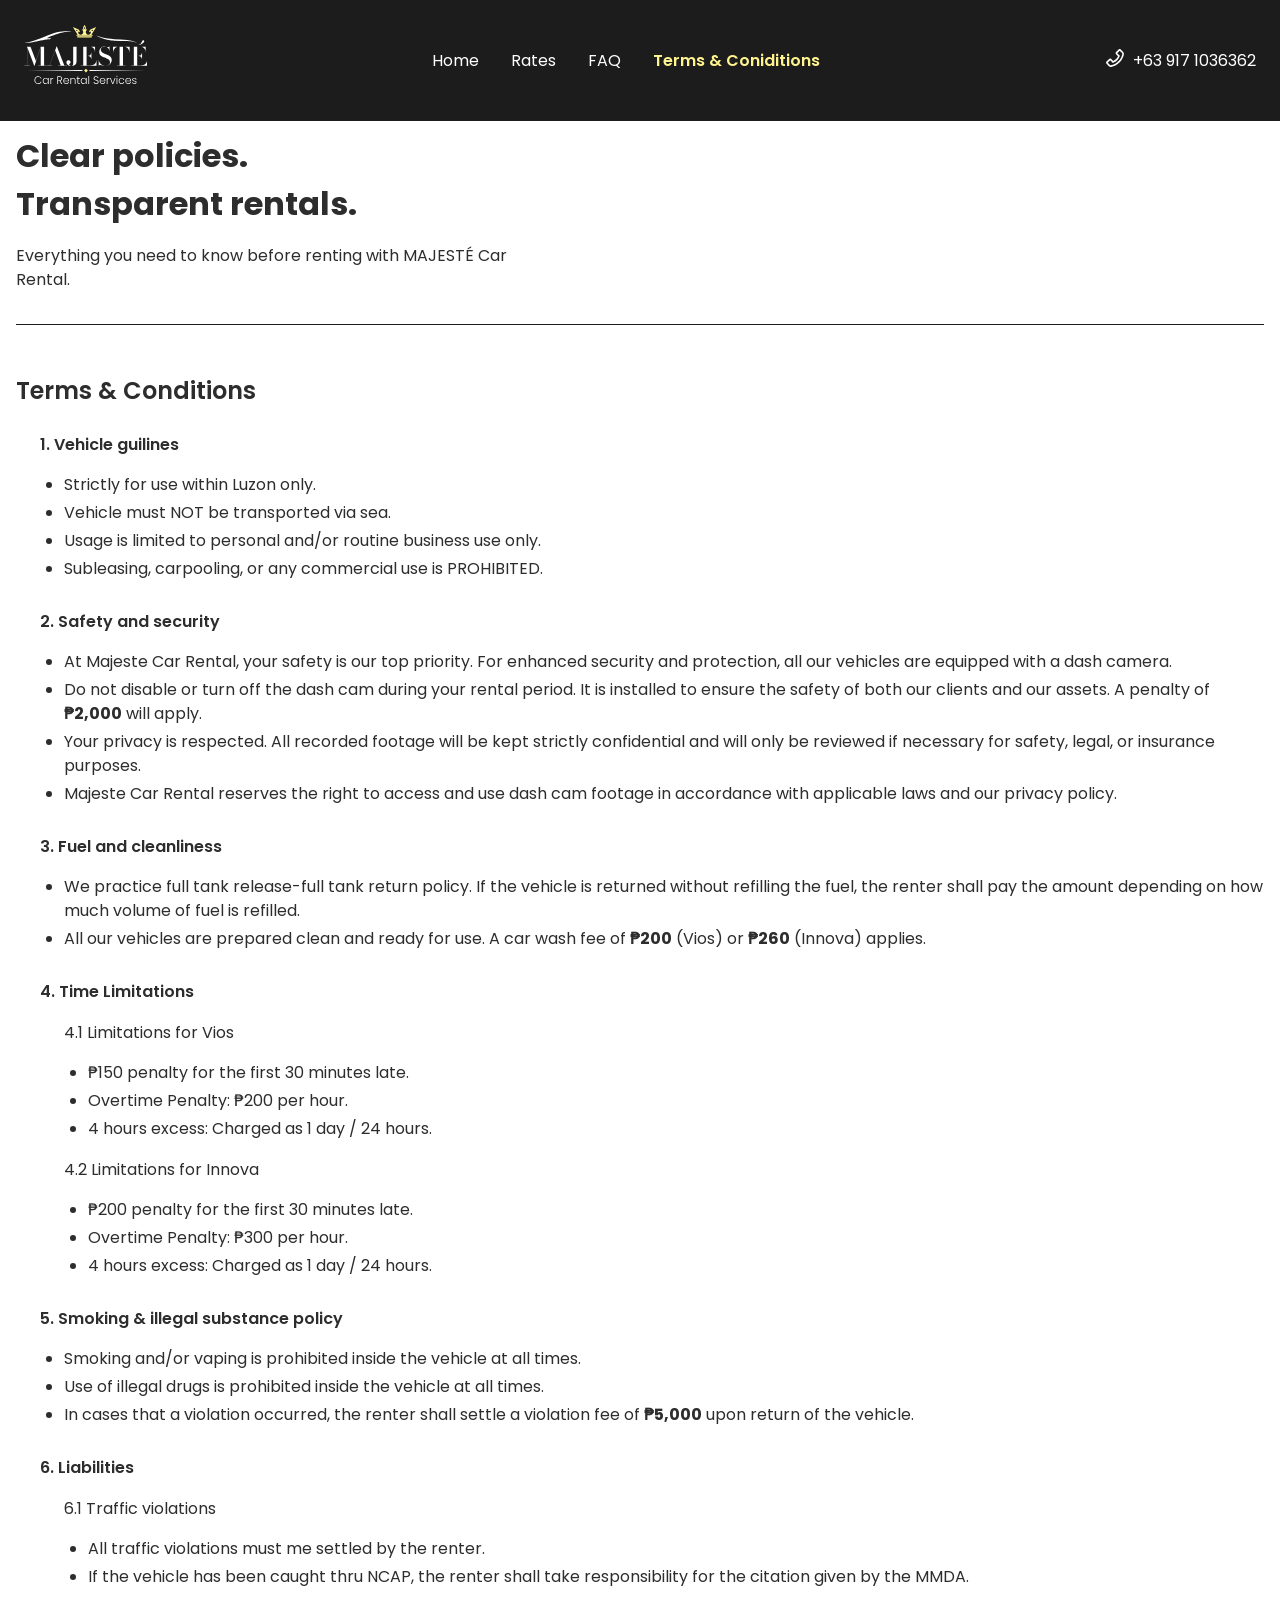
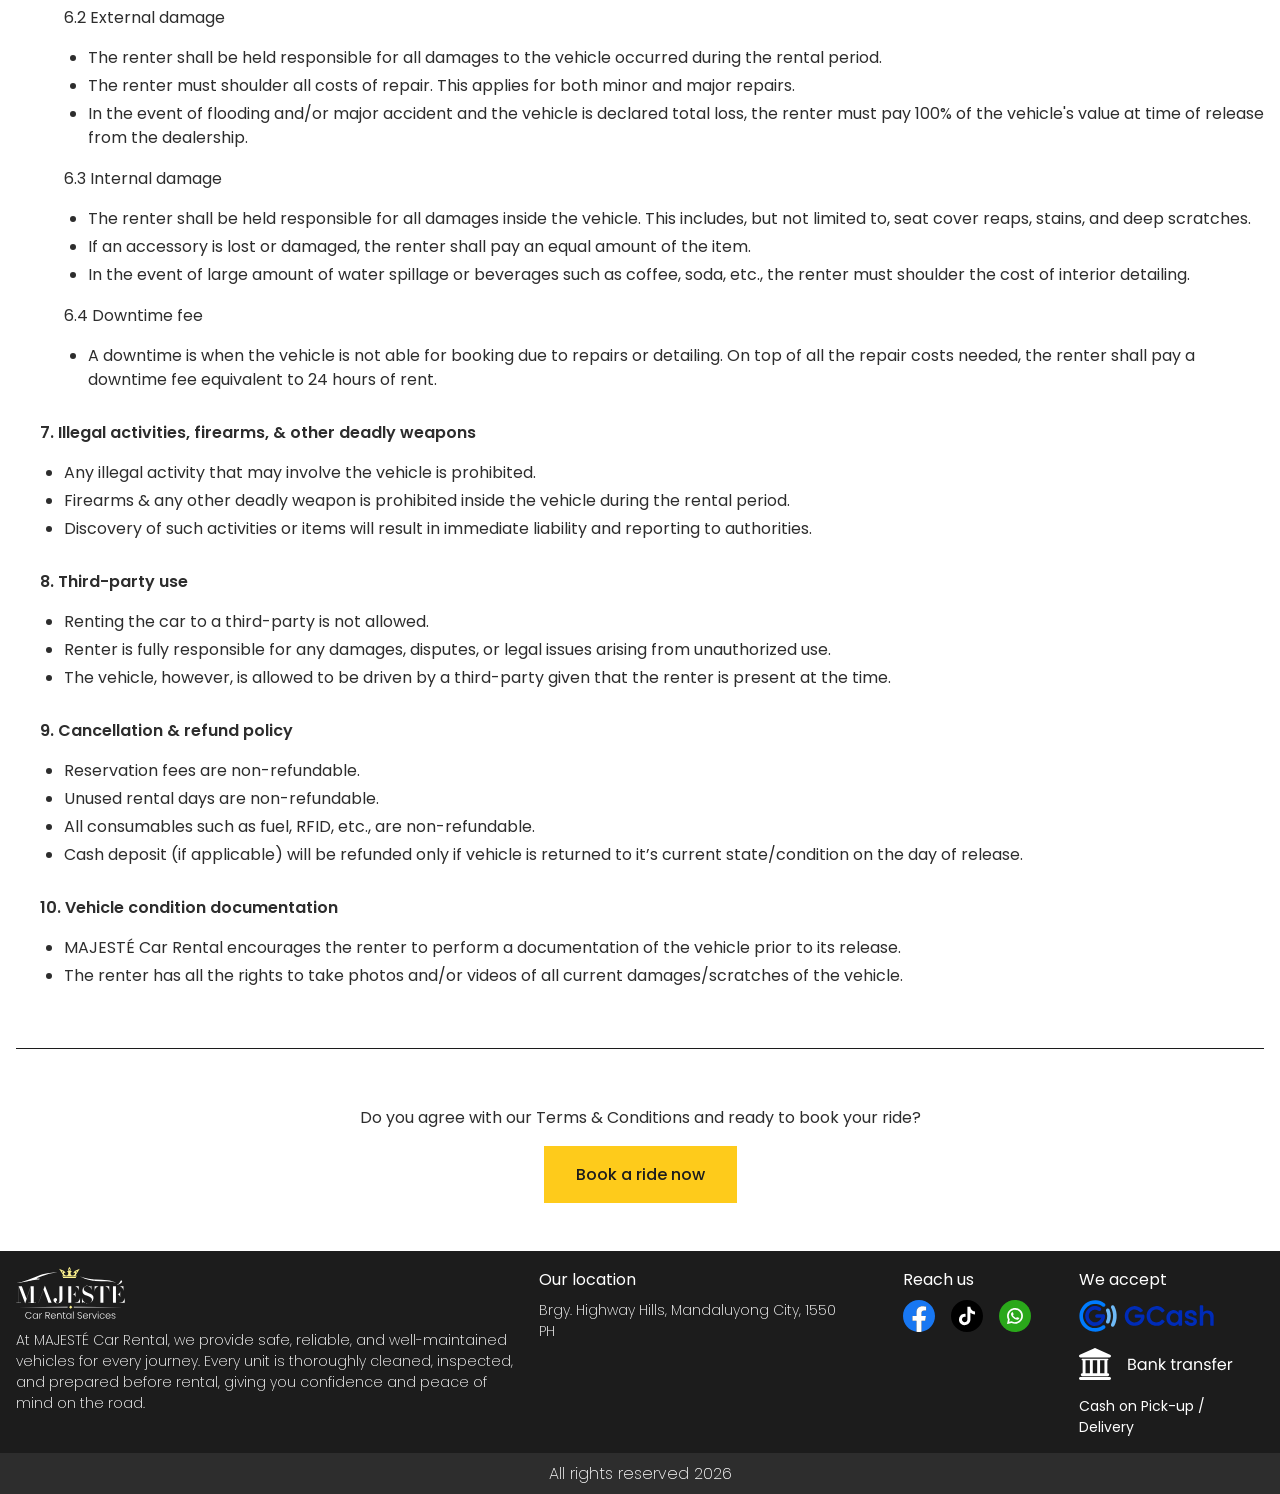
<file: termsandconditions.html>
<!DOCTYPE html>
<html lang="en">
<head>
    <meta charset="UTF-8">
    <meta name="viewport" content="width=device-width, initial-scale=1.0">
    <meta http-equiv="X-UA-Compatible" content="IE=edge">
    <meta name="format-detection" content="telephone=no">
    <meta name="format-detection" content="address=no">
    <meta name="format-detection" content="date=no">
    <title>MAJESTÉ Car Rentals — Reliable Rides Across Luzon</title>
    <link rel="preload" href="css/master.css" as="style" onload="this.rel='stylesheet'">
    <link rel="preload" href="css/t&c.css" as="style" onload="this.rel='stylesheet'">
    <link rel="shortcut icon" href="images/icon/favicon.svg" type="image/svg+xml">
    <script src="js/main.js" defer></script>
</head>
<body>
    
    <!-- header and navigation -->

    <header class="main-header">
        <div class="head-wrap center">
            <div class="logo">
                <a href="index.html">
                    <svg viewBox="0 0 137 71" fill="none" xmlns="http://www.w3.org/2000/svg">
                        <path fill-rule="evenodd" clip-rule="evenodd" d="M136.53 45.0736H118.911C118.87 45.0736 118.85 45.0543 118.85 45.0146C118.85 44.9755 118.87 44.9556 118.911 44.9556H121.631C121.771 44.9556 121.842 44.9159 121.842 44.8371V24.3578C121.842 24.2789 121.771 24.2392 121.631 24.2392H118.911C118.87 24.2392 118.85 24.2199 118.85 24.1802C118.85 24.1411 118.87 24.1212 118.911 24.1212H134.898C134.959 24.1212 134.989 24.1507 134.989 24.2097V29.8838C134.989 29.9235 134.969 29.9428 134.929 29.9428C134.888 29.9428 134.868 29.9235 134.868 29.8838C134.868 29.1945 134.757 28.5148 134.536 27.8448C134.313 27.1753 133.971 26.5739 133.508 26.0423C133.044 25.5101 132.46 25.0772 131.755 24.7419C131.05 24.4071 130.214 24.2392 129.247 24.2392H125.771C125.65 24.2392 125.589 24.2789 125.589 24.3578V34.2576H126.769C127.393 34.2576 127.957 34.1594 128.461 33.962C128.965 33.7651 129.393 33.4996 129.745 33.1643C130.098 32.8295 130.37 32.4401 130.562 31.9969C130.752 31.5533 130.848 31.0758 130.848 30.5635C130.848 30.5244 130.868 30.5045 130.909 30.5045C130.949 30.5045 130.97 30.5244 130.97 30.5635V38.0696C130.97 38.1093 130.949 38.1287 130.909 38.1287C130.868 38.1287 130.848 38.1093 130.848 38.0696C130.848 37.5777 130.752 37.1046 130.562 36.6513C130.37 36.1985 130.098 35.8042 129.745 35.4689C129.393 35.1341 128.965 34.8686 128.461 34.6712C127.957 34.4743 127.393 34.3756 126.769 34.3756H125.589V44.8371C125.589 44.9159 125.65 44.9556 125.771 44.9556H129.337C130.607 44.9556 131.695 44.7732 132.601 44.4084C133.508 44.0442 134.249 43.5667 134.823 42.9755C135.397 42.3844 135.82 41.7197 136.092 40.9805C136.364 40.2418 136.5 39.488 136.5 38.7198C136.5 38.6807 136.52 38.6608 136.56 38.6608C136.601 38.6608 136.621 38.6807 136.621 38.7198V44.9851C136.621 45.0441 136.591 45.0736 136.53 45.0736ZM132.103 20.0575C131.609 20.4416 130.924 20.8311 130.048 21.2249C129.171 21.6192 128.038 21.9738 126.647 22.2887C126.607 22.3085 126.582 22.2989 126.572 22.2592C126.562 22.22 126.577 22.2002 126.617 22.2002C127.322 22.0231 127.917 21.7769 128.401 21.4615C128.884 21.1466 129.292 20.792 129.624 20.3977C129.957 20.0039 130.234 19.6048 130.456 19.2008C130.677 18.7974 130.883 18.4278 131.075 18.0925C131.266 17.7578 131.458 17.4868 131.65 17.2798C131.84 17.0732 132.077 16.9697 132.36 16.9697C132.662 16.9697 132.903 17.0582 133.085 17.2352C133.266 17.4128 133.357 17.6397 133.357 17.9149C133.357 18.2105 133.271 18.5458 133.1 18.9197C132.929 19.2942 132.596 19.6734 132.103 20.0575ZM117.037 30.7706C117.037 29.9235 116.905 29.106 116.644 28.3174C116.382 27.5299 115.989 26.8303 115.465 26.2193C114.942 25.6088 114.266 25.126 113.44 24.7714C112.614 24.4168 111.647 24.2392 110.539 24.2392H109.995C109.875 24.2392 109.814 24.2789 109.814 24.3578V44.8371C109.814 44.9159 109.875 44.9556 109.995 44.9556H112.715C112.755 44.9556 112.776 44.9755 112.776 45.0146C112.776 45.0543 112.755 45.0736 112.715 45.0736H103.165C103.124 45.0736 103.105 45.0543 103.105 45.0146C103.105 44.9755 103.124 44.9556 103.165 44.9556H105.885C106.006 44.9556 106.066 44.9159 106.066 44.8371V24.3578C106.066 24.2789 106.006 24.2392 105.885 24.2392H105.341C104.213 24.2392 103.245 24.4168 102.439 24.7714C101.633 25.126 100.974 25.6088 100.46 26.2193C99.9462 26.8303 99.5634 27.5299 99.3117 28.3174C99.0594 29.106 98.9338 29.9235 98.9338 30.7706C98.9338 30.8103 98.9135 30.8296 98.8735 30.8296C98.8329 30.8296 98.8126 30.8103 98.8126 30.7706V24.2097C98.8126 24.1507 98.8433 24.1212 98.9036 24.1212H117.097C117.137 24.1212 117.158 24.1507 117.158 24.2097V30.7706C117.158 30.8103 117.137 30.8296 117.097 30.8296C117.057 30.8296 117.037 30.8103 117.037 30.7706ZM95.4282 43.2856C94.8035 43.946 94.0231 44.4926 93.0858 44.9261C92.1491 45.359 91.0764 45.5758 89.8671 45.5758C89.323 45.5758 88.8141 45.5119 88.3408 45.3837C87.8675 45.2555 87.4194 45.1182 86.996 44.9701C86.5732 44.8226 86.175 44.6847 85.8021 44.5565C85.4291 44.4283 85.0617 44.3644 84.6992 44.3644C84.2352 44.3644 83.848 44.4825 83.5354 44.719C83.2233 44.9556 83.0467 45.2115 83.0067 45.4872C82.9864 45.5264 82.9562 45.5463 82.9162 45.5463C82.8959 45.5463 82.886 45.5264 82.886 45.4872V38.7198C82.886 38.6807 82.9058 38.6608 82.9464 38.6608C82.9864 38.6608 83.0067 38.6807 83.0067 38.7198C83.0067 39.311 83.1729 39.9955 83.5052 40.7739C83.8381 41.5523 84.3065 42.291 84.9109 42.99C85.5152 43.6896 86.2353 44.2807 87.0717 44.7636C87.9075 45.2458 88.8294 45.4872 89.8369 45.4872C90.7232 45.4872 91.5146 45.3692 92.2094 45.1326C92.9049 44.8966 93.4889 44.586 93.9622 44.2019C94.4355 43.8178 94.7937 43.3843 95.0355 42.9015C95.2768 42.4192 95.398 41.9413 95.398 41.4681C95.398 40.7589 95.2719 40.1484 95.0202 39.6361C94.7679 39.1238 94.3703 38.6608 93.8262 38.2472C93.2822 37.8331 92.5873 37.4447 91.7411 37.0799C90.8948 36.7156 89.8769 36.3262 88.6885 35.9125C87.9634 35.6567 87.2834 35.3659 86.6483 35.0408C86.0138 34.7157 85.4648 34.322 85.0013 33.8585C84.5379 33.396 84.1705 32.844 83.8984 32.2035C83.6264 31.5635 83.4904 30.8001 83.4904 29.9133C83.4904 29.0464 83.6461 28.2337 83.9588 27.4751C84.2708 26.7171 84.6942 26.0519 85.2284 25.4806C85.7615 24.9093 86.3812 24.4565 87.0865 24.1212C87.7918 23.7865 88.5377 23.6186 89.323 23.6186C89.7058 23.6186 90.0788 23.6582 90.4413 23.7371C90.8043 23.816 91.1515 23.9098 91.4844 24.0177C91.8167 24.126 92.1436 24.2199 92.4666 24.2982C92.7886 24.3776 93.1209 24.4168 93.4637 24.4168C93.9271 24.4168 94.2441 24.3379 94.4158 24.1802C94.5869 24.023 94.6928 23.8653 94.7333 23.7076C94.7333 23.6679 94.7531 23.6481 94.7937 23.6481C94.8337 23.6481 94.854 23.6679 94.854 23.7076V28.8791C94.854 28.9188 94.8337 28.9381 94.7937 28.9381C94.7531 28.9381 94.7333 28.9188 94.7333 28.8791C94.7333 28.1699 94.577 27.5046 94.2644 26.8845C93.9518 26.2638 93.5394 25.722 93.0255 25.259C92.5116 24.7961 91.9374 24.427 91.3029 24.1507C90.6683 23.875 90.0184 23.7371 89.3532 23.7371C88.7488 23.7371 88.1899 23.8358 87.6761 24.0327C87.1622 24.2296 86.719 24.5005 86.3461 24.8449C85.9732 25.1898 85.6814 25.589 85.4697 26.0423C85.2586 26.4956 85.1527 26.9778 85.1527 27.4902C85.1527 28.554 85.6106 29.4901 86.5276 30.2974C87.4441 31.1054 88.8799 31.8446 90.8345 32.5141C91.8211 32.8494 92.7184 33.1986 93.524 33.5629C94.3297 33.9277 95.0152 34.3563 95.5796 34.8488C96.1434 35.3412 96.5766 35.9077 96.8788 36.5477C97.181 37.1882 97.3324 37.9618 97.3324 38.8679C97.3324 39.5771 97.1706 40.326 96.8486 41.1135C96.5262 41.9016 96.0523 42.6258 95.4282 43.2856ZM62.7579 45.0736C62.7173 45.0736 62.697 45.0543 62.697 45.0146C62.697 44.9755 62.7173 44.9556 62.7579 44.9556H65.4776C65.6185 44.9556 65.6893 44.9159 65.6893 44.8371V24.3578C65.6893 24.2789 65.6185 24.2392 65.4776 24.2392H62.7579C62.7173 24.2392 62.697 24.2199 62.697 24.1802C62.697 24.1411 62.7173 24.1212 62.7579 24.1212H78.7453C78.8057 24.1212 78.8364 24.1507 78.8364 24.2097V29.8838C78.8364 29.9235 78.8161 29.9428 78.7755 29.9428C78.7349 29.9428 78.7152 29.9235 78.7152 29.8838C78.7152 29.1945 78.6044 28.5148 78.3828 27.8448C78.1607 27.1753 77.8185 26.5739 77.355 26.0423C76.8916 25.5101 76.3075 25.0772 75.6022 24.7419C74.8969 24.4071 74.0611 24.2392 73.0937 24.2392H69.6183C69.4976 24.2392 69.4367 24.2789 69.4367 24.3578V34.2576H70.6159C71.24 34.2576 71.8043 34.1594 72.3083 33.962C72.8112 33.7651 73.2396 33.4996 73.5928 33.1643C73.9449 32.8295 74.2169 32.4401 74.4083 31.9969C74.5997 31.5533 74.6957 31.0758 74.6957 30.5635C74.6957 30.5244 74.7154 30.5045 74.756 30.5045C74.796 30.5045 74.8169 30.5244 74.8169 30.5635V38.0696C74.8169 38.1093 74.796 38.1287 74.756 38.1287C74.7154 38.1287 74.6957 38.1093 74.6957 38.0696C74.6957 37.5777 74.5997 37.1046 74.4083 36.6513C74.2169 36.1985 73.9449 35.8042 73.5928 35.4689C73.2396 35.1341 72.8112 34.8686 72.3083 34.6712C71.8043 34.4743 71.24 34.3756 70.6159 34.3756H69.4367V44.8371C69.4367 44.9159 69.4976 44.9556 69.6183 44.9556H73.1847C74.4538 44.9556 75.5419 44.7732 76.4485 44.4084C77.355 44.0442 78.0954 43.5667 78.6702 42.9755C79.2444 42.3844 79.6673 41.7197 79.9393 40.9805C80.2113 40.2418 80.3473 39.488 80.3473 38.7198C80.3473 38.6807 80.3671 38.6608 80.4076 38.6608C80.4477 38.6608 80.468 38.6807 80.468 38.7198V44.9851C80.468 45.0441 80.4378 45.0736 80.3775 45.0736H62.7579ZM58.4965 24.2392C58.3759 24.2392 58.3155 24.2789 58.3155 24.3578V40.1382C58.3155 41.8721 57.7759 43.2121 56.6982 44.1574C55.6205 45.1031 54.1244 45.5758 52.2104 45.5758C51.5051 45.5758 50.8453 45.4577 50.2305 45.2212C49.6163 44.9851 49.0771 44.6745 48.6137 44.2904C48.1503 43.9063 47.7828 43.4734 47.5108 42.99C47.2388 42.5078 47.1028 42.0298 47.1028 41.5572C47.1028 41.1629 47.173 40.8136 47.3145 40.5078C47.4549 40.2026 47.6413 39.9419 47.8733 39.7246C48.1048 39.5084 48.357 39.3405 48.6291 39.2225C48.9011 39.1039 49.1676 39.0449 49.4298 39.0449C50.0342 39.0449 50.548 39.2568 50.9714 39.6801C51.3943 40.1044 51.606 40.6017 51.606 41.1725C51.606 41.5867 51.5352 41.8967 51.3943 42.1038C51.2533 42.3103 51.0921 42.4831 50.9106 42.6209C50.7296 42.7588 50.5678 42.9015 50.4274 43.049C50.2859 43.1971 50.2157 43.4289 50.2157 43.7438C50.2157 43.9803 50.2711 44.2019 50.3819 44.4084C50.4921 44.6155 50.6435 44.7979 50.8354 44.9556C51.0263 45.1128 51.2435 45.241 51.4853 45.3397C51.7266 45.4379 51.9685 45.4872 52.2104 45.4872C52.8751 45.4872 53.4345 45.2904 53.888 44.8966C54.341 44.5023 54.5675 43.8913 54.5675 43.0641V24.3578C54.5675 24.2789 54.5072 24.2392 54.3866 24.2392H51.6663C51.6257 24.2392 51.606 24.2199 51.606 24.1802C51.606 24.1411 51.6257 24.1212 51.6663 24.1212H61.2168C61.2568 24.1212 61.2771 24.1411 61.2771 24.1802C61.2771 24.2199 61.2568 24.2392 61.2168 24.2392H58.4965ZM47.6167 45.0146C47.6167 45.0543 47.5964 45.0736 47.5563 45.0736H37.6735C37.6329 45.0736 37.6132 45.0543 37.6132 45.0146C37.6132 44.9755 37.6329 44.9556 37.6735 44.9556H40.5747C40.6751 44.9556 40.7261 44.9159 40.7261 44.8371L38.1271 37.8041H31.0852L28.8486 43.7143C28.6468 44.2464 28.5311 44.586 28.5009 44.7341C28.4708 44.8816 28.5053 44.9556 28.6068 44.9556H31.3873C31.4274 44.9556 31.4477 44.9755 31.4477 45.0146C31.4477 45.0543 31.4274 45.0736 31.3873 45.0736H25.6748C25.6348 45.0736 25.6145 45.0543 25.6145 45.0146C25.6145 44.9755 25.6348 44.9556 25.6748 44.9556H27.9722C28.1126 44.9556 28.2185 44.8918 28.2892 44.7636C28.3594 44.6353 28.5053 44.2861 28.7274 43.7143L36.2229 23.7076C36.2427 23.6679 36.2629 23.6481 36.2832 23.6481C36.3233 23.6481 36.3534 23.6679 36.3737 23.7076L44.7456 44.8371C44.7856 44.9159 44.8663 44.9556 44.9875 44.9556H47.5563C47.5964 44.9556 47.6167 44.9755 47.6167 45.0146ZM34.6209 28.3469L31.1153 37.6855H38.0662L34.6209 28.3469ZM22.5016 44.9851H25.1917C25.2317 44.9851 25.252 45.005 25.252 45.0441C25.252 45.0833 25.2317 45.1031 25.1917 45.1031H15.6412C15.6006 45.1031 15.5809 45.0833 15.5809 45.0441C15.5809 45.005 15.6006 44.9851 15.6412 44.9851H18.3614C18.4821 44.9851 18.5424 44.946 18.5424 44.8666V24.4463L11.6217 45.4577C11.6014 45.4969 11.5713 45.5167 11.5307 45.5167C11.5104 45.5167 11.4901 45.4969 11.4704 45.4577L3.49171 24.4168V44.8666C3.49171 44.946 3.55203 44.9851 3.67324 44.9851H6.39293C6.43297 44.9851 6.45326 45.005 6.45326 45.0441C6.45326 45.0833 6.43297 45.1031 6.39293 45.1031H0.439112C0.398528 45.1031 0.378784 45.0833 0.378784 45.0441C0.378784 45.005 0.398528 44.9851 0.439112 44.9851H3.15935C3.28001 44.9851 3.34034 44.946 3.34034 44.8666V24.3578C3.34034 24.2789 3.28001 24.2392 3.15935 24.2392H0.439112C0.398528 24.2392 0.378784 24.2199 0.378784 24.1802C0.378784 24.1411 0.398528 24.1212 0.439112 24.1212H6.96714C7.12838 24.1212 7.28908 24.2982 7.45086 24.6528L13.2539 39.8727L18.3006 24.6528C18.4015 24.2982 18.532 24.1212 18.6938 24.1212H25.1917C25.2317 24.1212 25.252 24.1411 25.252 24.1802C25.252 24.2199 25.2317 24.2392 25.1917 24.2392H22.5016C22.3606 24.2392 22.2899 24.2789 22.2899 24.3578V44.8666C22.2899 44.946 22.3606 44.9851 22.5016 44.9851Z" fill="white"/>
                        <path d="M74.7778 10.7825H75.716C76.1194 10.7825 76.3768 11.2121 76.1863 11.5675C76.0937 11.7406 75.9128 11.8492 75.716 11.8492H67.155H58.5941C58.3977 11.8492 58.2168 11.7406 58.1242 11.5675C57.9337 11.2121 58.1911 10.7825 58.5941 10.7825H59.5327L54.197 2.24824L60.6372 4.95224C61.0396 5.12097 61.1589 5.59855 60.9364 5.95103C61.5914 6.07321 62.0879 6.64582 62.0879 7.33624C62.0879 7.64364 61.987 7.9263 61.8197 8.15806C61.8197 6.87612 60.1397 6.6623 60.1397 7.92194C60.1397 9.56412 61.5618 10.8742 63.2423 10.6885C64.4801 10.5513 65.5012 9.56897 65.6796 8.33697C65.8658 7.0497 65.1686 5.90303 64.1068 5.40412C64.3846 5.17042 64.7434 5.02933 65.1351 5.02933C65.4464 5.02933 65.7359 5.11951 65.9817 5.27321C65.7921 4.72679 65.5924 3.97867 65.5924 3.23879C65.5924 1.82885 67.155 0 67.155 0C67.155 0 68.7182 1.82885 68.7182 3.23879C68.7182 3.97867 68.5184 4.72679 68.3288 5.27321C68.5747 5.11951 68.8641 5.02933 69.1754 5.02933C69.5671 5.02933 69.9254 5.17042 70.2037 5.40412C69.1419 5.90303 68.4447 7.0497 68.6309 8.33697C68.8093 9.56897 69.8304 10.5513 71.0682 10.6885C72.7487 10.8742 74.1708 9.56412 74.1708 7.92194C74.1708 6.6623 72.4908 6.87612 72.4908 8.15806C72.3235 7.9263 72.2227 7.64364 72.2227 7.33624C72.2227 6.64582 72.7191 6.07321 73.3742 5.95103C73.1511 5.59855 73.2709 5.12097 73.6728 4.95224L80.1136 2.24824L74.7778 10.7825ZM58.5654 5.36C58.1722 5.36 57.8537 5.67855 57.8537 6.07127C57.8537 6.464 58.1722 6.78303 58.5654 6.78303C58.9587 6.78303 59.2772 6.464 59.2772 6.07127C59.2772 5.67855 58.9587 5.36 58.5654 5.36ZM67.155 2.26618C67.155 2.26618 66.6159 2.77867 66.6159 3.41091C66.6159 4.04315 67.155 4.55564 67.155 4.55564C67.155 4.55564 67.6947 4.04315 67.6947 3.41091C67.6947 2.77867 67.155 2.26618 67.155 2.26618ZM75.7451 5.36C75.3519 5.36 75.0333 5.67855 75.0333 6.07127C75.0333 6.464 75.3519 6.78303 75.7451 6.78303C76.1383 6.78303 76.4568 6.464 76.4568 6.07127C76.4568 5.67855 76.1383 5.36 75.7451 5.36ZM59.1502 12.5367H75.1604C75.2244 12.5367 75.2762 12.5886 75.2762 12.6531V13.7198C75.2762 13.7842 75.2244 13.8361 75.1604 13.8361H59.1502C59.0862 13.8361 59.0338 13.7842 59.0338 13.7198V12.6531C59.0338 12.5886 59.0862 12.5367 59.1502 12.5367Z" fill="#FFF48E"/>
                        <path d="M52.2576 6.81214C52.2576 6.81214 40.5998 6.3007 30.5554 10.0186C20.511 13.7366 8.40506 19.5462 0.378784 19.8718C0.378784 19.8718 5.62459 20.0576 11.813 18.5702C17.1248 17.2941 25.4888 15.5496 28.8071 15.6884L30.1072 14.7125L25.3096 14.5726C25.3096 14.5726 36.9674 8.02081 52.2576 6.81214Z" fill="white"/>
                        <path d="M79.8939 11.6364C82.1999 12.4749 84.5733 13.1677 86.9564 13.7499C89.7783 14.4544 92.694 14.9749 95.5813 15.3457C96.0816 15.3956 97.2698 15.5258 97.7554 15.5747C98.2293 15.608 99.4487 15.697 99.9343 15.7332C104.865 15.9172 109.786 15.9152 114.72 16.5111C118.656 16.9671 122.691 17.9328 126.051 20.1001C122.379 18.6089 118.524 18.06 114.6 17.8819C109.714 17.6158 104.741 17.7322 99.8259 17.4896C99.1077 17.4318 98.3045 17.3477 97.5815 17.2831C97.089 17.2283 95.8608 17.0463 95.3507 16.9759C92.4018 16.4876 89.4705 15.7596 86.6555 14.7547C84.3241 13.9191 82.0123 12.9279 79.8939 11.6373V11.6364Z" fill="white"/>
                        <rect x="68.7424" y="48.4848" width="2.90909" height="2.90909" transform="rotate(45 68.7424 48.4848)" fill="#FFF48E"/>
                        <path d="M3.28787 50.4242L64.8636 49.9394V50.9091L3.28787 50.4242Z" fill="white"/>
                        <path d="M134.197 50.4242L72.6212 49.9394V50.9091L134.197 50.4242Z" fill="white"/>
                        <path d="M11.576 61.1636C11.576 60.3396 11.756 59.6036 12.116 58.9556C12.476 58.2996 12.968 57.7916 13.592 57.4316C14.216 57.0636 14.912 56.8796 15.68 56.8796C16.616 56.8796 17.416 57.1036 18.08 57.5516C18.752 57.9916 19.24 58.6156 19.544 59.4236H18.56C18.32 58.8556 17.952 58.4116 17.456 58.0916C16.968 57.7716 16.376 57.6116 15.68 57.6116C15.064 57.6116 14.508 57.7556 14.012 58.0436C13.524 58.3316 13.14 58.7476 12.86 59.2916C12.58 59.8276 12.44 60.4516 12.44 61.1636C12.44 61.8756 12.58 62.4996 12.86 63.0356C13.14 63.5716 13.524 63.9836 14.012 64.2716C14.508 64.5596 15.064 64.7036 15.68 64.7036C16.376 64.7036 16.968 64.5476 17.456 64.2356C17.952 63.9156 18.32 63.4756 18.56 62.9156H19.544C19.24 63.7156 18.752 64.3356 18.08 64.7756C17.408 65.2156 16.608 65.4356 15.68 65.4356C14.912 65.4356 14.216 65.2556 13.592 64.8956C12.968 64.5276 12.476 64.0196 12.116 63.3716C11.756 62.7236 11.576 61.9876 11.576 61.1636ZM20.8338 62.0756C20.8338 61.4036 20.9658 60.8156 21.2298 60.3116C21.5018 59.7996 21.8738 59.4076 22.3458 59.1356C22.8258 58.8556 23.3658 58.7156 23.9658 58.7156C24.5898 58.7156 25.1258 58.8596 25.5738 59.1476C26.0298 59.4356 26.3578 59.8036 26.5578 60.2516V58.8116H27.3978V65.3636H26.5578V63.9116C26.3498 64.3596 26.0178 64.7316 25.5618 65.0276C25.1138 65.3156 24.5778 65.4596 23.9538 65.4596C23.3618 65.4596 22.8258 65.3196 22.3458 65.0396C21.8738 64.7596 21.5018 64.3636 21.2298 63.8516C20.9658 63.3396 20.8338 62.7476 20.8338 62.0756ZM26.5578 62.0876C26.5578 61.5596 26.4498 61.0956 26.2338 60.6956C26.0178 60.2956 25.7218 59.9876 25.3458 59.7716C24.9778 59.5556 24.5698 59.4476 24.1218 59.4476C23.6578 59.4476 23.2418 59.5516 22.8738 59.7596C22.5058 59.9676 22.2138 60.2716 21.9978 60.6716C21.7898 61.0636 21.6858 61.5316 21.6858 62.0756C21.6858 62.6116 21.7898 63.0836 21.9978 63.4916C22.2138 63.8916 22.5058 64.1996 22.8738 64.4156C23.2418 64.6236 23.6578 64.7276 24.1218 64.7276C24.5698 64.7276 24.9778 64.6196 25.3458 64.4036C25.7218 64.1876 26.0178 63.8796 26.2338 63.4796C26.4498 63.0796 26.5578 62.6156 26.5578 62.0876ZM30.1555 59.9756C30.3395 59.5676 30.6195 59.2516 30.9955 59.0276C31.3795 58.8036 31.8475 58.6916 32.3995 58.6916V59.5676H32.1715C31.5635 59.5676 31.0755 59.7316 30.7075 60.0596C30.3395 60.3876 30.1555 60.9356 30.1555 61.7036V65.3636H29.3155V58.8116H30.1555V59.9756ZM41.4201 65.3636L39.3441 61.8596H37.7961V65.3636H36.9561V56.9756H39.4761C40.4121 56.9756 41.1201 57.1996 41.6001 57.6476C42.0881 58.0956 42.3321 58.6836 42.3321 59.4116C42.3321 60.0196 42.1561 60.5396 41.8041 60.9716C41.4601 61.3956 40.9481 61.6716 40.2681 61.7996L42.4281 65.3636H41.4201ZM37.7961 61.1756H39.4881C40.1441 61.1756 40.6361 61.0156 40.9641 60.6956C41.3001 60.3756 41.4681 59.9476 41.4681 59.4116C41.4681 58.8596 41.3081 58.4356 40.9881 58.1396C40.6681 57.8356 40.1641 57.6836 39.4761 57.6836H37.7961V61.1756ZM49.9271 61.7516C49.9271 62.0396 49.9191 62.2596 49.9031 62.4116H44.4671C44.4911 62.9076 44.6111 63.3316 44.8271 63.6836C45.0431 64.0356 45.3271 64.3036 45.6791 64.4876C46.0311 64.6636 46.4151 64.7516 46.8311 64.7516C47.3751 64.7516 47.8311 64.6196 48.1991 64.3556C48.5751 64.0916 48.8231 63.7356 48.9431 63.2876H49.8311C49.6711 63.9276 49.3271 64.4516 48.7991 64.8596C48.2791 65.2596 47.6231 65.4596 46.8311 65.4596C46.2151 65.4596 45.6631 65.3236 45.1751 65.0516C44.6871 64.7716 44.3031 64.3796 44.0231 63.8756C43.7511 63.3636 43.6151 62.7676 43.6151 62.0876C43.6151 61.4076 43.7511 60.8116 44.0231 60.2996C44.2951 59.7876 44.6751 59.3956 45.1631 59.1236C45.6511 58.8516 46.2071 58.7156 46.8311 58.7156C47.4551 58.7156 47.9991 58.8516 48.4631 59.1236C48.9351 59.3956 49.2951 59.7636 49.5431 60.2276C49.7991 60.6836 49.9271 61.1916 49.9271 61.7516ZM49.0751 61.7276C49.0831 61.2396 48.9831 60.8236 48.7751 60.4796C48.5751 60.1356 48.2991 59.8756 47.9471 59.6996C47.5951 59.5236 47.2111 59.4356 46.7951 59.4356C46.1711 59.4356 45.6391 59.6356 45.1991 60.0356C44.7591 60.4356 44.5151 60.9996 44.4671 61.7276H49.0751ZM54.5359 58.6916C55.3199 58.6916 55.9599 58.9356 56.4559 59.4236C56.9519 59.9036 57.1999 60.6036 57.1999 61.5236V65.3636H56.3719V61.6196C56.3719 60.9076 56.1919 60.3636 55.8319 59.9876C55.4799 59.6116 54.9959 59.4236 54.3799 59.4236C53.7479 59.4236 53.2439 59.6236 52.8679 60.0236C52.4919 60.4236 52.3039 61.0116 52.3039 61.7876V65.3636H51.4639V58.8116H52.3039V59.9276C52.5119 59.5276 52.8119 59.2236 53.2039 59.0156C53.5959 58.7996 54.0399 58.6916 54.5359 58.6916ZM60.1497 59.5196V63.5876C60.1497 63.9876 60.2257 64.2636 60.3777 64.4156C60.5297 64.5676 60.7977 64.6436 61.1817 64.6436H61.9497V65.3636H61.0497C60.4577 65.3636 60.0177 65.2276 59.7297 64.9556C59.4417 64.6756 59.2977 64.2196 59.2977 63.5876V59.5196H58.3857V58.8116H59.2977V57.1676H60.1497V58.8116H61.9497V59.5196H60.1497ZM62.951 62.0756C62.951 61.4036 63.083 60.8156 63.347 60.3116C63.619 59.7996 63.991 59.4076 64.463 59.1356C64.943 58.8556 65.483 58.7156 66.083 58.7156C66.707 58.7156 67.243 58.8596 67.691 59.1476C68.147 59.4356 68.475 59.8036 68.675 60.2516V58.8116H69.515V65.3636H68.675V63.9116C68.467 64.3596 68.135 64.7316 67.679 65.0276C67.231 65.3156 66.695 65.4596 66.071 65.4596C65.479 65.4596 64.943 65.3196 64.463 65.0396C63.991 64.7596 63.619 64.3636 63.347 63.8516C63.083 63.3396 62.951 62.7476 62.951 62.0756ZM68.675 62.0876C68.675 61.5596 68.567 61.0956 68.351 60.6956C68.135 60.2956 67.839 59.9876 67.463 59.7716C67.095 59.5556 66.687 59.4476 66.239 59.4476C65.775 59.4476 65.359 59.5516 64.991 59.7596C64.623 59.9676 64.331 60.2716 64.115 60.6716C63.907 61.0636 63.803 61.5316 63.803 62.0756C63.803 62.6116 63.907 63.0836 64.115 63.4916C64.331 63.8916 64.623 64.1996 64.991 64.4156C65.359 64.6236 65.775 64.7276 66.239 64.7276C66.687 64.7276 67.095 64.6196 67.463 64.4036C67.839 64.1876 68.135 63.8796 68.351 63.4796C68.567 63.0796 68.675 62.6156 68.675 62.0876ZM72.2727 56.4836V65.3636H71.4327V56.4836H72.2727ZM80.0118 65.4476C79.4598 65.4476 78.9718 65.3516 78.5478 65.1596C78.1318 64.9676 77.8038 64.6996 77.5638 64.3556C77.3238 64.0116 77.1958 63.6276 77.1798 63.2036H78.0678C78.1078 63.6116 78.2878 63.9716 78.6078 64.2836C78.9278 64.5876 79.3958 64.7396 80.0118 64.7396C80.5798 64.7396 81.0278 64.5956 81.3558 64.3076C81.6918 64.0116 81.8598 63.6396 81.8598 63.1916C81.8598 62.8316 81.7678 62.5436 81.5838 62.3276C81.3998 62.1036 81.1718 61.9396 80.8998 61.8356C80.6278 61.7236 80.2518 61.6036 79.7718 61.4756C79.2118 61.3236 78.7678 61.1756 78.4398 61.0316C78.1118 60.8876 77.8318 60.6636 77.5998 60.3596C77.3678 60.0556 77.2518 59.6436 77.2518 59.1236C77.2518 58.6916 77.3638 58.3076 77.5878 57.9716C77.8118 57.6276 78.1278 57.3596 78.5358 57.1676C78.9438 56.9756 79.4118 56.8796 79.9398 56.8796C80.7158 56.8796 81.3398 57.0716 81.8118 57.4556C82.2918 57.8316 82.5678 58.3196 82.6398 58.9196H81.7278C81.6718 58.5756 81.4838 58.2716 81.1638 58.0076C80.8438 57.7356 80.4118 57.5996 79.8678 57.5996C79.3638 57.5996 78.9438 57.7356 78.6078 58.0076C78.2718 58.2716 78.1038 58.6356 78.1038 59.0996C78.1038 59.4516 78.1958 59.7356 78.3798 59.9516C78.5638 60.1676 78.7918 60.3316 79.0638 60.4436C79.3438 60.5556 79.7198 60.6756 80.1918 60.8036C80.7358 60.9556 81.1758 61.1076 81.5118 61.2596C81.8478 61.4036 82.1318 61.6276 82.3638 61.9316C82.5958 62.2356 82.7118 62.6436 82.7118 63.1556C82.7118 63.5476 82.6078 63.9196 82.3998 64.2716C82.1918 64.6236 81.8838 64.9076 81.4758 65.1236C81.0678 65.3396 80.5798 65.4476 80.0118 65.4476ZM90.263 61.7516C90.263 62.0396 90.255 62.2596 90.239 62.4116H84.803C84.827 62.9076 84.947 63.3316 85.163 63.6836C85.379 64.0356 85.663 64.3036 86.015 64.4876C86.367 64.6636 86.751 64.7516 87.167 64.7516C87.711 64.7516 88.167 64.6196 88.535 64.3556C88.911 64.0916 89.159 63.7356 89.279 63.2876H90.167C90.007 63.9276 89.663 64.4516 89.135 64.8596C88.615 65.2596 87.959 65.4596 87.167 65.4596C86.551 65.4596 85.999 65.3236 85.511 65.0516C85.023 64.7716 84.639 64.3796 84.359 63.8756C84.087 63.3636 83.951 62.7676 83.951 62.0876C83.951 61.4076 84.087 60.8116 84.359 60.2996C84.631 59.7876 85.011 59.3956 85.499 59.1236C85.987 58.8516 86.543 58.7156 87.167 58.7156C87.791 58.7156 88.335 58.8516 88.799 59.1236C89.271 59.3956 89.631 59.7636 89.879 60.2276C90.135 60.6836 90.263 61.1916 90.263 61.7516ZM89.411 61.7276C89.419 61.2396 89.319 60.8236 89.111 60.4796C88.911 60.1356 88.635 59.8756 88.283 59.6996C87.931 59.5236 87.547 59.4356 87.131 59.4356C86.507 59.4356 85.975 59.6356 85.535 60.0356C85.095 60.4356 84.851 60.9996 84.803 61.7276H89.411ZM92.6398 59.9756C92.8238 59.5676 93.1038 59.2516 93.4798 59.0276C93.8638 58.8036 94.3318 58.6916 94.8838 58.6916V59.5676H94.6558C94.0478 59.5676 93.5598 59.7316 93.1918 60.0596C92.8238 60.3876 92.6398 60.9356 92.6398 61.7036V65.3636H91.7998V58.8116H92.6398V59.9756ZM98.4755 64.5476L100.684 58.8116H101.572L98.9435 65.3636H97.9955L95.3675 58.8116H96.2675L98.4755 64.5476ZM103.13 57.5756C102.962 57.5756 102.818 57.5156 102.698 57.3956C102.578 57.2756 102.518 57.1276 102.518 56.9516C102.518 56.7756 102.578 56.6316 102.698 56.5196C102.818 56.3996 102.962 56.3396 103.13 56.3396C103.298 56.3396 103.442 56.3996 103.562 56.5196C103.682 56.6316 103.742 56.7756 103.742 56.9516C103.742 57.1276 103.682 57.2756 103.562 57.3956C103.442 57.5156 103.298 57.5756 103.13 57.5756ZM103.55 58.8116V65.3636H102.71V58.8116H103.55ZM105.068 62.0876C105.068 61.4076 105.204 60.8156 105.476 60.3116C105.748 59.7996 106.124 59.4076 106.604 59.1356C107.084 58.8556 107.632 58.7156 108.248 58.7156C109.056 58.7156 109.72 58.9156 110.24 59.3156C110.768 59.7156 111.108 60.2596 111.26 60.9476H110.36C110.248 60.4756 110.004 60.1076 109.628 59.8436C109.26 59.5716 108.8 59.4356 108.248 59.4356C107.808 59.4356 107.412 59.5356 107.06 59.7356C106.708 59.9356 106.428 60.2356 106.22 60.6356C106.02 61.0276 105.92 61.5116 105.92 62.0876C105.92 62.6636 106.02 63.1516 106.22 63.5516C106.428 63.9516 106.708 64.2516 107.06 64.4516C107.412 64.6516 107.808 64.7516 108.248 64.7516C108.8 64.7516 109.26 64.6196 109.628 64.3556C110.004 64.0836 110.248 63.7076 110.36 63.2276H111.26C111.108 63.8996 110.768 64.4396 110.24 64.8476C109.712 65.2556 109.048 65.4596 108.248 65.4596C107.632 65.4596 107.084 65.3236 106.604 65.0516C106.124 64.7716 105.748 64.3796 105.476 63.8756C105.204 63.3636 105.068 62.7676 105.068 62.0876ZM118.74 61.7516C118.74 62.0396 118.732 62.2596 118.716 62.4116H113.28C113.304 62.9076 113.424 63.3316 113.64 63.6836C113.856 64.0356 114.14 64.3036 114.492 64.4876C114.844 64.6636 115.228 64.7516 115.644 64.7516C116.188 64.7516 116.644 64.6196 117.012 64.3556C117.388 64.0916 117.636 63.7356 117.756 63.2876H118.644C118.484 63.9276 118.14 64.4516 117.612 64.8596C117.092 65.2596 116.436 65.4596 115.644 65.4596C115.028 65.4596 114.476 65.3236 113.988 65.0516C113.5 64.7716 113.116 64.3796 112.836 63.8756C112.564 63.3636 112.428 62.7676 112.428 62.0876C112.428 61.4076 112.564 60.8116 112.836 60.2996C113.108 59.7876 113.488 59.3956 113.976 59.1236C114.464 58.8516 115.02 58.7156 115.644 58.7156C116.268 58.7156 116.812 58.8516 117.276 59.1236C117.748 59.3956 118.108 59.7636 118.356 60.2276C118.612 60.6836 118.74 61.1916 118.74 61.7516ZM117.888 61.7276C117.896 61.2396 117.796 60.8236 117.588 60.4796C117.388 60.1356 117.112 59.8756 116.76 59.6996C116.408 59.5236 116.024 59.4356 115.608 59.4356C114.984 59.4356 114.452 59.6356 114.012 60.0356C113.572 60.4356 113.328 60.9996 113.28 61.7276H117.888ZM122.532 65.4596C121.78 65.4596 121.164 65.2876 120.684 64.9436C120.212 64.5916 119.948 64.1156 119.892 63.5156H120.756C120.796 63.8836 120.968 64.1836 121.272 64.4156C121.584 64.6396 122 64.7516 122.52 64.7516C122.976 64.7516 123.332 64.6436 123.588 64.4276C123.852 64.2116 123.984 63.9436 123.984 63.6236C123.984 63.3996 123.912 63.2156 123.768 63.0716C123.624 62.9276 123.44 62.8156 123.216 62.7356C123 62.6476 122.704 62.5556 122.328 62.4596C121.84 62.3316 121.444 62.2036 121.14 62.0756C120.836 61.9476 120.576 61.7596 120.36 61.5116C120.152 61.2556 120.048 60.9156 120.048 60.4916C120.048 60.1716 120.144 59.8756 120.336 59.6036C120.528 59.3316 120.8 59.1156 121.152 58.9556C121.504 58.7956 121.904 58.7156 122.352 58.7156C123.056 58.7156 123.624 58.8956 124.056 59.2556C124.488 59.6076 124.72 60.0956 124.752 60.7196H123.912C123.888 60.3356 123.736 60.0276 123.456 59.7956C123.184 59.5556 122.808 59.4356 122.328 59.4356C121.904 59.4356 121.56 59.5356 121.296 59.7356C121.032 59.9356 120.9 60.1836 120.9 60.4796C120.9 60.7356 120.976 60.9476 121.128 61.1156C121.288 61.2756 121.484 61.4036 121.716 61.4996C121.948 61.5876 122.26 61.6876 122.652 61.7996C123.124 61.9276 123.5 62.0516 123.78 62.1716C124.06 62.2916 124.3 62.4676 124.5 62.6996C124.7 62.9316 124.804 63.2396 124.812 63.6236C124.812 63.9756 124.716 64.2916 124.524 64.5716C124.332 64.8436 124.064 65.0596 123.72 65.2196C123.376 65.3796 122.98 65.4596 122.532 65.4596Z" fill="white"/>
                    </svg>
                </a>
            </div>
            <nav class="navigation">
                <ul class="menu">
                    <li class="menu-list"><a href="index">Home</a></li>
                    <li class="menu-list"><a href="rates">Rates</a></li>
                    <li class="menu-list"><a href="faq">FAQ</a></li>
                    <li class="menu-list active"><a href="termsandconditions">Terms & Coniditions</a></li>
                </ul>
            </nav>
            <div class="burger-icon">
                <span class="hr-1"></span>
                <span class="hr-2"></span>
                <span class="hr-3"></span>
            </div>
            <div class="contact">
                <svg width="20" height="20" viewBox="0 0 20 20" fill="none" xmlns="http://www.w3.org/2000/svg">
                    <path d="M18.1495 3.89955L15.7723 1.52455C15.4821 1.23437 15.0937 1.07143 14.683 1.07143C14.2723 1.07143 13.8839 1.23214 13.5937 1.52455L11.0335 4.08036C10.7433 4.37053 10.5803 4.76116 10.5803 5.17187C10.5803 5.58482 10.7411 5.97098 11.0335 6.26339L13.0335 8.26562C12.5778 9.3272 11.9232 10.2917 11.1049 11.1071C10.2857 11.9308 9.32811 12.5804 8.26561 13.0402L6.26561 11.0379C5.97543 10.7478 5.58704 10.5848 5.17632 10.5848C4.97374 10.5841 4.77305 10.6238 4.586 10.7016C4.39895 10.7794 4.22932 10.8937 4.08704 11.0379L1.52454 13.5937C1.23436 13.8839 1.07141 14.2746 1.07141 14.6853C1.07141 15.0982 1.23213 15.4844 1.52454 15.7768L3.89954 18.1518C4.39507 18.6473 5.07811 18.9308 5.779 18.9308C5.92409 18.9308 6.06472 18.9196 6.20757 18.8951C9.16293 18.4085 12.096 16.8348 14.4643 14.4688C16.8303 12.0982 18.4018 9.16518 18.8928 6.20759C19.0335 5.3683 18.7522 4.50446 18.1495 3.89955ZM17.3103 5.94196C16.875 8.57366 15.4598 11.1987 13.3281 13.3304C11.1964 15.4621 8.57364 16.8772 5.94195 17.3125C5.61159 17.3683 5.2723 17.2567 5.03123 17.0179L2.69864 14.6853L5.17186 12.2098L7.84597 14.8884L7.86605 14.9085L8.3482 14.7299C9.81009 14.1924 11.1376 13.3435 12.2388 12.2419C13.34 11.1404 14.1885 9.81253 14.7254 8.35045L14.904 7.8683L12.2076 5.17411L14.6808 2.69866L17.0134 5.03125C17.2544 5.27232 17.3661 5.61161 17.3103 5.94196Z" fill="white"/>
                </svg>
                <span>+63 917 1036362</span>
            </div>
        </div>
    </header>

    <main class="body-wrapper">

        <!-- hero section -->

        <div class="tnc-main-hero">
            <div class="tnc-wrap center">
                <div class="hero-text">
                    <h1>Clear policies.<br>Transparent rentals.</h1>
                    <p>Everything you need to know before renting with MAJESTÉ Car Rental.</p>
                </div>
            </div>           
        </div>

        <!-- t&c body -->

        <div class="main-tnc-body">
            <div class="tnc-body-wrap center">
                <div class="tnc-title">Terms & Conditions</div>
                <div class="tnc-body">
                    <div class="list-title">1. Vehicle guilines</div>
                    <ul>
                        <li>Strictly for use within Luzon only.</li>
                        <li>Vehicle must NOT be transported via sea.</li>
                        <li>Usage is limited to personal and/or routine business use only.</li>
                        <li>Subleasing, carpooling, or any commercial use is PROHIBITED.</li>
                    </ul>
                </div>
                <div class="tnc-body">
                    <div class="list-title">2. Safety and security</div>
                    <ul>
                        <li>At Majeste Car Rental, your safety is our top priority. For enhanced security and protection, all our vehicles are equipped with a dash camera.</li>
                        <li>Do not disable or turn off the dash cam during your rental period. It is installed to ensure the safety of both our clients and our assets. A penalty of <strong>₱2,000</strong> will apply.</li>
                        <li>Your privacy is respected. All recorded footage will be kept strictly confidential and will only be reviewed if necessary for safety, legal, or insurance purposes.</li>
                        <li>Majeste Car Rental reserves the right to access and use dash cam footage in accordance with applicable laws and our privacy policy.</li>
                    </ul>
                </div>
                <div class="tnc-body">
                    <div class="list-title">3. Fuel and cleanliness</div>
                    <ul>
                        <li>We practice full tank release-full tank return policy. If the vehicle is returned without refilling the fuel, the renter shall pay the amount depending on how much volume of fuel is refilled.</li>
                        <li>All our vehicles are prepared clean and ready for use. A car wash fee of <strong>₱200</strong> (Vios) or <strong>₱260</strong> (Innova) applies.</li>
                    </ul>
                </div>
                <div class="tnc-body">
                    <div class="list-title">4. Time Limitations</div>
                    <div class="tnc-body-inner">
                        <p>4.1 Limitations for Vios</p>
                        <ul>
                            <li>₱150 penalty for the first 30 minutes late.</li>
                            <li>Overtime Penalty: ₱200 per hour.</li>
                            <li>4 hours excess: Charged as 1 day / 24 hours.</li>
                        </ul>
                        <p>4.2 Limitations for Innova</p>
                        <ul>
                            <li>₱200 penalty for the first 30 minutes late.</li>
                            <li>Overtime Penalty: ₱300 per hour.</li>
                            <li>4 hours excess: Charged as 1 day / 24 hours.</li>
                        </ul>
                    </div>
                </div>
                <div class="tnc-body">
                    <div class="list-title">5. Smoking & illegal substance policy</div>
                    <ul>
                        <li>Smoking and/or vaping is prohibited inside the vehicle at all times.</li>
                        <li>Use of illegal drugs is prohibited inside the vehicle at all times.</li>
                        <li>In cases that a violation occurred, the renter shall settle a violation fee of <strong>₱5,000</strong> upon return of the vehicle.</li>
                    </ul>
                </div>
                <div class="tnc-body">
                    <div class="list-title">6. Liabilities</div>
                    <div class="tnc-body-inner">
                        <p>6.1 Traffic violations</p>
                        <ul>
                            <li>All traffic violations must me settled by the renter.</li>
                            <li>If the vehicle has been caught thru NCAP, the renter shall take responsibility for the citation given by the MMDA.</li>
                        </ul>
                        <p>6.2 External damage</p>
                        <ul>
                            <li>The renter shall be held responsible for all damages to the vehicle occurred during the rental period.</li>
                            <li>The renter must shoulder all costs of repair. This applies for both minor and major repairs.</li>
                            <li>In the event of flooding and/or major accident and the vehicle is declared total loss, the renter must pay 100% of the vehicle's value at time of release from the dealership.</li>
                        </ul>
                        <p>6.3 Internal damage</p>
                        <ul>
                            <li>The renter shall be held responsible for all damages inside the vehicle. This includes, but not limited to, seat cover reaps, stains, and deep scratches.</li>
                            <li>If an accessory is lost or damaged, the renter shall pay an equal amount of the item.</li>
                            <li>In the event of large amount of water spillage or beverages such as coffee, soda, etc., the renter must shoulder the cost of interior detailing.</li>
                        </ul>
                        <p>6.4 Downtime fee</p>
                        <ul>
                            <li>A downtime is when the vehicle is not able for booking due to repairs or detailing. On top of all the repair costs needed, the renter shall pay a downtime fee equivalent to 24 hours of rent.</li>
                        </ul>
                    </div>
                </div>
                <div class="tnc-body">
                    <div class="list-title">7. Illegal activities, firearms, & other deadly weapons</div>
                    <ul>
                        <li>Any illegal activity that may involve the vehicle is prohibited.</li>
                        <li>Firearms & any other deadly weapon is prohibited inside the vehicle during the rental period.</li>
                        <li>Discovery of such activities or items will result in immediate liability and reporting to authorities.</li>
                    </ul>
                </div>
                <div class="tnc-body">
                    <div class="list-title">8. Third-party use</div>
                    <ul>
                        <li>Renting the car to a third-party is not allowed.</li>
                        <li>Renter is fully responsible for any damages, disputes, or legal issues arising from unauthorized use.</li>
                        <li>The vehicle, however, is allowed to be driven by a third-party given that the renter is present at the time.</li>
                    </ul>
                </div>
                <div class="tnc-body">
                    <div class="list-title">9. Cancellation & refund policy</div>
                    <ul>
                        <li>Reservation fees are non-refundable.</li>
                        <li>Unused rental days are non-refundable.</li>
                        <li>All consumables such as fuel, RFID, etc., are non-refundable.</li>
                        <li>Cash deposit (if applicable) will be refunded only if vehicle is returned to it’s current state/condition on the day of release.</li>
                    </ul>
                </div>
                <div class="tnc-body">
                    <div class="list-title">10. Vehicle condition documentation</div>
                    <ul>
                        <li>MAJESTÉ Car Rental encourages the renter to perform a documentation of the vehicle prior to its release.</li>
                        <li>The renter has all the rights to take photos and/or videos of all current damages/scratches of the vehicle.</li>
                    </ul>
                </div>

                <div class="line-break"></div>
                <div class="tnc-cta">
                    <p style="text-align: center;">Do you agree with our Terms & Conditions and ready to book your ride?</p>
                    <a href="https://m.me/593561504055977" target="_blank">Book a ride now</a>
                </div>


            </div>
        </div>

    </main>

    <!-- footer -->

    <footer>
        <div class="foot-wrap center">
            <div class="footer-logo">
                <svg width="110" height="56" viewBox="0 0 110 56" fill="none" xmlns="http://www.w3.org/2000/svg">
                    <path fill-rule="evenodd" clip-rule="evenodd" d="M108.66 35.8726H94.6368C94.6045 35.8726 94.5888 35.8572 94.5888 35.8256C94.5888 35.7944 94.6045 35.7786 94.6368 35.7786H96.8018C96.9135 35.7786 96.9698 35.7471 96.9698 35.6843V19.3855C96.9698 19.3228 96.9135 19.2912 96.8018 19.2912H94.6368C94.6045 19.2912 94.5888 19.2758 94.5888 19.2442C94.5888 19.2131 94.6045 19.1973 94.6368 19.1973H107.361C107.409 19.1973 107.433 19.2207 107.433 19.2677V23.7835C107.433 23.8151 107.417 23.8305 107.385 23.8305C107.353 23.8305 107.337 23.8151 107.337 23.7835C107.337 23.2349 107.249 22.694 107.072 22.1607C106.895 21.6279 106.623 21.1493 106.255 20.7262C105.885 20.3026 105.421 19.9581 104.859 19.6912C104.298 19.4248 103.633 19.2912 102.863 19.2912H100.097C100.001 19.2912 99.9523 19.3228 99.9523 19.3855V27.2644H100.891C101.387 27.2644 101.837 27.1863 102.238 27.0292C102.638 26.8725 102.979 26.6612 103.26 26.3943C103.54 26.1279 103.757 25.8179 103.909 25.4653C104.061 25.1122 104.138 24.7322 104.138 24.3245C104.138 24.2933 104.153 24.2775 104.186 24.2775C104.218 24.2775 104.234 24.2933 104.234 24.3245V30.2983C104.234 30.3299 104.218 30.3453 104.186 30.3453C104.153 30.3453 104.138 30.3299 104.138 30.2983C104.138 29.9068 104.061 29.5303 103.909 29.1695C103.757 28.8091 103.54 28.4953 103.26 28.2285C102.979 27.9621 102.638 27.7507 102.238 27.5936C101.837 27.4369 101.387 27.3584 100.891 27.3584H99.9523V35.6843C99.9523 35.7471 100.001 35.7786 100.097 35.7786H102.935C103.945 35.7786 104.811 35.6335 105.533 35.3432C106.255 35.0533 106.844 34.6733 107.301 34.2028C107.758 33.7323 108.094 33.2033 108.311 32.615C108.527 32.0271 108.636 31.4272 108.636 30.8158C108.636 30.7846 108.651 30.7688 108.684 30.7688C108.716 30.7688 108.732 30.7846 108.732 30.8158V35.8021C108.732 35.8491 108.708 35.8726 108.66 35.8726ZM105.136 15.9631C104.743 16.2688 104.198 16.5788 103.5 16.8922C102.803 17.206 101.901 17.4882 100.794 17.7388C100.762 17.7546 100.742 17.7469 100.734 17.7153C100.726 17.6842 100.738 17.6684 100.77 17.6684C101.332 17.5275 101.805 17.3315 102.19 17.0805C102.574 16.8298 102.899 16.5476 103.163 16.2338C103.428 15.9204 103.648 15.6028 103.825 15.2813C104.002 14.9602 104.166 14.6661 104.318 14.3992C104.47 14.1328 104.623 13.9172 104.775 13.7524C104.927 13.588 105.116 13.5056 105.341 13.5056C105.581 13.5056 105.773 13.5761 105.918 13.717C106.062 13.8583 106.134 14.0389 106.134 14.2579C106.134 14.4931 106.066 14.76 105.93 15.0576C105.793 15.3556 105.529 15.6574 105.136 15.9631ZM93.1458 24.4893C93.1458 23.8151 93.0411 23.1645 92.8329 22.5368C92.6247 21.9101 92.3117 21.3533 91.8949 20.8671C91.478 20.3812 90.9407 19.9969 90.2834 19.7147C89.6256 19.4325 88.8561 19.2912 87.9744 19.2912H87.5414C87.4454 19.2912 87.3969 19.3228 87.3969 19.3855V35.6843C87.3969 35.7471 87.4454 35.7786 87.5414 35.7786H89.7063C89.7382 35.7786 89.7544 35.7944 89.7544 35.8256C89.7544 35.8572 89.7382 35.8726 89.7063 35.8726H82.1055C82.0732 35.8726 82.0574 35.8572 82.0574 35.8256C82.0574 35.7944 82.0732 35.7786 82.1055 35.7786H84.27C84.3664 35.7786 84.4144 35.7471 84.4144 35.6843V19.3855C84.4144 19.3228 84.3664 19.2912 84.27 19.2912H83.8374C82.9391 19.2912 82.1692 19.4325 81.528 19.7147C80.8864 19.9969 80.3617 20.3812 79.9527 20.8671C79.5437 21.3533 79.2391 21.9101 79.0387 22.5368C78.838 23.1645 78.738 23.8151 78.738 24.4893C78.738 24.5209 78.7219 24.5362 78.69 24.5362C78.6577 24.5362 78.6415 24.5209 78.6415 24.4893V19.2677C78.6415 19.2207 78.666 19.1973 78.714 19.1973H93.1938C93.2257 19.1973 93.2418 19.2207 93.2418 19.2677V24.4893C93.2418 24.5209 93.2257 24.5362 93.1938 24.5362C93.1615 24.5362 93.1458 24.5209 93.1458 24.4893ZM75.948 34.4496C75.4509 34.9751 74.8298 35.4102 74.0838 35.7552C73.3383 36.0997 72.4845 36.2722 71.5221 36.2722C71.0891 36.2722 70.6841 36.2214 70.3074 36.1193C69.9307 36.0173 69.5741 35.908 69.2371 35.7902C68.9006 35.6728 68.5837 35.563 68.2869 35.461C67.9901 35.359 67.6976 35.3081 67.4091 35.3081C67.0399 35.3081 66.7317 35.4021 66.4829 35.5904C66.2346 35.7786 66.094 35.9823 66.0622 36.2017C66.046 36.2329 66.022 36.2487 65.9901 36.2487C65.974 36.2487 65.9661 36.2329 65.9661 36.2017V30.8158C65.9661 30.7846 65.9818 30.7688 66.0141 30.7688C66.046 30.7688 66.0622 30.7846 66.0622 30.8158C66.0622 31.2863 66.1944 31.8311 66.4589 32.4506C66.7239 33.0701 67.0966 33.658 67.5776 34.2143C68.0586 34.771 68.6317 35.2415 69.2974 35.6258C69.9626 36.0096 70.6963 36.2017 71.4981 36.2017C72.2034 36.2017 72.8333 36.1078 73.3863 35.9195C73.9398 35.7317 74.4046 35.4845 74.7813 35.1788C75.158 34.8731 75.443 34.5281 75.6355 34.1439C75.8276 33.76 75.924 33.3796 75.924 33.0031C75.924 32.4386 75.8236 31.9528 75.6233 31.545C75.4225 31.1373 75.106 30.7688 74.6731 30.4397C74.2401 30.1101 73.687 29.8009 73.0136 29.5106C72.3401 29.2207 71.53 28.9108 70.5841 28.5816C70.0071 28.3779 69.4658 28.1465 68.9604 27.8878C68.4554 27.6291 68.0185 27.3157 67.6496 26.9468C67.2808 26.5788 66.9884 26.1394 66.7719 25.6297C66.5554 25.1203 66.4471 24.5128 66.4471 23.807C66.4471 23.1171 66.5711 22.4702 66.8199 21.8665C67.0682 21.2633 67.4052 20.7338 67.8303 20.2791C68.2546 19.8244 68.7478 19.4641 69.3091 19.1973C69.8705 18.9308 70.4641 18.7972 71.0891 18.7972C71.3938 18.7972 71.6906 18.8288 71.9791 18.8916C72.2681 18.9543 72.5443 19.029 72.8093 19.1149C73.0738 19.2011 73.3339 19.2758 73.591 19.3382C73.8472 19.4013 74.1117 19.4325 74.3845 19.4325C74.7534 19.4325 75.0057 19.3697 75.1423 19.2442C75.2785 19.1191 75.3627 18.9936 75.395 18.8681C75.395 18.8365 75.4107 18.8207 75.443 18.8207C75.4749 18.8207 75.491 18.8365 75.491 18.8681V22.9839C75.491 23.0155 75.4749 23.0308 75.443 23.0308C75.4107 23.0308 75.395 23.0155 75.395 22.9839C75.395 22.4194 75.2706 21.89 75.0218 21.3965C74.773 20.9025 74.4448 20.4713 74.0358 20.1028C73.6268 19.7344 73.1698 19.4406 72.6648 19.2207C72.1598 19.0013 71.6426 18.8916 71.1131 18.8916C70.6321 18.8916 70.1873 18.9701 69.7784 19.1268C69.3694 19.2835 69.0167 19.4991 68.7199 19.7732C68.4231 20.0477 68.1909 20.3654 68.0224 20.7262C67.8543 21.0869 67.7701 21.4708 67.7701 21.8785C67.7701 22.7251 68.1346 23.4702 68.8644 24.1127C69.5937 24.7557 70.7364 25.344 72.2921 25.8769C73.0773 26.1437 73.7914 26.4216 74.4326 26.7115C75.0737 27.0019 75.6194 27.343 76.0685 27.7349C76.5172 28.1269 76.862 28.5777 77.1025 29.0871C77.343 29.5969 77.4635 30.2125 77.4635 30.9336C77.4635 31.4981 77.3347 32.0941 77.0785 32.7208C76.8219 33.348 76.4447 33.9244 75.948 34.4496ZM49.9468 35.8726C49.9145 35.8726 49.8984 35.8572 49.8984 35.8256C49.8984 35.7944 49.9145 35.7786 49.9468 35.7786H52.1113C52.2235 35.7786 52.2798 35.7471 52.2798 35.6843V19.3855C52.2798 19.3228 52.2235 19.2912 52.1113 19.2912H49.9468C49.9145 19.2912 49.8984 19.2758 49.8984 19.2442C49.8984 19.2131 49.9145 19.1973 49.9468 19.1973H62.6707C62.7187 19.1973 62.7432 19.2207 62.7432 19.2677V23.7835C62.7432 23.8151 62.727 23.8305 62.6947 23.8305C62.6624 23.8305 62.6467 23.8151 62.6467 23.7835C62.6467 23.2349 62.5585 22.694 62.3822 22.1607C62.2054 21.6279 61.933 21.1493 61.5642 20.7262C61.1954 20.3026 60.7305 19.9581 60.1692 19.6912C59.6079 19.4248 58.9427 19.2912 58.1728 19.2912H55.4068C55.3107 19.2912 55.2623 19.3228 55.2623 19.3855V27.2644H56.2007C56.6975 27.2644 57.1466 27.1863 57.5477 27.0292C57.948 26.8725 58.2889 26.6612 58.57 26.3943C58.8502 26.1279 59.0667 25.8179 59.219 25.4653C59.3713 25.1122 59.4477 24.7322 59.4477 24.3245C59.4477 24.2933 59.4634 24.2775 59.4957 24.2775C59.5276 24.2775 59.5442 24.2933 59.5442 24.3245V30.2983C59.5442 30.3299 59.5276 30.3453 59.4957 30.3453C59.4634 30.3453 59.4477 30.3299 59.4477 30.2983C59.4477 29.9068 59.3713 29.5303 59.219 29.1695C59.0667 28.8091 58.8502 28.4953 58.57 28.2285C58.2889 27.9621 57.948 27.7507 57.5477 27.5936C57.1466 27.4369 56.6975 27.3584 56.2007 27.3584H55.2623V35.6843C55.2623 35.7471 55.3107 35.7786 55.4068 35.7786H58.2452C59.2552 35.7786 60.1212 35.6335 60.8427 35.3432C61.5642 35.0533 62.1535 34.6733 62.6109 34.2028C63.0679 33.7323 63.4044 33.2033 63.6209 32.615C63.8374 32.0271 63.9457 31.4272 63.9457 30.8158C63.9457 30.7846 63.9614 30.7688 63.9937 30.7688C64.0255 30.7688 64.0417 30.7846 64.0417 30.8158V35.8021C64.0417 35.8491 64.0177 35.8726 63.9697 35.8726H49.9468ZM46.5554 19.2912C46.4593 19.2912 46.4113 19.3228 46.4113 19.3855V31.9447C46.4113 33.3245 45.9818 34.3911 45.1241 35.1433C44.2665 35.8961 43.0757 36.2722 41.5524 36.2722C40.9911 36.2722 40.466 36.1783 39.9767 35.99C39.4879 35.8021 39.0588 35.5549 38.69 35.2492C38.3212 34.9435 38.0287 34.599 37.8122 34.2143C37.5957 33.8305 37.4875 33.4501 37.4875 33.0739C37.4875 32.7601 37.5433 32.4822 37.656 32.2388C37.7677 31.9959 37.9161 31.7884 38.1007 31.6155C38.2849 31.4434 38.4857 31.3098 38.7022 31.2159C38.9187 31.1215 39.1308 31.0745 39.3395 31.0745C39.8205 31.0745 40.2295 31.2432 40.5664 31.58C40.9029 31.9178 41.0714 32.3135 41.0714 32.7678C41.0714 33.0974 41.0151 33.3442 40.9029 33.509C40.7908 33.6734 40.6624 33.8108 40.518 33.9206C40.3739 34.0303 40.2452 34.1439 40.1334 34.2613C40.0208 34.3791 39.9649 34.5636 39.9649 34.8142C39.9649 35.0025 40.009 35.1788 40.0972 35.3432C40.1849 35.508 40.3054 35.6531 40.4582 35.7786C40.6101 35.9037 40.7829 36.0058 40.9754 36.0843C41.1674 36.1625 41.3599 36.2017 41.5524 36.2017C42.0814 36.2017 42.5266 36.0451 42.8876 35.7317C43.2482 35.4179 43.4284 34.9316 43.4284 34.2732V19.3855C43.4284 19.3228 43.3804 19.2912 43.2844 19.2912H41.1194C41.0871 19.2912 41.0714 19.2758 41.0714 19.2442C41.0714 19.2131 41.0871 19.1973 41.1194 19.1973H48.7203C48.7522 19.1973 48.7683 19.2131 48.7683 19.2442C48.7683 19.2758 48.7522 19.2912 48.7203 19.2912H46.5554ZM37.8965 35.8256C37.8965 35.8572 37.8803 35.8726 37.8484 35.8726H29.9831C29.9508 35.8726 29.935 35.8572 29.935 35.8256C29.935 35.7944 29.9508 35.7786 29.9831 35.7786H32.292C32.3719 35.7786 32.4125 35.7471 32.4125 35.6843L30.344 30.087H24.7396L22.9596 34.7907C22.799 35.2142 22.7069 35.4845 22.6829 35.6023C22.6589 35.7197 22.6864 35.7786 22.7671 35.7786H24.9801C25.012 35.7786 25.0281 35.7944 25.0281 35.8256C25.0281 35.8572 25.012 35.8726 24.9801 35.8726H20.4337C20.4019 35.8726 20.3857 35.8572 20.3857 35.8256C20.3857 35.7944 20.4019 35.7786 20.4337 35.7786H22.2621C22.3739 35.7786 22.4581 35.7278 22.5144 35.6258C22.5703 35.5238 22.6864 35.2458 22.8632 34.7907L28.8286 18.8681C28.8443 18.8365 28.8604 18.8207 28.8766 18.8207C28.9084 18.8207 28.9324 18.8365 28.9486 18.8681L35.6115 35.6843C35.6433 35.7471 35.7075 35.7786 35.804 35.7786H37.8484C37.8803 35.7786 37.8965 35.7944 37.8965 35.8256ZM27.5536 22.5603L24.7636 29.9926H30.2956L27.5536 22.5603ZM17.9082 35.8021H20.0492C20.081 35.8021 20.0972 35.8179 20.0972 35.8491C20.0972 35.8803 20.081 35.8961 20.0492 35.8961H12.4483C12.416 35.8961 12.4003 35.8803 12.4003 35.8491C12.4003 35.8179 12.416 35.8021 12.4483 35.8021H14.6132C14.7093 35.8021 14.7573 35.771 14.7573 35.7078V19.456L9.24932 36.1783C9.23317 36.2094 9.20916 36.2252 9.17686 36.2252C9.16071 36.2252 9.14456 36.2094 9.12885 36.1783L2.77892 19.4325V35.7078C2.77892 35.771 2.82693 35.8021 2.9234 35.8021H5.08791C5.11977 35.8021 5.13592 35.8179 5.13592 35.8491C5.13592 35.8803 5.11977 35.8961 5.08791 35.8961H0.349466C0.317166 35.8961 0.301453 35.8803 0.301453 35.8491C0.301453 35.8179 0.317166 35.8021 0.349466 35.8021H2.51441C2.61044 35.8021 2.65845 35.771 2.65845 35.7078V19.3855C2.65845 19.3228 2.61044 19.2912 2.51441 19.2912H0.349466C0.317166 19.2912 0.301453 19.2758 0.301453 19.2442C0.301453 19.2131 0.317166 19.1973 0.349466 19.1973H5.5449C5.67323 19.1973 5.80112 19.3382 5.92988 19.6204L10.5483 31.7333L14.5648 19.6204C14.6451 19.3382 14.749 19.1973 14.8777 19.1973H20.0492C20.081 19.1973 20.0972 19.2131 20.0972 19.2442C20.0972 19.2758 20.081 19.2912 20.0492 19.2912H17.9082C17.7961 19.2912 17.7398 19.3228 17.7398 19.3855V35.7078C17.7398 35.771 17.7961 35.8021 17.9082 35.8021Z" fill="white"/>
                    <path d="M59.5131 8.58146H60.2597C60.5808 8.58146 60.7857 8.92334 60.634 9.20619C60.5603 9.34395 60.4164 9.43038 60.2597 9.43038H53.4464H46.633C46.4767 9.43038 46.3328 9.34395 46.2591 9.20619C46.1074 8.92334 46.3123 8.58146 46.633 8.58146H47.38L43.1335 1.7893L48.2591 3.94132C48.5793 4.0756 48.6743 4.45569 48.4971 4.73622C49.0185 4.83346 49.4136 5.28918 49.4136 5.83866C49.4136 6.08331 49.3333 6.30827 49.2002 6.49272C49.2002 5.47247 47.8631 5.3023 47.8631 6.3048C47.8631 7.61176 48.9949 8.65439 50.3324 8.5066C51.3175 8.3974 52.1301 7.61561 52.2721 6.63511C52.4203 5.61061 51.8654 4.69802 51.0204 4.30095C51.2415 4.11496 51.527 4.00267 51.8388 4.00267C52.0865 4.00267 52.3169 4.07445 52.5125 4.19677C52.3617 3.76189 52.2027 3.16648 52.2027 2.57764C52.2027 1.45552 53.4464 0 53.4464 0C53.4464 0 54.6904 1.45552 54.6904 2.57764C54.6904 3.16648 54.5314 3.76189 54.3806 4.19677C54.5762 4.07445 54.8066 4.00267 55.0543 4.00267C55.3661 4.00267 55.6512 4.11496 55.8727 4.30095C55.0277 4.69802 54.4728 5.61061 54.621 6.63511C54.763 7.61561 55.5756 8.3974 56.5608 8.5066C57.8982 8.65439 59.03 7.61176 59.03 6.3048C59.03 5.3023 57.6929 5.47247 57.6929 6.49272C57.5598 6.30827 57.4795 6.08331 57.4795 5.83866C57.4795 5.28918 57.8747 4.83346 58.396 4.73622C58.2185 4.45569 58.3138 4.0756 58.6337 3.94132L63.7596 1.7893L59.5131 8.58146ZM46.6102 4.26584C46.2973 4.26584 46.0437 4.51936 46.0437 4.83192C46.0437 5.14448 46.2973 5.39838 46.6102 5.39838C46.9232 5.39838 47.1767 5.14448 47.1767 4.83192C47.1767 4.51936 46.9232 4.26584 46.6102 4.26584ZM53.4464 1.80358C53.4464 1.80358 53.0173 2.21145 53.0173 2.71463C53.0173 3.21781 53.4464 3.62567 53.4464 3.62567C53.4464 3.62567 53.8758 3.21781 53.8758 2.71463C53.8758 2.21145 53.4464 1.80358 53.4464 1.80358ZM60.2829 4.26584C59.9699 4.26584 59.7164 4.51936 59.7164 4.83192C59.7164 5.14448 59.9699 5.39838 60.2829 5.39838C60.5958 5.39838 60.8494 5.14448 60.8494 4.83192C60.8494 4.51936 60.5958 4.26584 60.2829 4.26584ZM47.0756 9.97755H59.8175C59.8685 9.97755 59.9098 10.0188 59.9098 10.0702V10.9191C59.9098 10.9704 59.8685 11.0117 59.8175 11.0117H47.0756C47.0246 11.0117 46.983 10.9704 46.983 10.9191V10.0702C46.983 10.0188 47.0246 9.97755 47.0756 9.97755Z" fill="#FFF48E"/>
                    <path d="M41.59 5.42154C41.59 5.42154 32.312 5.0145 24.318 7.97347C16.324 10.9324 6.68929 15.5561 0.301453 15.8153C0.301453 15.8153 4.47641 15.9632 9.40151 14.7794C13.629 13.7638 20.2857 12.3753 22.9266 12.4859L23.9613 11.7092L20.143 11.5979C20.143 11.5979 29.421 6.38347 41.59 5.42154Z" fill="white"/>
                    <path d="M63.5848 9.26099C65.4201 9.92836 67.309 10.4797 69.2057 10.943C71.4515 11.5037 73.772 11.918 76.0699 12.2131C76.4681 12.2529 77.4137 12.3564 77.8002 12.3954C78.1773 12.4218 79.1478 12.4927 79.5343 12.5215C83.4583 12.6679 87.3745 12.6664 91.3016 13.1406C94.434 13.5035 97.6457 14.2721 100.32 15.997C97.3976 14.8102 94.329 14.3733 91.206 14.2316C87.3178 14.0198 83.3596 14.1125 79.448 13.9193C78.8764 13.8734 78.2372 13.8064 77.6618 13.755C77.2698 13.7114 76.2923 13.5666 75.8864 13.5105C73.5395 13.1219 71.2065 12.5425 68.9661 11.7428C67.1107 11.0778 65.2708 10.2889 63.5848 9.26176V9.26099Z" fill="white"/>
                    <rect x="54.7097" y="38.5874" width="2.31525" height="2.31525" transform="rotate(45 54.7097 38.5874)" fill="#FFF48E"/>
                    <path d="M2.6167 40.1309L51.6227 39.745V40.5167L2.6167 40.1309Z" fill="white"/>
                    <path d="M106.803 40.1309L57.7967 39.745V40.5167L106.803 40.1309Z" fill="white"/>
                    <path d="M9.2982 48.3318C9.2982 47.676 9.44146 47.0903 9.72797 46.5745C10.0145 46.0524 10.406 45.6481 10.9027 45.3616C11.3993 45.0688 11.9532 44.9223 12.5644 44.9223C13.3094 44.9223 13.9461 45.1006 14.4745 45.4571C15.0093 45.8073 15.3977 46.3039 15.6397 46.947H14.8565C14.6655 46.4949 14.3726 46.1416 13.9779 45.8869C13.5895 45.6322 13.1184 45.5049 12.5644 45.5049C12.0742 45.5049 11.6317 45.6195 11.2369 45.8487C10.8485 46.0779 10.5429 46.409 10.3201 46.8419C10.0973 47.2685 9.98583 47.7651 9.98583 48.3318C9.98583 48.8985 10.0973 49.3951 10.3201 49.8217C10.5429 50.2482 10.8485 50.5761 11.2369 50.8054C11.6317 51.0346 12.0742 51.1492 12.5644 51.1492C13.1184 51.1492 13.5895 51.025 13.9779 50.7767C14.3726 50.522 14.6655 50.1718 14.8565 49.7262H15.6397C15.3977 50.3629 15.0093 50.8563 14.4745 51.2065C13.9397 51.5567 13.303 51.7317 12.5644 51.7317C11.9532 51.7317 11.3993 51.5885 10.9027 51.302C10.406 51.0091 10.0145 50.6048 9.72797 50.0891C9.44146 49.5734 9.2982 48.9876 9.2982 48.3318ZM16.6662 49.0576C16.6662 48.5228 16.7712 48.0548 16.9813 47.6537C17.1978 47.2462 17.4939 46.9343 17.8695 46.7178C18.2515 46.4949 18.6813 46.3835 19.1588 46.3835C19.6554 46.3835 20.082 46.4981 20.4386 46.7273C20.8015 46.9565 21.0625 47.2494 21.2217 47.606V46.4599H21.8902V51.6744H21.2217V50.5188C21.0562 50.8754 20.7919 51.1715 20.429 51.407C20.0725 51.6362 19.6459 51.7508 19.1493 51.7508C18.6781 51.7508 18.2515 51.6394 17.8695 51.4166C17.4939 51.1937 17.1978 50.8786 16.9813 50.4711C16.7712 50.0636 16.6662 49.5925 16.6662 49.0576ZM21.2217 49.0672C21.2217 48.647 21.1358 48.2777 20.9639 47.9593C20.7919 47.641 20.5564 47.3959 20.2571 47.224C19.9642 47.0521 19.6395 46.9661 19.283 46.9661C18.9137 46.9661 18.5826 47.0489 18.2897 47.2144C17.9969 47.3799 17.7645 47.6219 17.5926 47.9402C17.427 48.2522 17.3443 48.6247 17.3443 49.0576C17.3443 49.4842 17.427 49.8599 17.5926 50.1846C17.7645 50.5029 17.9969 50.7481 18.2897 50.92C18.5826 51.0855 18.9137 51.1683 19.283 51.1683C19.6395 51.1683 19.9642 51.0823 20.2571 50.9104C20.5564 50.7385 20.7919 50.4934 20.9639 50.175C21.1358 49.8567 21.2217 49.4874 21.2217 49.0672ZM24.085 47.3863C24.2314 47.0616 24.4542 46.8101 24.7535 46.6318C25.0591 46.4536 25.4316 46.3644 25.8709 46.3644V47.0616H25.6894C25.2055 47.0616 24.8172 47.1921 24.5243 47.4532C24.2314 47.7142 24.085 48.1503 24.085 48.7616V51.6744H23.4164V46.4599H24.085V47.3863ZM33.0501 51.6744L31.3979 48.8857H30.1659V51.6744H29.4973V44.9987H31.5029C32.2479 44.9987 32.8113 45.177 33.1933 45.5335C33.5817 45.8901 33.7759 46.3581 33.7759 46.9374C33.7759 47.4213 33.6358 47.8352 33.3557 48.179C33.0819 48.5164 32.6744 48.7361 32.1333 48.838L33.8523 51.6744H33.0501ZM30.1659 48.3414H31.5125C32.0346 48.3414 32.4261 48.214 32.6872 47.9593C32.9546 47.7047 33.0883 47.364 33.0883 46.9374C33.0883 46.4981 32.961 46.1607 32.7063 45.9251C32.4516 45.6832 32.0505 45.5622 31.5029 45.5622H30.1659V48.3414ZM39.8205 48.7998C39.8205 49.029 39.8141 49.2041 39.8014 49.325H35.4751C35.4942 49.7198 35.5897 50.0572 35.7616 50.3374C35.9335 50.6175 36.1595 50.8308 36.4397 50.9773C36.7198 51.1173 37.0254 51.1874 37.3565 51.1874C37.7894 51.1874 38.1524 51.0823 38.4452 50.8722C38.7445 50.6621 38.9419 50.3788 39.0374 50.0222H39.7441C39.6168 50.5316 39.343 50.9486 38.9228 51.2733C38.5089 51.5917 37.9868 51.7508 37.3565 51.7508C36.8662 51.7508 36.4269 51.6426 36.0385 51.4261C35.6502 51.2033 35.3445 50.8913 35.1217 50.4902C34.9052 50.0827 34.797 49.6084 34.797 49.0672C34.797 48.526 34.9052 48.0517 35.1217 47.6442C35.3382 47.2367 35.6406 46.9247 36.029 46.7082C36.4174 46.4918 36.8599 46.3835 37.3565 46.3835C37.8531 46.3835 38.2861 46.4918 38.6553 46.7082C39.031 46.9247 39.3175 47.2176 39.5149 47.5869C39.7186 47.9498 39.8205 48.3541 39.8205 48.7998ZM39.1424 48.7807C39.1488 48.3923 39.0692 48.0612 38.9037 47.7874C38.7445 47.5137 38.5248 47.3067 38.2447 47.1667C37.9645 47.0266 37.6589 46.9565 37.3278 46.9565C36.8312 46.9565 36.4078 47.1157 36.0576 47.4341C35.7075 47.7524 35.5133 48.2013 35.4751 48.7807H39.1424ZM43.4885 46.3644C44.1125 46.3644 44.6218 46.5586 45.0166 46.947C45.4113 47.329 45.6087 47.8861 45.6087 48.6183V51.6744H44.9497V48.6947C44.9497 48.1281 44.8065 47.6951 44.52 47.3959C44.2398 47.0966 43.8546 46.947 43.3644 46.947C42.8614 46.947 42.4603 47.1062 42.161 47.4245C41.8618 47.7429 41.7121 48.2108 41.7121 48.8284V51.6744H41.0436V46.4599H41.7121V47.3481C41.8777 47.0298 42.1164 46.7878 42.4284 46.6223C42.7404 46.4504 43.0938 46.3644 43.4885 46.3644ZM47.9563 47.0234V50.261C47.9563 50.5793 48.0168 50.799 48.1378 50.92C48.2587 51.0409 48.472 51.1014 48.7776 51.1014H49.3889V51.6744H48.6726C48.2014 51.6744 47.8513 51.5662 47.622 51.3497C47.3928 51.1269 47.2782 50.764 47.2782 50.261V47.0234H46.5524V46.4599H47.2782V45.1515H47.9563V46.4599H49.3889V47.0234H47.9563ZM50.1858 49.0576C50.1858 48.5228 50.2909 48.0548 50.501 47.6537C50.7174 47.2462 51.0135 46.9343 51.3892 46.7178C51.7712 46.4949 52.2009 46.3835 52.6785 46.3835C53.1751 46.3835 53.6017 46.4981 53.9582 46.7273C54.3211 46.9565 54.5822 47.2494 54.7413 47.606V46.4599H55.4099V51.6744H54.7413V50.5188C54.5758 50.8754 54.3116 51.1715 53.9487 51.407C53.5921 51.6362 53.1655 51.7508 52.6689 51.7508C52.1977 51.7508 51.7712 51.6394 51.3892 51.4166C51.0135 51.1937 50.7174 50.8786 50.501 50.4711C50.2909 50.0636 50.1858 49.5925 50.1858 49.0576ZM54.7413 49.0672C54.7413 48.647 54.6554 48.2777 54.4835 47.9593C54.3116 47.641 54.076 47.3959 53.7767 47.224C53.4839 47.0521 53.1592 46.9661 52.8026 46.9661C52.4333 46.9661 52.1022 47.0489 51.8094 47.2144C51.5165 47.3799 51.2841 47.6219 51.1122 47.9402C50.9466 48.2522 50.8639 48.6247 50.8639 49.0576C50.8639 49.4842 50.9466 49.8599 51.1122 50.1846C51.2841 50.5029 51.5165 50.7481 51.8094 50.92C52.1022 51.0855 52.4333 51.1683 52.8026 51.1683C53.1592 51.1683 53.4839 51.0823 53.7767 50.9104C54.076 50.7385 54.3116 50.4934 54.4835 50.175C54.6554 49.8567 54.7413 49.4874 54.7413 49.0672ZM57.6046 44.6072V51.6744H56.9361V44.6072H57.6046ZM63.7639 51.7413C63.3246 51.7413 62.9362 51.6649 62.5988 51.5121C62.2677 51.3593 62.0066 51.146 61.8156 50.8722C61.6246 50.5984 61.5228 50.2928 61.51 49.9554H62.2168C62.2486 50.2801 62.3918 50.5666 62.6465 50.8149C62.9012 51.0568 63.2737 51.1778 63.7639 51.1778C64.216 51.1778 64.5725 51.0632 64.8336 50.834C65.101 50.5984 65.2347 50.3024 65.2347 49.9458C65.2347 49.6593 65.1615 49.4301 65.015 49.2582C64.8686 49.0799 64.6871 48.9494 64.4706 48.8666C64.2542 48.7775 63.9549 48.682 63.5729 48.5801C63.1272 48.4591 62.7739 48.3414 62.5128 48.2267C62.2518 48.1121 62.0289 47.9339 61.8443 47.6919C61.6596 47.45 61.5673 47.1221 61.5673 46.7082C61.5673 46.3644 61.6565 46.0588 61.8347 45.7914C62.013 45.5176 62.2645 45.3043 62.5892 45.1515C62.9139 44.9987 63.2864 44.9223 63.7066 44.9223C64.3242 44.9223 64.8208 45.0751 65.1965 45.3807C65.5785 45.68 65.7982 46.0684 65.8555 46.5459H65.1296C65.0851 46.2721 64.9354 46.0302 64.6808 45.8201C64.4261 45.6036 64.0823 45.4953 63.6493 45.4953C63.2482 45.4953 62.9139 45.6036 62.6465 45.8201C62.3791 46.0302 62.2454 46.3199 62.2454 46.6891C62.2454 46.9693 62.3186 47.1953 62.4651 47.3672C62.6115 47.5391 62.793 47.6696 63.0094 47.7588C63.2323 47.8479 63.5315 47.9434 63.9072 48.0453C64.3401 48.1663 64.6903 48.2872 64.9577 48.4082C65.2251 48.5228 65.4512 48.7011 65.6358 48.943C65.8204 49.185 65.9128 49.5097 65.9128 49.9172C65.9128 50.2291 65.83 50.5252 65.6644 50.8054C65.4989 51.0855 65.2538 51.3115 64.9291 51.4834C64.6044 51.6553 64.216 51.7413 63.7639 51.7413ZM71.9225 48.7998C71.9225 49.029 71.9161 49.2041 71.9034 49.325H67.5771C67.5962 49.7198 67.6917 50.0572 67.8636 50.3374C68.0355 50.6175 68.2615 50.8308 68.5416 50.9773C68.8218 51.1173 69.1274 51.1874 69.4585 51.1874C69.8914 51.1874 70.2544 51.0823 70.5472 50.8722C70.8465 50.6621 71.0439 50.3788 71.1394 50.0222H71.8461C71.7187 50.5316 71.445 50.9486 71.0247 51.2733C70.6109 51.5917 70.0888 51.7508 69.4585 51.7508C68.9682 51.7508 68.5289 51.6426 68.1405 51.4261C67.7521 51.2033 67.4465 50.8913 67.2237 50.4902C67.0072 50.0827 66.899 49.6084 66.899 49.0672C66.899 48.526 67.0072 48.0517 67.2237 47.6442C67.4402 47.2367 67.7426 46.9247 68.131 46.7082C68.5194 46.4918 68.9619 46.3835 69.4585 46.3835C69.9551 46.3835 70.3881 46.4918 70.7573 46.7082C71.133 46.9247 71.4195 47.2176 71.6169 47.5869C71.8206 47.9498 71.9225 48.3541 71.9225 48.7998ZM71.2444 48.7807C71.2508 48.3923 71.1712 48.0612 71.0056 47.7874C70.8465 47.5137 70.6268 47.3067 70.3467 47.1667C70.0665 47.0266 69.7609 46.9565 69.4298 46.9565C68.9332 46.9565 68.5098 47.1157 68.1596 47.4341C67.8095 47.7524 67.6153 48.2013 67.5771 48.7807H71.2444ZM73.8141 47.3863C73.9606 47.0616 74.1834 46.8101 74.4827 46.6318C74.7883 46.4536 75.1607 46.3644 75.6001 46.3644V47.0616H75.4186C74.9347 47.0616 74.5463 47.1921 74.2535 47.4532C73.9606 47.7142 73.8141 48.1503 73.8141 48.7616V51.6744H73.1456V46.4599H73.8141V47.3863ZM78.4585 51.025L80.2158 46.4599H80.9225L78.831 51.6744H78.0765L75.985 46.4599H76.7013L78.4585 51.025ZM82.1629 45.4762C82.0292 45.4762 81.9146 45.4285 81.8191 45.333C81.7236 45.2375 81.6758 45.1197 81.6758 44.9796C81.6758 44.8395 81.7236 44.7249 81.8191 44.6358C81.9146 44.5403 82.0292 44.4925 82.1629 44.4925C82.2966 44.4925 82.4112 44.5403 82.5067 44.6358C82.6022 44.7249 82.65 44.8395 82.65 44.9796C82.65 45.1197 82.6022 45.2375 82.5067 45.333C82.4112 45.4285 82.2966 45.4762 82.1629 45.4762ZM82.4971 46.4599V51.6744H81.8286V46.4599H82.4971ZM83.7054 49.0672C83.7054 48.526 83.8137 48.0548 84.0301 47.6537C84.2466 47.2462 84.5459 46.9343 84.9279 46.7178C85.3099 46.4949 85.746 46.3835 86.2363 46.3835C86.8793 46.3835 87.4078 46.5427 87.8216 46.861C88.2419 47.1794 88.5125 47.6123 88.6334 48.1599H87.9171C87.828 47.7842 87.6338 47.4914 87.3346 47.2813C87.0417 47.0648 86.6756 46.9565 86.2363 46.9565C85.8861 46.9565 85.5709 47.0361 85.2908 47.1953C85.0106 47.3545 84.7878 47.5932 84.6223 47.9116C84.4631 48.2236 84.3835 48.6088 84.3835 49.0672C84.3835 49.5256 84.4631 49.914 84.6223 50.2323C84.7878 50.5507 85.0106 50.7894 85.2908 50.9486C85.5709 51.1078 85.8861 51.1874 86.2363 51.1874C86.6756 51.1874 87.0417 51.0823 87.3346 50.8722C87.6338 50.6557 87.828 50.3565 87.9171 49.9745H88.6334C88.5125 50.5093 88.2419 50.9391 87.8216 51.2638C87.4014 51.5885 86.873 51.7508 86.2363 51.7508C85.746 51.7508 85.3099 51.6426 84.9279 51.4261C84.5459 51.2033 84.2466 50.8913 84.0301 50.4902C83.8137 50.0827 83.7054 49.6084 83.7054 49.0672ZM94.586 48.7998C94.586 49.029 94.5796 49.2041 94.5669 49.325H90.2406C90.2597 49.7198 90.3552 50.0572 90.5271 50.3374C90.699 50.6175 90.925 50.8308 91.2052 50.9773C91.4853 51.1173 91.7909 51.1874 92.122 51.1874C92.555 51.1874 92.9179 51.0823 93.2107 50.8722C93.51 50.6621 93.7074 50.3788 93.8029 50.0222H94.5096C94.3823 50.5316 94.1085 50.9486 93.6883 51.2733C93.2744 51.5917 92.7523 51.7508 92.122 51.7508C91.6317 51.7508 91.1924 51.6426 90.804 51.4261C90.4157 51.2033 90.1101 50.8913 89.8872 50.4902C89.6707 50.0827 89.5625 49.6084 89.5625 49.0672C89.5625 48.526 89.6707 48.0517 89.8872 47.6442C90.1037 47.2367 90.4061 46.9247 90.7945 46.7082C91.1829 46.4918 91.6254 46.3835 92.122 46.3835C92.6186 46.3835 93.0516 46.4918 93.4209 46.7082C93.7965 46.9247 94.083 47.2176 94.2804 47.5869C94.4841 47.9498 94.586 48.3541 94.586 48.7998ZM93.9079 48.7807C93.9143 48.3923 93.8347 48.0612 93.6692 47.7874C93.51 47.5137 93.2903 47.3067 93.0102 47.1667C92.73 47.0266 92.4244 46.9565 92.0934 46.9565C91.5967 46.9565 91.1733 47.1157 90.8232 47.4341C90.473 47.7524 90.2788 48.2013 90.2406 48.7807H93.9079ZM97.6046 51.7508C97.0061 51.7508 96.5159 51.614 96.1338 51.3402C95.7582 51.06 95.5481 50.6812 95.5035 50.2037H96.1911C96.223 50.4966 96.3599 50.7353 96.6018 50.92C96.8501 51.0982 97.1812 51.1874 97.5951 51.1874C97.958 51.1874 98.2413 51.1014 98.445 50.9295C98.6551 50.7576 98.7602 50.5443 98.7602 50.2896C98.7602 50.1114 98.7029 49.9649 98.5883 49.8503C98.4737 49.7357 98.3272 49.6466 98.149 49.5829C97.9771 49.5129 97.7415 49.4396 97.4422 49.3632C97.0539 49.2614 96.7387 49.1595 96.4968 49.0576C96.2548 48.9558 96.0479 48.8061 95.876 48.6088C95.7104 48.405 95.6277 48.1344 95.6277 47.797C95.6277 47.5423 95.7041 47.3067 95.8569 47.0903C96.0097 46.8738 96.2262 46.7019 96.5063 46.5745C96.7865 46.4472 97.1048 46.3835 97.4613 46.3835C98.0216 46.3835 98.4737 46.5268 98.8175 46.8133C99.1613 47.0934 99.346 47.4818 99.3714 47.9784H98.7029C98.6838 47.6728 98.5628 47.4277 98.34 47.2431C98.1235 47.0521 97.8243 46.9565 97.4422 46.9565C97.1048 46.9565 96.831 47.0361 96.6209 47.1953C96.4108 47.3545 96.3057 47.5519 96.3057 47.7874C96.3057 47.9912 96.3662 48.1599 96.4872 48.2936C96.6145 48.4209 96.7705 48.5228 96.9552 48.5992C97.1398 48.6692 97.3881 48.7488 97.7001 48.838C98.0758 48.9398 98.375 49.0385 98.5978 49.134C98.8207 49.2295 99.0117 49.3696 99.1709 49.5543C99.33 49.7389 99.4128 49.984 99.4192 50.2896C99.4192 50.5698 99.3428 50.8213 99.19 51.0441C99.0372 51.2606 98.8239 51.4325 98.5501 51.5598C98.2763 51.6872 97.9611 51.7508 97.6046 51.7508Z" fill="white"/>
                </svg>
                <p>At MAJESTÉ Car Rental, we provide safe, reliable, and well-maintained vehicles for every journey. Every unit is thoroughly cleaned, inspected, and prepared before rental, giving you confidence and peace of mind on the road.</p>
            </div>
            
            <div class="footer-last-row">
                <div class="footer-location">
                    <p>Our location</p>
                    <p>Brgy. Highway Hills, Mandaluyong City, 1550 PH</p>
                </div>
                <div class="col-left">
                    <p>Reach us</p>
                    <div class="col-left-ico">    
                        <a href="https://www.facebook.com/majestecarrental" target="_blank">
                            <svg width="32" height="32" viewBox="0 0 32 32" fill="none" xmlns="http://www.w3.org/2000/svg">
                                <g clip-path="url(#clip0_79_562)">
                                <path d="M32 16C32 23.9862 26.1488 30.6056 18.5 31.8056V20.625H22.2281L22.9375 16H18.5V12.9987C18.5 11.7331 19.12 10.5 21.1075 10.5H23.125V6.5625C23.125 6.5625 21.2938 6.25 19.5431 6.25C15.8888 6.25 13.5 8.465 13.5 12.475V16H9.4375V20.625H13.5V31.8056C5.85125 30.6056 0 23.9862 0 16C0 7.16375 7.16375 0 16 0C24.8363 0 32 7.16375 32 16Z" fill="#1877F2"/>
                                <path d="M22.2281 20.625L22.9375 16H18.5V12.9987C18.5 11.7334 19.1199 10.5 21.1074 10.5H23.125V6.5625C23.125 6.5625 21.294 6.25 19.5434 6.25C15.8887 6.25 13.5 8.465 13.5 12.475V16H9.4375V20.625H13.5V31.8056C14.3146 31.9334 15.1495 32 16 32C16.8505 32 17.6854 31.9334 18.5 31.8056V20.625H22.2281Z" fill="white"/>
                                </g>
                                <defs>
                                <clipPath id="clip0_79_562">
                                <rect width="32" height="32" fill="white"/>
                                </clipPath>
                                </defs>
                            </svg>
                        </a>
                        <a href="https://www.tiktok.com/@majestecarrental">
                            <svg width="32" height="32" viewBox="0 0 32 32" fill="none" xmlns="http://www.w3.org/2000/svg">
                                <g clip-path="url(#clip0_79_566)">
                                <circle cx="16.5" cy="15.5" r="12.5" fill="white"/>
                                <path d="M16 0C7.16481 0 0 7.16481 0 16C0 24.8352 7.16481 32 16 32C24.8352 32 32 24.8352 32 16C32 7.16481 24.8352 0 16 0ZM24.0269 12.2421V14.4085C23.0053 14.4089 22.0128 14.2087 21.0766 13.8138C20.4747 13.5596 19.9139 13.2322 19.4009 12.8365L19.4163 19.5048C19.4099 21.0064 18.8158 22.4172 17.7406 23.4799C16.8656 24.3449 15.7569 24.8949 14.5551 25.073C14.2727 25.1148 13.9854 25.1362 13.6947 25.1362C12.4083 25.1362 11.187 24.7195 10.1879 23.9506C9.99994 23.8059 9.82012 23.6489 9.64894 23.4799C8.48369 22.3282 7.88281 20.7673 7.984 19.1252C8.06119 17.8753 8.56162 16.6833 9.39587 15.7489C10.4996 14.5126 12.0437 13.8263 13.6947 13.8263C13.9854 13.8263 14.2727 13.8481 14.5551 13.8899V14.6909V16.9192C14.2874 16.8309 14.0014 16.7823 13.7037 16.7823C12.1953 16.7823 10.975 18.0129 10.9976 19.5224C11.0119 20.4883 11.5394 21.3325 12.3176 21.7979C12.6832 22.0166 13.1039 22.1521 13.5529 22.1768C13.9046 22.1961 14.2424 22.1471 14.5551 22.0438C15.6328 21.6878 16.4102 20.6756 16.4102 19.4817L16.4138 15.0162V6.86375H19.3973C19.4002 7.15938 19.4302 7.44781 19.4859 7.72731C19.7111 8.85863 20.3488 9.84013 21.2363 10.5092C22.0102 11.0929 22.9738 11.4389 24.0182 11.4389C24.0189 11.4389 24.0276 11.4389 24.0268 11.4382V12.2421H24.0269Z" fill="black"/>
                                </g>
                                <defs>
                                <clipPath id="clip0_79_566">
                                <rect width="32" height="32" fill="white"/>
                                </clipPath>
                                </defs>
                            </svg>
                        </a>
                        <a href="https://wa.me/+639171036362">
                            <svg width="32" height="32" viewBox="0 0 32 32" fill="none" xmlns="http://www.w3.org/2000/svg">
                                <g clip-path="url(#clip0_79_569)">
                                <path d="M16 32C24.8366 32 32 24.8366 32 16C32 7.16344 24.8366 0 16 0C7.16344 0 0 7.16344 0 16C0 24.8366 7.16344 32 16 32Z" fill="#2AA81A"/>
                                <path d="M21.6442 10.3559C20.3128 9.00938 18.5439 8.18328 16.6568 8.0267C14.7697 7.87013 12.8888 8.39339 11.3537 9.50202C9.81862 10.6107 8.73045 12.2316 8.2857 14.0722C7.84095 15.9128 8.06891 17.8518 8.92843 19.539L8.08632 23.6274C8.07731 23.6683 8.07696 23.7105 8.0853 23.7515C8.09364 23.7925 8.11048 23.8313 8.13475 23.8653C8.16949 23.9169 8.21915 23.9566 8.27709 23.9792C8.33503 24.0018 8.39848 24.0061 8.45896 23.9916L12.459 23.0422C14.1416 23.8792 16.0666 24.0919 17.8914 23.6426C19.7162 23.1933 21.3224 22.111 22.424 20.5884C23.5256 19.0659 24.0513 17.2018 23.9073 15.328C23.7634 13.4542 22.9592 11.6923 21.6379 10.3559H21.6442ZM20.3937 20.3285C19.4729 21.2477 18.2872 21.8551 17.0032 22.0654C15.7193 22.2758 14.4017 22.0784 13.2358 21.5011L12.6758 21.2232L10.219 21.8043V21.7727L10.7369 19.2948L10.4632 18.7559C9.867 17.5867 9.65651 16.2588 9.86188 14.9627C10.0673 13.6665 10.6779 12.4687 11.6063 11.5411C12.772 10.3766 14.3523 9.72254 16 9.72254C17.6477 9.72254 19.228 10.3766 20.3937 11.5411L20.4211 11.579C21.5716 12.7472 22.2139 14.3227 22.208 15.9624C22.2021 17.602 21.5484 19.1728 20.3895 20.3327L20.3937 20.3285Z" fill="white"/>
                                <path d="M20.1769 18.5264C19.8758 19.0001 19.3979 19.579 18.8021 19.7243C17.7495 19.9769 16.1474 19.7243 14.1411 17.8696L14.1158 17.8464C12.3705 16.2169 11.9074 14.859 12.0105 13.7832C12.0716 13.1706 12.5811 12.619 13.0105 12.2569C13.0788 12.1993 13.1596 12.1585 13.2465 12.1378C13.3334 12.117 13.4239 12.1168 13.5108 12.1373C13.5978 12.1577 13.6787 12.1983 13.7472 12.2556C13.8157 12.3129 13.8698 12.3855 13.9053 12.4674L14.5516 13.9285C14.5938 14.0226 14.6096 14.1263 14.5974 14.2287C14.5851 14.331 14.5453 14.4281 14.4821 14.5096L14.1537 14.9306C14.0854 15.018 14.0448 15.1238 14.0369 15.2344C14.029 15.345 14.0543 15.4555 14.1095 15.5517C14.4215 16.0115 14.7947 16.4265 15.219 16.7853C15.6754 17.2246 16.1931 17.5955 16.7558 17.8864C16.8585 17.9278 16.9712 17.9377 17.0796 17.9148C17.1879 17.8919 17.287 17.8373 17.3642 17.758L17.7411 17.3748C17.8128 17.2977 17.9044 17.2419 18.0059 17.2137C18.1073 17.1855 18.2146 17.1859 18.3158 17.2148L19.8526 17.6548C19.9397 17.6796 20.0198 17.7245 20.0863 17.786C20.1528 17.8474 20.2039 17.9237 20.2354 18.0085C20.267 18.0934 20.2781 18.1845 20.268 18.2745C20.2578 18.3644 20.2266 18.4507 20.1769 18.5264Z" fill="white"/>
                                </g>
                                <defs>
                                <clipPath id="clip0_79_569">
                                <rect width="32" height="32" fill="white"/>
                                </clipPath>
                                </defs>
                            </svg>
                        </a>
                    </div>
                </div>
                <div class="col-right">
                    <p>We accept</p>
                    <div class="col-right-ico">
                            <svg width="135" height="32" viewBox="0 0 135 32" fill="none" xmlns="http://www.w3.org/2000/svg">
<g clip-path="url(#clip0_79_579)">
<path d="M11.2098 1.09558C13.1007 0.479566 15.1122 0.224147 17.101 0.351857C20.0165 0.509615 22.8641 1.5388 25.2372 3.22907C25.4933 3.41688 25.772 3.58966 25.9905 3.83006C26.3672 4.25826 26.5179 4.86676 26.3823 5.42267C26.2467 6.02365 25.772 6.53449 25.1844 6.71479C24.6119 6.89508 23.9565 6.77489 23.4969 6.39176C21.7266 5.03203 19.572 4.17562 17.3496 3.96528C16.536 3.87513 15.7073 3.87513 14.8937 3.96528C12.5508 4.19816 10.2832 5.1372 8.4601 6.63215C6.40346 8.3074 4.90429 10.6663 4.31668 13.2505C3.77427 15.5943 3.94001 18.1035 4.81389 20.3496C5.73298 22.7386 7.44308 24.8044 9.59765 26.1867C11.2098 27.2159 13.0706 27.8544 14.969 28.0347C15.7073 28.1249 16.4607 28.1249 17.1914 28.0422C19.4891 27.8469 21.7115 26.968 23.5346 25.5632C23.9941 25.2026 24.6496 25.0974 25.207 25.2852C25.9754 25.5482 26.5254 26.367 26.4275 27.1783C26.3822 27.6516 26.1336 28.1023 25.757 28.3878C24.3105 29.5147 22.6682 30.3786 20.9205 30.9345C18.668 31.6557 16.2422 31.8435 13.8993 31.5205C11.3002 31.1599 8.7991 30.1232 6.7048 28.5456C4.67076 27.0281 3.01339 25.0073 1.92104 22.716C0.851282 20.4698 0.331472 17.9607 0.421873 15.4741C0.504742 12.4166 1.52176 9.39668 3.31473 6.91011C5.2433 4.20567 8.03822 2.12476 11.2098 1.09558Z" fill="#007CFF" stroke="#007CFF" stroke-width="0.0340402"/>
<path opacity="0.4" d="M14.8937 3.96532C15.7073 3.87517 16.536 3.87517 17.3496 3.96532C16.5284 3.94278 15.7148 3.94278 14.8937 3.96532Z" fill="#001934" stroke="#001934" stroke-width="0.0340402"/>
<path d="M33.2528 5.36245C34.0363 5.12957 34.9554 5.49767 35.332 6.23388C37.1401 9.75715 37.9311 13.7838 37.6071 17.7277C37.3811 20.5373 36.6052 23.3094 35.3019 25.811C34.8273 26.7049 33.5541 26.9904 32.733 26.4044C31.9721 25.9161 31.7235 24.8269 32.1755 24.0381C34.6917 19.11 34.7143 13.0025 32.2282 8.05937C32.0022 7.6537 31.8817 7.17291 31.9947 6.71466C32.1228 6.07612 32.6275 5.53523 33.2528 5.36245Z" fill="#6FBAF7" stroke="#6FBAF7" stroke-width="0.0340402"/>
<path d="M120.671 5.84337C120.754 5.51283 121.086 5.26493 121.44 5.27995C122.118 5.27995 122.796 5.27244 123.474 5.27995C123.866 5.26493 124.227 5.61049 124.227 6.00113C124.242 7.98438 124.22 9.96763 124.235 11.9434C125.222 11.0569 126.502 10.5461 127.813 10.4184C129.297 10.2681 130.864 10.5235 132.122 11.3574C133.697 12.3791 134.563 14.2346 134.706 16.0601C134.751 17.818 134.721 19.5759 134.729 21.3338C134.721 22.6109 134.744 23.8955 134.714 25.1726C134.616 25.4956 134.284 25.7059 133.953 25.6909C133.297 25.6909 132.634 25.6984 131.979 25.6909C131.625 25.7059 131.294 25.443 131.218 25.1049C131.226 22.8212 131.218 20.5375 131.218 18.2537C131.218 17.7955 131.233 17.3372 131.188 16.879C131.098 15.7596 130.676 14.5727 129.727 13.8891C128.958 13.3181 127.934 13.1904 127.007 13.3482C126.284 13.4759 125.606 13.859 125.139 14.4299C124.491 15.2263 124.242 16.2705 124.235 17.2771C124.227 19.8313 124.235 22.393 124.227 24.9472C124.235 25.3228 123.918 25.6609 123.542 25.6834C123.014 25.7059 122.494 25.6834 121.967 25.6909C121.718 25.6909 121.477 25.7059 121.236 25.6684C120.958 25.6083 120.732 25.3754 120.671 25.1049C120.671 18.6819 120.671 12.2664 120.671 5.84337Z" fill="#002CB8" stroke="#002CB8" stroke-width="0.0340402"/>
<path opacity="0.52" d="M120.626 6.15127C120.634 6.05361 120.649 5.94843 120.671 5.84326C120.671 12.2663 120.671 18.6818 120.671 25.1048C120.604 24.7743 120.634 24.4438 120.634 24.1132C120.626 18.1259 120.641 12.1386 120.626 6.15127Z" fill="#000B31" stroke="#000B31" stroke-width="0.0340402"/>
<path d="M10.9687 7.47342C14.1629 5.55027 18.4796 5.60286 21.5834 7.69879C22.3518 8.26222 22.51 9.46419 21.9149 10.2079C21.38 10.9366 20.2726 11.1545 19.5117 10.6662C18.3063 9.8999 16.8449 9.56936 15.4286 9.73463C14.0123 9.88488 12.6562 10.5384 11.6618 11.5526C10.6674 12.5367 10.0195 13.8589 9.86131 15.2487C9.71818 16.3755 9.90651 17.5399 10.3736 18.5766C10.9913 19.9439 12.1138 21.0782 13.4849 21.7093C14.8861 22.3703 16.5284 22.4755 18.005 22.0173C19.9788 21.4163 21.6135 19.7861 22.1786 17.8104C20.7623 17.8179 19.346 17.8104 17.9297 17.8104C17.2517 17.8104 16.5962 17.3897 16.3175 16.7812C15.971 16.0825 16.1518 15.1735 16.7394 14.6627C17.0407 14.3923 17.44 14.212 17.8468 14.1969C19.9863 14.1819 22.1183 14.1894 24.2578 14.1894C24.9584 14.1669 25.6364 14.6026 25.9152 15.2412C26.1562 15.737 26.0809 16.3004 26.0508 16.8338C25.8624 19.1476 24.8153 21.3787 23.1579 23.0164C21.5683 24.609 19.4213 25.6382 17.1763 25.8636C14.969 26.104 12.6864 25.5706 10.8105 24.3761C8.91963 23.1817 7.44307 21.3261 6.71985 19.2077C5.98157 17.0666 6.01924 14.6702 6.78765 12.5442C7.541 10.4408 9.0477 8.62281 10.9687 7.47342Z" fill="#002CB8" stroke="#002CB8" stroke-width="0.0340402"/>
<path d="M54.452 6.19644C56.0039 6.02365 57.601 6.15136 59.0776 6.6622C60.8404 7.2707 62.4375 8.37501 63.5524 9.86996C63.7935 10.1479 63.9065 10.5611 63.7408 10.9067C63.5449 11.3574 63.0251 11.5001 62.6409 11.7555C62.2039 11.9734 61.7821 12.3941 61.2472 12.2664C60.8329 12.2138 60.6295 11.8156 60.3733 11.5302C59.3864 10.4409 57.9701 9.77981 56.5086 9.62956C55.3485 9.51688 54.1507 9.64459 53.0658 10.0953C51.7927 10.6287 50.7305 11.6128 50.0675 12.8148C49.4121 14.0092 49.2012 15.4065 49.3292 16.7512C49.4196 17.818 49.7812 18.8697 50.4065 19.7487C51.2653 20.9581 52.546 21.8671 53.9925 22.2503C55.017 22.5057 56.1094 22.5958 57.149 22.3329C58.4673 22.0174 59.7254 21.3638 60.6596 20.3647C61.3225 19.6585 61.7745 18.757 61.9629 17.8105C61.9704 17.7729 61.9855 17.6903 61.993 17.6527C60.1548 17.6602 58.3167 17.6527 56.486 17.6602C56.0868 17.5851 55.7402 17.2395 55.7176 16.8264C55.695 16.4507 55.7176 16.0751 55.7101 15.6995C55.7101 15.4291 55.68 15.1286 55.8382 14.8882C56.019 14.5802 56.373 14.4149 56.7196 14.4374C59.2358 14.4374 61.7519 14.4374 64.2681 14.4374C64.9386 14.4149 65.5337 15.0309 65.481 15.6995C65.4509 16.6461 65.4735 17.6152 65.2399 18.5392C64.9612 19.7186 64.4866 20.853 63.8086 21.8596C63.2436 22.7085 62.4827 23.4071 61.6465 23.9856C60.5541 24.7293 59.3337 25.2777 58.053 25.5932C56.3354 26.0289 54.5123 25.9238 52.8097 25.4655C50.4668 24.827 48.4252 23.2419 47.1521 21.191C45.781 18.9974 45.442 16.2629 45.9693 13.7613C46.4816 11.2973 48.0711 9.11873 50.1579 7.72144C51.4311 6.87254 52.9227 6.36171 54.452 6.19644Z" fill="#002CB8" stroke="#002CB8" stroke-width="0.0340402"/>
<path d="M76.4121 6.17396C77.7832 6.04626 79.1919 6.14392 80.5103 6.55709C82.5142 7.1731 84.3448 8.45771 85.505 10.2156C85.731 10.5461 85.6255 11.057 85.2715 11.2598C84.7742 11.5603 84.2544 11.8458 83.7497 12.1463C83.5237 12.274 83.2901 12.4392 83.0189 12.4017C82.7628 12.3942 82.5594 12.2139 82.4238 12.011C81.6252 10.8241 80.322 10.0203 78.9358 9.72729C77.8058 9.50192 76.6155 9.55451 75.5081 9.86251C74.2801 10.2081 73.1878 10.9668 72.4269 11.9735C71.6961 12.9125 71.2818 14.0694 71.1838 15.2488C71.0558 16.5935 71.2516 17.9983 71.8995 19.2003C72.5248 20.3647 73.5268 21.3263 74.7396 21.8522C75.8697 22.348 77.1353 22.4757 78.3482 22.3555C79.8172 22.1977 81.241 21.4916 82.1752 20.3422C82.356 20.1243 82.4765 19.8464 82.7176 19.6886C82.9587 19.5384 83.2826 19.5609 83.5237 19.7112C84.0962 20.0417 84.6763 20.3647 85.2489 20.6953C85.5427 20.853 85.6933 21.2286 85.6029 21.5517C85.5125 21.7996 85.3317 22.0024 85.181 22.2128C83.4257 24.5416 80.5028 25.9013 77.5948 25.8637C75.3273 25.9013 73.0145 25.2027 71.2441 23.7603C70.212 22.9264 69.3381 21.8972 68.7129 20.7253C68.0574 19.5008 67.7034 18.1336 67.6205 16.7438C67.5226 15.2488 67.7034 13.7163 68.2383 12.304C69.0217 10.2607 70.551 8.51029 72.4495 7.4135C73.6548 6.71485 75.0259 6.30919 76.4121 6.17396Z" fill="#002CB8" stroke="#002CB8" stroke-width="0.0340402"/>
<path d="M28.356 8.45759C29.1319 8.25476 30.0134 8.65291 30.375 9.36658C32.3337 13.4984 32.3337 18.5016 30.375 22.6333C30.1264 23.1216 29.6292 23.4822 29.0792 23.5724C28.4389 23.685 27.7533 23.4146 27.354 22.9038C26.9397 22.3704 26.8644 21.6041 27.1657 21.0032C28.6272 17.8405 28.6046 14.0468 27.128 10.8916C26.6836 9.92249 27.3164 8.68296 28.356 8.45759Z" fill="#6FBAF7" stroke="#6FBAF7" stroke-width="0.0340402"/>
<path d="M93.0837 10.2757C94.5075 9.99019 96.0444 10.0728 97.3552 10.7264C98.3345 11.2072 99.1632 12.041 99.5173 13.0853C99.5625 12.4092 99.5098 11.7255 99.5399 11.0419C99.5474 10.6738 99.9015 10.3658 100.271 10.3658C100.979 10.3583 101.679 10.3583 102.388 10.3658C102.787 10.3583 103.141 10.7114 103.126 11.117C103.126 15.5718 103.126 20.0266 103.126 24.489C103.126 24.6843 103.133 24.8871 103.111 25.0899C103.058 25.4355 102.727 25.6909 102.38 25.6909C101.8 25.6984 101.227 25.6834 100.647 25.6909C100.451 25.6909 100.256 25.7059 100.075 25.6609C99.781 25.5782 99.555 25.3153 99.5399 25.0148C99.5173 24.5566 99.5474 24.0983 99.5248 23.6476C99.1331 23.9931 98.7715 24.3688 98.3421 24.6692C97.2723 25.4656 95.954 25.9313 94.6205 25.9313C93.1515 25.9463 91.6825 25.4881 90.4997 24.6167C89.3471 23.7828 88.4807 22.5883 87.9685 21.2737C87.3507 19.7036 87.2227 17.9683 87.5014 16.3156C87.7651 14.7755 88.4657 13.2881 89.5731 12.1688C90.5223 11.2072 91.7653 10.5461 93.0837 10.2757ZM94.5753 13.3332C93.4981 13.4909 92.5112 14.1144 91.901 15.0159C90.786 16.6311 90.7408 18.8773 91.6825 20.5826C92.1948 21.5441 93.0837 22.3329 94.1535 22.6184C95.517 23.009 97.0765 22.6334 98.101 21.6493C98.9975 20.8229 99.457 19.6059 99.5173 18.404C99.6077 17.0142 99.231 15.5192 98.2215 14.5126C97.2949 13.551 95.8862 13.1228 94.5753 13.3332Z" fill="#002CB8" stroke="#002CB8" stroke-width="0.0340402"/>
<path d="M110.915 10.1629C112.497 10.0202 114.17 10.223 115.533 11.0794C116.754 11.8306 117.56 13.1603 117.733 14.5726C117.778 14.9858 117.417 15.3915 117.002 15.3765C116.347 15.384 115.684 15.3765 115.036 15.384C114.81 15.3915 114.569 15.3614 114.403 15.2037C114.17 15.0159 114.155 14.7004 114.034 14.4449C113.808 13.9191 113.326 13.5359 112.784 13.3632C112.211 13.1829 111.601 13.1754 111.013 13.2505C110.531 13.3181 110.034 13.4683 109.703 13.8439C109.341 14.2421 109.326 14.9182 109.68 15.3239C110.049 15.7521 110.599 15.9624 111.119 16.1502C112.603 16.646 114.17 16.909 115.571 17.6377C116.385 18.0584 117.138 18.6744 117.552 19.5007C118.208 20.8004 118.095 22.438 117.266 23.6325C116.566 24.6692 115.428 25.3228 114.238 25.6458C112.784 26.0364 111.217 26.0289 109.77 25.6233C108.663 25.3077 107.616 24.7218 106.84 23.8729C106.23 23.2118 105.793 22.3779 105.65 21.484C105.574 21.0633 105.943 20.6426 106.373 20.6426C107.103 20.6351 107.834 20.6426 108.557 20.6426C108.904 20.6276 109.228 20.8605 109.318 21.191C109.431 21.5741 109.657 21.9272 109.966 22.1826C110.591 22.7085 111.443 22.8963 112.249 22.8437C112.874 22.8137 113.53 22.6859 114.019 22.2728C114.441 21.9197 114.599 21.2586 114.298 20.7853C114.034 20.3872 113.567 20.1768 113.13 19.9965C111.865 19.5233 110.524 19.3054 109.258 18.8321C108.331 18.4941 107.412 18.0283 106.749 17.2771C105.785 16.1953 105.582 14.5651 106.086 13.2355C106.508 12.1387 107.435 11.3048 108.482 10.8165C109.243 10.4484 110.079 10.2456 110.915 10.1629Z" fill="#002CB8" stroke="#002CB8" stroke-width="0.0340402"/>
<path opacity="0.75" d="M134.706 16.0601C134.812 16.7362 134.736 17.4198 134.759 18.1034C134.759 20.1843 134.759 22.2577 134.759 24.3386C134.759 24.6166 134.789 24.9021 134.714 25.1725C134.744 23.8954 134.721 22.6108 134.729 21.3337C134.721 19.5758 134.751 17.8179 134.706 16.0601Z" fill="#001966" stroke="#001966" stroke-width="0.0340402"/>
<path opacity="0.48" d="M131.188 16.8789C131.233 17.3372 131.218 17.7954 131.218 18.2537C131.218 20.5374 131.226 22.8211 131.218 25.1049C131.143 24.7293 131.188 24.3461 131.18 23.963C131.18 21.6042 131.173 19.2453 131.188 16.8789Z" fill="#000A2B" stroke="#000A2B" stroke-width="0.0340402"/>
<path opacity="0.27" d="M56.486 17.6601C58.3167 17.6526 60.1548 17.6601 61.993 17.6526C61.9855 17.6901 61.9704 17.7728 61.9629 17.8103C61.8122 17.7277 61.6389 17.6977 61.4732 17.6977C59.9439 17.7127 58.4071 17.6901 56.8778 17.7127C56.7422 17.7127 56.6141 17.6826 56.486 17.6601Z" fill="#00030E" stroke="#00030E" stroke-width="0.0340402"/>
<path opacity="0.46" d="M14.9691 28.0347C15.7149 28.0497 16.4532 28.0497 17.1914 28.0422C16.4607 28.1248 15.7073 28.1248 14.9691 28.0347Z" fill="#001E3E" stroke="#001E3E" stroke-width="0.0340402"/>
</g>
<defs>
<clipPath id="clip0_79_579">
<rect width="135" height="32" fill="white"/>
</clipPath>
</defs>
                            </svg>
                            <svg width="154" height="32" viewBox="0 0 154 32" fill="none" xmlns="http://www.w3.org/2000/svg">
<g clip-path="url(#clip0_79_595)">
<path d="M30.5321 29.084H1.45427C0.65088 29.084 0 29.7349 0 30.5389C0 31.3416 0.65088 31.9925 1.45427 31.9925H30.5314C31.3348 31.9925 31.9857 31.3416 31.9857 30.5389C31.985 29.7349 31.3341 29.084 30.5321 29.084Z" fill="white"/>
<path d="M3.27147 25.3032C2.46808 25.3032 1.8172 25.9541 1.8172 26.7575C1.8172 27.5609 2.46808 28.2124 3.27147 28.2124H28.7143C29.5177 28.2124 30.1686 27.5609 30.1686 26.7575C30.1686 25.9541 29.5177 25.3032 28.7143 25.3032H28.3514V12.2176H28.7143C29.1167 12.2176 29.4408 11.8921 29.4408 11.4911C29.4408 11.0901 29.1153 10.7646 28.7143 10.7646H3.27147C2.86977 10.7646 2.54501 11.0901 2.54501 11.4911C2.54501 11.8921 2.87045 12.2176 3.27147 12.2176H3.63503V25.3026L3.27147 25.3032ZM25.4429 12.2176V25.3026H21.0815V12.2176H25.4429ZM18.1729 12.2176V25.3026H13.8115V12.2176H18.1729ZM6.54221 12.2176H10.9036V25.3026H6.54221V12.2176Z" fill="white"/>
<path d="M1.45429 9.45748H30.5315C30.5362 9.45748 30.5417 9.45748 30.5458 9.45748C31.3498 9.45748 32 8.8066 32 8.00322C32 7.36459 31.5888 6.82333 31.0176 6.62725L16.5907 0.135469C16.2114 -0.0347398 15.7777 -0.0347398 15.3978 0.135469L0.857882 6.67763C0.232193 6.95949 -0.11163 7.63897 0.0327078 8.30891C0.176364 8.97886 0.768692 9.45748 1.45429 9.45748Z" fill="white"/>
</g>
<path d="M54.816 16.256C55.2213 16.32 55.5893 16.4853 55.92 16.752C56.2613 17.0187 56.528 17.3493 56.72 17.744C56.9227 18.1387 57.024 18.56 57.024 19.008C57.024 19.5733 56.88 20.0853 56.592 20.544C56.304 20.992 55.8827 21.3493 55.328 21.616C54.784 21.872 54.1387 22 53.392 22H49.232V10.848H53.232C53.9893 10.848 54.6347 10.976 55.168 11.232C55.7013 11.4773 56.1013 11.8133 56.368 12.24C56.6347 12.6667 56.768 13.1467 56.768 13.68C56.768 14.3413 56.5867 14.8907 56.224 15.328C55.872 15.7547 55.4027 16.064 54.816 16.256ZM50.688 15.664H53.136C53.8187 15.664 54.3467 15.504 54.72 15.184C55.0933 14.864 55.28 14.4213 55.28 13.856C55.28 13.2907 55.0933 12.848 54.72 12.528C54.3467 12.208 53.808 12.048 53.104 12.048H50.688V15.664ZM53.264 20.8C53.9893 20.8 54.5547 20.6293 54.96 20.288C55.3653 19.9467 55.568 19.472 55.568 18.864C55.568 18.2453 55.3547 17.76 54.928 17.408C54.5013 17.0453 53.9307 16.864 53.216 16.864H50.688V20.8H53.264ZM58.5005 17.584C58.5005 16.688 58.6818 15.904 59.0445 15.232C59.4072 14.5493 59.9032 14.0213 60.5325 13.648C61.1725 13.2747 61.8818 13.088 62.6605 13.088C63.4285 13.088 64.0952 13.2533 64.6605 13.584C65.2258 13.9147 65.6472 14.3307 65.9245 14.832V13.232H67.3965V22H65.9245V20.368C65.6365 20.88 65.2045 21.3067 64.6285 21.648C64.0632 21.9787 63.4018 22.144 62.6445 22.144C61.8658 22.144 61.1618 21.952 60.5325 21.568C59.9032 21.184 59.4072 20.6453 59.0445 19.952C58.6818 19.2587 58.5005 18.4693 58.5005 17.584ZM65.9245 17.6C65.9245 16.9387 65.7912 16.3627 65.5245 15.872C65.2578 15.3813 64.8952 15.008 64.4365 14.752C63.9885 14.4853 63.4925 14.352 62.9485 14.352C62.4045 14.352 61.9085 14.48 61.4605 14.736C61.0125 14.992 60.6552 15.3653 60.3885 15.856C60.1218 16.3467 59.9885 16.9227 59.9885 17.584C59.9885 18.256 60.1218 18.8427 60.3885 19.344C60.6552 19.8347 61.0125 20.2133 61.4605 20.48C61.9085 20.736 62.4045 20.864 62.9485 20.864C63.4925 20.864 63.9885 20.736 64.4365 20.48C64.8952 20.2133 65.2578 19.8347 65.5245 19.344C65.7912 18.8427 65.9245 18.2613 65.9245 17.6ZM74.129 13.072C75.1957 13.072 76.0597 13.3973 76.721 14.048C77.3823 14.688 77.713 15.616 77.713 16.832V22H76.273V17.04C76.273 16.1653 76.0543 15.4987 75.617 15.04C75.1797 14.5707 74.5823 14.336 73.825 14.336C73.057 14.336 72.4437 14.576 71.985 15.056C71.537 15.536 71.313 16.2347 71.313 17.152V22H69.857V13.232H71.313V14.48C71.601 14.032 71.9903 13.6853 72.481 13.44C72.9823 13.1947 73.5317 13.072 74.129 13.072ZM84.9874 22L81.5474 18.128V22H80.0914V10.16H81.5474V17.12L84.9234 13.232H86.9554L82.8274 17.6L86.9714 22H84.9874ZM94.3674 14.432V19.6C94.3674 20.0267 94.458 20.3307 94.6394 20.512C94.8207 20.6827 95.1354 20.768 95.5834 20.768H96.6554V22H95.3434C94.5327 22 93.9247 21.8133 93.5194 21.44C93.114 21.0667 92.9114 20.4533 92.9114 19.6V14.432H91.7754V13.232H92.9114V11.024H94.3674V13.232H96.6554V14.432H94.3674ZM99.8755 14.656C100.132 14.1547 100.494 13.7653 100.964 13.488C101.444 13.2107 102.025 13.072 102.708 13.072V14.576H102.324C100.692 14.576 99.8755 15.4613 99.8755 17.232V22H98.4195V13.232H99.8755V14.656ZM103.844 17.584C103.844 16.688 104.026 15.904 104.388 15.232C104.751 14.5493 105.247 14.0213 105.876 13.648C106.516 13.2747 107.226 13.088 108.004 13.088C108.772 13.088 109.439 13.2533 110.004 13.584C110.57 13.9147 110.991 14.3307 111.268 14.832V13.232H112.74V22H111.268V20.368C110.98 20.88 110.548 21.3067 109.972 21.648C109.407 21.9787 108.746 22.144 107.988 22.144C107.21 22.144 106.506 21.952 105.876 21.568C105.247 21.184 104.751 20.6453 104.388 19.952C104.026 19.2587 103.844 18.4693 103.844 17.584ZM111.268 17.6C111.268 16.9387 111.135 16.3627 110.868 15.872C110.602 15.3813 110.239 15.008 109.78 14.752C109.332 14.4853 108.836 14.352 108.292 14.352C107.748 14.352 107.252 14.48 106.804 14.736C106.356 14.992 105.999 15.3653 105.732 15.856C105.466 16.3467 105.332 16.9227 105.332 17.584C105.332 18.256 105.466 18.8427 105.732 19.344C105.999 19.8347 106.356 20.2133 106.804 20.48C107.252 20.736 107.748 20.864 108.292 20.864C108.836 20.864 109.332 20.736 109.78 20.48C110.239 20.2133 110.602 19.8347 110.868 19.344C111.135 18.8427 111.268 18.2613 111.268 17.6ZM119.473 13.072C120.539 13.072 121.403 13.3973 122.065 14.048C122.726 14.688 123.057 15.616 123.057 16.832V22H121.617V17.04C121.617 16.1653 121.398 15.4987 120.961 15.04C120.523 14.5707 119.926 14.336 119.169 14.336C118.401 14.336 117.787 14.576 117.329 15.056C116.881 15.536 116.657 16.2347 116.657 17.152V22H115.201V13.232H116.657V14.48C116.945 14.032 117.334 13.6853 117.825 13.44C118.326 13.1947 118.875 13.072 119.473 13.072ZM128.539 22.144C127.867 22.144 127.264 22.032 126.731 21.808C126.198 21.5733 125.776 21.2533 125.467 20.848C125.158 20.432 124.987 19.9573 124.955 19.424H126.459C126.502 19.8613 126.704 20.2187 127.067 20.496C127.44 20.7733 127.926 20.912 128.523 20.912C129.078 20.912 129.515 20.7893 129.835 20.544C130.155 20.2987 130.315 19.9893 130.315 19.616C130.315 19.232 130.144 18.9493 129.803 18.768C129.462 18.576 128.934 18.3893 128.219 18.208C127.568 18.0373 127.035 17.8667 126.619 17.696C126.214 17.5147 125.862 17.2533 125.563 16.912C125.275 16.56 125.131 16.1013 125.131 15.536C125.131 15.088 125.264 14.6773 125.531 14.304C125.798 13.9307 126.176 13.6373 126.667 13.424C127.158 13.2 127.718 13.088 128.347 13.088C129.318 13.088 130.102 13.3333 130.699 13.824C131.296 14.3147 131.616 14.9867 131.659 15.84H130.203C130.171 15.3813 129.984 15.0133 129.643 14.736C129.312 14.4587 128.864 14.32 128.299 14.32C127.776 14.32 127.36 14.432 127.051 14.656C126.742 14.88 126.587 15.1733 126.587 15.536C126.587 15.824 126.678 16.064 126.859 16.256C127.051 16.4373 127.286 16.5867 127.563 16.704C127.851 16.8107 128.246 16.9333 128.747 17.072C129.376 17.2427 129.888 17.4133 130.283 17.584C130.678 17.744 131.014 17.9893 131.291 18.32C131.579 18.6507 131.728 19.0827 131.739 19.616C131.739 20.096 131.606 20.528 131.339 20.912C131.072 21.296 130.694 21.6 130.203 21.824C129.723 22.0373 129.168 22.144 128.539 22.144ZM137.363 14.432H135.523V22H134.067V14.432H132.931V13.232H134.067V12.608C134.067 11.6267 134.317 10.912 134.819 10.464C135.331 10.0053 136.147 9.776 137.266 9.776V10.992C136.627 10.992 136.173 11.12 135.907 11.376C135.651 11.6213 135.523 12.032 135.523 12.608V13.232H137.363V14.432ZM147.06 17.28C147.06 17.5573 147.044 17.8507 147.012 18.16H140.004C140.057 19.024 140.351 19.7013 140.884 20.192C141.428 20.672 142.084 20.912 142.852 20.912C143.481 20.912 144.004 20.768 144.42 20.48C144.847 20.1813 145.145 19.7867 145.316 19.296H146.884C146.649 20.1387 146.18 20.8267 145.476 21.36C144.772 21.8827 143.897 22.144 142.852 22.144C142.02 22.144 141.273 21.9573 140.612 21.584C139.961 21.2107 139.449 20.6827 139.076 20C138.703 19.3067 138.516 18.5067 138.516 17.6C138.516 16.6933 138.697 15.8987 139.06 15.216C139.423 14.5333 139.929 14.0107 140.58 13.648C141.241 13.2747 141.999 13.088 142.852 13.088C143.684 13.088 144.42 13.2693 145.06 13.632C145.7 13.9947 146.191 14.496 146.532 15.136C146.884 15.7653 147.06 16.48 147.06 17.28ZM145.556 16.976C145.556 16.4213 145.433 15.9467 145.188 15.552C144.943 15.1467 144.607 14.8427 144.18 14.64C143.764 14.4267 143.3 14.32 142.788 14.32C142.052 14.32 141.423 14.5547 140.9 15.024C140.388 15.4933 140.095 16.144 140.02 16.976H145.556ZM150.438 14.656C150.694 14.1547 151.057 13.7653 151.526 13.488C152.006 13.2107 152.587 13.072 153.27 13.072V14.576H152.886C151.254 14.576 150.438 15.4613 150.438 17.232V22H148.982V13.232H150.438V14.656Z" fill="white"/>
<defs>
<clipPath id="clip0_79_595">
<rect width="32" height="32" fill="white"/>
</clipPath>
</defs>
                            </svg>
                            <p>Cash on Pick-up / Delivery</p>
                    </div>
                </div>
            </div>
            <div class="footer-copyright">
                All rights reserved 2026
            </div>
        </div>
    </footer>
</body>
</html>
</file>
<file: css/master.css>
@import url('https://fonts.googleapis.com/css2?family=Poppins:ital,wght@0,100;0,200;0,300;0,400;0,500;0,600;0,700;0,800;0,900;1,100;1,200;1,300;1,400;1,500;1,600;1,700;1,800;1,900&display=swap');

/* default styling */

* {
    padding: 0;
    margin: 0;
    box-sizing: border-box;
}

body {
    font-family: "Poppins", Arial, Helvetica, sans-serif;
    color: var(--text-dark);
}

.center {
    margin: 0 auto;
    max-width: 1440px;
}

.body-wrapper {
    margin-top: 100px;
    display: flex;
    flex-direction: column;
    gap: var(--spacing-l);
}


.line-break {
    height: 1px;
    background: var(--primary-dark-bg);
    margin: var(--spacing-xl) 0;
}

/* global styling */

.logo {
    padding: var(--spacing-s);
}

.logo  a  svg {
    height: var(--spacing-xxl);
}

.main-header {
    background: var(--primary-dark-bg);
    position: fixed;
    width: 100%;
    top: 0;
    z-index: 1;
}

.head-wrap {
    display: flex;
    justify-content: space-between;
    align-items: center;
}

.burger-icon {
    display: flex;
    flex-direction: column;
    align-items: center;
    justify-content: center;
    gap: var(--spacing-xs);
    padding: var(--spacing-m);
    width: fit-content;
    position: fixed;
    top: var(--spacing-xs);
    right: 0;
    transition: all .5s ease-in-out;
    transform-origin: center;
}

.hr-1, .hr-2, .hr-3 {
    width: var(--spacing-l);
    height: 2px;
    background: var(--primary-light-bg);
    display: block;
    border-radius: 8px;
    transition: .5s all ease-in-out;
    transform-origin: center;
}

.burger-icon.active {
    margin-right: -8px;
}

.burger-icon.active .hr-1 {
    transform: rotate(45deg) translateY(14px);
    transform-origin: center;
    width: var(--spacing-m);
}

.burger-icon.active .hr-2 {
    opacity: 0;
    transform-origin: center;
}

.burger-icon.active .hr-3 {
    transform: rotate(-45deg) translateY(-14px);
    transform-origin: center;
    width: var(--spacing-m);
}

.menu {
    display: flex;
    flex-direction: column;
    justify-content: space-around;
    align-items: flex-end;
    position: fixed;
    background: rgba(0, 0, 0, .8);
    width: 100%;
    padding: var(--spacing-m);
    height: 40vh;
    backdrop-filter: blur(16px);
    top: 102px;
    right: -100%;
    opacity: 0;
    transition: all .3s ease-in-out;
}

.menu-list {
    list-style-type: none;
}

.menu-list a {
    color: var(--text-light);
    text-decoration: none;
}

.menu.active {
    right: 0;
    opacity: 1;
}

.contact {
    display: none;
}

.contact span {
    color: var(--text-light);
}

/* hero section */

.main-hero {
    padding: var(--spacing-s);
    margin-top: var(--spacing-l);
}

.hero-text {
    display: flex;
    flex-direction: column;
    gap: var(--spacing-s);
}

.hero-text p {
    line-height: var(--spacing-m);
}

.hero-btn {
    display: flex;
    gap: var(--spacing-s);
    margin-top: var(--spacing-m);
}

.hero-btn a {
    padding: var(--button-size);
    width: 100%;
    text-align: center;
    align-content: center;
    text-decoration: none;
    color: var(--text-dark);
}

.pri-btn {
    background: var(--button-primary-3);
    font-weight: 500;
}

.sec-btn {
    border: 1px solid var(--primary-dark-bg);
}

/* footer */

footer {
    background: var(--primary-dark-bg);
    position: relative;
    margin-top: var(--spacing-xl);
}

.foot-wrap {
    padding: var(--spacing-s);
    display: flex;
    flex-direction: column;
    gap: var(--spacing-m);
}

.footer-logo p {
    color: var(--text-light);
    line-height: calc(14px * 1.5);
    font-size: 14px;
    font-weight: 200;
}


.footer-location p:last-child {
    font-weight: 200;
    font-size: 14px;
}

.footer-last-row {
    display: flex;
    flex-direction: column;
    gap: var(--spacing-l);
}

.col-left, .col-right, .footer-location {
    display: flex;
    flex-direction: column;
    gap: var(--spacing-xs);
    width: fit-content;
}

.col-left p, .col-right p, .footer-location p {
    color: var(--text-light);
}

.col-left-ico {
    display: flex;
    gap: var(--spacing-s);
}

.col-right-ico {
    display: flex;
    flex-direction: column;
    gap: var(--spacing-s);
}

.col-right-ico p {
    font-size: 14px;
}

.footer-copyright {
    color: var(--text-light);
    font-weight: 200;
    background: var(--secondary-dark-bg);
    width: 100%;
    padding: var(--spacing-xs) 0;
    text-align: center;
    position: absolute;
    bottom: -40px;
    left: 0;
}

@media screen and (min-width: 768px) {
    .footer-last-row {
        flex-direction: row;
        justify-content: space-between;
    }
}

@media screen and (min-width: 800px) {

    /* hero section */

    .main-hero {
        background-size: 60% !important;
        height: 30vh;
        padding: var(--spacing-m);
        align-content: center;
        margin-top: 0;
        background-size: 50% auto !important;
    }

    .hero-text {
        width: 50%;
    }
}

@media screen and (min-width: 1024px) {
    
    .burger-icon {
        display: none;
    }

    .logo {
        padding: 0;
    }

    .main-header {
        padding: var(--spacing-m);
        transition: all .5s ease-in-out;
    }

    .menu {
        position: inherit;
        opacity: 1;
        background: none;
        flex-direction: row;
        align-items: center;
        gap: var(--spacing-l);
        transition: none;
        height: auto;
        backdrop-filter: none;
    }

    .menu-list a {
        transition: all .5s ease-in-out;
    }

    .menu-list a:hover {
        color: var(--text-highlight);
    }

    .contact {
        display: flex;
        gap: var(--spacing-xs);
    }

    .head-wrap {
        transition: all .5s ease-in-out;
    }

    .main-header.scroll {
        background: none;
        padding: var(--spacing-xl);
    }

    .main-header.scroll .head-wrap {
        background: rgba(0, 0, 0, 0.4);
        padding: var(--spacing-m);
        backdrop-filter: blur(20px);
        -webkit-backdrop-filter: blur(20px);
        border: 1px solid rgba(255, 255, 255, 0.3);
        box-shadow: 
            0 8px 32px rgba(0, 0, 0, 0.1),
            inset 0 1px 0 rgba(255, 255, 255, 0.5),
            inset 0 -1px 0 rgba(255, 255, 255, 0.1),
            inset 0 0 20px 10px rgba(255, 255, 255, 0);
        position: relative;
        overflow: hidden;
    }

    .main-header.scroll .head-wrap:before {
        content: '';
        position: absolute;
        top: 0;
        left: 0;
        right: 0;
        height: 2px;
        background: linear-gradient(
            90deg,
            transparent,
            rgba(255, 255, 255, 0.8),
            transparent
        );
    }

    .main-header.scroll .head-wrap:after {
        content: '';
        position: absolute;
        top: 0;
        left: 0;
        width: 2px;
        height: 100%;
        background: linear-gradient(
            180deg,
            rgba(255, 255, 255, 0.8),
            transparent,
            rgba(255, 255, 255, 0.3)
        );
    }

    /* hero section */

    .main-hero {
        background-size: 50% !important;
        height: 40vh;
        padding: var(--spacing-m);
        align-content: center;
    }

    .center {
        width: 100% !important;
    }

    .hero-wrap {
        display: flex;
    }

    

    /* footer */

    .foot-wrap {
        flex-direction: row;
        justify-content: space-between;
    }

    .footer-last-row {
        gap: var(--spacing-xl);
    }


    .footer-logo {
        width: 40%;
    }

}

@media screen and (min-width: 1200px) {

    /* hero section */

    .main-hero {
        height: 50vh;
        background-size: 60% auto !important;
    }

    .hero-text {
        width: 40%;
    }
    
    .hero-btn a {
        width: 40%;
    }

    .stat-item svg {
        width: 64px;
    }

    .stat-item-title {
        font-size: var(--font-size-xl);
        font-weight: 800;
    }
}

@media screen and (min-width:1366px) {

     /* hero section */

     .main-hero {
        height: 65vh;
     }
    
    .hero-text {
        margin-top: -100px;
    }

    .hero-text h1 {
        font-size: 3rem;
    }
    /* footer */

    footer {
        padding: var(--spacing-m);
    }

    .foot-wrap {
        padding: 0;
    }
}

/* variables */

:root {

/* bg colors */

    --primary-light-bg: #FFFFFF;
    --secondary-light-bg: #EFEFEF;
    --primary-dark-bg: #1c1c1c;
    --secondary-dark-bg: #2d2d2d;
    --button-primary-1: #FFF48E;
    --button-primary-2: #FFD646;
    --button-primary-3: #FECB1B;
    --secondary-dark-bg: #2d2d2d;
    --button-outline: #2d2d2d;

    /* text colors */

    --text-dark: #2d2d2d;
    --text-light: #ffffff;
    --text-highlight: #FFF48E;

    /* sizes */

    --font-size-xs: 12px;
    --font-size-s: 16px;
    --font-size-m-web: 24px;
    --font-size-m-mob: 20px;
    --font-size-l: 32px;
    --font-size-xl: 48px;

    /* spacing */

    --spacing-xs: 8px;
    --spacing-s: 16px;
    --spacing-m: 24px;
    --spacing-l: 32px;
    --spacing-xl: 48px;
    --spacing-xxl: 64px;

    /* button sizing */

    --button-size: 16px 24px;
    --border-btn: 1px solid var(--primary-dark-bg);

}
</file>
<file: css/home.css>
/* stats sections */

.main-stat {
    background: var(--primary-dark-bg);
    padding: var(--spacing-s);
}

.stat-wrap {
    display: flex;
    justify-content: space-evenly;
    width: 100%;
    gap: var(--spacing-m);
}

.stat-item svg {
    width: 32px;
}

.stat-item {
    display: flex;
    flex-direction: column;
    color: var(--text-light);
    justify-content: center;
    align-items: center;
    gap: var(--spacing-xs);
    text-align: center;
    width: 25%;
}

.stat-item-title {
    font-weight: 700;
    font-size: var(--font-size-s);
}

.stat-item-desc {
    font-size: 12px;
    display: block;
    word-break: break-word;
}

/* available rides section */

.main-rides {
    padding: var(--spacing-s);
}

.rides-wrap span {
    font-size: var(--font-size-m-mob);
    font-weight: 600;
}

.ride-cards {
    display: flex;
    justify-content: space-between;
    gap: var(--spacing-m);
    margin-top: var(--spacing-m);
    background: transparent;
}

.ride-card-slide {
    max-width: 1440px;
    width: 100%;
    display: flex;
    overflow-x: auto;
    scroll-snap-type: x mandatory;
    scrollbar-width: none;
}

.ride-card-slide::-webkit-scrollbar {
    display: none;
}

.card {
    display: flex;
    flex-direction: column;
    flex: 0 0 90%;
    width: 100%;
    position: relative;
}

.tag {
    padding: var(--spacing-xs) var(--spacing-s);
    background: var(--primary-dark-bg);
    position: absolute;
    color: var(--text-light);
    font-size: var(--font-size-xs);
    border-radius: 50px;
    top: 16px;
    right: 16px;
}

.card-size {
    height: 20vh;
}

.card-img-left {
    background: url("../images/card-innova.webp") no-repeat center;
    background-size: 100% auto;
    transition: all .5s ease-in-out;
}

.card-img-right {
    background: url("../images/card-vios.webp") no-repeat center;
    background-size: 100% auto;
    transition: all .5s ease-in-out;
}

.card-content {
    padding: var(--spacing-s);
    background: var(--secondary-light-bg);
    display: flex;
    justify-content: space-between;
    align-content: baseline;
    flex-direction: column;
    gap: var(--spacing-m);
}

.card-btn{
    text-decoration: none;
    color: var(--text-dark);
    padding: var(--button-size);
    text-align: center;
    border: 1px solid var(--primary-dark-bg);
}

.card-text {
    display: flex;
    flex-direction: column;
    gap: 16px;
}

.car-model {
    font-size: var(--font-size-s) !important;
}

.card-text > div {
    display: flex;
    flex-direction: column;
}

.card-text > div >span {
    font-size: var(--font-size-s) !important;
    font-weight: 400 !important;
}

/* how it works section */

.main-how {
    padding: var(--spacing-s);
}

.how-wrap {
    display: flex;
    gap: var(--spacing-m);
}

.how-left-content {
    display: flex;
    flex-direction: column;
    gap: var(--spacing-m);
    flex: 1;
}

.how-left-content span {
    font-size: var(--font-size-m-mob);
    font-weight: 600;
}

.how-right-content {
    display: none;
}

.how-body {
    display: flex;
    flex-direction: column;
    gap: var(--spacing-s);
}

.how-body-item {
    display: flex;
    flex-direction: column;
    gap: var(--spacing-xs);
}

.how-body-item p:first-child {
    font-weight: 500;
}

.how-btn {
    text-decoration: none;
    text-align: center;
    width: 100%;
    padding: var(--spacing-s) 0;
    background: var(--button-primary-3);
    color: var(--text-dark);
    font-weight: 500;
}

/* testimonials section */

.main-test {
    padding: var(--spacing-s);
    margin-top: var(--spacing-s);
}

.heading {
    display: flex;
    justify-content: space-between;
    max-width: 1440px;
    width: 100%;
    border-bottom: 1px solid var(--primary-dark-bg);
    padding-bottom: var(--spacing-xs);
    margin-bottom: var(--spacing-s);
}

.control {
    display: none;
}

.btn-control {
    background: none;
    border: none;
    padding: var(--spacing-xs);
    cursor: pointer;
}

.slider {
    max-width: 1440px;
    width: 100%;
    display: flex;
    overflow-x: auto;
    scroll-snap-type: x mandatory;
    scrollbar-width: none;
}

.slider::-webkit-scrollbar {
    display: none;
}

.card-head {
    display: flex;
    justify-content: space-between;
    align-items: center;
}

.client-pp {
    width: 64px;
    height: 64px;
    border-radius: 100px;
}

.pp-1 {
    background: url("../images/profile/profile-1.webp") no-repeat;
    background-size: cover;
}

.pp-2 {
    background: url("../images/profile/profile-2.webp") no-repeat;
    background-size: cover;
}

.pp-3 {
    background: url("../images/profile/profile-3.webp") no-repeat;
    background-size: cover;
}

.pp-4 {
    background: url("../images/profile/profile-4.webp") no-repeat;
    background-size: cover;
}

.pp-5 {
    background: url("../images/profile/profile-5.webp") no-repeat;
    background-size: cover;
}

.head-left {
    display: flex;
    gap: var(--spacing-s);
    align-items: center;
    margin-bottom: var(--spacing-m);
}

.client-det {
    display: flex;
    flex-direction: column;
    gap: 4px;
}

.name {
    font-weight: 600;
}

.test-card {
    width: 900px;
    flex: 0 0 80%;
    scroll-snap-align: start;
    box-sizing: border-box;
    scroll-snap-align: start;
    margin-left: var(--spacing-l);
}

.card-body p {
    line-height: 24px;
}

@media screen and (min-width: 768px) {

    /* stat section */

    .stat-item svg {
        width: 48px;
    }

    .stat-item-title {
        font-size: var(--font-size-m-mob);
    }

    /* available rides */

    .ride-card-slide {
        width: 100%;
        display: flex;
        overflow-x: visible;
        scroll-snap-type: none;
        scrollbar-width: none;
    }

    .card {
        flex: 1;
        box-shadow: 0 24px 32px rgba(0, 0, 0, .15);
    }

    /* how works section */

    .how-btn {
        max-width: 235px;
        margin: 0 auto;
    }
}

@media screen and (min-width: 800px) {
    .main-hero {
        background: url("../images/hero-home-image.webp") no-repeat right;
    }
}


@media screen and (min-width: 1024px) {

    /* header and navigation */

    .menu-list.active a {
        color: var(--text-highlight);
        font-weight: 600;
    }

    /* stats section */

    .stat-item-title {
        font-size: var(--font-size-l);
        font-weight: 800;
    }

    .stat-item svg {
        width: 64px;
    }

    .stat-item-desc {
        font: var(--font-size-s);
    }

    /* available rides section */

    .card-size {
        height: 20vh;
    }

    /* how it works sections */

    .how-right-content {
        display: inherit;
        background: url("../images/how-img.webp") no-repeat center;
        width: 60%;
    }

    /* testimonial section */

    .control {
        display: inherit;
    }
}

@media screen and (min-width: 1200px) {

    /* available rides section */

    .rides-wrap span {
        font-size: var(--font-size-m-web);
    }

    .card-size {
        height: 40vh;
    }

    /* how it works */

    .how-left-content span {
        font-size: var(--font-size-m-web);
    }
}

@media screen and (min-width: 1366px) {

    /* available rides section */

    .card-size {
        height: 30vh;
    }

    .tag {
        font-size: var(--font-size-s);
    }

    .card:hover .card-img-left, .card:hover .card-img-right {
        background-size: calc(100% + var(--spacing-l));
    }

}
</file>
<file: css/faq.css>
/* faq section */

.main-faq {
    padding: var(--spacing-s);
}

.faq-content-head {
    display: flex;
    justify-content: space-between;
    align-items: center;
    background: var(--primary-dark-bg);
    color: var(--text-light);
    font-weight: 600;
    font-size: var(--font-size-s);
    padding: var(--spacing-s);
    z-index: 1;
}

.faq-content-head svg {
    display: block;
    width: 32px;
    height: 32px;
    transform: rotate(0deg);
    transform-origin: center;
    transition: transform .5s ease-in-out;
}

.faq-content-box {
    margin-bottom: var(--spacing-m);
}

.faq-content-box.show .faq-content-head svg {
    transform: rotate(180deg);
}

.faq-content-box.show .faq-content {

}

.faq-content {
    width: 100%;
    max-height: 0;
    overflow: hidden;
    transform-origin: top center;
    transition: all .5s ease-in-out;
}

.content {
    padding: var(--spacing-s) var(--spacing-m);
}

.content p {
    margin-top: var(--spacing-xs);
    line-height: var(--spacing-m);
    padding-left: var(--spacing-s);
}


.faq-cta {
    display: flex;
    flex-direction: column;
    justify-content: center;
    align-items: center;
    gap: var(--spacing-s);
}

.faq-cta a {
    padding: var(--spacing-s) var(--spacing-l);
    text-align: center;
    background: var(--button-primary-3);
    align-content: center;
    color: var(--primary-dark-bg);
    text-decoration: none;
    font-weight: 500;
}

@media screen and (min-width: 768px) {

    /* hero section */

}

@media screen and (min-width: 800px) {

    /* hero section */

    .main-hero {
        background: url("../images/hero-faq.webp") no-repeat right;
    }
}

@media screen and (min-width: 1024px) {
    .menu-list.active a {
        color: var(--text-highlight);
        font-weight: 600;
    }

    .faq-content-head {
        cursor: pointer;
    }
}
</file>
<file: css/rate.css>
/* rates section */

.main-rates {
    padding: var(--spacing-s);
}

.rate-cards {
    display: flex;
    justify-content: space-between;
    gap: var(--spacing-m);
    margin-top: var(--spacing-m);
    background: transparent;
}

.rate-card-slide {
    max-width: 1440px;
    width: 100%;
    display: flex;
    overflow-x: auto;
    scroll-snap-type: x mandatory;
    scrollbar-width: none;
}

.rate-card-slide::-webkit-scrollbar {
    display: none;
}

.card {
    display: flex;
    flex-direction: column;
    flex: 0 0 90%;
    width: 100%;
}

.card-text {
    display: flex;
    flex-direction: column;
    gap: var(--spacing-m);
}

.rates-wrap span:first-of-type {
    font-size: var(--font-size-m-mob);
    font-weight: 600;
}

.rate-card-text span:first-child {
    font-size: var(--font-size-s);
}

.card-head {
    display: flex;
    flex-direction: column;
}

.card-head-veh-type {
    font-weight: 600;
}

.card-head-veh-model {
    font-size: 14px;
}

.veh-desc {
    display: flex;
    flex-direction: column;
}

.veh-desc span:first-child {
    font-weight: 600;
    font-size: var(--font-size-s);
}

.veh-rate-cta {
    display: flex;
    flex-direction: column;
    gap: var(--spacing-s);
}

.rate-card-text {
    display: flex;
    flex-direction: column;
}

.card-size {
    height: 20vh;
}

.card-img-left {
    background: url("../images/card-innova.webp") no-repeat center;
    background-size: 100% auto;
    transition: all .5s ease-in-out;
}

.card-img-right {
    background: url("../images/card-vios.webp") no-repeat center;
    background-size: 100% auto;
    transition: all .5s ease-in-out;
}

.card-content {
    padding: var(--spacing-s);
    background: var(--secondary-light-bg);
    display: flex;
    justify-content: space-between;
    align-content: baseline;
    flex-direction: column;
    gap: var(--spacing-m);
}

.card-btn{
    text-decoration: none;
    color: var(--text-dark);
    padding: var(--button-size);
    text-align: center;
    background: var(--button-primary-3);
    font-weight: 400;
}

.car-model {
    font-size: var(--font-size-s) !important;
}

/* destinations */

.main-destinations {
    padding: var(--spacing-s);
}

.destination-wrap span:first-child {
    font-size: var(--font-size-m-mob);
    font-weight: 600;
}

.destination-cards {
    display: flex;
    width: 100%;
    gap: var(--spacing-m);
    overflow-x: auto;
    scroll-snap-type: x mandatory;
    scrollbar-width: none;
    margin-top: var(--spacing-m);
}

.img-card {
    display: flex;
    align-items: self-end;
    justify-content: center;
    height: 512px;
    flex: 0 0 80%;
    position: relative;
}

.img-card::after {
    content: "";
    position: absolute;
    left: 0;
    right: 0;
    bottom: 0;
    height: 40%;
    backdrop-filter: blur(4px);
    -webkit-backdrop-filter: blur(4px);
    mask-image: linear-gradient(to top,
  black 0%,
  black 40%,
  rgba(0,0,0,0.1) 100%,
  transparent 100%);
}

.img-card span {
    font-size: var(--font-size-m-web) !important;
    z-index: 10;
}

.img-card-1, .img-card-2, .img-card-3, .img-card-4 {
    color: var(--text-light);
    padding: var(--spacing-l);
    font-size: var(--font-size-m-web);
    font-weight: 600;

    font-size: var(--font-size-l);
}

.img-card-1 {
    background: url("../images/destination/dest-img-1.jpeg") no-repeat;
    background-size: cover;
}

.img-card-2 {
    background: url("../images/destination/dest-img-2.jpeg") no-repeat;
    background-size: cover;
}

.img-card-3 {
    background: url("../images/destination/dest-img-3.jpeg") no-repeat;
    background-size: cover;
}

.img-card-4 {
    background: url("../images/destination/dest-img-4.jpeg") no-repeat;
    background-size: cover;
}

@media screen and (min-width: 768px) {

    /* hero section */

    .sec-btn {
        max-width: 30%;
    }

    .sec-btn {
        max-width: 50%;
    }

      /* available rides */

    .rate-card-slide {
        width: 100%;
        display: flex;
        overflow-x: visible;
        scroll-snap-type: none;
        scrollbar-width: none;
    }

    .card {
        flex: 1;
        box-shadow: 0 24px 32px rgba(0, 0, 0, .15);
    }

    /* how works section */

    .how-btn {
        max-width: 235px;
        margin: 0 auto;
    }

    /* destination */

    .img-card {
        flex: 0 0 40%;
        height: 40vh;
    }
}

@media screen and (min-width: 800px) {

    /* hero section */

    .main-hero {
        background: url("../images/hero-rates-image.webp") no-repeat right;
    }
}

@media screen and (min-width: 1024px) {

    /* header and navigation */

    .menu-list.active a {
        color: var(--text-highlight);
        font-weight: 600;
    }

    .sec-btn {
        max-width: 50%;
    }

    /* available rides section */

    .card-size {
        height: 20vh;
    }

    .card-head-veh-model {
        font-size: var(--font-size-s) !important;
    }
}

@media screen and (min-width: 1200px) {

    /* hero section */

    .sec-btn {
        max-width: 40% !important;
    }

    /* rate section */

    .veh-rate-cta {
        flex-direction: row;
        justify-content: space-between;
    }

    .card-btn {
        height: fit-content;
        align-self: flex-end;
        width: 40%;
    }

    .rates-wrap span:first-of-type {
        font-size: var(--font-size-m-web);
    }

    .card-head-veh-type {
        font-size: var(--font-size-m-mob) !important;
    }

    .veh-desc span:first-child {
        font-size: var(--font-size-s) !important;
    }

    .rate-card-text span:first-child {
        font-size: var(--font-size-s) !important;
    }

    /* destinations */

    .destination-cards {
        display: flex;
        width: 100%;
        overflow-x: visible;
        scroll-snap-type: none;
        scrollbar-width: none;
    }

    .destination-wrap span:first-of-type {
        font-size: var(--font-size-m-web);
    }

    .img-card {
        flex: 1;
        height: 30vh;
    }
}

@media screen and (min-width: 1366px) {

    /* destinations */

    .img-card {
        height: 40vh;
    }
}

@media screen and (min-width: 1600px) {
    .main-hero {
        background-size: auto 80% !important;
    }
}

@media screen and (min-width: 1366px) {

     /* available rides section */

    .card-size {
        height: 30vh;
    }

    .tag {
        font-size: var(--font-size-s);
    }

    .card:hover .card-img-left, .card:hover .card-img-right {
        background-size: calc(100% + var(--spacing-l));
    }
}
</file>
<file: css/t&c.css>
.tnc-main-hero {
    padding: var(--spacing-s);
    margin-top: var(--spacing-s);
}

.tnc-wrap {
    border-bottom: 1px solid var(--primary-dark-bg);
    padding-bottom: var(--spacing-l);
}

.main-tnc-body {
    padding: 0 var(--spacing-s);
}

.tnc-body-wrap {
    display: flex;
    flex-direction: column;
    gap: var(--spacing-xs);
}

.tnc-title {
    font-weight: 600;
    font-size: var(--font-size-m-mob);
}

.tnc-body {
    padding-left: var(--spacing-m);
}

.list-title {
    margin: var(--spacing-s) 0;
    font-weight: 600;
}

.tnc-body ul {
    padding-left: var(--spacing-m);
}

.tnc-body p {
    margin: var(--spacing-s) 0;
}

.tnc-body ul li {
    list-style-type: disc;
    line-height: var(--spacing-m);
    margin-bottom: 4px;
}

.tnc-body-inner {
    padding-left: var(--spacing-m);
}

.tnc-cta {
    display: flex;
    flex-direction: column;
    justify-content: center;
    align-items: center;
    gap: var(--spacing-s);
}

.tnc-cta a {
    padding: var(--spacing-s) var(--spacing-l);
    text-align: center;
    background: var(--button-primary-3);
    align-content: center;
    color: var(--primary-dark-bg);
    text-decoration: none;
    font-weight: 500;
}

@media screen and (min-width: 1024px) {

    .menu-list.active a {
        color: var(--text-highlight);
        font-weight: 600;
    }

    .tnc-title {
        font-size: var(--font-size-m-web);
    }
}

@media screen and (min-width:1366px) {
    .tnc-main-hero {
        margin-top: calc(var(--spacing-xl) * 3);
    }
}
</file>
